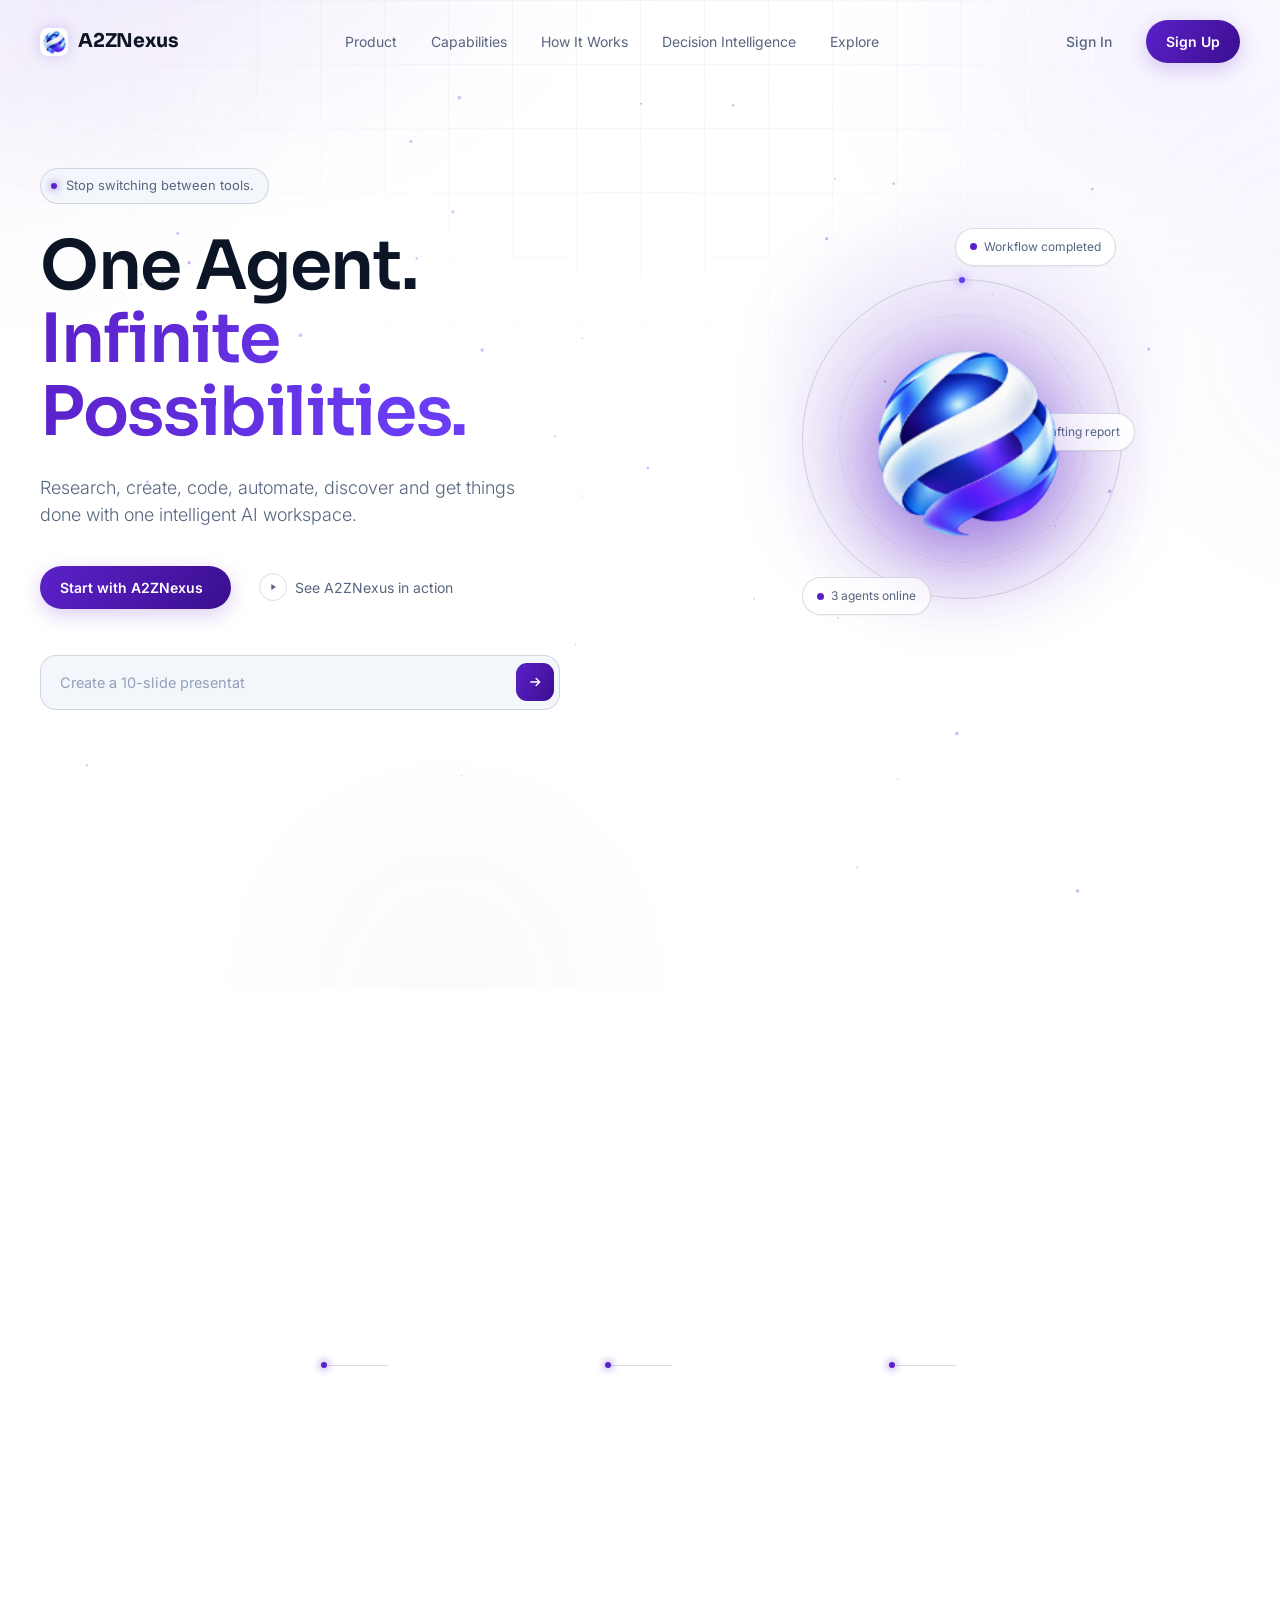
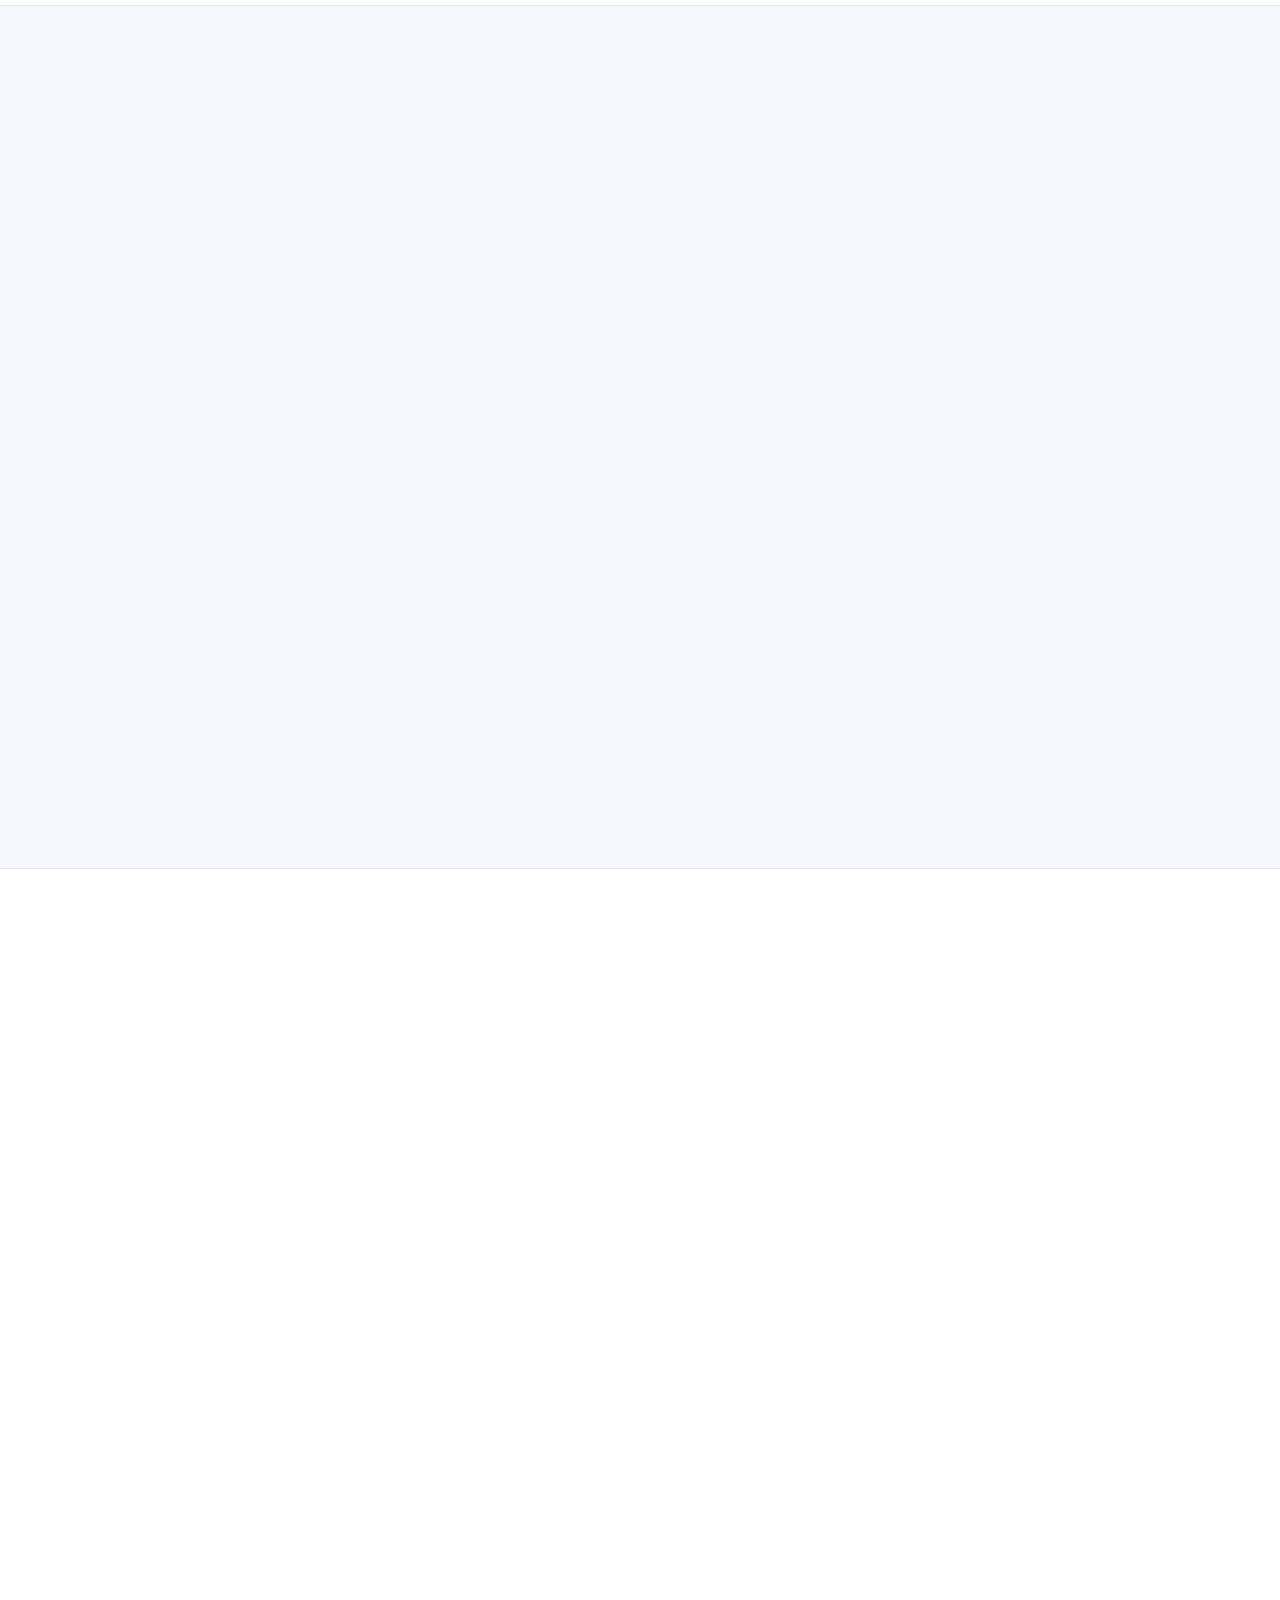
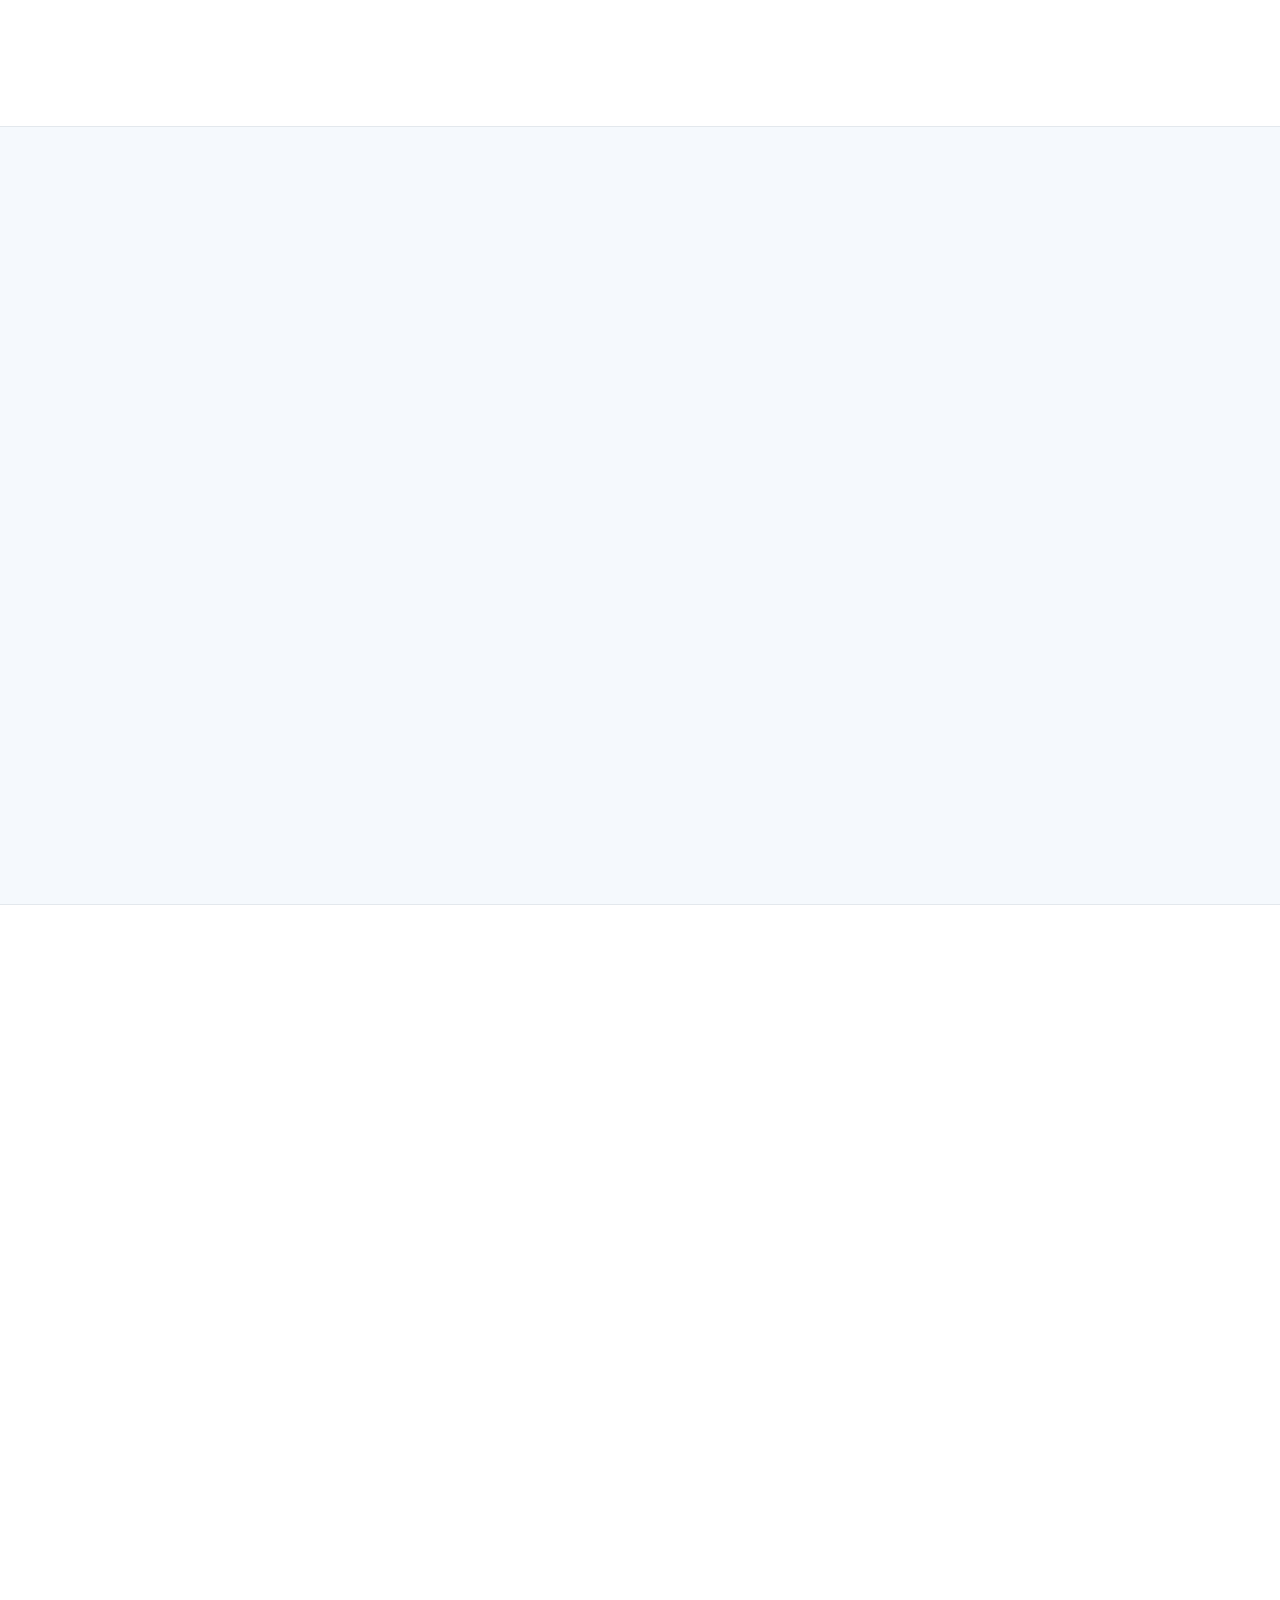
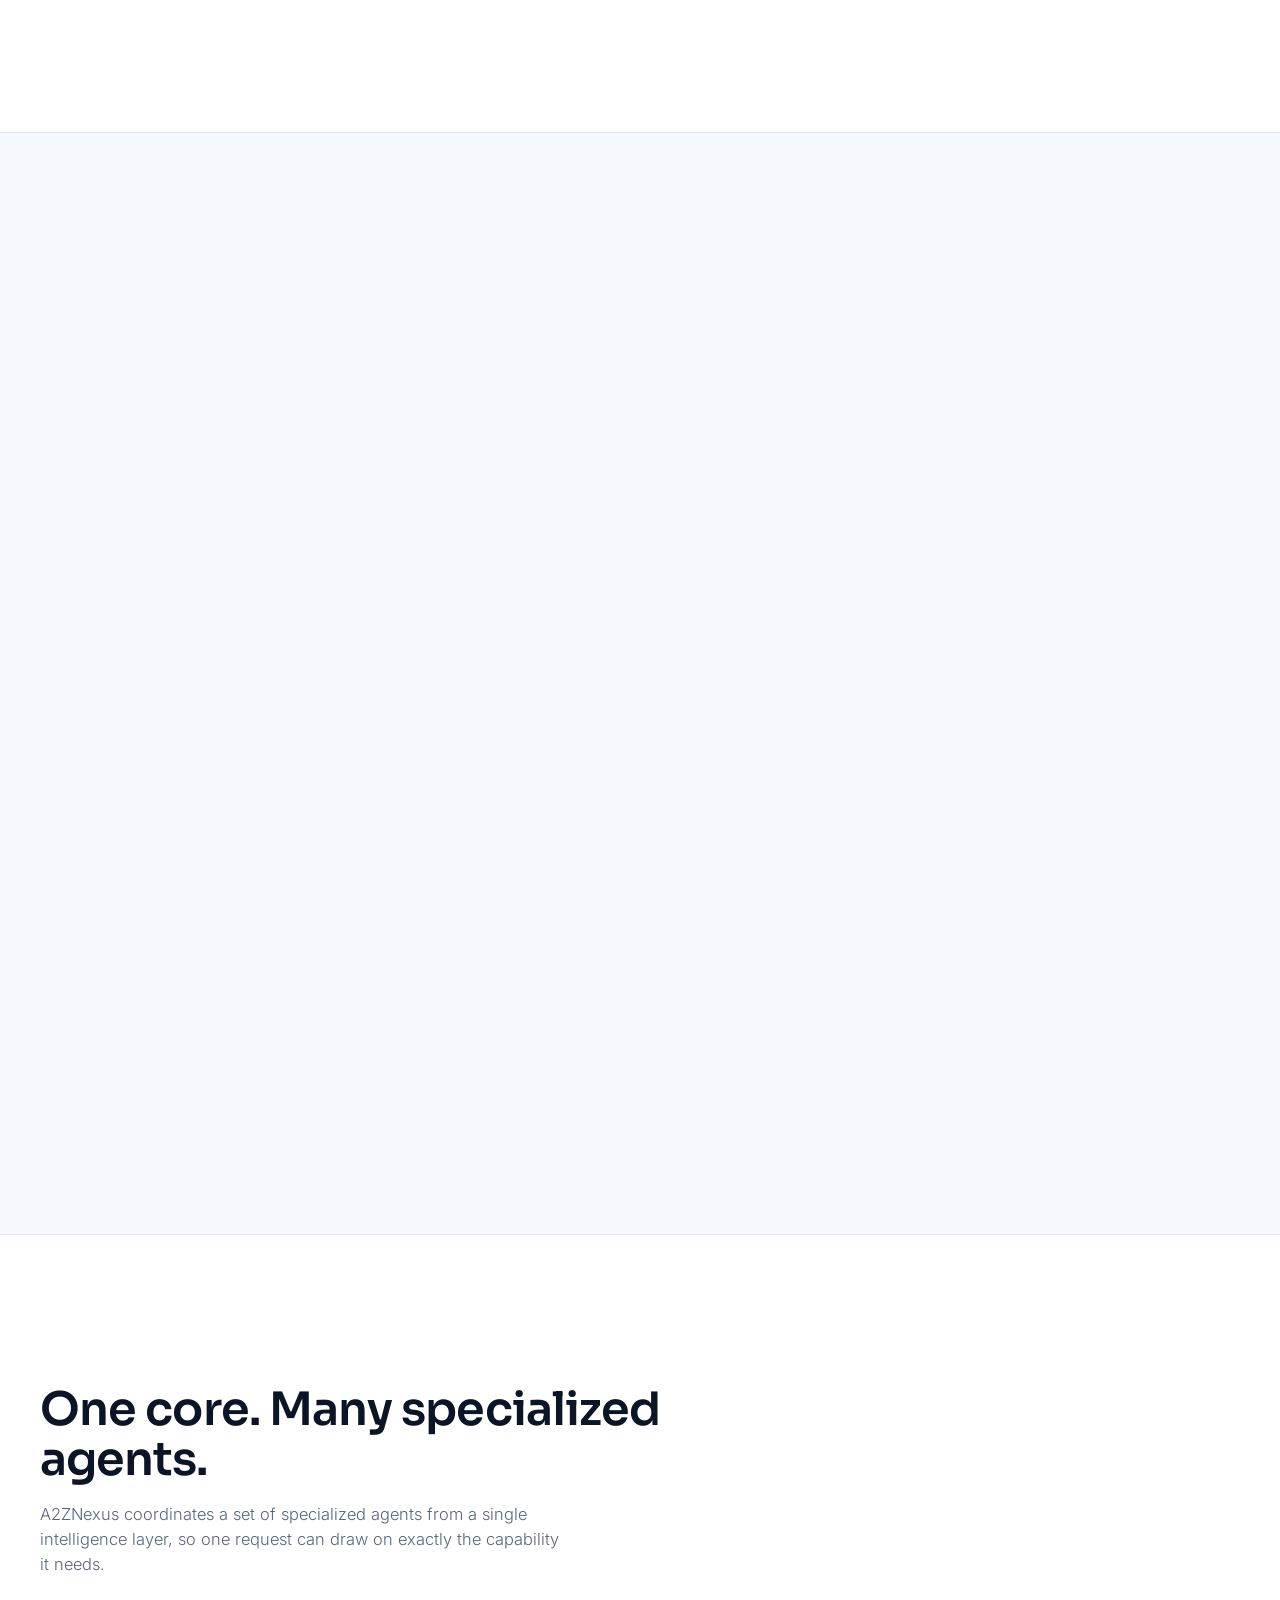
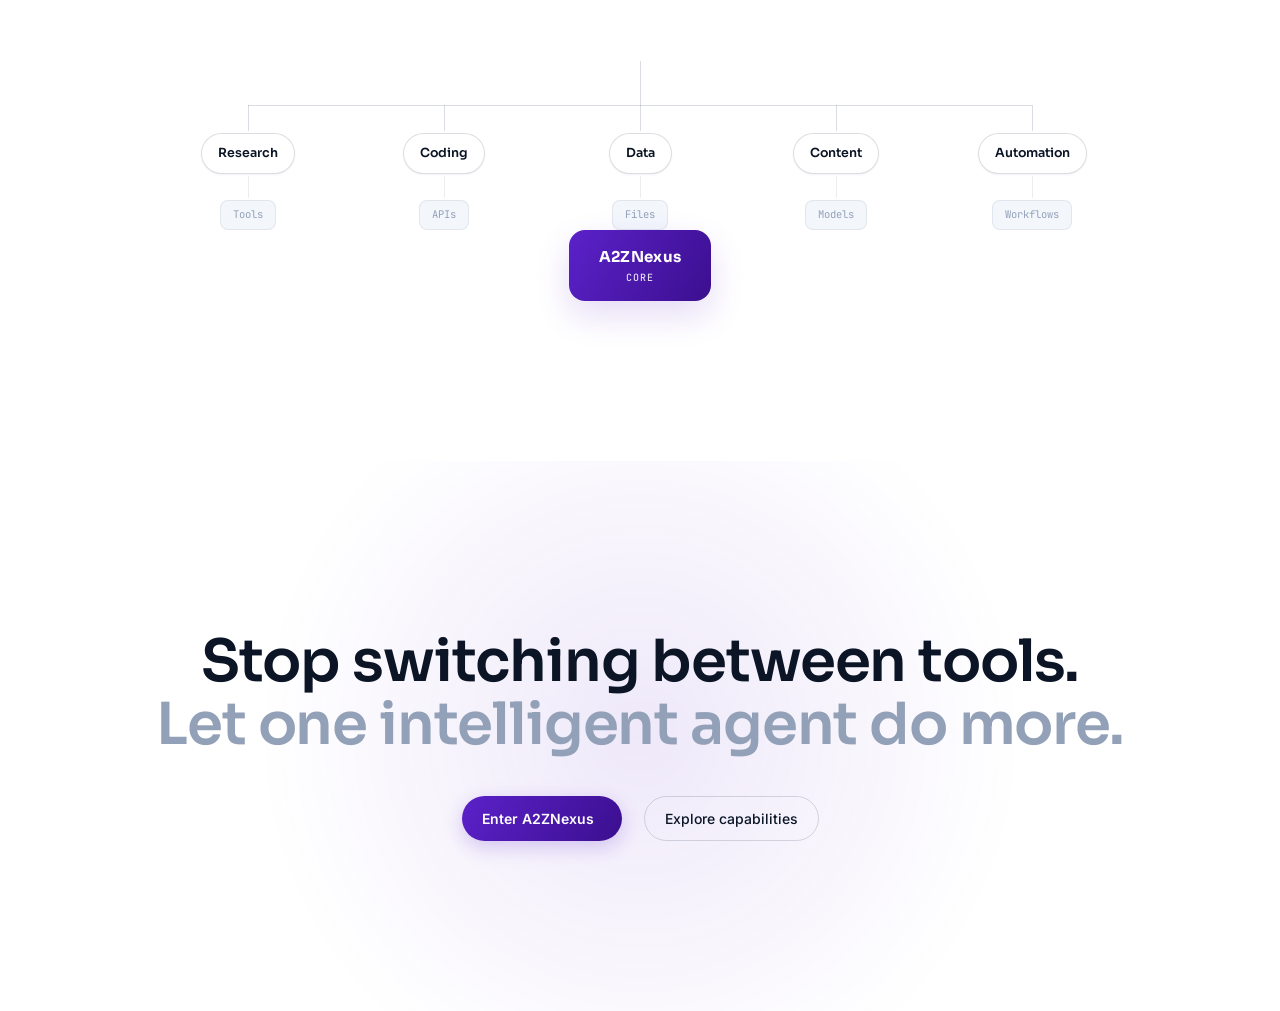
<file: index.html>
<!DOCTYPE html>
<html lang="en">
<head>
<meta charset="UTF-8">
<meta name="viewport" content="width=device-width, initial-scale=1.0">
<script>
/* smooth page-to-page navigation (index <-> login): detect an arrival from another page of this site */
(function(){
  var d=document.documentElement, internal=false;
  var vt=(typeof CSSViewTransitionRule!=='undefined')&&location.protocol!=='file:';
  try{ if(sessionStorage.getItem('a2z_nav')){ sessionStorage.removeItem('a2z_nav'); internal=true; } }catch(e){}
  try{ var r=document.referrer; if(r){ var u=new URL(r); if(u.origin===location.origin&&u.pathname!==location.pathname) internal=true; } }catch(e){}
  if(internal){ d.classList.add('no-splash'); if(!vt) d.classList.add('a2z-arrive'); }
})();
</script>
<title>A2ZNexus — One Agent. Infinite Possibilities.</title>
<link rel="icon" type="image/png" href="assets/brand/logo-mark.png">
<link rel="apple-touch-icon" href="assets/brand/logo-mark.png">
<link rel="preconnect" href="https://fonts.googleapis.com">
<link rel="preconnect" href="https://fonts.gstatic.com" crossorigin>
<link href="https://fonts.googleapis.com/css2?family=Sora:wght@300;400;500;600;700;800&family=Inter:wght@300;400;500;600&family=JetBrains+Mono:wght@400;500&display=swap" rel="stylesheet">
<style>
/* ============ TOKENS ============ */
:root{
  --bg:#ffffff;
  --bg-soft:#f5f9fd;
  --bg-panel:#ffffff;
  --bg-panel-2:#f3f7fc;
  --bg-dark:#0b1526;
  --line:rgba(13,29,56,0.08);
  --line-strong:rgba(13,29,56,0.15);
  --ink:#0b1526;
  --ink-dim:#57667e;
  --ink-faint:#93a1b8;
  --blue:#5b21c9;
  --blue-2:#6a3df5;
  --blue-deep:#3b0f8f;
  --blue-wash:rgba(91,33,201,0.08);
  --amber:#e08a2c;
  --radius-s:10px;
  --radius-m:16px;
  --radius-l:28px;
  --ease:cubic-bezier(.16,.84,.32,1);
  --dur-s:.35s;
  --dur-m:.7s;
  --dur-l:1.1s;
  --shadow-sm:0 1px 2px rgba(13,29,56,0.05);
  --shadow-md:0 16px 40px rgba(13,29,56,0.08);
  --shadow-blue:0 14px 34px rgba(91,33,201,0.16);
}
*{margin:0;padding:0;box-sizing:border-box;}
html{scroll-behavior:smooth;}
body{
  background:var(--bg);
  color:var(--ink);
  font-family:'Inter',sans-serif;
  font-weight:400;
  overflow-x:hidden;
  line-height:1.5;
  -webkit-font-smoothing:antialiased;
}
h1,h2,h3,h4,.display{
  font-family:'Sora',sans-serif;
  font-weight:600;
  letter-spacing:-0.02em;
  line-height:1.08;
}
a{color:inherit;text-decoration:none;}
button{font-family:inherit;cursor:pointer;border:none;background:none;color:inherit;}
img,svg{display:block;max-width:100%;}
.mono{font-family:'JetBrains Mono',monospace;}
::selection{background:var(--blue);color:#fff;}

.wrap{max-width:1280px;margin:0 auto;padding:0 40px;}
@media(max-width:820px){.wrap{padding:0 22px;}}

/* subtle background texture */
.field{
  position:fixed;inset:0;z-index:0;pointer-events:none;
  background:
    radial-gradient(700px 500px at 16% -8%, rgba(91,33,201,0.07), transparent 60%),
    radial-gradient(600px 480px at 92% 6%, rgba(106,61,245,0.06), transparent 60%);
}
.grid-lines{
  position:fixed;inset:0;z-index:0;pointer-events:none;opacity:.55;
  background-image:
    linear-gradient(to right, var(--line) 1px, transparent 1px),
    linear-gradient(to bottom, var(--line) 1px, transparent 1px);
  background-size:64px 64px;
  mask-image:radial-gradient(ellipse 900px 700px at 50% 0%, black, transparent 75%);
}

/* ambient blue fields, very light on white */
.aurora{position:fixed;inset:-10%;z-index:0;pointer-events:none;overflow:hidden;}
.aurora span{
  position:absolute;border-radius:50%;filter:blur(80px);
  opacity:.5;will-change:transform;
}
.aurora span:nth-child(1){
  width:44vw;height:44vw;top:-16%;left:-10%;
  background:radial-gradient(circle,rgba(91,33,201,0.14),transparent 68%);
  animation:aurora1 28s ease-in-out infinite;
}
.aurora span:nth-child(2){
  width:36vw;height:36vw;top:18%;right:-12%;
  background:radial-gradient(circle,rgba(106,61,245,0.13),transparent 68%);
  animation:aurora2 34s ease-in-out infinite;
}
.aurora span:nth-child(3){
  width:32vw;height:32vw;bottom:-18%;left:24%;
  background:radial-gradient(circle,rgba(23,65,184,0.08),transparent 68%);
  animation:aurora3 40s ease-in-out infinite;
}
@keyframes aurora1{0%,100%{transform:translate(0,0) scale(1);}25%{transform:translate(7vw,5vh) scale(1.12);}50%{transform:translate(3vw,12vh) scale(.94);}75%{transform:translate(-5vw,3vh) scale(1.04);}}
@keyframes aurora2{0%,100%{transform:translate(0,0) scale(1);}30%{transform:translate(-8vw,7vh) scale(1.08);}60%{transform:translate(-2vw,-5vh) scale(.92);}85%{transform:translate(4vw,3vh) scale(1.04);}}
@keyframes aurora3{0%,100%{transform:translate(0,0) scale(1);}35%{transform:translate(5vw,-7vh) scale(1.1);}65%{transform:translate(-4vw,-2vh) scale(.96);}}
@media(prefers-reduced-motion: reduce){ .aurora span{animation:none;} }

/* ============ NAV ============ */
header.nav{position:fixed;top:0;left:0;right:0;z-index:100;padding:20px 0;transition:background .4s var(--ease), border-color .4s var(--ease), padding .4s var(--ease);border-bottom:1px solid transparent;}
header.nav.scrolled{background:rgba(255,255,255,0.78);backdrop-filter:blur(14px) saturate(140%);border-bottom:1px solid var(--line);padding:14px 0;}
.nav-inner{display:flex;align-items:center;justify-content:space-between;}
.logo{display:flex;align-items:center;gap:10px;font-family:'Sora';font-weight:700;font-size:19px;letter-spacing:-0.01em;color:var(--ink);}
.logo-mark{width:28px;height:28px;border-radius:8px;position:relative;background:#ffffff url('assets/brand/logo-mark.png') center/contain no-repeat;box-shadow:0 0 14px rgba(106,61,245,0.22);transition:transform .4s var(--ease), box-shadow .4s;}
.logo:hover .logo-mark{transform:scale(1.15) rotate(10deg);box-shadow:0 0 24px rgba(91,33,201,0.5);}
.nav-links{display:flex;gap:34px;font-size:14px;color:var(--ink-dim);}
.nav-links a{position:relative;transition:color .25s;padding:4px 0;}
.nav-links a:hover{color:var(--ink);}
.nav-links a::after{content:'';position:absolute;left:0;bottom:0;width:0;height:1px;background:var(--blue);transition:width .3s var(--ease);}
.nav-links a:hover::after{width:100%;}
.nav-actions{display:flex;align-items:center;gap:14px;}
@media(max-width:900px){.nav-links{display:none;}}

.btn{position:relative;display:inline-flex;align-items:center;gap:8px;padding:11px 20px;border-radius:100px;font-size:14px;font-weight:500;transition:transform .2s var(--ease), box-shadow .2s var(--ease);white-space:nowrap;}
.btn-ghost{color:var(--ink-dim);}
.btn-ghost:hover{color:var(--ink);}
.btn-solid{background:linear-gradient(120deg,var(--blue),var(--blue-deep));color:#fff;font-weight:600;box-shadow:0 6px 20px rgba(91,33,201,0.22);}
.btn-solid:hover{box-shadow:0 10px 30px rgba(91,33,201,0.32);transform:translateY(-1px);}
.btn-outline{border:1px solid var(--line-strong);color:var(--ink);}
.btn-outline:hover{border-color:var(--blue);color:var(--blue-deep);}

/* ============ HERO ============ */
.hero{position:relative;padding:168px 0 110px;z-index:1;}
.hero-grid{display:grid;grid-template-columns:1.05fr 1fr;gap:60px;align-items:center;}
@media(max-width:980px){.hero-grid{grid-template-columns:1fr;} .hero{padding:140px 0 70px;}}
.eyebrow{display:inline-flex;align-items:center;gap:9px;font-size:13px;color:var(--ink-dim);border:1px solid var(--line-strong);padding:7px 14px 7px 10px;border-radius:100px;background:var(--bg-panel-2);}
.eyebrow .dot{width:6px;height:6px;border-radius:50%;background:var(--blue);box-shadow:0 0 8px var(--blue);flex-shrink:0;}
h1{font-size:clamp(40px,5.6vw,68px);margin-top:26px;color:var(--ink);}
h1 .line2{display:block;background:linear-gradient(100deg,var(--blue),var(--blue-2) 65%);-webkit-background-clip:text;background-clip:text;color:transparent;}
.hero-sub{margin-top:24px;font-size:18px;color:var(--ink-dim);max-width:480px;font-weight:300;}
.hero-ctas{display:flex;align-items:center;gap:28px;margin-top:38px;flex-wrap:wrap;}
.link-underline{font-size:14px;color:var(--ink-dim);position:relative;display:inline-flex;align-items:center;gap:8px;}
.link-underline:hover{color:var(--ink);}
.link-underline .play{width:28px;height:28px;border-radius:50%;border:1px solid var(--line-strong);display:flex;align-items:center;justify-content:center;transition:border-color .25s,transform .25s;}
.link-underline:hover .play{border-color:var(--blue);transform:scale(1.08);color:var(--blue);}

.command-box{margin-top:46px;max-width:520px;border:1px solid var(--line-strong);border-radius:16px;background:var(--bg-panel-2);padding:5px;display:flex;align-items:center;gap:10px;transition:border-color .3s, box-shadow .3s;}
.command-box:focus-within{border-color:var(--blue);box-shadow:0 0 0 4px var(--blue-wash);}
.command-box input{flex:1;background:none;border:none;color:var(--ink);font-size:14.5px;padding:13px 6px 13px 14px;outline:none;font-family:'Inter';}
.command-box input::placeholder{color:var(--ink-faint);}
.command-send{width:38px;height:38px;border-radius:11px;background:linear-gradient(120deg,var(--blue),var(--blue-deep));color:#fff;display:flex;align-items:center;justify-content:center;flex-shrink:0;transition:transform .2s var(--ease);}
.command-send:hover{transform:scale(1.06);}
.command-send svg{width:16px;height:16px;}

/* ============ HERO FLOATING LOGO ============ */
.hero-visual{position:relative;max-width:520px;min-height:440px;margin:0 auto;display:flex;align-items:center;justify-content:center;}
.logo-glow{position:absolute;inset:-30px;background:radial-gradient(circle at 50% 45%, rgba(91,33,201,0.22), transparent 68%);filter:blur(22px);pointer-events:none;z-index:0;animation:glowPulse 6s ease-in-out infinite;}
@keyframes glowPulse{0%,100%{opacity:.7;transform:scale(1);}50%{opacity:1;transform:scale(1.1);}}
@media(prefers-reduced-motion:reduce){.logo-glow{animation:none;}}

.logo-stage{position:relative;width:320px;height:320px;display:flex;align-items:center;justify-content:center;z-index:1;transition:transform .3s var(--ease);}
.logo-ring{position:absolute;border-radius:50%;border:1px solid var(--line-strong);pointer-events:none;}
.logo-ring.ring-a{inset:0;animation:spinSlow 22s linear infinite;}
.logo-ring.ring-a::after{content:'';position:absolute;top:-3px;left:calc(50% - 3px);width:6px;height:6px;border-radius:50%;background:var(--blue-2);box-shadow:0 0 10px var(--blue-2);}
.logo-ring.ring-b{inset:36px;border-style:dashed;opacity:.55;animation:spinSlow 30s linear infinite reverse;}
@keyframes spinSlow{to{transform:rotate(360deg);}}
@media(prefers-reduced-motion:reduce){.logo-ring{animation:none;}}

.hero-logo-mark{width:230px;height:230px;object-fit:contain;filter:drop-shadow(0 20px 44px rgba(91,33,201,0.4));animation:logoFloat 5s ease-in-out infinite;animation-play-state:paused;opacity:0;transition:opacity .8s var(--ease);}
body.loaded .hero-logo-mark{animation-play-state:running;opacity:1;}
@keyframes logoFloat{0%,100%{transform:translateY(0) scale(1);}50%{transform:translateY(-18px) scale(1.05);}}
@media(prefers-reduced-motion:reduce){.hero-logo-mark{animation:none;}}

.dash-float{position:absolute;display:flex;align-items:center;gap:7px;padding:9px 14px;border-radius:100px;background:#fff;border:1px solid var(--line-strong);box-shadow:var(--shadow-sm);font-size:12px;color:var(--ink-dim);white-space:nowrap;animation:floatChip 6s ease-in-out infinite;z-index:2;}
.dash-float::before{content:'';width:7px;height:7px;border-radius:50%;background:var(--blue);flex-shrink:0;}
.dash-float.no-dot::before{display:none;}
.dash-float-1{top:2%;right:2%;animation-delay:0s;}
.dash-float-2{bottom:10%;left:0%;animation-delay:2.4s;}
.dash-float-3{top:44%;right:-4%;animation-delay:1.2s;}
.typing-dots{display:flex;gap:3px;}
.typing-dots i{width:4px;height:4px;border-radius:50%;background:var(--blue);animation:typingBounce 1.1s ease-in-out infinite;}
.typing-dots i:nth-child(2){animation-delay:.15s;}
.typing-dots i:nth-child(3){animation-delay:.3s;}
@keyframes typingBounce{0%,60%,100%{transform:translateY(0);opacity:.5;}30%{transform:translateY(-3px);opacity:1;}}
@keyframes floatChip{0%,100%{transform:translateY(0);}50%{transform:translateY(-9px);}}
@media(max-width:980px){.hero-visual{max-width:400px;min-height:340px;margin-top:24px;}.logo-stage{width:240px;height:240px;}.hero-logo-mark{width:170px;height:170px;}.dash-float{display:none;}}
@media(prefers-reduced-motion:reduce){.dash-float{animation:none;}.typing-dots i{animation:none;}}

/* ============ SECTION SHELL ============ */
.section{position:relative;padding:150px 0;z-index:1;}
@media(max-width:820px){.section{padding:96px 0;}}
.section-head{max-width:640px;margin-bottom:64px;}
.section-tag{font-size:13px;color:var(--blue-deep);font-family:'JetBrains Mono';margin-bottom:16px;display:block;}
.section-head h2{font-size:clamp(30px,3.6vw,46px);}
.section-head p{margin-top:18px;color:var(--ink-dim);font-size:16.5px;max-width:520px;font-weight:300;}
.section-alt{background:var(--bg-soft);border-top:1px solid var(--line);border-bottom:1px solid var(--line);}

/* ============ SECTION 01 · WORKFLOW AUTOMATION ============ */
.flow-stage{display:flex;align-items:stretch;gap:0;flex-wrap:wrap;justify-content:center;}
.flow-node{
  width:220px;padding:22px 20px;border-radius:16px;background:var(--bg-panel-2);border:1px solid var(--line);
  transition:border-color .4s var(--ease), background .4s var(--ease), transform .4s var(--ease);
}
.flow-node .flow-icon{width:34px;height:34px;border-radius:10px;background:rgba(91,33,201,0.08);color:var(--blue);display:flex;align-items:center;justify-content:center;margin-bottom:14px;}
.flow-node .flow-icon svg{width:17px;height:17px;}
.flow-node .flow-label{font-family:'Sora';font-weight:600;font-size:14.5px;color:var(--ink);}
.flow-node .flow-sub{font-size:12.5px;color:var(--ink-faint);margin-top:8px;line-height:1.5;}
.flow-node.active{border-color:var(--blue);background:#fff;box-shadow:var(--shadow-blue);transform:translateY(-4px);}
.flow-node.active .flow-icon{background:var(--blue);color:#fff;}
.flow-connector{width:64px;display:flex;align-items:center;justify-content:center;position:relative;flex-shrink:0;}
.flow-connector .fc-line{width:100%;height:1px;background:var(--line-strong);position:relative;}
.flow-connector .fc-dot{position:absolute;top:50%;left:0;width:6px;height:6px;border-radius:50%;background:var(--blue);box-shadow:0 0 8px var(--blue);transform:translate(-50%,-50%);animation:flowTravel 3.2s linear infinite;}
@keyframes flowTravel{0%{left:0;opacity:0;}10%{opacity:1;}90%{opacity:1;}100%{left:100%;opacity:0;}}
@media(max-width:900px){.flow-stage{flex-direction:column;align-items:center;}.flow-connector{width:1px;height:38px;}.flow-connector .fc-line{width:1px;height:100%;}.flow-connector .fc-dot{top:0;left:50%;animation:flowTravelV 3.2s linear infinite;}}
@keyframes flowTravelV{0%{top:0;opacity:0;}10%{opacity:1;}90%{opacity:1;}100%{top:100%;opacity:0;}}
@media(prefers-reduced-motion:reduce){.flow-connector .fc-dot{animation:none;opacity:.9;}}

/* ============ EDIT SECTION ============ */
.edit-flow{display:flex;flex-wrap:wrap;gap:12px;align-items:center;}
.edit-chip{padding:12px 18px;border-radius:100px;border:1px solid var(--line);font-size:13.5px;color:var(--ink-dim);background:var(--bg-panel-2);transition:all .3s;}
.edit-chip.hot{color:#fff;border-color:var(--blue);background:linear-gradient(120deg,var(--blue),var(--blue-deep));}
.edit-arrow-sm{color:var(--ink-faint);font-size:13px;}

.chat-demo{margin-top:44px;border:1px solid var(--line);border-radius:20px;background:var(--bg-panel-2);padding:26px;max-width:640px;}

/* ---- Create.Edit.Reuse layout + floating file badges ---- */
.edit-grid{display:grid;grid-template-columns:1.1fr .9fr;gap:40px;align-items:center;}
@media(max-width:980px){.edit-grid{grid-template-columns:1fr;}}
.edit-right{position:relative;display:flex;align-items:center;justify-content:center;min-height:380px;}
@media(max-width:980px){.edit-right{min-height:300px;margin-top:20px;}}
.file-orbit{position:relative;width:100%;max-width:360px;aspect-ratio:1/1;margin:0 auto;}
.file-orbit-rings{position:absolute;inset:0;width:100%;height:100%;opacity:.5;}
.file-orbit-rings circle{fill:none;stroke:var(--line-strong);stroke-width:1;stroke-dasharray:3 7;}
.file-core{position:absolute;top:50%;left:50%;transform:translate(-50%,-50%);width:92px;height:92px;border-radius:50%;background:linear-gradient(135deg,var(--blue),var(--blue-deep));display:flex;align-items:center;justify-content:center;box-shadow:0 0 0 8px rgba(91,33,201,0.08),0 14px 34px rgba(91,33,201,0.28);animation:coreGlow 4s ease-in-out infinite;z-index:2;}
.file-core span{font-family:'Sora';font-weight:700;font-size:10.5px;color:#fff;letter-spacing:.02em;}
@keyframes coreGlow{0%,100%{box-shadow:0 0 0 8px rgba(91,33,201,0.08),0 14px 34px rgba(91,33,201,0.28);}50%{box-shadow:0 0 0 14px rgba(91,33,201,0.05),0 18px 40px rgba(91,33,201,0.34);}}

.file-badge{position:absolute;display:flex;flex-direction:column;align-items:center;gap:6px;animation:fileFloat 6s ease-in-out infinite;z-index:1;}
.fb-icon{width:50px;height:50px;border-radius:14px;display:flex;align-items:center;justify-content:center;box-shadow:var(--shadow-md);}
.fb-icon svg{width:24px;height:24px;}
.fb-label{font-family:'JetBrains Mono';font-size:10px;letter-spacing:.03em;color:var(--ink-faint);}
.fb-pdf .fb-icon{background:linear-gradient(135deg,#f0563f,#c8351f);}
.fb-ppt .fb-icon{background:linear-gradient(135deg,#e08a2c,#c96c14);}
.fb-png .fb-icon{background:linear-gradient(135deg,#7c5cff,#4f33c9);}
.fb-doc .fb-icon{background:linear-gradient(135deg,#5b21c9,#3b0f8f);}
.fb-xls .fb-icon{background:linear-gradient(135deg,#1fa971,#127a51);}
.fb-csv .fb-icon{background:linear-gradient(135deg,#6a3df5,#5b21c9);}
.file-badge:nth-of-type(1){animation-delay:0s;}
.fb-pdf{animation-delay:.2s;}
.fb-ppt{animation-delay:1.1s;}
.fb-png{animation-delay:2s;}
.fb-doc{animation-delay:.7s;}
.fb-xls{animation-delay:1.6s;}
.fb-csv{animation-delay:2.5s;}
@keyframes fileFloat{0%,100%{transform:translateY(0) rotate(0deg);}50%{transform:translateY(-14px) rotate(-2deg);}}
@media(max-width:620px){.file-badge{transform:scale(.82);}.fb-icon{width:42px;height:42px;}}
@media(prefers-reduced-motion:reduce){.file-badge,.file-core{animation:none;}}
.chat-line{display:flex;gap:12px;margin-bottom:18px;align-items:flex-start;}
.chat-line:last-child{margin-bottom:0;}
.chat-avatar{width:26px;height:26px;border-radius:8px;flex-shrink:0;display:flex;align-items:center;justify-content:center;font-size:10px;font-family:'Sora';font-weight:700;}
.chat-avatar.user{background:var(--line-strong);color:var(--ink-dim);}
.chat-avatar.ai{background:linear-gradient(135deg,var(--blue),var(--blue-2));color:#fff;}
.chat-bubble{font-size:14.5px;color:var(--ink-dim);padding-top:3px;}
.chat-bubble.ai-text{color:var(--ink);}

/* ============ CODE SECTION ============ */
.code-shell{border:1px solid var(--line);border-radius:18px;overflow:hidden;background:var(--bg-dark);max-width:720px;box-shadow:var(--shadow-md);}
.code-tabs{display:flex;gap:2px;padding:12px 12px 0;overflow-x:auto;}
.code-tab{padding:9px 16px;font-size:12.5px;font-family:'JetBrains Mono';color:#7c8aa8;border-radius:8px 8px 0 0;transition:color .25s,background .25s;white-space:nowrap;}
.code-tab.active{color:var(--blue-2);background:#101a30;}
.code-body{padding:22px 24px;font-family:'JetBrains Mono';font-size:13px;line-height:1.75;color:#dbe2f0;min-height:190px;border-top:1px solid rgba(255,255,255,0.08);background:#101a30;}
.code-body .cm{color:#7c8aa8;}
.code-body .kw{color:#a78bfa;}
.code-body .fn{color:var(--blue-2);}
.code-body .str{color:#fbbf6a;}
.code-actions{display:flex;gap:10px;padding:14px 24px;border-top:1px solid rgba(255,255,255,0.08);flex-wrap:wrap;}
.mini-pill{font-size:11.5px;padding:6px 12px;border-radius:100px;border:1px solid rgba(255,255,255,0.12);color:#96a2bd;}

/* ============ SECTION 04 · DECISION INTELLIGENCE ============ */
.career-grid{display:grid;grid-template-columns:1fr 1fr;gap:34px;align-items:center;}
@media(max-width:900px){.career-grid{grid-template-columns:1fr;}}
.career-chat-col{display:flex;flex-direction:column;justify-content:center;}
.career-chat-col .chat-demo{margin-top:0;}
.match-card{border:1px solid var(--line-strong);border-radius:20px;background:#fff;padding:26px;box-shadow:var(--shadow-md);}
.match-top{display:flex;justify-content:space-between;align-items:flex-start;margin-bottom:16px;}
.match-tag{font-size:11px;font-family:'JetBrains Mono';color:var(--blue-deep);letter-spacing:.03em;}
.match-score{font-family:'Sora';font-weight:700;font-size:26px;}
.match-score span{font-size:13px;color:var(--ink-faint);font-weight:400;}
.match-role{font-size:17px;font-family:'Sora';font-weight:600;margin-bottom:14px;}
.tag-row{display:flex;flex-wrap:wrap;gap:8px;margin-bottom:18px;}
.tag-row .t{font-size:12px;color:var(--ink-dim);display:flex;align-items:center;gap:5px;}
.tag-row .t svg{width:12px;height:12px;color:var(--blue);}
.match-footer{display:flex;justify-content:space-between;align-items:center;padding-top:16px;border-top:1px solid var(--line);}
.deadline{font-size:12.5px;color:var(--amber);}
.mini-btn{font-size:12.5px;padding:8px 16px;border-radius:100px;border:1px solid var(--line-strong);transition:border-color .25s,color .25s;}
.mini-btn:hover{border-color:var(--blue);color:var(--blue-deep);}


/* ============ AUTOMATION SECTION ============ */
.auto-grid{display:grid;grid-template-columns:1fr 1fr;gap:60px;}
@media(max-width:900px){.auto-grid{grid-template-columns:1fr;}}
.reminder-line{display:flex;align-items:center;gap:16px;margin-top:36px;}
.reminder-time{font-family:'Sora';font-weight:700;font-size:28px;}
.reminder-dot-line{flex:1;height:1px;background:var(--line-strong);position:relative;}
.reminder-dot-line::after{content:'';position:absolute;left:0;top:50%;width:8px;height:8px;border-radius:50%;background:var(--blue);transform:translateY(-50%);box-shadow:0 0 10px var(--blue);}
.bell{width:34px;height:34px;border-radius:50%;border:1px solid var(--line-strong);display:flex;align-items:center;justify-content:center;flex-shrink:0;}
.bell svg{width:15px;height:15px;color:var(--amber);}
.rule-card{border:1px solid var(--line);border-radius:14px;padding:18px 20px;background:var(--bg-panel-2);margin-bottom:12px;}
.rule-when,.rule-then{display:flex;gap:10px;font-size:13.5px;}
.rule-label{font-family:'JetBrains Mono';font-size:10.5px;color:var(--ink-faint);width:44px;flex-shrink:0;padding-top:2px;}
.rule-then{margin-top:8px;color:var(--ink-dim);}
.rule-when{color:var(--ink);}

/* ============ CAPABILITIES GRID ============ */
.cap-grid{display:grid;grid-template-columns:repeat(4,1fr);gap:1px;background:var(--line);border:1px solid var(--line);border-radius:20px;overflow:hidden;}
@media(max-width:900px){.cap-grid{grid-template-columns:repeat(2,1fr);}}
@media(max-width:520px){.cap-grid{grid-template-columns:1fr;}}
.cap-card{background:#fff;padding:28px 24px;position:relative;overflow:hidden;min-height:172px;transition:background .35s;}
.cap-card:hover{background:var(--bg-panel-2);}
.cap-card h4{font-size:15px;font-family:'Sora';font-weight:600;margin-top:44px;position:relative;z-index:2;}
.cap-card p{font-size:12.5px;color:var(--ink-faint);margin-top:6px;position:relative;z-index:2;line-height:1.5;}
.cap-card::before{content:"";position:absolute;top:10px;left:10px;width:90px;height:90px;border-radius:50%;background:radial-gradient(circle,rgba(91,33,201,0.10),transparent 70%);filter:blur(4px);opacity:.6;pointer-events:none;z-index:1;transition:opacity .5s var(--ease),transform .6s var(--ease);}
.cap-card:hover::before{opacity:1;transform:scale(1.25) translate(4px,4px);}
.cap-card::after{content:"";position:absolute;top:0;left:-60%;width:40%;height:100%;background:linear-gradient(115deg,transparent,rgba(91,33,201,0.06),transparent);transform:skewX(-18deg);pointer-events:none;z-index:1;transition:left .85s cubic-bezier(.2,.8,.2,1);}
.cap-card:hover::after{left:130%;}

/* ---- capability logo badges (flip in/out on hover) ---- */
.cap-logo-wrap{position:absolute;top:24px;left:24px;width:48px;height:48px;z-index:2;perspective:700px;}
.cap-logo-inner{position:relative;width:100%;height:100%;transform-style:preserve-3d;transition:transform .65s cubic-bezier(.4,.15,.2,1);}
.cap-card:hover .cap-logo-inner{transform:rotateY(180deg) scale(1.06);}
.cap-logo-face{position:absolute;inset:0;backface-visibility:hidden;border-radius:14px;display:flex;align-items:center;justify-content:center;box-shadow:0 8px 18px rgba(13,29,56,0.14);transition:box-shadow .35s;}
.cap-card:hover .cap-logo-face{box-shadow:0 12px 26px rgba(13,29,56,0.22);}
.cap-logo-face svg{width:24px;height:24px;}
.cap-logo-face.back{transform:rotateY(180deg);}
.cl-research .front,.cl-research .back{background:linear-gradient(135deg,#5b21c9,#3b0f8f);}
.cl-documents .front,.cl-documents .back{background:linear-gradient(135deg,#6a3df5,#5b21c9);}
.cl-presentations .front,.cl-presentations .back{background:linear-gradient(135deg,#e08a2c,#c96c14);}
.cl-video .front,.cl-video .back{background:linear-gradient(135deg,#ef4a63,#b8203f);}
.cl-images .front,.cl-images .back{background:linear-gradient(135deg,#8b5cf6,#5b32c9);}
.cl-coding .front,.cl-coding .back{background:linear-gradient(135deg,#334155,#0b1526);}
.cl-career .front,.cl-career .back{background:linear-gradient(135deg,#1fa971,#0e7a51);}
.cl-automation .front,.cl-automation .back{background:linear-gradient(135deg,#06b6d4,#0e7490);}
.cl-reminders .front,.cl-reminders .back{background:linear-gradient(135deg,#e08a2c,#a9600f);}
.cl-data .front,.cl-data .back{background:linear-gradient(135deg,#14b8a6,#0f766e);}
.cl-learning .front,.cl-learning .back{background:linear-gradient(135deg,#a78bfa,#6d28d9);}
.cl-communication .front,.cl-communication .back{background:linear-gradient(135deg,#38bdf8,#1d6fb8);}
.cap-logo-wrap .ping{position:absolute;inset:-6px;border-radius:16px;border:1px solid var(--blue);opacity:0;animation:ping 3.6s ease-out infinite;pointer-events:none;z-index:-1;}
.cap-card:nth-child(3n+1) .cap-logo-wrap .ping{animation-delay:.2s;}
.cap-card:nth-child(3n+2) .cap-logo-wrap .ping{animation-delay:1.4s;}
.cap-card:nth-child(3n+3) .cap-logo-wrap .ping{animation-delay:2.6s;}
@keyframes ping{0%{transform:scale(.85);opacity:.5;}80%,100%{transform:scale(1.35);opacity:0;}}
@media(prefers-reduced-motion:reduce){.cap-logo-inner{transition:none;}.cap-card:hover .cap-logo-inner{transform:none;}.cap-logo-wrap .ping{animation:none;}}



/* ============ SECTION 07 · AGENT ARCHITECTURE ============ */
.arch-wrap{display:flex;flex-direction:column;align-items:center;padding:20px 0 10px;}
.arch-core{
  padding:16px 30px;border-radius:16px;background:linear-gradient(120deg,var(--blue),var(--blue-deep));color:#fff;
  font-family:'Sora';font-weight:700;font-size:15px;letter-spacing:.02em;box-shadow:var(--shadow-blue);
  position:relative;z-index:2;text-align:center;
  opacity:0;transform:scale(.85);transition:opacity .6s var(--ease) .55s, transform .6s var(--ease) .55s;
}
.arch-core span{display:block;font-size:10px;font-weight:500;font-family:'JetBrains Mono';letter-spacing:.08em;opacity:.85;margin-top:2px;}
.arch-wrap.in .arch-core{opacity:1;transform:scale(1);}

.arch-trunk{width:1px;height:44px;background:var(--line-strong);position:relative;overflow:visible;}
.arch-trunk i{position:absolute;left:50%;top:0;width:6px;height:6px;border-radius:50%;background:var(--blue);transform:translateX(-50%);box-shadow:0 0 8px var(--blue);opacity:0;}
.arch-wrap.in .arch-trunk i{animation:archPulseDown 2.6s ease-in-out infinite .9s;}
@keyframes archPulseDown{0%{top:0;opacity:0;}15%{opacity:1;}90%{opacity:1;}100%{top:100%;opacity:0;}}

.arch-branches{display:flex;gap:0;width:100%;max-width:980px;position:relative;}
.arch-branches::before{content:'';position:absolute;top:0;left:10%;right:10%;height:1px;background:var(--line-strong);}
.arch-branch{flex:1;display:flex;flex-direction:column;align-items:center;padding-top:0;position:relative;
  opacity:0;transform:translateY(-14px);transition:opacity .55s var(--ease), transform .55s var(--ease);
}
.arch-wrap.in .arch-branch{opacity:1;transform:translateY(0);}
.arch-branch:nth-child(1){transition-delay:.05s;}
.arch-branch:nth-child(2){transition-delay:.15s;}
.arch-branch:nth-child(3){transition-delay:.25s;}
.arch-branch:nth-child(4){transition-delay:.35s;}
.arch-branch:nth-child(5){transition-delay:.45s;}
.arch-stub{width:1px;height:26px;background:var(--line-strong);}
.arch-node{margin-top:2px;padding:10px 16px;border-radius:100px;border:1px solid var(--line-strong);background:#fff;font-family:'Sora';font-weight:600;font-size:12.5px;color:var(--ink);box-shadow:var(--shadow-sm);white-space:nowrap;}
.arch-stub2{width:1px;height:22px;background:var(--line);margin-top:2px;}
.arch-tool{margin-top:2px;padding:6px 12px;border-radius:8px;background:var(--bg-panel-2);border:1px solid var(--line);font-family:'JetBrains Mono';font-size:10.5px;color:var(--ink-faint);}

@media(max-width:900px){
  .arch-branches{flex-direction:column;gap:22px;max-width:340px;}
  .arch-branches::before{display:none;}
  .arch-branch{flex-direction:row;align-items:center;gap:14px;transform:translateX(-14px);}
  .arch-wrap.in .arch-branch{transform:translateX(0);}
  .arch-stub{width:26px;height:1px;}
  .arch-stub2{width:22px;height:1px;margin-top:0;}
  .arch-trunk{height:30px;}
}
@media(prefers-reduced-motion:reduce){.arch-core,.arch-branch{transition:opacity .3s linear;transform:none!important;}.arch-trunk i{animation:none;}}

/* ============ FINAL CTA ============ */
.final-cta{text-align:center;padding:170px 0;position:relative;overflow:hidden;}
.final-cta::before{content:'';position:absolute;top:50%;left:50%;width:900px;height:900px;background:radial-gradient(circle, rgba(91,33,201,0.10), transparent 60%);transform:translate(-50%,-50%);animation:breathe 8s ease-in-out infinite;}
@keyframes breathe{0%,100%{opacity:.7;transform:translate(-50%,-50%) scale(1);}50%{opacity:1;transform:translate(-50%,-50%) scale(1.08);}}
.final-cta h2{font-size:clamp(32px,5vw,58px);position:relative;}
.final-cta h2 .fade{color:var(--ink-faint);}
.final-cta .ctas{display:flex;justify-content:center;gap:22px;margin-top:40px;flex-wrap:wrap;position:relative;}

/* page-transition overlay (navigating to another page) */
.transition-overlay{position:fixed;inset:0;z-index:10000;background:var(--bg);display:flex;align-items:center;justify-content:center;opacity:0;pointer-events:none;transition:opacity .5s var(--ease);}
.transition-overlay.active{opacity:1;pointer-events:all;}
.transition-overlay .logo-mark{width:52px;height:52px;border-radius:14px;transform:scale(.6);transition:transform .6s var(--ease);}
.transition-overlay.active .logo-mark{transform:scale(1);animation:overlayLogoFloat 1.6s ease-in-out .6s infinite;}
@keyframes overlayLogoFloat{0%,100%{transform:scale(1) translateY(0);}50%{transform:scale(1.08) translateY(-8px);}}

@media(prefers-reduced-motion:reduce){.transition-overlay .logo-mark{animation:none;}}

/* ============ GLOBAL SCROLL ANIMATION SYSTEM ============ */
.particle-canvas{position:fixed;inset:0;z-index:0;pointer-events:none;}
@media(hover:none),(pointer:coarse){.particle-canvas{display:none;}}

.cursor-spotlight{position:fixed;top:0;left:0;width:640px;height:640px;background:radial-gradient(circle, rgba(91,33,201,0.05), rgba(106,61,245,0.04) 42%, transparent 72%);transform:translate(-50%,-50%);pointer-events:none;z-index:1;mix-blend-mode:multiply;opacity:0;transition:opacity .5s var(--ease);will-change:transform;}
.cursor-spotlight.active{opacity:1;}
@media(hover:none),(pointer:coarse){.cursor-spotlight{display:none;}}

.scroll-progress{position:fixed;top:0;left:0;height:2px;width:0%;z-index:10001;background:linear-gradient(90deg,var(--blue),var(--blue-2));box-shadow:0 0 10px rgba(91,33,201,0.45);transition:width .12s linear;pointer-events:none;}

.click-ripple{position:fixed;width:8px;height:8px;border-radius:50%;border:1px solid var(--blue);transform:translate(-50%,-50%);pointer-events:none;z-index:9998;animation:rippleOut .7s var(--ease) forwards;}
@keyframes rippleOut{0%{width:8px;height:8px;opacity:.85;}100%{width:100px;height:100px;opacity:0;}}

.glow-track{position:relative;isolation:isolate;overflow:hidden;}
.glow-track::before{content:'';position:absolute;inset:0;z-index:0;pointer-events:none;background:radial-gradient(240px circle at var(--mx,50%) var(--my,50%), rgba(91,33,201,0.09), transparent 70%);opacity:0;transition:opacity .35s;}
.glow-track:hover::before{opacity:1;}
.glow-track > *{position:relative;z-index:1;}

/* generic reveal primitives — entrance + exit, replayable on re-scroll */
.reveal,.reveal-scale{
  transition:opacity .75s var(--ease), transform .75s var(--ease), filter .75s var(--ease);
  will-change:opacity, transform;
}
.reveal{opacity:0;transform:translateY(38px);filter:blur(6px);}
.reveal.in{opacity:1;transform:translateY(0);filter:blur(0);}
.reveal.out-up{opacity:0;transform:translateY(-22px);filter:blur(4px);}
.reveal-scale{opacity:0;transform:translateY(24px) scale(.94);filter:blur(6px);}
.reveal-scale.in{opacity:1;transform:translateY(0) scale(1);filter:blur(0);}
.reveal-scale.out-up{opacity:0;transform:translateY(-16px) scale(.97);filter:blur(4px);}

/* staggered children — cards, chips, list rows */
[data-stagger] > *{
  opacity:0;transform:translateY(26px) scale(.97);
  transition:opacity .6s var(--ease), transform .6s var(--ease);
}
[data-stagger].in > *{opacity:1;transform:translateY(0) scale(1);}
[data-stagger].out-up > *{opacity:0;transform:translateY(-14px) scale(.98);}
[data-stagger] > *:nth-child(1){transition-delay:0ms;}
[data-stagger] > *:nth-child(2){transition-delay:60ms;}
[data-stagger] > *:nth-child(3){transition-delay:120ms;}
[data-stagger] > *:nth-child(4){transition-delay:180ms;}
[data-stagger] > *:nth-child(5){transition-delay:240ms;}
[data-stagger] > *:nth-child(6){transition-delay:300ms;}
[data-stagger] > *:nth-child(7){transition-delay:360ms;}
[data-stagger] > *:nth-child(8){transition-delay:420ms;}
[data-stagger] > *:nth-child(9){transition-delay:480ms;}
[data-stagger] > *:nth-child(10){transition-delay:540ms;}
[data-stagger] > *:nth-child(11){transition-delay:600ms;}
[data-stagger] > *:nth-child(12){transition-delay:660ms;}

/* word-by-word premium heading reveal */
.wr-word{display:inline-block;opacity:0;transform:translateY(20px);filter:blur(3px);transition:opacity .6s var(--ease),transform .6s var(--ease),filter .6s var(--ease);}
.section-head.in h2 .wr-word,.hero-head.in h1 .wr-word{opacity:1;transform:translateY(0);filter:blur(0);}
.section-head.out-up h2 .wr-word,.hero-head.out-up h1 .wr-word{opacity:0;transform:translateY(-12px);filter:blur(2px);}

@media(prefers-reduced-motion:reduce){
  .particle-canvas,.cursor-spotlight{display:none;}
  .reveal,.reveal-scale,[data-stagger] > *,.wr-word{transition:opacity .25s linear!important;transform:none!important;filter:none!important;}
  .glow-track::before{transition:none;opacity:0!important;}
}

:focus-visible{outline:2px solid var(--blue);outline-offset:3px;}

/* ============================================================
   A2ZNexus BRAND SPLASH  (first-load intro — index.html only)
   logo reveal -> name types in -> loading bar -> logo glides into
   the hero logo spot while the landing page reveals.
   ============================================================ */
html.splash-lock{ overflow:hidden; }
html.no-splash .brand-splash{ display:none !important; }

.brand-splash{
  --bs-v:106,61,245;      /* violet  (matches landing --blue-2) */
  --bs-b:91,155,255;      /* blue    (matches logo highlights)  */
  --bs-ease:cubic-bezier(.16,.84,.32,1);
  --bs-spring:cubic-bezier(.34,1.56,.64,1);
  position:fixed; inset:0; z-index:11000;
  display:flex; align-items:center; justify-content:center;
  overflow:hidden; font-family:'Inter',sans-serif;
}
.brand-splash.gone{ display:none; }
.brand-splash.leaving{ pointer-events:none; }

/* ---------- backdrop ---------- */
.bs-backdrop{ position:absolute; inset:0; background:#fff; transition:opacity .9s var(--bs-ease) .12s; }
.brand-splash.leaving .bs-backdrop{ opacity:0; }
.bs-backdrop::before{
  content:''; position:absolute; inset:0;
  background-image:
    linear-gradient(rgba(13,29,56,.05) 1px, transparent 1px),
    linear-gradient(90deg, rgba(13,29,56,.05) 1px, transparent 1px);
  background-size:56px 56px;
  -webkit-mask-image:radial-gradient(ellipse 55% 50% at 50% 46%, #000, transparent 75%);
          mask-image:radial-gradient(ellipse 55% 50% at 50% 46%, #000, transparent 75%);
  opacity:0; animation:bsFade 1.2s ease .2s forwards;
}
.bs-blob{ position:absolute; border-radius:50%; filter:blur(70px); opacity:0; will-change:transform; }
.bs-blob.b1{
  width:52vmax; height:52vmax; left:-14vmax; top:-18vmax;
  background:radial-gradient(circle, rgba(var(--bs-b),.40), transparent 68%);
  animation:bsFade 1.4s ease .1s forwards, bsDriftA 16s ease-in-out infinite;
}
.bs-blob.b2{
  width:46vmax; height:46vmax; right:-12vmax; bottom:-16vmax;
  background:radial-gradient(circle, rgba(var(--bs-v),.30), transparent 68%);
  animation:bsFade 1.4s ease .3s forwards, bsDriftB 19s ease-in-out infinite;
}
.bs-blob.b3{
  width:30vmax; height:30vmax; right:12vmax; top:-10vmax;
  background:radial-gradient(circle, rgba(143,197,255,.38), transparent 68%);
  animation:bsFade 1.4s ease .5s forwards, bsDriftB 14s ease-in-out infinite reverse;
}
@keyframes bsFade{ to{ opacity:1; } }
@keyframes bsDriftA{ 0%,100%{ transform:translate(0,0); } 50%{ transform:translate(6vmax,5vmax); } }
@keyframes bsDriftB{ 0%,100%{ transform:translate(0,0); } 50%{ transform:translate(-5vmax,-4vmax); } }
@keyframes bsSpin{ to{ transform:rotate(360deg); } }

/* ---------- stage ---------- */
.bs-stage{
  position:relative; z-index:2; display:flex; flex-direction:column; align-items:center;
  --bs-size:clamp(118px, 21vmin, 170px);
  transform:translateY(-2vh);
}

/* ---------- emblem ---------- */
.bs-emblem{ position:relative; width:var(--bs-size); height:var(--bs-size); margin-bottom:calc(var(--bs-size) * .42); }
.bs-fx{ position:absolute; inset:0; pointer-events:none; transition:opacity .35s ease; }
.brand-splash.leaving .bs-fx{ opacity:0; }

.bs-aura{
  position:absolute; inset:-34%; border-radius:50%;
  background:radial-gradient(circle, rgba(var(--bs-v),.30), rgba(var(--bs-v),0) 66%);
  filter:blur(14px); opacity:0; transform:scale(.6);
  animation:bsAuraIn 1.1s var(--bs-spring) .1s forwards, bsAuraPulse 3.2s ease-in-out 1.2s infinite;
}
@keyframes bsAuraIn{ to{ opacity:.9; transform:scale(1); } }
@keyframes bsAuraPulse{ 0%,100%{ opacity:.7; transform:scale(1); } 50%{ opacity:1; transform:scale(1.1); } }

.bs-pulse{
  position:absolute; inset:0; border-radius:50%;
  border:1.5px solid rgba(var(--bs-v),.34); opacity:0;
  animation:bsPulse 3s cubic-bezier(.2,.6,.3,1) 1s infinite;
}
.bs-pulse.p2{ animation-delay:2.5s; border-color:rgba(var(--bs-b),.34); }
@keyframes bsPulse{ 0%{ opacity:.7; transform:scale(.8); } 100%{ opacity:0; transform:scale(2.15); } }

.bs-ring-thin{ position:absolute; inset:-48%; border-radius:50%; border:1px solid rgba(var(--bs-v),.12); opacity:0; animation:bsFade .8s ease .9s forwards; }
.bs-ring-dash{
  position:absolute; inset:-15%; border-radius:50%; border:1px dashed rgba(var(--bs-v),.40); opacity:0;
  animation:bsFade .8s ease .7s forwards, bsSpin 26s linear infinite reverse;
}
.bs-comet{
  position:absolute; inset:-28%; border-radius:50%;
  background:conic-gradient(from 0deg,
    rgba(var(--bs-v),0) 0deg, rgba(var(--bs-v),0) 190deg,
    rgba(var(--bs-b),.25) 265deg, rgb(var(--bs-v)) 352deg, rgba(var(--bs-v),0) 360deg);
  -webkit-mask:radial-gradient(farthest-side, transparent calc(100% - 2.5px), #000 calc(100% - 2.5px));
          mask:radial-gradient(farthest-side, transparent calc(100% - 2.5px), #000 calc(100% - 2.5px));
  opacity:0; animation:bsFade .6s ease .6s forwards, bsSpin 1.9s linear infinite;
}
.bs-orbit{ position:absolute; inset:-15%; border-radius:50%; opacity:0; animation:bsFade .6s ease .9s forwards, bsSpin 7s linear infinite; }
.bs-orbit i{
  position:absolute; left:50%; top:0; width:9px; height:9px; margin:-4.5px 0 0 -4.5px; border-radius:50%;
  background:linear-gradient(135deg,#a48bff,rgb(var(--bs-v)));
  box-shadow:0 0 14px 3px rgba(var(--bs-v),.55);
}
.bs-orbit i + i{
  top:auto; bottom:0; width:6px; height:6px; margin:0 0 -3px -3px;
  background:linear-gradient(135deg,#bfe0ff,rgb(var(--bs-b)));
  box-shadow:0 0 12px 3px rgba(var(--bs-b),.55);
}

/* the logo — this wrapper is what glides to the hero */
.bs-logo-fly{ position:absolute; inset:0; z-index:3; transition:transform .95s cubic-bezier(.65,0,.2,1); will-change:transform; }
.bs-logo{
  width:100%; height:100%; object-fit:contain; display:block; opacity:0;
  filter:drop-shadow(0 15px 33px rgba(91,33,201,.38));
  animation:bsLogoIn 1.05s var(--bs-spring) .1s forwards, bsLogoFloat 4.2s ease-in-out 1.2s infinite;
}
@keyframes bsLogoIn{
  0%{ opacity:0; transform:translateY(60px) scale(.55) rotate(-8deg); }
  45%{ opacity:1; transform:translateY(-14px) scale(1.08) rotate(2deg); }
  68%{ transform:translateY(6px) scale(.97) rotate(-1deg); }
  100%{ opacity:1; transform:translateY(0) scale(1) rotate(0); }
}
@keyframes bsLogoFloat{ 0%,100%{ transform:translateY(0) scale(1); } 50%{ transform:translateY(-8px) scale(1.015); } }

/* ---------- name + tagline + loader ---------- */
.bs-info{ display:flex; flex-direction:column; align-items:center; transition:opacity .4s ease, transform .5s var(--bs-ease); }
.brand-splash.leaving .bs-info{ opacity:0; transform:translateY(14px); }

.bs-word{
  display:flex; font-family:'Sora',sans-serif; font-weight:800; letter-spacing:-.025em; line-height:1;
  font-size:clamp(34px, 7.4vw, 50px);
}
.bs-word span{
  display:inline-block; color:#0b1526; opacity:0; transform:translateY(30px) scale(.82); filter:blur(10px);
  animation:bsLetter .8s var(--bs-spring) forwards; animation-delay:calc(.95s + var(--i) * .08s);
}
/* "Nexus" — violet -> blue, echoing the logo */
.bs-word span:nth-child(4){ color:#5b21c9; }
.bs-word span:nth-child(5){ color:#6a3df5; }
.bs-word span:nth-child(6){ color:#5f5cf5; }
.bs-word span:nth-child(7){ color:#4f7cf7; }
.bs-word span:nth-child(8){ color:#5b9bff; }
@keyframes bsLetter{
  0%{ opacity:0; transform:translateY(30px) scale(.82); filter:blur(10px); }
  60%{ opacity:1; transform:translateY(-5px) scale(1.04); filter:blur(0); }
  100%{ opacity:1; transform:translateY(0) scale(1); filter:blur(0); }
}

.bs-line{
  width:0; height:3px; border-radius:3px; margin-top:14px;
  background:linear-gradient(90deg,rgb(var(--bs-v)),rgb(var(--bs-b)));
  box-shadow:0 2px 14px rgba(var(--bs-v),.5);
  animation:bsLine .9s var(--bs-ease) 1.75s forwards;
}
@keyframes bsLine{ to{ width:76px; } }

.bs-tag{
  margin:18px 0 0; font-size:12px; font-weight:500; letter-spacing:.26em; text-transform:uppercase; color:#57667e;
  opacity:0; transform:translateY(10px); animation:bsRise .8s var(--bs-ease) 1.95s forwards;
}
@keyframes bsRise{ to{ opacity:1; transform:none; } }

.bs-progress{ width:min(240px, 62vw); margin-top:34px; opacity:0; transform:translateY(8px); animation:bsRise .7s var(--bs-ease) 1.2s forwards; }
.bs-track{ position:relative; height:4px; border-radius:4px; overflow:hidden; background:rgba(13,29,56,.08); }
.bs-fill{
  position:absolute; inset:0; border-radius:4px; transform-origin:left center; transform:scaleX(0);
  background:linear-gradient(90deg,rgb(var(--bs-v)),rgb(var(--bs-b)));
  box-shadow:0 0 12px rgba(var(--bs-v),.55);
}
.bs-fill::after{
  content:''; position:absolute; inset:0;
  background:linear-gradient(90deg, transparent, rgba(255,255,255,.75), transparent);
  transform:translateX(-100%); animation:bsSheen 1.3s ease-in-out infinite;
}
@keyframes bsSheen{ to{ transform:translateX(100%); } }
.bs-meta{ display:flex; justify-content:space-between; margin-top:11px; font-size:11.5px; color:#57667e; letter-spacing:.02em; }
.bs-pct{ font-family:'JetBrains Mono',monospace; font-variant-numeric:tabular-nums; color:#0b1526; }

/* ---------- hand-off into the landing page ---------- */
body.splash-fly .hero-logo-mark{ opacity:1; }   /* fades in under the gliding logo; float starts on landing */
body.splash-fly .hero-head{ animation:bsHeroEnter 1s var(--ease) .2s backwards; }
@keyframes bsHeroEnter{ from{ opacity:0; transform:translateY(30px); } }

@media (max-width:480px){
  .bs-tag{ letter-spacing:.16em; font-size:11px; }
}
@media (prefers-reduced-motion: reduce){
  .bs-blob, .bs-ring-dash, .bs-orbit, .bs-comet, .bs-pulse, .bs-aura, .bs-logo, .bs-fill::after{ animation:none !important; }
  .bs-logo, .bs-blob, .bs-aura, .bs-ring-dash, .bs-ring-thin, .bs-comet, .bs-orbit{ opacity:1 !important; }
  .bs-pulse{ display:none; }
  .bs-word span, .bs-tag, .bs-progress{ opacity:1 !important; transform:none !important; filter:none !important; animation:none !important; }
  .bs-line{ width:76px; animation:none !important; }
}


/* ============================================================
   SMOOTH PAGE TRANSITION  (index <-> login) — no loader, no logo
   Going into login  : the page you leave grows away, login settles in.
   Coming back       : login shrinks away, index settles back in.
   Uses the browser's cross-document View Transitions; browsers that
   don't support them get a soft fade instead.
   ============================================================ */
@view-transition{ navigation:auto; }
::view-transition-old(root){ animation:a2zPageOut .5s cubic-bezier(.4,0,.6,1) both; }
::view-transition-new(root){ animation:a2zPageIn .8s cubic-bezier(.16,.84,.32,1) .1s both; }
@keyframes a2zPageOut{ to{ opacity:0; transform:scale(1.06); } }
@keyframes a2zPageIn{ from{ opacity:0; transform:scale(.95); } }

/* fallback (no View Transitions support / file://) */
html.a2z-leave body{ opacity:0; transition:opacity .32s ease; }
html.a2z-arrive body{ animation:a2zFadeIn .7s cubic-bezier(.16,.84,.32,1) backwards; }
@keyframes a2zFadeIn{ from{ opacity:0; } }

@media (prefers-reduced-motion: reduce){
  ::view-transition-group(*), ::view-transition-old(*), ::view-transition-new(*){ animation:none !important; }
  html.a2z-arrive body{ animation:none; }
}
</style>
</head>
<body>

<!-- ===== A2ZNexus brand splash (first-load intro) ===== -->
<noscript><style>.brand-splash{display:none !important;}</style></noscript>
<div class="brand-splash" id="brandSplash" role="status" aria-live="polite" aria-label="Loading A2ZNexus">
  <div class="bs-backdrop" aria-hidden="true">
    <span class="bs-blob b1"></span>
    <span class="bs-blob b2"></span>
    <span class="bs-blob b3"></span>
  </div>

  <div class="bs-stage">
    <div class="bs-emblem">
      <div class="bs-fx" aria-hidden="true">
        <span class="bs-aura"></span>
        <span class="bs-pulse"></span>
        <span class="bs-pulse p2"></span>
        <span class="bs-ring-thin"></span>
        <span class="bs-ring-dash"></span>
        <span class="bs-comet"></span>
        <span class="bs-orbit"><i></i><i></i></span>
      </div>
      <div class="bs-logo-fly" id="bsLogoFly">
        <img class="bs-logo" src="assets/brand/logo-mark.png" alt="">
      </div>
    </div>

    <div class="bs-info">
      <div class="bs-word" role="img" aria-label="A2ZNexus">
        <span style="--i:0" aria-hidden="true">A</span><span style="--i:1" aria-hidden="true">2</span><span style="--i:2" aria-hidden="true">Z</span><span style="--i:3" aria-hidden="true">N</span><span style="--i:4" aria-hidden="true">e</span><span style="--i:5" aria-hidden="true">x</span><span style="--i:6" aria-hidden="true">u</span><span style="--i:7" aria-hidden="true">s</span>
      </div>
      <div class="bs-line" aria-hidden="true"></div>
      <p class="bs-tag">One Agent. Infinite Possibilities.</p>

      <div class="bs-progress" aria-hidden="true">
        <div class="bs-track"><div class="bs-fill" id="bsFill"></div></div>
        <div class="bs-meta"><span id="bsStatus">Initializing workspace</span><span class="bs-pct" id="bsPct">0%</span></div>
      </div>
    </div>
  </div>
</div>
<script>
/* ---------- A2ZNexus splash controller (index.html, first load only) ----------
   Shows logo + name + loading bar, waits until the page is really ready, then
   the logo glides into the hero logo spot and the landing page reveals.
   Skipped when the visitor arrives from another page of the site (e.g. the
   "Back to A2ZNexus" link on the login page). */
(function(){
  var root = document.documentElement;
  var body = document.body;
  var splash = document.getElementById('brandSplash');
  if(!splash || root.classList.contains('no-splash')){
    body.classList.add('loaded');            /* no splash: reveal hero logo as before */
    return;
  }

  var reduce = window.matchMedia('(prefers-reduced-motion: reduce)').matches;
  var DUR    = reduce ? 500 : 3000;          /* how long the loading bar takes */
  var fill   = document.getElementById('bsFill');
  var pctEl  = document.getElementById('bsPct');
  var stEl   = document.getElementById('bsStatus');
  var msgs   = [[0,'Initializing workspace'],[30,'Connecting AI agents'],[65,'Preparing your experience'],[100,'Welcome']];
  var loaded = document.readyState === 'complete';
  var start  = performance.now();
  var lastMsg = '';
  root.classList.add('splash-lock');           /* no scrolling while the intro plays */
  window.addEventListener('load', function(){ loaded = true; });
  setTimeout(function(){ loaded = true; }, 7000);   /* safety net: never hang */

  function render(p){
    var pc = Math.round(p * 100);
    fill.style.transform = 'scaleX(' + p + ')';
    pctEl.textContent = pc + '%';
    var m = msgs[0][1];
    for(var i = 0; i < msgs.length; i++){ if(pc >= msgs[i][0]) m = msgs[i][1]; }
    if(m !== lastMsg){ stEl.textContent = m; lastMsg = m; }
  }

  function done(delay){
    setTimeout(function(){
      splash.classList.add('gone');
      root.classList.remove('splash-lock');
      body.classList.add('loaded');
    }, delay);
  }

  function exit(){
    var fly    = document.getElementById('bsLogoFly');
    var target = document.querySelector('.hero-logo-mark');
    var b = target ? target.getBoundingClientRect() : null;
    var visible = b && b.width > 0 && b.bottom > 0 && b.top < window.innerHeight;

    splash.classList.add('leaving');
    if(reduce || !fly || !visible){
      if(!reduce) body.classList.add('splash-fly');
      done(reduce ? 200 : 900);
      return;
    }
    var a  = fly.getBoundingClientRect();
    var dx = (b.left + b.width  / 2) - (a.left + a.width  / 2);
    var dy = (b.top  + b.height / 2) - (a.top  + a.height / 2);
    var s  = b.width / a.width;
    body.classList.add('splash-fly');
    fly.style.transform = 'translate(' + dx + 'px,' + dy + 'px) scale(' + s + ')';
    done(980);                                  /* logo has landed on the hero logo */
  }

  function tick(now){
    var t = Math.min(1, (now - start) / DUR);
    var e = t < .5 ? 2*t*t : 1 - Math.pow(-2*t + 2, 2) / 2;   /* ease-in-out */
    var p = Math.min(e, loaded ? 1 : .92);
    render(p);
    if(p >= 1){ setTimeout(exit, reduce ? 0 : 420); return; }
    requestAnimationFrame(tick);
  }
  requestAnimationFrame(tick);
})();
</script>


<div class="aurora" aria-hidden="true"><span></span><span></span><span></span></div>
<div class="field"></div>
<div class="grid-lines"></div>
<canvas class="particle-canvas" id="particleCanvas" aria-hidden="true"></canvas>
<div class="cursor-spotlight" id="spotlight" aria-hidden="true"></div>
<div class="scroll-progress" id="scrollProgress" aria-hidden="true"></div>
<div class="transition-overlay" id="transitionOverlay"><div class="logo-mark"></div></div>

<!-- NAV -->
<header class="nav" id="nav">
  <div class="wrap nav-inner">
    <a href="#top" class="logo"><span class="logo-mark"></span>A2ZNexus</a>
    <nav class="nav-links">
      <a href="#outputs">Product</a>
      <a href="#capabilities">Capabilities</a>
      <a href="#workflow">How It Works</a>
      <a href="#career">Decision Intelligence</a>
      <a href="#final">Explore</a>
    </nav>
    <div class="nav-actions">
      <a href="login.html" class="btn btn-ghost" data-transition>Sign In</a>
      <a href="register.html" class="btn btn-solid magnetic" data-transition>Sign Up</a>
    </div>
  </div>
</header>

<!-- HERO -->
<section class="hero" id="top">
  <div class="wrap hero-grid">
    <div class="hero-head reveal in">
      <span class="eyebrow"><span class="dot"></span>Stop switching between tools.</span>
      <h1>One Agent.<span class="line2">Infinite Possibilities.</span></h1>
      <p class="hero-sub">Research, create, code, automate, discover and get things done with one intelligent AI workspace.</p>
      <div class="hero-ctas">
        <a href="login.html" class="btn btn-solid magnetic" data-transition>Start with A2ZNexus
          <svg viewBox="0 0 24 24" fill="none" stroke="currentColor" stroke-width="2"><path d="M5 12h14M13 6l6 6-6 6"/></svg>
        </a>
        <a href="#demo" class="link-underline">
          <span class="play"><svg width="10" height="10" viewBox="0 0 24 24" fill="currentColor"><path d="M8 5v14l11-7z"/></svg></span>
          See A2ZNexus in action
        </a>
      </div>

      <div class="command-box" id="demo">
        <input type="text" id="cmdInput" placeholder="Tell A2ZNexus what you want to accomplish..." aria-label="Command A2ZNexus">
        <button class="command-send" id="cmdSend" aria-label="Run command">
          <svg viewBox="0 0 24 24" fill="none" stroke="currentColor" stroke-width="2"><path d="M5 12h14M13 6l6 6-6 6"/></svg>
        </button>
      </div>
    </div>

    <div class="hero-visual reveal-scale in">
      <div class="logo-glow"></div>
      <div class="logo-stage">
        <div class="logo-ring ring-a"></div>
        <div class="logo-ring ring-b"></div>
        <img src="assets/brand/logo-mark.png" alt="A2ZNexus" class="hero-logo-mark">
      </div>
      <div class="dash-float dash-float-1">Workflow completed</div>
      <div class="dash-float dash-float-2">3 agents online</div>
      <div class="dash-float dash-float-3 no-dot"><span class="typing-dots"><i></i><i></i><i></i></span>Drafting report</div>
    </div>
  </div>
</section>

<!-- 01 · WORKFLOW AUTOMATION -->
<section class="section" id="outputs">
  <div class="wrap">
    <div class="section-head reveal">
      <h2>A2ZNexus doesn't just convert things — it executes them.</h2>
      <p>Describe a repetitive process once. A2ZNexus turns it into a running workflow it understands, executes, and keeps watching — not a one-off file.</p>
    </div>

    <div class="flow-stage" id="flowStage">
      <div class="flow-node reveal in" data-flow>
        <span class="flow-icon"><svg viewBox="0 0 24 24" fill="none" stroke="currentColor" stroke-width="2"><path d="M9 5H7a2 2 0 00-2 2v12a2 2 0 002 2h10a2 2 0 002-2V7a2 2 0 00-2-2h-2"/><rect x="9" y="3" width="6" height="4" rx="1"/></svg></span>
        <div class="flow-label">Task received</div>
        <div class="flow-sub">"Summarize weekly reports and email the team."</div>
      </div>
      <div class="flow-connector"><div class="fc-line"></div><i class="fc-dot"></i></div>
      <div class="flow-node reveal in" data-flow style="transition-delay:.1s;">
        <span class="flow-icon"><svg viewBox="0 0 24 24" fill="none" stroke="currentColor" stroke-width="2"><circle cx="12" cy="12" r="9"/><path d="M12 8v4l3 2"/></svg></span>
        <div class="flow-label">Agent understands</div>
        <div class="flow-sub">Breaks the request into concrete steps and required sources.</div>
      </div>
      <div class="flow-connector"><div class="fc-line"></div><i class="fc-dot" style="animation-delay:.5s;"></i></div>
      <div class="flow-node reveal in" data-flow style="transition-delay:.2s;">
        <span class="flow-icon"><svg viewBox="0 0 24 24" fill="none" stroke="currentColor" stroke-width="2"><path d="M13 2L4 14h6l-1 8 9-12h-6l1-8z"/></svg></span>
        <div class="flow-label">Agent executes</div>
        <div class="flow-sub">Pulls the reports, drafts the summary, prepares the email.</div>
      </div>
      <div class="flow-connector"><div class="fc-line"></div><i class="fc-dot" style="animation-delay:1s;"></i></div>
      <div class="flow-node reveal in" data-flow style="transition-delay:.3s;">
        <span class="flow-icon"><svg viewBox="0 0 24 24" fill="none" stroke="currentColor" stroke-width="2"><path d="M20 6L9 17l-5-5"/></svg></span>
        <div class="flow-label">Result delivered</div>
        <div class="flow-sub">Sent to the team — and the workflow stays ready to run again.</div>
      </div>
    </div>
  </div>
</section>

<!-- 02 · EDITABLE EVERYTHING -->
<section class="section section-alt">
  <div class="wrap">
    <div class="section-head reveal">
      <h2>Create. Edit. Reuse.</h2>
      <p>Nothing A2ZNexus makes is a dead end. Every output stays open for another instruction.</p>
    </div>

    <div class="edit-grid">
      <div class="edit-left">
        <div class="edit-flow reveal">
          <span class="edit-chip hot">Document</span><span class="edit-arrow-sm">→</span>
          <span class="edit-chip">Edit</span><span class="edit-arrow-sm">→</span>
          <span class="edit-chip">Reformat</span><span class="edit-arrow-sm">→</span>
          <span class="edit-chip">Rewrite</span><span class="edit-arrow-sm">→</span>
          <span class="edit-chip">Translate</span><span class="edit-arrow-sm">→</span>
          <span class="edit-chip">Convert</span><span class="edit-arrow-sm">→</span>
          <span class="edit-chip hot">Export</span>
        </div>

        <div class="chat-demo reveal">
          <div class="chat-line">
            <div class="chat-avatar user">Y</div>
            <div class="chat-bubble">"Make this heading larger and convert the report into a presentation."</div>
          </div>
          <div class="chat-line">
            <div class="chat-avatar ai">S</div>
            <div class="chat-bubble ai-text">Heading resized. Report restructured into an 8-slide presentation — one slide per section, key figures pulled into visuals.</div>
          </div>
          <div class="chat-line">
            <div class="chat-avatar user">Y</div>
            <div class="chat-bubble">"Now export it as a PDF."</div>
          </div>
          <div class="chat-line">
            <div class="chat-avatar ai">S</div>
            <div class="chat-bubble ai-text">Export ready — presentation.pdf, print-formatted and shareable.</div>
          </div>
        </div>
      </div>

      <div class="edit-right reveal-scale">
        <div class="file-orbit">
          <div class="file-core"><span>A2ZNexus</span></div>
          <svg class="file-orbit-rings" viewBox="0 0 400 400"><circle cx="200" cy="200" r="118"/><circle cx="200" cy="200" r="176"/></svg>

          <div class="file-badge fb-pdf" style="top:2%;left:14%;">
            <span class="fb-icon">
              <svg viewBox="0 0 24 24"><path d="M6 2h9l5 5v15a1 1 0 01-1 1H6a1 1 0 01-1-1V3a1 1 0 011-1z" fill="#fff" opacity=".16"/><path d="M6 2h9l5 5v15a1 1 0 01-1 1H6a1 1 0 01-1-1V3a1 1 0 011-1z" fill="none" stroke="#fff" stroke-width="1.4"/><path d="M15 2v5h5" fill="none" stroke="#fff" stroke-width="1.4"/></svg>
            </span>
            <span class="fb-label">PDF</span>
          </div>

          <div class="file-badge fb-ppt" style="top:6%;right:6%;">
            <span class="fb-icon">
              <svg viewBox="0 0 24 24"><rect x="4" y="4" width="16" height="16" rx="2" fill="#fff" opacity=".16"/><rect x="4" y="4" width="16" height="16" rx="2" fill="none" stroke="#fff" stroke-width="1.4"/><path d="M9 8v8M9 8h3.5a2.5 2.5 0 010 5H9" fill="none" stroke="#fff" stroke-width="1.4"/></svg>
            </span>
            <span class="fb-label">PPT</span>
          </div>

          <div class="file-badge fb-png" style="top:38%;right:-6%;">
            <span class="fb-icon">
              <svg viewBox="0 0 24 24"><rect x="3" y="4" width="18" height="16" rx="2" fill="#fff" opacity=".16"/><rect x="3" y="4" width="18" height="16" rx="2" fill="none" stroke="#fff" stroke-width="1.4"/><circle cx="8.5" cy="9.5" r="1.6" fill="#fff"/><path d="M4 17l5-5 3 3 4-5 4 5" fill="none" stroke="#fff" stroke-width="1.4"/></svg>
            </span>
            <span class="fb-label">PNG</span>
          </div>

          <div class="file-badge fb-doc" style="bottom:34%;left:-8%;">
            <span class="fb-icon">
              <svg viewBox="0 0 24 24"><path d="M6 2h9l5 5v15a1 1 0 01-1 1H6a1 1 0 01-1-1V3a1 1 0 011-1z" fill="#fff" opacity=".16"/><path d="M6 2h9l5 5v15a1 1 0 01-1 1H6a1 1 0 01-1-1V3a1 1 0 011-1z" fill="none" stroke="#fff" stroke-width="1.4"/><path d="M8 12h8M8 15.5h8M8 8.5h4" fill="none" stroke="#fff" stroke-width="1.4"/></svg>
            </span>
            <span class="fb-label">DOC</span>
          </div>

          <div class="file-badge fb-xls" style="bottom:4%;left:20%;">
            <span class="fb-icon">
              <svg viewBox="0 0 24 24"><rect x="3" y="4" width="18" height="16" rx="2" fill="#fff" opacity=".16"/><rect x="3" y="4" width="18" height="16" rx="2" fill="none" stroke="#fff" stroke-width="1.4"/><path d="M3 10h18M9 4v16" fill="none" stroke="#fff" stroke-width="1.2"/></svg>
            </span>
            <span class="fb-label">XLS</span>
          </div>

          <div class="file-badge fb-csv" style="bottom:0%;right:18%;">
            <span class="fb-icon">
              <svg viewBox="0 0 24 24"><rect x="3" y="4" width="18" height="16" rx="2" fill="#fff" opacity=".16"/><rect x="3" y="4" width="18" height="16" rx="2" fill="none" stroke="#fff" stroke-width="1.4"/><path d="M3 9h18M3 14h18M9 4v16M15 4v16" fill="none" stroke="#fff" stroke-width="1"/></svg>
            </span>
            <span class="fb-label">CSV</span>
          </div>
        </div>
      </div>
    </div>
  </div>
</section>

<!-- 03 · CODING -->
<section class="section">
  <div class="wrap">
    <div class="section-head reveal">
      <h2>Speak naturally. Build in any language.</h2>
      <p>Describe what you need in plain language. A2ZNexus can help you work across programming languages — explaining, generating, debugging, and refactoring as you go.</p>
    </div>

    <div class="code-shell reveal">
      <div class="code-tabs" id="codeTabs">
        <div class="code-tab active" data-lang="python">Python</div>
        <div class="code-tab" data-lang="js">JavaScript</div>
        <div class="code-tab" data-lang="java">Java</div>
        <div class="code-tab" data-lang="go">Go</div>
        <div class="code-tab" data-lang="rust">Rust</div>
      </div>
      <div class="code-body" id="codeBody"></div>
      <div class="code-actions">
        <span class="mini-pill">Explain</span>
        <span class="mini-pill">Generate</span>
        <span class="mini-pill">Debug</span>
        <span class="mini-pill">Refactor</span>
        <span class="mini-pill">Test</span>
        <span class="mini-pill">Document</span>
      </div>
    </div>
  </div>
</section>

<!-- 04 · DECISION INTELLIGENCE -->
<section class="section section-alt" id="career">
  <div class="wrap">
    <div class="section-head reveal">
      <h2>Turn scattered information into a clear next step.</h2>
      <p>Point A2ZNexus at the sources that matter. It weighs the evidence, scores your options, and hands you a recommendation you can act on.</p>
    </div>

    <div class="career-grid">
      <div class="match-card reveal">
        <div class="match-top">
          <div><div class="match-tag">RECOMMENDATION READY</div><div class="match-role" style="margin-top:10px;">Choose Vendor A for the Q3 contract</div></div>
          <div class="match-score" id="matchScore">0<span>%</span></div>
        </div>
        <div class="tag-row">
          <span class="t"><svg viewBox="0 0 24 24" fill="none" stroke="currentColor" stroke-width="2.5"><path d="M20 6L9 17l-5-5"/></svg>23% lower cost</span>
          <span class="t"><svg viewBox="0 0 24 24" fill="none" stroke="currentColor" stroke-width="2.5"><path d="M20 6L9 17l-5-5"/></svg>Meets all SLAs</span>
          <span class="t"><svg viewBox="0 0 24 24" fill="none" stroke="currentColor" stroke-width="2.5"><path d="M20 6L9 17l-5-5"/></svg>Faster onboarding</span>
          <span class="t"><svg viewBox="0 0 24 24" fill="none" stroke="currentColor" stroke-width="2.5"><path d="M20 6L9 17l-5-5"/></svg>Verified reviews</span>
        </div>
        <div class="match-footer">
          <span class="deadline">3 sources analyzed</span>
          <button class="mini-btn">View analysis</button>
        </div>
      </div>

      <div class="career-chat-col">
        <div class="chat-demo reveal">
          <div class="chat-line">
            <div class="chat-avatar user">Y</div>
            <div class="chat-bubble">"We also care a lot about onboarding speed."</div>
          </div>
          <div class="chat-line">
            <div class="chat-avatar ai">S</div>
            <div class="chat-bubble ai-text">Re-weighing the comparison. Vendor A still leads — onboarding time is 40% shorter, which strengthens the recommendation.</div>
          </div>
        </div>
      </div>
    </div>
  </div>
</section>

<!-- 05 · AUTOMATION / REMINDERS -->
<section class="section">
  <div class="wrap">
    <div class="section-head reveal">
      <h2>Tell A2ZNexus once. Let it remember.</h2>
      <p>Set a reminder or a standing rule, and A2ZNexus keeps watching so you don't have to.</p>
    </div>

    <div class="auto-grid">
      <div class="reveal">
        <div class="chat-demo" style="margin-top:0;">
          <div class="chat-line">
            <div class="chat-avatar user">Y</div>
            <div class="chat-bubble">"Remind me tomorrow at 9 AM to submit my project."</div>
          </div>
          <div class="chat-line">
            <div class="chat-avatar ai">S</div>
            <div class="chat-bubble ai-text">Reminder scheduled for tomorrow at 9:00 AM.</div>
          </div>
        </div>
        <div class="reminder-line">
          <div class="reminder-time">9:00<span style="font-size:14px;color:var(--ink-faint);">AM</span></div>
          <div class="reminder-dot-line"></div>
          <div class="bell"><svg viewBox="0 0 24 24" fill="none" stroke="currentColor" stroke-width="2"><path d="M18 8a6 6 0 10-12 0c0 7-3 9-3 9h18s-3-2-3-9"/><path d="M13.7 21a2 2 0 01-3.4 0"/></svg></div>
        </div>
      </div>

      <div class="reveal">
        <div class="rule-card">
          <div class="rule-when"><span class="rule-label">WHEN</span>A relevant opportunity appears</div>
          <div class="rule-then"><span class="rule-label">THEN</span>Notify me</div>
        </div>
        <div class="rule-card">
          <div class="rule-when"><span class="rule-label">WHEN</span>A deadline is approaching</div>
          <div class="rule-then"><span class="rule-label">THEN</span>Remind me</div>
        </div>
        <div class="rule-card">
          <div class="rule-when"><span class="rule-label">WHEN</span>I upload a document</div>
          <div class="rule-then"><span class="rule-label">THEN</span>Create notes + slides + quiz</div>
        </div>
      </div>
    </div>
  </div>
</section>

<!-- 06 · CAPABILITIES -->
<section class="section section-alt" id="capabilities">
  <div class="wrap">
    <div class="section-head reveal">
      <h2>Twelve capabilities. One conversation.</h2>
      <p>Every capability lives inside the same agent — no switching tools, tabs, or context.</p>
    </div>

    <div class="cap-grid reveal" data-stagger>

      <div class="cap-card">
        <div class="cap-logo-wrap cl-research"><div class="cap-logo-inner">
          <div class="cap-logo-face front"><svg viewBox="0 0 24 24" fill="none" stroke="#fff" stroke-width="2"><circle cx="10.5" cy="10.5" r="6.5"/><path d="M20 20l-4.7-4.7"/><circle cx="10.5" cy="10.5" r="2.2" fill="#fff" stroke="none"/></svg></div>
          <div class="cap-logo-face back"><svg viewBox="0 0 24 24" fill="none" stroke="#fff" stroke-width="2.4"><path d="M5 12l5 5L20 6"/></svg></div>
        </div><i class="ping"></i></div>
        <h4>Research</h4><p>Multi-source search and synthesis.</p>
      </div>

      <div class="cap-card">
        <div class="cap-logo-wrap cl-documents"><div class="cap-logo-inner">
          <div class="cap-logo-face front"><svg viewBox="0 0 24 24" fill="none" stroke="#fff" stroke-width="2"><path d="M7 3h7l4 4v14a1 1 0 01-1 1H7a1 1 0 01-1-1V4a1 1 0 011-1z"/><path d="M14 3v4h4"/><path d="M9 13h6M9 16.5h6"/></svg></div>
          <div class="cap-logo-face back"><svg viewBox="0 0 24 24" fill="none" stroke="#fff" stroke-width="2"><path d="M16.5 3.5a2.1 2.1 0 013 3L7 19l-4 1 1-4z"/></svg></div>
        </div><b class="ping"></b></div>
        <h4>Documents</h4><p>Draft, edit, and organize files.</p>
      </div>

      <div class="cap-card">
        <div class="cap-logo-wrap cl-presentations"><div class="cap-logo-inner">
          <div class="cap-logo-face front"><svg viewBox="0 0 24 24" fill="none"><rect x="3" y="4" width="18" height="12" rx="2" fill="#fff" opacity=".2"/><rect x="3" y="4" width="18" height="12" rx="2" stroke="#fff" stroke-width="1.8"/><path d="M9 20h6M12 16v4" stroke="#fff" stroke-width="1.8"/></svg></div>
          <div class="cap-logo-face back"><svg viewBox="0 0 24 24" fill="#fff"><path d="M8 5v14l11-7z"/></svg></div>
        </div><b class="ping"></b></div>
        <h4>Presentations</h4><p>Slide decks built from a prompt.</p>
      </div>

      <div class="cap-card">
        <div class="cap-logo-wrap cl-video"><div class="cap-logo-inner">
          <div class="cap-logo-face front"><svg viewBox="0 0 24 24" fill="none"><rect x="2.5" y="5" width="14" height="14" rx="3" fill="#fff" opacity=".18"/><rect x="2.5" y="5" width="14" height="14" rx="3" stroke="#fff" stroke-width="1.8"/><path d="M16.5 10l5-3v10l-5-3z" stroke="#fff" stroke-width="1.8" fill="none" stroke-linejoin="round"/></svg></div>
          <div class="cap-logo-face back"><svg viewBox="0 0 24 24" fill="none" stroke="#fff" stroke-width="2.4"><path d="M5 12l5 5L20 6"/></svg></div>
        </div><em class="ping"></em></div>
        <h4>Video</h4><p>Scripts to finished video, fast.</p>
      </div>

      <div class="cap-card">
        <div class="cap-logo-wrap cl-images"><div class="cap-logo-inner">
          <div class="cap-logo-face front"><svg viewBox="0 0 24 24" fill="none"><rect x="3" y="4" width="18" height="16" rx="2" fill="#fff" opacity=".18"/><rect x="3" y="4" width="18" height="16" rx="2" stroke="#fff" stroke-width="1.6"/><circle cx="8.5" cy="9.5" r="1.6" fill="#fff"/><path d="M4 17l5-5 3 3 4-5 4 5" stroke="#fff" stroke-width="1.6" fill="none"/></svg></div>
          <div class="cap-logo-face back"><svg viewBox="0 0 24 24" fill="#fff"><path d="M12 2l1.9 5.9L20 9l-5.9 1.9L12 17l-1.9-6.1L4 9l6.1-1.1z"/></svg></div>
        </div><b class="ping"></b></div>
        <h4>Images</h4><p>Generate and edit visuals.</p>
      </div>

      <div class="cap-card">
        <div class="cap-logo-wrap cl-coding"><div class="cap-logo-inner">
          <div class="cap-logo-face front"><svg viewBox="0 0 24 24" fill="none" stroke="#fff" stroke-width="2.2"><path d="M8 4L4 12l4 8M16 4l4 8-4 8"/></svg></div>
          <div class="cap-logo-face back"><svg viewBox="0 0 24 24" fill="none" stroke="#fff" stroke-width="2.4"><path d="M5 12l5 5L20 6"/></svg></div>
        </div><b class="ping"></b></div>
        <h4>Coding</h4><p>Write, debug, and refactor code.</p>
      </div>

      <div class="cap-card">
        <div class="cap-logo-wrap cl-career"><div class="cap-logo-inner">
          <div class="cap-logo-face front"><svg viewBox="0 0 24 24" fill="none" stroke="#fff" stroke-width="1.8"><rect x="3" y="7" width="18" height="13" rx="2"/><path d="M8 7V5a2 2 0 012-2h4a2 2 0 012 2v2"/><path d="M3 12h18"/></svg></div>
          <div class="cap-logo-face back"><svg viewBox="0 0 24 24" fill="none" stroke="#fff" stroke-width="2.2"><path d="M6 18L18 6M9 6h9v9"/></svg></div>
        </div><b class="ping"></b></div>
        <h4>Career</h4><p>Surface opportunities that fit.</p>
      </div>

      <div class="cap-card">
        <div class="cap-logo-wrap cl-automation"><div class="cap-logo-inner">
          <div class="cap-logo-face front"><svg viewBox="0 0 24 24" fill="none" stroke="#fff" stroke-width="1.7"><path d="M4 4l7 7M20 4l-7 7M12 11v9"/><circle cx="4" cy="4" r="2" fill="#fff" stroke="none"/><circle cx="20" cy="4" r="2" fill="#fff" stroke="none"/><circle cx="12" cy="20" r="2" fill="#fff" stroke="none"/></svg></div>
          <div class="cap-logo-face back"><svg viewBox="0 0 24 24" fill="#fff"><path d="M13 2L4 14h6l-1 8 9-12h-6l1-8z"/></svg></div>
        </div><b class="ping"></b></div>
        <h4>Automation</h4><p>Rules that run without you.</p>
      </div>

      <div class="cap-card">
        <div class="cap-logo-wrap cl-reminders"><div class="cap-logo-inner">
          <div class="cap-logo-face front"><svg viewBox="0 0 24 24" fill="none" stroke="#fff" stroke-width="1.9"><path d="M18 8a6 6 0 10-12 0c0 7-3 9-3 9h18s-3-2-3-9"/><path d="M13.7 21a2 2 0 01-3.4 0"/></svg></div>
          <div class="cap-logo-face back"><svg viewBox="0 0 24 24" fill="none" stroke="#fff" stroke-width="2.4"><path d="M5 12l5 5L20 6"/></svg></div>
        </div><b class="ping"></b></div>
        <h4>Reminders</h4><p>Time-based nudges, kept quietly.</p>
      </div>

      <div class="cap-card">
        <div class="cap-logo-wrap cl-data"><div class="cap-logo-inner">
          <div class="cap-logo-face front"><svg viewBox="0 0 24 24" fill="none" stroke="#fff" stroke-width="2"><path d="M4 20V10M10 20V4M16 20v-7M22 20v-3" stroke-linecap="round"/></svg></div>
          <div class="cap-logo-face back"><svg viewBox="0 0 24 24" fill="none" stroke="#fff" stroke-width="2"><path d="M3 17l6-6 4 4 8-8M15 7h6v6" stroke-linecap="round" stroke-linejoin="round"/></svg></div>
        </div><em class="ping"></em></div>
        <h4>Data</h4><p>Clean, chart, and model numbers.</p>
      </div>

      <div class="cap-card">
        <div class="cap-logo-wrap cl-learning"><div class="cap-logo-inner">
          <div class="cap-logo-face front"><svg viewBox="0 0 24 24" fill="none" stroke="#fff" stroke-width="1.8"><path d="M12 5C9.5 3.5 6 3 3 3.6v14.8c3-.6 6.5-.1 9 1.4 2.5-1.5 6-2 9-1.4V3.6C18 3 14.5 3.5 12 5z"/><path d="M12 5v14.8"/></svg></div>
          <div class="cap-logo-face back"><svg viewBox="0 0 24 24" fill="#fff"><path d="M12 2l1.9 5.9L20 9l-5.9 1.9L12 17l-1.9-6.1L4 9l6.1-1.1z"/></svg></div>
        </div><b class="ping"></b></div>
        <h4>Learning</h4><p>Explainers paced to you.</p>
      </div>

      <div class="cap-card">
        <div class="cap-logo-wrap cl-communication"><div class="cap-logo-inner">
          <div class="cap-logo-face front"><svg viewBox="0 0 24 24" fill="none" stroke="#fff" stroke-width="1.9"><path d="M21 15a2 2 0 01-2 2H7l-4 4V5a2 2 0 012-2h14a2 2 0 012 2z"/></svg></div>
          <div class="cap-logo-face back"><svg viewBox="0 0 24 24" fill="none" stroke="#fff" stroke-width="2.4"><path d="M5 12l5 5L20 6"/></svg></div>
        </div><b class="ping"></b></div>
        <h4>Communication</h4><p>Drafts for every conversation.</p>
      </div>

    </div>
  </div>
</section>

<!-- 07 · AGENT ARCHITECTURE -->
<section class="section" id="workflow">
  <div class="wrap">
    <div class="section-head reveal">
      <h2>One core. Many specialized agents.</h2>
      <p>A2ZNexus coordinates a set of specialized agents from a single intelligence layer, so one request can draw on exactly the capability it needs.</p>
    </div>

    <div class="arch-wrap reveal-scale" id="archWrap">
      <div class="arch-trunk"><i></i></div>
      <div class="arch-branches">
        <div class="arch-branch">
          <div class="arch-stub"></div>
          <div class="arch-node">Research</div>
          <div class="arch-stub2"></div>
          <div class="arch-tool">Tools</div>
        </div>
        <div class="arch-branch">
          <div class="arch-stub"></div>
          <div class="arch-node">Coding</div>
          <div class="arch-stub2"></div>
          <div class="arch-tool">APIs</div>
        </div>
        <div class="arch-branch">
          <div class="arch-stub"></div>
          <div class="arch-node">Data</div>
          <div class="arch-stub2"></div>
          <div class="arch-tool">Files</div>
        </div>
        <div class="arch-branch">
          <div class="arch-stub"></div>
          <div class="arch-node">Content</div>
          <div class="arch-stub2"></div>
          <div class="arch-tool">Models</div>
        </div>
        <div class="arch-branch">
          <div class="arch-stub"></div>
          <div class="arch-node">Automation</div>
          <div class="arch-stub2"></div>
          <div class="arch-tool">Workflows</div>
        </div>
      </div>
      <div class="arch-core">A2ZNexus<span>CORE</span></div>
    </div>
  </div>
</section>

<!-- FINAL CTA -->
<section class="final-cta" id="final">
  <div class="wrap">
    <h2 class="reveal in">Stop switching between tools.<br><span class="fade">Let one intelligent agent do more.</span></h2>
    <div class="ctas reveal in">
      <a href="login.html" class="btn btn-solid magnetic" data-transition>Enter A2ZNexus
        <svg viewBox="0 0 24 24" fill="none" stroke="currentColor" stroke-width="2"><path d="M5 12h14M13 6l6 6-6 6"/></svg>
      </a>
      <a href="#capabilities" class="btn btn-outline magnetic">Explore capabilities</a>
    </div>
  </div>
</section>

<script>
(function(){
  var reduced = window.matchMedia('(prefers-reduced-motion: reduce)').matches;

  /* ---------- brand splash hand-off ----------
     The splash (top of <body>) adds body.loaded when the logo lands on the
     hero. This is only a safety net in case it could not run. */
  setTimeout(function(){ document.body.classList.add('loaded'); }, 9000);

  /* ---------- magnetic buttons ---------- */
  if(!reduced){
    document.querySelectorAll('.magnetic').forEach(function(el){
      el.addEventListener('mousemove', function(e){
        var r = el.getBoundingClientRect();
        var relX = e.clientX - r.left - r.width/2;
        var relY = e.clientY - r.top - r.height/2;
        el.style.transform = 'translate('+(relX*0.18)+'px,'+(relY*0.35)+'px)';
      });
      el.addEventListener('mouseleave', function(){ el.style.transform=''; });
    });
  }

  /* ---------- nav scroll state ---------- */
  var nav = document.getElementById('nav');
  window.addEventListener('scroll', function(){
    nav.classList.toggle('scrolled', window.scrollY > 30);
  }, {passive:true});

  /* =====================================================================
     GLOBAL IN + OUT SCROLL ANIMATION SYSTEM
     One IntersectionObserver drives every section: elements animate in
     when they enter the viewport, and animate out (fading up and losing
     a little blur) once they've scrolled past above — then replay
     naturally on the way back down. Word-reveal headings and staggered
     children ride on the same 'in' / 'out-up' classes.
  ===================================================================== */
  function animateSectionIn(el){ el.classList.remove('out-up'); el.classList.add('in'); }
  function animateSectionOut(el){ el.classList.remove('in'); el.classList.add('out-up'); }

  var revealTargets = document.querySelectorAll('.reveal, .reveal-scale, [data-stagger], .section-head, .hero-head');
  var io = new IntersectionObserver(function(entries){
    entries.forEach(function(en){
      if(en.isIntersecting){
        animateSectionIn(en.target);
      } else if(en.boundingClientRect.top < 0){
        animateSectionOut(en.target);
      }
    });
  }, {threshold:0.16, rootMargin:'-4% 0px -4% 0px'});
  revealTargets.forEach(function(el){ io.observe(el); });

  /* ---------- word-by-word heading reveal (setup once) ---------- */
  function wrapWords(h){
    var words = h.textContent.trim().split(/\s+/);
    h.innerHTML = words.map(function(w,i){
      return '<span class="wr-word" style="transition-delay:'+(i*40)+'ms">'+w+'</span>';
    }).join(' ');
  }
  document.querySelectorAll('.section-head h2').forEach(wrapWords);

  /* ---------- hero activity: rotating agent status ---------- */
  var dashAgents = document.querySelectorAll('#dashAgents .dash-agent .ag-state');
  var agentStates = ['Working','Idle','Running','Reviewing','Queued'];
  if(dashAgents.length && !reduced){
    setInterval(function(){
      dashAgents.forEach(function(s){
        s.textContent = agentStates[Math.floor(Math.random()*agentStates.length)];
      });
    }, 2600);
  }

  /* ---------- rotating placeholder ---------- */
  var examples = [
    "Create a 10-slide presentation about AI.",
    "Turn this PDF into study notes.",
    "Automate my weekly report workflow.",
    "Generate a promotional video.",
    "Explain this code.",
    "Remind me about my assignment tomorrow."
  ];
  var input = document.getElementById('cmdInput');
  if(input && !reduced){
    var ei=0, ci=0, deleting=false;
    function typeLoop(){
      var full = examples[ei];
      if(!deleting){
        ci++; input.placeholder = full.slice(0,ci);
        if(ci===full.length){ deleting=true; setTimeout(typeLoop, 1600); return; }
      } else {
        ci--; input.placeholder = full.slice(0,ci);
        if(ci===0){ deleting=false; ei=(ei+1)%examples.length; }
      }
      setTimeout(typeLoop, deleting?28:42);
    }
    typeLoop();
  } else if(input){ input.placeholder = examples[0]; }

  /* ---------- command demo click -> pulse dashboard ---------- */
  var sendBtn = document.getElementById('cmdSend');
  if(sendBtn){
    sendBtn.addEventListener('click', function(){
      var card = document.querySelector('.dash-card');
      if(card){ card.style.boxShadow = 'var(--shadow-blue)'; setTimeout(function(){ card.style.boxShadow=''; }, 900); }
      document.getElementById('demo').scrollIntoView({behavior:'smooth', block:'center'});
    });
  }

  /* ---------- workflow flow-stage: sequential highlight ---------- */
  var flowNodes = document.querySelectorAll('[data-flow]');
  if(flowNodes.length){
    var fi = 0;
    function flowLoop(){
      flowNodes.forEach(function(n,i){ n.classList.toggle('active', i===fi); });
      fi = (fi+1) % flowNodes.length;
    }
    flowLoop();
    setInterval(flowLoop, reduced?3200:1500);
  }

  /* ---------- code tabs ---------- */
  var snippets = {
    python: '<span class="kw">def</span> <span class="fn">authenticate_user</span>(email, password):\n    user = db.find_user(email)\n    <span class="kw">if</span> user <span class="kw">and</span> verify(password, user.hash):\n        <span class="kw">return</span> create_session(user)\n    <span class="kw">raise</span> AuthError(<span class="str">"Invalid credentials"</span>)',
    js: '<span class="kw">async function</span> <span class="fn">authenticateUser</span>(email, password) {\n  <span class="kw">const</span> user = <span class="kw">await</span> db.findUser(email);\n  <span class="kw">if</span> (user && verify(password, user.hash)) {\n    <span class="kw">return</span> createSession(user);\n  }\n  <span class="kw">throw new</span> AuthError(<span class="str">"Invalid credentials"</span>);\n}',
    java: '<span class="kw">public</span> Session <span class="fn">authenticateUser</span>(String email, String password) {\n    User user = db.findUser(email);\n    <span class="kw">if</span> (user != <span class="kw">null</span> && verify(password, user.getHash())) {\n        <span class="kw">return</span> createSession(user);\n    }\n    <span class="kw">throw new</span> AuthError(<span class="str">"Invalid credentials"</span>);\n}',
    go: '<span class="kw">func</span> <span class="fn">AuthenticateUser</span>(email, password <span class="kw">string</span>) (*Session, error) {\n    user, err := db.FindUser(email)\n    <span class="kw">if</span> err == <span class="kw">nil</span> && Verify(password, user.Hash) {\n        <span class="kw">return</span> CreateSession(user), <span class="kw">nil</span>\n    }\n    <span class="kw">return</span> <span class="kw">nil</span>, errors.<span class="fn">New</span>(<span class="str">"invalid credentials"</span>)\n}',
    rust: '<span class="kw">fn</span> <span class="fn">authenticate_user</span>(email: &<span class="kw">str</span>, password: &<span class="kw">str</span>) -> Result<Session, AuthError> {\n    <span class="kw">let</span> user = db::find_user(email)?;\n    <span class="kw">if</span> verify(password, &user.hash) {\n        <span class="kw">return</span> Ok(create_session(user));\n    }\n    Err(AuthError::new(<span class="str">"Invalid credentials"</span>))\n}'
  };
  var codeBody = document.getElementById('codeBody');
  var tabs = document.querySelectorAll('.code-tab');
  function setCode(lang){ if(codeBody) codeBody.innerHTML = '<pre style="margin:0;white-space:pre-wrap;">'+snippets[lang]+'</pre>'; }
  tabs.forEach(function(t){
    t.addEventListener('click', function(){
      tabs.forEach(function(x){x.classList.remove('active');});
      t.classList.add('active');
      if(codeBody) codeBody.style.opacity=0;
      setTimeout(function(){ setCode(t.dataset.lang); if(codeBody) codeBody.style.opacity=1; }, 180);
    });
  });
  setCode('python');
  if(codeBody) codeBody.style.transition='opacity .18s';

  /* ---------- decision confidence counter + rank bars ---------- */
  var scoreEl = document.getElementById('matchScore');
  var matchCard = document.querySelector('.match-card');
  var scored = false;
  var io2 = new IntersectionObserver(function(entries){
    entries.forEach(function(en){
      if(en.isIntersecting && !scored){
        scored = true;
        var target = 94, cur = 0;
        var t = setInterval(function(){
          cur += 3; if(cur>=target){cur=target; clearInterval(t);}
          if(scoreEl) scoreEl.innerHTML = cur+'<span>%</span>';
        }, 20);
      }
    });
  }, {threshold:0.4});
  if(matchCard) io2.observe(matchCard);

  /* ---------- smooth page transition (no loader) ----------
     Browsers with View Transitions animate the navigation themselves.
     Others: a short fade-out here + a fade-in on the next page. */
  (function(){
    var d = document.documentElement;
    var vt = (typeof CSSViewTransitionRule !== 'undefined') && location.protocol !== 'file:';
    var reduce = window.matchMedia('(prefers-reduced-motion: reduce)').matches;
    window.addEventListener('pageshow', function(e){ if(e.persisted) d.classList.remove('a2z-leave'); });
    if(vt || reduce) return;
    document.querySelectorAll('[data-transition]').forEach(function(a){
      a.addEventListener('click', function(e){
        var href = a.getAttribute('href');
        if(!href || href.charAt(0) === '#' || e.metaKey || e.ctrlKey || e.shiftKey || e.button !== 0) return;
        e.preventDefault();
        try{ sessionStorage.setItem('a2z_nav', '1'); }catch(err){}
        d.classList.add('a2z-leave');
        setTimeout(function(){ window.location.href = href; }, 320);
      });
    });
  })();

  /* ---------- hero logo subtle mouse parallax ---------- */
  var visual = document.querySelector('.hero-visual');
  var stage = document.querySelector('.logo-stage');
  if(visual && stage && !reduced && window.matchMedia('(hover:hover)').matches){
    visual.addEventListener('mousemove', function(e){
      var r = visual.getBoundingClientRect();
      var cx = r.width/2, cy = r.height/2;
      var x = e.clientX - r.left - cx, y = e.clientY - r.top - cy;
      stage.style.transform = 'translate('+(x*0.03)+'px,'+(y*0.03)+'px)';
    });
    visual.addEventListener('mouseleave', function(){ stage.style.transform=''; });
  }

  /* =====================================================================
     ANIMATION UPGRADE LAYER — ambient / interactive effects
  ===================================================================== */

  /* ---------- reactive particle network background ---------- */
  var pCanvas = document.getElementById('particleCanvas');
  if(pCanvas){
    var pctx = pCanvas.getContext('2d');
    var pw = 0, ph = 0, particles = [];
    function resizeParticleCanvas(){
      pw = pCanvas.width = window.innerWidth;
      ph = pCanvas.height = window.innerHeight;
    }
    function initParticles(){
      var count = reduced ? 0 : Math.min(50, Math.floor((window.innerWidth*window.innerHeight)/30000));
      particles = [];
      for(var i=0;i<count;i++){
        particles.push({
          x: Math.random()*pw, y: Math.random()*ph,
          vx: (Math.random()-0.5)*0.22, vy: (Math.random()-0.5)*0.22,
          r: Math.random()*1.3+0.6,
          c: (i%2) ? '91,33,201' : '106,61,245'
        });
      }
    }
    resizeParticleCanvas(); initParticles();
    window.addEventListener('resize', function(){ resizeParticleCanvas(); initParticles(); });

    var pmouse = {x:-9999,y:-9999};
    window.addEventListener('mousemove', function(e){ pmouse.x=e.clientX; pmouse.y=e.clientY; }, {passive:true});
    window.addEventListener('mouseleave', function(){ pmouse.x=-9999; pmouse.y=-9999; });

    function renderParticles(){
      pctx.clearRect(0,0,pw,ph);
      var i,j;
      for(i=0;i<particles.length;i++){
        var p = particles[i];
        p.x += p.vx; p.y += p.vy;
        if(p.x<0||p.x>pw) p.vx*=-1;
        if(p.y<0||p.y>ph) p.vy*=-1;
        var dx=p.x-pmouse.x, dy=p.y-pmouse.y, dist=Math.sqrt(dx*dx+dy*dy)||1;
        if(dist<110){
          var f=(110-dist)/110*0.7;
          p.x += (dx/dist)*f; p.y += (dy/dist)*f;
        }
        pctx.beginPath();
        pctx.arc(p.x,p.y,p.r,0,Math.PI*2);
        pctx.fillStyle='rgba('+p.c+',0.30)';
        pctx.fill();
      }
      for(i=0;i<particles.length;i++){
        for(j=i+1;j<particles.length;j++){
          var a=particles[i], b=particles[j];
          var ddx=a.x-b.x, ddy=a.y-b.y, dd=Math.sqrt(ddx*ddx+ddy*ddy);
          if(dd<120){
            pctx.beginPath();
            pctx.moveTo(a.x,a.y); pctx.lineTo(b.x,b.y);
            pctx.strokeStyle='rgba(91,33,201,'+(0.07*(1-dd/120))+')';
            pctx.lineWidth=0.6;
            pctx.stroke();
          }
        }
        var mdx=particles[i].x-pmouse.x, mdy=particles[i].y-pmouse.y, md=Math.sqrt(mdx*mdx+mdy*mdy);
        if(md<140){
          pctx.beginPath();
          pctx.moveTo(particles[i].x,particles[i].y); pctx.lineTo(pmouse.x,pmouse.y);
          pctx.strokeStyle='rgba(106,61,245,'+(0.12*(1-md/140))+')';
          pctx.lineWidth=0.7;
          pctx.stroke();
        }
      }
      requestAnimationFrame(renderParticles);
    }
    if(!reduced && particles.length){ renderParticles(); }
  }

  /* ---------- cursor spotlight glow ---------- */
  var spotlight = document.getElementById('spotlight');
  if(spotlight && !reduced && window.matchMedia('(hover:hover)').matches){
    var sx=0, sy=0, smx=0, smy=0;
    window.addEventListener('mousemove', function(e){
      smx=e.clientX; smy=e.clientY;
      spotlight.classList.add('active');
    }, {passive:true});
    document.addEventListener('mouseleave', function(){ spotlight.classList.remove('active'); });
    (function spotLoop(){
      sx += (smx-sx)*0.09; sy += (smy-sy)*0.09;
      spotlight.style.transform = 'translate('+sx+'px,'+sy+'px) translate(-50%,-50%)';
      requestAnimationFrame(spotLoop);
    })();
  } else if(spotlight){ spotlight.style.display='none'; }

  /* ---------- click ripple ---------- */
  if(!reduced){
    document.addEventListener('click', function(e){
      var rp = document.createElement('span');
      rp.className = 'click-ripple';
      rp.style.left = e.clientX+'px';
      rp.style.top = e.clientY+'px';
      document.body.appendChild(rp);
      rp.addEventListener('animationend', function(){ rp.remove(); });
      setTimeout(function(){ if(rp.parentNode) rp.parentNode.removeChild(rp); }, 900);
    });
  }

  /* ---------- scroll progress bar ---------- */
  var progressBar = document.getElementById('scrollProgress');
  if(progressBar){
    window.addEventListener('scroll', function(){
      var de = document.documentElement;
      var max = de.scrollHeight - de.clientHeight;
      var pct = max>0 ? (de.scrollTop/max)*100 : 0;
      progressBar.style.width = pct+'%';
    }, {passive:true});
  }

  /* ---------- background parallax on scroll ---------- */
  if(!reduced){
    var fieldEl = document.querySelector('.field');
    var gridEl = document.querySelector('.grid-lines');
    window.addEventListener('scroll', function(){
      var y = window.scrollY;
      if(fieldEl) fieldEl.style.transform = 'translateY('+Math.min(y*0.05,36)+'px)';
      if(gridEl) gridEl.style.transform = 'translateY('+Math.min(y*0.08,50)+'px)';
    }, {passive:true});
  }

  /* ---------- tilt + cursor-glow on key cards ---------- */
  if(!reduced && window.matchMedia('(hover:hover)').matches){
    document.querySelectorAll('.cap-card, .flow-node, .rule-card, .match-card, .code-shell, .arch-node').forEach(function(el){
      el.classList.add('glow-track');
      el.addEventListener('mousemove', function(e){
        var r = el.getBoundingClientRect();
        var px = (e.clientX-r.left)/r.width, py = (e.clientY-r.top)/r.height;
        el.style.setProperty('--mx', (px*100)+'%');
        el.style.setProperty('--my', (py*100)+'%');
        var rx = (py-0.5)*-5, ry = (px-0.5)*5;
        el.style.transition = 'transform .05s linear';
        el.style.transform = 'perspective(800px) rotateX('+rx+'deg) rotateY('+ry+'deg) translateY(-3px)';
      });
      el.addEventListener('mouseleave', function(){
        el.style.transition = 'transform .6s var(--ease)';
        el.style.transform = '';
      });
    });
  }
})();
</script>
</body>
</html>
</file>
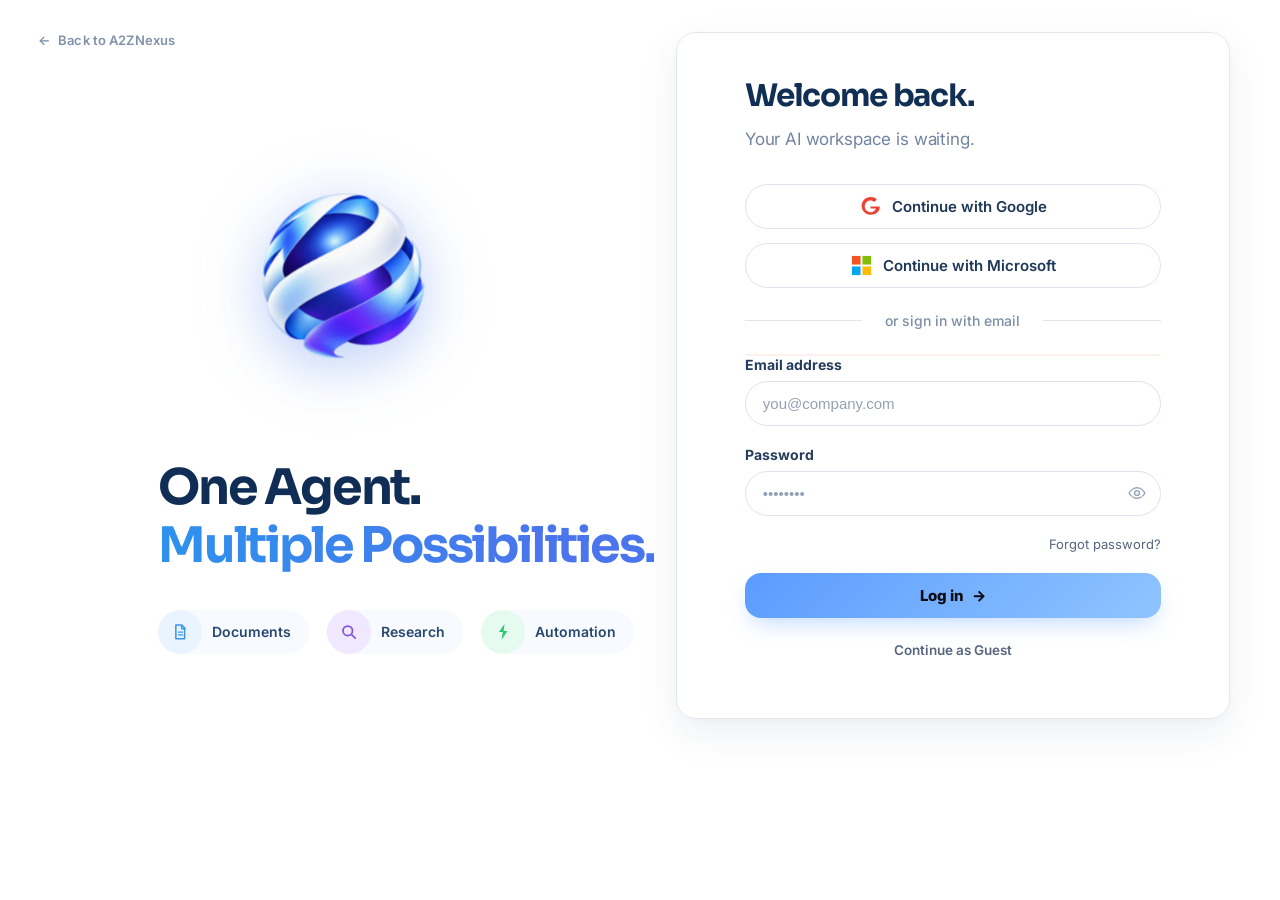
<file: login.html>
<!DOCTYPE html>
<html lang="en">
<head>
<meta charset="UTF-8" />
<meta name="viewport" content="width=device-width, initial-scale=1.0" />
<script>
/* smooth page-to-page navigation (index <-> login): detect an arrival from another page of this site */
(function(){
  var d=document.documentElement, internal=false;
  var vt=(typeof CSSViewTransitionRule!=='undefined')&&location.protocol!=='file:';
  try{ if(sessionStorage.getItem('a2z_nav')){ sessionStorage.removeItem('a2z_nav'); internal=true; } }catch(e){}
  try{ var r=document.referrer; if(r){ var u=new URL(r); if(u.origin===location.origin&&u.pathname!==location.pathname) internal=true; } }catch(e){}
  if(internal){  if(!vt) d.classList.add('a2z-arrive'); }
})();
</script>
<title>A2ZNexus — Sign in</title>
<link rel="icon" type="image/png" href="assets/brand/logo-mark.png">
<link rel="apple-touch-icon" href="assets/brand/logo-mark.png">
<meta name="description" content="Sign in to your A2ZNexus AI workspace." />
<link rel="preconnect" href="https://fonts.googleapis.com">
<link rel="preconnect" href="https://fonts.gstatic.com" crossorigin>
<link href="https://fonts.googleapis.com/css2?family=Sora:wght@300;400;500;600;700;800&family=Inter:wght@300;400;500;600&family=JetBrains+Mono:wght@400;500&display=swap" rel="stylesheet">
<style>
  /* ============================================================
     A2ZNexus DESIGN TOKENS
     (No existing landing page was found in this project, so this
     token set defines the A2ZNexus identity. Swap these values to
     match your real landing page whenever it's available.)
     ============================================================ */
  :root{
    /* ---- unified with index.html (A2ZNexus landing page) token set — white + blue ---- */
    --bg-0: #ffffff;
    --bg-1: #f5f9fd;
    --bg-2: #eef4fb;
    --panel: #ffffff;
    --panel-border: rgba(13,29,56,0.10);
    --panel-border-strong: rgba(13,29,56,0.17);
    --ink-0: #0b1526;
    --ink-1: #57667e;
    --ink-2: #93a1b8;
    --accent-a: #5b9bff;   /* blue — primary accent (matches landing page) */
    --accent-b: #8fc5ff;   /* lighter blue — secondary accent (matches landing page) */
    --accent-c: #f2b155;   /* amber — tertiary accent, used sparingly */
    --accent-a-soft: rgba(91,155,255,0.16);
    --accent-b-soft: rgba(143,197,255,0.16);
    --danger: #f2836b;
    --danger-soft: rgba(242,131,107,0.12);
    --success: #5b9bff;
    --radius-lg: 28px;
    --radius-md: 16px;
    --radius-sm: 10px;
    --font: 'Inter', -apple-system, BlinkMacSystemFont, 'Segoe UI', sans-serif;
    --font-display: 'Sora', -apple-system, BlinkMacSystemFont, 'Segoe UI', sans-serif;
    --font-mono: 'JetBrains Mono', monospace;
    --ease: cubic-bezier(.16,.84,.32,1);
    --dur-fast: 160ms;
    --dur-med: 380ms;
    --dur-slow: 900ms;
  }

  *{ box-sizing: border-box; }
  html,body{ height:100%; }
  body{
    margin:0;
    font-family: var(--font);
    background: var(--bg-0);
    color: var(--ink-0);
    overflow-x: hidden;
    -webkit-font-smoothing: antialiased;
  }
  a{ color: inherit; }
  button{ font-family: inherit; }

  /* ---------- background ---------- */
  #bg-canvas{
    position: fixed; inset: 0; width:100%; height:100%;
    z-index: 0;
    background:
      radial-gradient(ellipse 90% 70% at 18% 10%, rgba(91,155,255,0.14), transparent 60%),
      radial-gradient(ellipse 80% 65% at 88% 85%, rgba(143,197,255,0.13), transparent 60%),
      var(--bg-0);
  }
  #trail-canvas{
    position: fixed; inset:0; width:100%; height:100%;
    z-index: 5; pointer-events:none;
  }

  /* fine premium grid, fading out from the centre */
  .grid-field{
    position: fixed; inset: 0;
    z-index: 0;
    pointer-events: none;
    background-image:
      linear-gradient(rgba(13,29,56,0.055) 1px, transparent 1px),
      linear-gradient(90deg, rgba(13,29,56,0.055) 1px, transparent 1px);
    background-size: 56px 56px;
    mask-image: radial-gradient(ellipse 70% 60% at 50% 40%, black, transparent 78%);
    -webkit-mask-image: radial-gradient(ellipse 70% 60% at 50% 40%, black, transparent 78%);
  }

  /* subtle film-grain texture for a premium, non-flat finish */
  .grain-field{
    position: fixed; inset: 0;
    z-index: 4;
    pointer-events: none;
    opacity: .05;
    mix-blend-mode: overlay;
    background-image: url("data:image/svg+xml,%3Csvg xmlns='http://www.w3.org/2000/svg' width='140' height='140'%3E%3Cfilter id='n'%3E%3CfeTurbulence type='fractalNoise' baseFrequency='0.9' numOctaves='2' stitchTiles='stitch'/%3E%3C/filter%3E%3Crect width='100%25' height='100%25' filter='url(%23n)'/%3E%3C/svg%3E");
  }

  /* ---------- ambient aurora field ----------
     Large, saturated, slow-moving gradient blobs that give the page
     real, visible depth and colour — a premium ambient wash rather
     than literal icon graphics. */
  .aurora-field{
    position: fixed; inset: 0;
    z-index: 0;
    overflow: hidden;
    pointer-events: none;
  }
  .aurora{
    position: absolute;
    border-radius: 50%;
    filter: blur(64px);
    will-change: transform;
  }
  .aurora-a{
    width: 56vw; height: 56vw; max-width: 780px; max-height: 780px;
    left: -16%; top: -18%;
    background: radial-gradient(circle, rgba(91,155,255,0.50), transparent 68%);
    animation: aurora-drift-a 24s ease-in-out infinite;
  }
  .aurora-b{
    width: 48vw; height: 48vw; max-width: 680px; max-height: 680px;
    right: -14%; bottom: -16%;
    background: radial-gradient(circle, rgba(120,110,255,0.42), transparent 68%);
    animation: aurora-drift-b 30s ease-in-out infinite;
  }
  .aurora-c{
    width: 40vw; height: 40vw; max-width: 540px; max-height: 540px;
    left: 50%; top: 44%;
    background: radial-gradient(circle, rgba(242,177,85,0.22), transparent 70%);
    animation: aurora-drift-c 34s ease-in-out infinite;
  }
  .aurora-d{
    width: 30vw; height: 30vw; max-width: 420px; max-height: 420px;
    left: 8%; bottom: -6%;
    background: radial-gradient(circle, rgba(143,197,255,0.38), transparent 70%);
    animation: aurora-drift-d 28s ease-in-out infinite;
  }
  @keyframes aurora-drift-a{
    0%,100%{ transform: translate(0,0) scale(1); }
    50%{ transform: translate(5vw, 4vh) scale(1.1); }
  }
  @keyframes aurora-drift-b{
    0%,100%{ transform: translate(0,0) scale(1); }
    50%{ transform: translate(-4vw, -5vh) scale(1.12); }
  }
  @keyframes aurora-drift-c{
    0%,100%{ transform: translate(-50%,-44%) scale(1); }
    50%{ transform: translate(-46%,-50%) scale(1.15); }
  }
  @keyframes aurora-drift-d{
    0%,100%{ transform: translate(0,0) scale(1); }
    50%{ transform: translate(3vw, -3vh) scale(1.1); }
  }
  @media (prefers-reduced-motion: reduce){
    .aurora{ animation:none; }
  }
  @media (max-width: 640px){
    .aurora{ filter: blur(46px); }
    .grid-field{ background-size: 40px 40px; }
  }

  /* ---------- page shell ---------- */
  .page{
    position: relative; z-index: 2;
    min-height: 100vh;
    display: flex;
    flex-direction: column;
  }

  .topbar{
    display:flex; align-items:center; justify-content:space-between;
    padding: 26px clamp(20px,4vw,48px) 0;
  }
  .back-link{
    display:inline-flex; align-items:center; gap:8px;
    text-decoration:none;
    font-size: 14px; font-weight:600;
    color: var(--ink-1);
    letter-spacing: 0.01em;
    padding: 8px 4px;
    transition: color var(--dur-fast) var(--ease);
  }
  .back-link:hover{ color: var(--ink-0); }
  .back-link:hover .back-arrow{ transform: translateX(-4px); }
  .back-arrow{ display:inline-block; transition: transform var(--dur-fast) var(--ease); }
  .back-link:focus-visible, a:focus-visible, button:focus-visible, input:focus-visible{
    outline: 2px solid var(--accent-a);
    outline-offset: 3px;
    border-radius: 6px;
  }

  .wordmark{
    font-family: var(--font-display);
    font-size: 15px; font-weight: 700; letter-spacing: 0.02em;
    color: var(--ink-0); text-decoration:none;
    opacity: 0; transform: translateY(-6px);
    animation: enter-fade var(--dur-slow) var(--ease) forwards;
    animation-delay: .05s;
  }

  .stage{
    flex: 1;
    display: flex;
    align-items: center;
    justify-content: center;
    min-height: 0;
    padding: clamp(16px,3vw,40px) clamp(20px,4vw,48px) clamp(32px,4vw,56px);
  }

  .stage-card{
    width: 100%;
    max-width: 1120px;
    display: grid;
    grid-template-columns: 1.15fr 1fr;
    align-items: stretch;
    border-radius: var(--radius-lg);
    overflow: hidden;
    border: 1px solid var(--panel-border-strong);
    background: linear-gradient(180deg, var(--bg-1), var(--bg-2));
    box-shadow: 0 40px 100px -35px rgba(13,29,56,0.28), 0 0 0 1px rgba(13,29,56,0.03) inset;
    position: relative;
  }

  /* ---------- companion / left panel ----------
     This panel still sits on a dark photographic scene, so it keeps its own
     light-text-on-dark token values regardless of the page's white theme. */
  .companion-panel{
    --ink-0: #e9ebf1;
    --ink-1: #9aa0ad;
    --ink-2: #5b606c;
    --panel-border: rgba(232,234,240,0.09);
    --panel-border-strong: rgba(232,234,240,0.16);
    position: relative;
    background:
      radial-gradient(ellipse 70% 55% at 50% 38%, rgba(91,155,255,0.22), transparent 70%),
      linear-gradient(180deg, rgba(8,9,12,0.15) 0%, rgba(8,9,12,0.35) 40%, rgba(8,9,12,0.92) 100%),
      linear-gradient(160deg, #0d1224 0%, #141a33 45%, #0a0d1c 100%);
    overflow: hidden;
    display:flex; flex-direction: column; justify-content: flex-end;
    padding: clamp(28px,4vw,52px);
    min-height: 380px;
  }

  /* brand mark watermark: large, softly-glowing logo centered in the
     panel, replacing the old companion-scene photo/robot as the panel's
     visual anchor. */
  .companion-panel::after{
    content:"";
    position:absolute;
    top:36%; left:50%;
    transform:translate(-50%,-50%);
    width:min(280px, 56%);
    aspect-ratio:1;
    background:url('assets/brand/logo-mark.png') center/contain no-repeat;
    filter:drop-shadow(0 0 70px rgba(91,155,255,0.5)) drop-shadow(0 24px 48px rgba(0,0,0,0.55));
    opacity:0;
    transform-origin:center;
    z-index:1;
    pointer-events:none;
    transition:opacity .5s var(--ease), transform .5s var(--ease);
  }
  .page.ready .companion-panel::after{
    opacity:0.95;
    transform:translate(-50%,-50%) scale(1);
  }
  @media(max-width:820px){
    .companion-panel::after{ top:32%; width:min(180px, 44%); }
  }

  /* ---------- reference-style copy block (headline + tagline) ---------- */
  .panel-copy{
    position: relative; z-index: 3;
    max-width: 360px;
    opacity: 0; transform: translateY(10px);
  }
  .page.ready .panel-copy{
    animation: enter-fade var(--dur-slow) var(--ease) forwards;
    animation-delay: .1s;
  }
  .panel-copy{ max-width: 420px; }
  .panel-copy .panel-tag{
    display:block;
    font-family: var(--font-display); font-size: clamp(23px, 2.8vw, 32px);
    font-weight: 700; letter-spacing: -0.01em; line-height: 1.3;
    margin: 0;
  }
  .panel-tag .tag-line{
    display:block;
    color: #fff;
    text-shadow: 0 2px 24px rgba(91,155,255,0.4);
  }
  .panel-tag .tag-highlight{
    position: relative;
    display:inline-block;
    color:#fff;
    padding: 3px 14px 5px;
    margin-top: 6px;
    border-radius: 10px;
    background: linear-gradient(100deg, rgba(91,155,255,0.85), rgba(143,197,255,0.75) 45%, rgba(91,155,255,0.85));
    background-size: 220% 100%;
    animation: tag-shine 3.6s ease-in-out infinite;
    box-shadow: 0 6px 24px -4px rgba(91,155,255,0.65), 0 0 0 1px rgba(255,255,255,0.15) inset;
  }
  @keyframes tag-shine{
    0%, 100%{ background-position: 0% 50%; }
    50%{ background-position: 100% 50%; }
  }
  @media (prefers-reduced-motion: reduce){
    .panel-tag .tag-highlight{ animation:none; }
  }
  .panel-copy h1, .panel-copy p{ display:none; }
  .panel-chips{ display:flex; flex-wrap:wrap; gap:9px; margin-top: 24px; }
  .panel-chip{
    display:inline-flex; align-items:center; gap:8px;
    font-size: 12.5px; font-weight:500; color: var(--ink-0); font-family: var(--font);
    padding: 8px 14px; border-radius: 999px;
    background: rgba(255,255,255,0.06);
    border: 1px solid rgba(255,255,255,0.14);
    backdrop-filter: blur(6px);
  }
  .panel-chip .dot{
    width:9px; height:9px; border-radius:50%; background: var(--accent-b);
    box-shadow: 0 0 8px var(--accent-b);
    animation: chip-pulse 2.4s var(--ease) infinite;
  }
  .panel-chip .dot-b{ background: var(--accent-a); box-shadow: 0 0 8px var(--accent-a); animation-delay: .3s; }
  .panel-chip .dot-c{ background: var(--accent-c); box-shadow: 0 0 8px var(--accent-c); animation-delay: .6s; }
  @keyframes chip-pulse{ 0%,100%{ opacity:.5; transform:scale(1);} 50%{ opacity:1; transform:scale(1.3);} }
  .companion-panel::before{
    content:"";
    position:absolute; inset:0;
    background-image:
      linear-gradient(rgba(255,255,255,0.035) 1px, transparent 1px),
      linear-gradient(90deg, rgba(255,255,255,0.035) 1px, transparent 1px);
    background-size: 42px 42px;
    mask-image: radial-gradient(ellipse 90% 90% at 20% 20%, black, transparent 75%);
    opacity: .25;
  }

  .field-glow{
    position:absolute;
    width: 340px; height: 340px;
    border-radius: 50%;
    background: radial-gradient(circle, var(--accent-a-soft), transparent 65%);
    filter: blur(6px);
    transition: transform 200ms var(--ease), opacity 400ms var(--ease);
    pointer-events:none;
  }

  .orbit-wrap{
    /* the small floating companion/robot animation has been removed from
       the login panel; kept in the DOM (display:none) so the existing
       cursor-tracking script can still run without errors elsewhere. */
    display: none !important;
  }
  @media(max-width: 820px){
    .orbit-wrap{ width: min(104px, 30%); }
  }
  .orbit-ring{
    position:absolute; inset: -6%;
    border-radius: 50%;
    border: 1px dashed rgba(255,255,255,0.08);
    animation: spin-slow 40s linear infinite;
  }
  .orbit-ring.r2{ inset: 6%; animation-duration: 55s; animation-direction: reverse; border-color: rgba(91,155,255,0.10); }
  @keyframes spin-slow{ to{ transform: rotate(360deg); } }

  .node{
    position:absolute; width:6px; height:6px; border-radius:50%;
    background: var(--accent-b);
    box-shadow: 0 0 10px var(--accent-b);
    opacity: .8;
  }

  /* companion figure */
  #companion{
    width: min(96px, 62%);
    height: auto;
    position: relative;
    z-index: 2;
    filter: drop-shadow(0 18px 30px rgba(0,0,0,0.45));
    opacity: 0;
    transform: translateY(14px) scale(.94);
  }
  .companion-panel.ready #companion{
    animation: companion-wake 700ms var(--ease) forwards;
  }
  @keyframes companion-wake{
    to{ opacity:1; transform: translateY(0) scale(1); }
  }

  /* expression crossfade module: only one group visible at a time */
  .expr{
    opacity: 0;
    transform-origin: 110px 100px;
    transform: scale(.94);
    transition: opacity 200ms var(--ease), transform 220ms var(--ease);
  }
  .expr.active{
    opacity: 1;
    transform: scale(1);
  }

  .companion-caption{
    /* tied to the removed robot companion; hidden but left in the DOM
       so setCaption() in the existing script has no null target. */
    display: none !important;
  }

  /* ---------- auth panel ---------- */
  .auth-panel{
    display:flex; align-items:center; justify-content:center;
    min-height: 0;
    padding: clamp(20px, 3vw, 40px);
    background: rgba(255,255,255,0.015);
    border-left: 1px solid var(--panel-border);
  }

  .auth-card{
    width: 100%;
    max-width: 400px;
    padding: clamp(8px, 1vw, 12px) 0;
    opacity: 0;
    transform: translateY(18px);
    transition: transform 120ms var(--ease);
    will-change: transform;
  }
  .page.ready .auth-card{
    animation: card-enter var(--dur-slow) var(--ease) forwards;
    animation-delay: .08s;
  }
  @keyframes card-enter{
    to{ opacity:1; transform: translateY(0); }
  }

  .stagger > *{
    opacity: 0; transform: translateY(8px);
  }
  .page.ready .stagger > *{
    animation: item-enter var(--dur-med) var(--ease) forwards;
  }
  @keyframes item-enter{ to{ opacity:1; transform:translateY(0);} }
  .page.ready .stagger > *:nth-child(1){ animation-delay: .16s; }
  .page.ready .stagger > *:nth-child(2){ animation-delay: .20s; }
  .page.ready .stagger > *:nth-child(3){ animation-delay: .24s; }
  .page.ready .stagger > *:nth-child(4){ animation-delay: .28s; }
  .page.ready .stagger > *:nth-child(5){ animation-delay: .32s; }
  .page.ready .stagger > *:nth-child(6){ animation-delay: .36s; }
  .page.ready .stagger > *:nth-child(7){ animation-delay: .40s; }
  .page.ready .stagger > *:nth-child(8){ animation-delay: .44s; }
  .page.ready .stagger > *:nth-child(9){ animation-delay: .48s; }

  .auth-heading{
    font-family: var(--font-display);
    font-size: clamp(24px, 2.6vw, 28px);
    font-weight: 600;
    letter-spacing: -0.02em;
    margin: 0 0 6px;
  }
  .auth-sub{
    margin: 0 0 26px;
    color: var(--ink-1);
    font-size: 14.5px;
    line-height: 1.5;
  }

  .social-row{
    display:flex; flex-direction:column; gap: 10px;
    margin-bottom: 20px;
  }
  .social-btn{
    display:flex; align-items:center; justify-content:center; gap:10px;
    width:100%;
    padding: 11px 14px;
    border-radius: var(--radius-md);
    border: 1px solid var(--panel-border);
    background: rgba(13,29,56,0.03);
    color: var(--ink-0);
    font-size: 14px; font-weight: 600;
    cursor: pointer;
    transition: transform var(--dur-fast) var(--ease), background var(--dur-fast) var(--ease), border-color var(--dur-fast) var(--ease);
  }
  .social-btn:hover{
    background: rgba(13,29,56,0.055);
    border-color: rgba(13,29,56,0.2);
    transform: translateY(-1px);
  }
  .social-btn:active{ transform: translateY(0) scale(.99); }
  .social-btn svg{ width:18px; height:18px; transition: transform var(--dur-fast) var(--ease); }
  .social-btn:hover svg{ transform: translateY(-1px); }
  .social-btn[disabled]{ opacity:.6; cursor: progress; }

  .divider{
    display:flex; align-items:center; gap: 12px;
    color: var(--ink-2); font-size: 12.5px;
    margin: 20px 0;
  }
  .divider::before, .divider::after{
    content:""; flex:1; height:1px; background: var(--panel-border);
  }

  .field{ margin-bottom: 14px; }
  .field label{
    display:block; font-size: 13px; color: var(--ink-1); margin-bottom: 6px; font-weight: 600;
  }
  .field-input-wrap{ position: relative; }
  .field input{
    width:100%;
    padding: 12px 14px;
    border-radius: var(--radius-md);
    border: 1px solid var(--panel-border);
    background: rgba(13,29,56,0.035);
    color: var(--ink-0);
    font-size: 14.5px;
    transition: border-color var(--dur-fast) var(--ease), box-shadow var(--dur-fast) var(--ease), background var(--dur-fast) var(--ease);
  }
  .field input::placeholder{ color: var(--ink-2); }
  .field input:focus{
    outline:none;
    border-color: var(--accent-a);
    background: rgba(91,155,255,0.07);
    box-shadow: 0 0 0 4px var(--accent-a-soft);
  }
  .field input.has-error{ border-color: var(--danger); }

  .pw-toggle{
    position:absolute; right: 8px; top: 50%; transform: translateY(-50%);
    background: transparent; border: none; color: var(--ink-2);
    width: 32px; height: 32px; border-radius: 8px;
    display:flex; align-items:center; justify-content:center;
    cursor: pointer;
    transition: color var(--dur-fast) var(--ease), background var(--dur-fast) var(--ease);
  }
  .pw-toggle:hover{ color: var(--ink-0); background: rgba(13,29,56,0.06); }
  .pw-toggle svg{ width:18px; height:18px; }

  .row-between{
    display:flex; align-items:center; justify-content:flex-end;
    margin: 2px 0 20px;
  }
  .forgot-link{
    font-size: 13px; color: var(--ink-1); text-decoration:none;
    position: relative;
    padding-bottom: 1px;
  }
  .forgot-link::after{
    content:""; position:absolute; left:0; right:100%; bottom:-2px; height:1px;
    background: var(--accent-a);
    transition: right var(--dur-fast) var(--ease);
  }
  .forgot-link:hover{ color: var(--ink-0); }
  .forgot-link:hover::after{ right:0; }

  .error-banner{
    display:flex; gap:10px; align-items:flex-start;
    background: var(--danger-soft);
    border: 1px solid transparent;
    color: #FFD3D3;
    font-size: 13px; line-height:1.5;
    border-radius: var(--radius-md);
    padding: 0 13px;
    margin-bottom: 0;
    max-height: 0; opacity: 0; overflow:hidden;
    transition: max-height var(--dur-med) var(--ease), opacity var(--dur-med) var(--ease), margin var(--dur-med) var(--ease), padding var(--dur-med) var(--ease), border-color var(--dur-med) var(--ease);
  }
  .error-banner.show{
    max-height: 120px; opacity: 1;
    padding: 11px 13px;
    margin-bottom: 16px;
    border-color: rgba(242,131,107,0.35);
  }

  .submit-btn{
    width:100%;
    position: relative;
    padding: 13px 18px;
    border-radius: var(--radius-md);
    border: none;
    background: linear-gradient(135deg, var(--accent-a), var(--accent-b));
    color: #0A0C12;
    font-weight: 800;
    font-size: 15px;
    cursor: pointer;
    display:flex; align-items:center; justify-content:center; gap:8px;
    transition: transform var(--dur-fast) var(--ease), box-shadow var(--dur-fast) var(--ease), filter var(--dur-fast) var(--ease);
    box-shadow: 0 10px 24px -8px rgba(91,155,255,0.45);
  }
  .submit-btn:hover{ transform: translateY(-2px); box-shadow: 0 14px 28px -8px rgba(91,155,255,0.55); }
  .submit-btn:active{ transform: translateY(0) scale(.985); }
  .submit-btn .arrow{ transition: transform var(--dur-fast) var(--ease); }
  .submit-btn:hover .arrow{ transform: translateX(4px); }
  .submit-btn[disabled]{ cursor: progress; filter: saturate(.7); }
  .submit-btn .spinner{
    width:15px; height:15px; border-radius:50%;
    border: 2px solid rgba(10,12,18,0.25); border-top-color:#0A0C18;
    animation: spin .7s linear infinite;
    display:none;
  }
  .submit-btn.loading .spinner{ display:inline-block; }
  .submit-btn.loading .btn-label, .submit-btn.loading .arrow{ display:none; }
  @keyframes spin{ to{ transform: rotate(360deg); } }

  .guest-row{
    text-align:center; margin-top: 18px;
  }
  .guest-link{
    background:none; border:none; color: var(--ink-1);
    font-size: 13.5px; font-weight: 600; cursor:pointer;
    padding: 6px 10px; border-radius: 8px;
    transition: color var(--dur-fast) var(--ease), background var(--dur-fast) var(--ease);
  }
  .guest-link:hover{ color: var(--ink-0); background: rgba(13,29,56,0.05); }

  .guest-note{
    font-size: 12.5px; color: var(--ink-2); text-align:center;
    max-height:0; opacity:0; overflow:hidden;
    padding: 0;
    transition: max-height var(--dur-med) var(--ease), opacity var(--dur-med) var(--ease), margin var(--dur-med) var(--ease);
  }
  .guest-note.show{ max-height: 60px; opacity:1; margin-top: 8px; }

  .signup-row{
    text-align:center; margin-top: 22px;
    font-size: 13.5px; color: var(--ink-2);
  }
  .signup-row a{ color: var(--accent-a); font-weight: 700; text-decoration:none; }
  .signup-row a:hover{ text-decoration: underline; }

  /* ---------- success overlay ---------- */
  .success-overlay{
    position: fixed; inset:0; z-index: 50;
    display:flex; align-items:center; justify-content:center;
    background: rgba(10,12,18,0.72);
    backdrop-filter: blur(6px);
    opacity: 0; pointer-events:none;
    transition: opacity var(--dur-med) var(--ease);
  }
  .success-overlay.show{ opacity:1; pointer-events:auto; }
  .success-card{
    text-align:center; color: var(--ink-0);
    transform: translateY(10px); opacity:0;
    transition: transform var(--dur-med) var(--ease), opacity var(--dur-med) var(--ease);
  }
  .success-overlay.show .success-card{ transform: translateY(0); opacity:1; transition-delay: .1s; }
  .success-ring{
    width:64px; height:64px; margin: 0 auto 18px;
    border-radius:50%;
    border: 2px solid var(--accent-b);
    display:flex; align-items:center; justify-content:center;
    box-shadow: 0 0 30px var(--accent-b-soft);
  }
  .success-title{ font-size: 19px; font-weight:800; margin: 0 0 4px; }
  .success-sub{ font-size: 13.5px; color: var(--ink-1); margin:0; }

  /* ---------- forgot password modal ---------- */
  .modal-overlay{
    position: fixed; inset:0; z-index: 60;
    background: rgba(10,12,18,0.6);
    backdrop-filter: blur(4px);
    display:flex; align-items:center; justify-content:center;
    opacity:0; pointer-events:none;
    transition: opacity var(--dur-med) var(--ease);
    padding: 20px;
  }
  .modal-overlay.show{ opacity:1; pointer-events:auto; }
  .modal-card{
    background: var(--panel); border:1px solid var(--panel-border);
    border-radius: var(--radius-lg); padding: 26px;
    max-width: 380px; width:100%;
    transform: translateY(10px) scale(.98); opacity:0;
    transition: transform var(--dur-med) var(--ease), opacity var(--dur-med) var(--ease);
  }
  .modal-overlay.show .modal-card{ transform: translateY(0) scale(1); opacity:1; transition-delay: .06s; }
  .modal-card h3{ margin: 0 0 8px; font-size:18px; }
  .modal-card p{ margin: 0 0 18px; color: var(--ink-1); font-size: 13.5px; line-height:1.5; }
  .modal-actions{ display:flex; gap:10px; }
  .modal-actions button{ flex:1; padding: 10px; border-radius: var(--radius-sm); border:1px solid var(--panel-border); background: transparent; color: var(--ink-0); cursor:pointer; font-weight:600; font-size:13.5px; }
  .modal-actions .primary{ background: var(--accent-a); color:#0A0C12; border-color: transparent; }

  /* ---------- responsive ---------- */
  @media (max-width: 900px){
    .stage-card{ grid-template-columns: 1fr; max-width: 560px; }
    .companion-panel{ min-height: 220px; }
    .auth-panel{ border-left: none; border-top: 1px solid var(--panel-border); }
    .orbit-wrap{ width: min(190px, 50%); }
  }
  @media (max-width: 520px){
    .topbar{ padding-top: 18px; }
    .stage{ padding: 14px 16px 28px; }
    .stage-card{ border-radius: var(--radius-md); }
    .companion-panel{ min-height: 190px; }
    .auth-panel{ padding: 22px; }
  }

  @keyframes enter-fade{ to{ opacity:1; transform:none; } }

  /* ---------- initial page-load preloader (floating logo) ---------- */
  .page-loader{ position:fixed; inset:0; z-index:10500; background:var(--bg-0); display:flex; align-items:center; justify-content:center; transition:opacity .3s cubic-bezier(.16,.84,.32,1), visibility .3s; }
  .page-loader::before{ content:''; position:absolute; inset:0; background:radial-gradient(circle at 50% 45%, var(--accent-a-soft), transparent 65%); }
  .page-loader-mark{ width:88px; height:88px; object-fit:contain; position:relative; z-index:1; filter:drop-shadow(0 14px 30px rgba(91,155,255,0.4)); opacity:0; animation:loaderFadeIn .55s cubic-bezier(.34,1.56,.64,1) forwards, loaderFloat 2.4s ease-in-out .55s infinite; }
  @keyframes loaderFadeIn{ 0%{opacity:0; transform:scale(.72);} 65%{opacity:1; transform:scale(1.06);} 100%{opacity:1; transform:scale(1);} }
  @keyframes loaderFloat{ 0%,100%{ transform:translateY(0); } 50%{ transform:translateY(-10px); } }
  .page-loader.done{ opacity:0; visibility:hidden; pointer-events:none; }

  /* ---------- page-transition overlay (navigating back to A2ZNexus) ---------- */
  .transition-overlay{ position:fixed; inset:0; z-index:10000; background:var(--bg-0); display:flex; align-items:center; justify-content:center; opacity:0; pointer-events:none; transition:opacity .5s cubic-bezier(.16,.84,.32,1); }
  .transition-overlay.active{ opacity:1; pointer-events:all; }
  .transition-overlay img{ width:52px; height:52px; border-radius:14px; transform:scale(.6); transition:transform .6s cubic-bezier(.16,.84,.32,1); }
  .transition-overlay.active img{ transform:scale(1); animation:loaderFloat 1.6s ease-in-out .6s infinite; }

  @media (prefers-reduced-motion: reduce){
    *, *::before, *::after{
      animation-duration: 0.001ms !important;
      animation-iteration-count: 1 !important;
      transition-duration: 0.001ms !important;
      scroll-behavior: auto !important;
    }
  }


  /* ============================================================
     REFERENCE SCREEN STRUCTURE OVERRIDE
     Visual/layout only. Existing markup, assets, links and JS behavior
     are intentionally preserved. The project logo is loaded from the
     existing assets/brand/logo-mark.png path.
     ============================================================ */
  html, body { background:#fff !important; }
  body { overflow:hidden !important; }

  #bg-canvas, #trail-canvas, .aurora-field, .grid-field, .grain-field { display:none !important; }

  .page {
    min-height:100vh !important;
    height:100vh !important;
    display:block !important;
    position:relative !important;
    background:#fff !important;
  }

  .topbar {
    position:absolute !important;
    left:34px !important;
    top:24px !important;
    right:34px !important;
    z-index:20 !important;
    padding:0 !important;
    pointer-events:none;
  }
  .topbar .back-link {
    pointer-events:auto;
    color:#6f829e !important;
    font-size:13px !important;
    opacity:.88;
  }
  .topbar .wordmark { display:none !important; }

  .stage {
    width:100vw !important;
    height:100vh !important;
    min-height:0 !important;
    padding:0 !important;
    margin:0 !important;
    display:grid !important;
    grid-template-columns:52.8% 47.2% !important;
    align-items:stretch !important;
    justify-content:stretch !important;
  }

  .stage-card {
    width:100% !important;
    max-width:none !important;
    height:100% !important;
    min-height:0 !important;
    display:contents !important;
    border:0 !important;
    border-radius:0 !important;
    overflow:visible !important;
    background:transparent !important;
    box-shadow:none !important;
  }

  /* LEFT SIDE — clean white reference layout */
  .companion-panel {
    grid-column:1 !important;
    grid-row:1 !important;
    min-height:100vh !important;
    height:100vh !important;
    padding:0 !important;
    overflow:hidden !important;
    display:block !important;
    position:relative !important;
    background:#fff !important;
    border:0 !important;
  }
  .companion-panel::before { display:none !important; }
  .companion-panel::after {
    content:"" !important;
    position:absolute !important;
    z-index:1 !important;
    pointer-events:none !important;
    left:50% !important;
    top:30.2% !important;
    width:205px !important;
    height:205px !important;
    aspect-ratio:auto !important;
    transform:translate(-50%,-50%) scale(1) !important;
    background:url('assets/brand/logo-mark.png') center center / contain no-repeat !important;
    filter:drop-shadow(0 15px 20px rgba(48,116,230,.15)) drop-shadow(0 5px 30px rgba(79,119,235,.18)) !important;
    opacity:1 !important;
    transition:none !important;
  }

  .field-glow, .orbit-wrap, .companion-caption { display:none !important; }

  .panel-copy {
    position:absolute !important;
    z-index:3 !important;
    left:clamp(55px,12.35vw,198px) !important;
    top:51.2% !important;
    width:520px !important;
    max-width:calc(100% - 70px) !important;
    padding:0 !important;
    margin:0 !important;
    opacity:1 !important;
    transform:none !important;
    animation:none !important;
  }
  .panel-copy .panel-tag {
    display:block !important;
    font-family:'Sora',Inter,sans-serif !important;
    font-size:49px !important;
    line-height:1.08 !important;
    letter-spacing:-2.2px !important;
    font-weight:700 !important;
    margin:0 !important;
  }
  .panel-tag .tag-line {
    display:block !important;
    color:#102d55 !important;
    text-shadow:none !important;
  }
  .panel-tag .tag-highlight {
    display:block !important;
    width:max-content !important;
    max-width:100% !important;
    padding:0 !important;
    margin:5px 0 0 !important;
    border-radius:0 !important;
    background:linear-gradient(90deg,#2d92ed 0%,#4b75ed 78%) !important;
    -webkit-background-clip:text !important;
    background-clip:text !important;
    color:transparent !important;
    box-shadow:none !important;
    animation:none !important;
  }
  .panel-chips {
    display:flex !important;
    align-items:center !important;
    flex-wrap:nowrap !important;
    gap:18px !important;
    margin-top:38px !important;
  }
  .panel-chip {
    display:inline-flex !important;
    align-items:center !important;
    gap:10px !important;
    height:43px !important;
    padding:0 13px 0 0 !important;
    border:0 !important;
    background:rgba(246,250,255,.82) !important;
    border-radius:23px !important;
    color:#405775 !important;
    font-size:14px !important;
    font-weight:600 !important;
    white-space:nowrap !important;
    box-shadow:none !important;
    backdrop-filter:none !important;
  }
  .panel-chip .dot {
    width:43px !important;
    height:43px !important;
    border-radius:50% !important;
    background:#e8f4ff !important;
    box-shadow:none !important;
    position:relative !important;
    flex:none !important;
  }
  .panel-chip .dot::after {
    content:"" !important;
    position:absolute !important;
    left:12px !important;
    top:11px !important;
    width:19px !important;
    height:21px !important;
    border-radius:2px !important;
    background:#3c98e9 !important;
    box-shadow:inset 0 -3px 0 rgba(255,255,255,.22) !important;
  }
  .panel-chip .dot-b {
    background:#f1eaff !important;
  }
  .panel-chip .dot-b::after {
    left:11px !important;
    top:11px !important;
    width:20px !important;
    height:20px !important;
    border-radius:50% !important;
    background:transparent !important;
    border:3px solid #8553df !important;
    box-shadow:none !important;
  }
  .panel-chip .dot-c {
    background:#e5faef !important;
  }
  .panel-chip .dot-c::after {
    left:13px !important;
    top:10px !important;
    width:17px !important;
    height:22px !important;
    background:#28c876 !important;
    clip-path:polygon(45% 0,100% 0,62% 42%,100% 42%,34% 100%,47% 54%,0 54%) !important;
    border-radius:0 !important;
    box-shadow:none !important;
  }

  /* RIGHT SIDE — screenshot-style floating login card */
  .auth-panel {
    grid-column:2 !important;
    grid-row:1 !important;
    min-height:100vh !important;
    height:100vh !important;
    padding:32px 0 32px 0 !important;
    display:flex !important;
    align-items:flex-start !important;
    justify-content:flex-start !important;
    background:#fff !important;
    border:0 !important;
  }
  .auth-card {
    width:min(614px, calc(100% - 50px)) !important;
    max-width:none !important;
    height:687px !important;
    margin:0 !important;
    padding:44px 68px 34px !important;
    border:1px solid #e2e8f0 !important;
    border-radius:20px !important;
    background:rgba(255,255,255,.97) !important;
    box-shadow:0 14px 38px rgba(31,63,105,.08),0 2px 8px rgba(31,63,105,.035) !important;
    opacity:1 !important;
    transform:none !important;
    animation:none !important;
  }
  .stagger > * { opacity:1 !important; transform:none !important; animation:none !important; }

  .auth-heading {
    margin:0 !important;
    font-family:'Sora',Inter,sans-serif !important;
    font-size:31px !important;
    line-height:1.2 !important;
    letter-spacing:-1.15px !important;
    font-weight:700 !important;
    color:#112f55 !important;
  }
  .auth-sub {
    margin:13px 0 31px !important;
    font-size:17px !important;
    color:#7184a1 !important;
    letter-spacing:-.15px !important;
  }
  .social-row {
    display:flex !important;
    flex-direction:column !important;
    gap:14px !important;
    margin-bottom:0 !important;
  }
  .social-btn {
    width:100% !important;
    height:45px !important;
    padding:0 14px !important;
    border:1px solid #dce3ec !important;
    border-radius:24px !important;
    background:#fff !important;
    color:#203858 !important;
    font-size:15px !important;
    font-weight:600 !important;
  }
  .social-btn:hover {
    background:#fbfdff !important;
    border-color:#c9d5e5 !important;
    transform:translateY(-1px) !important;
  }
  .social-btn svg { width:23px !important; height:23px !important; }

  .divider {
    display:flex !important;
    align-items:center !important;
    gap:23px !important;
    margin:24px 0 25px !important;
    color:#7b8da7 !important;
    font-size:14px !important;
    font-weight:500 !important;
  }
  .divider::before,.divider::after { background:#e0e5ec !important; }

  .field { margin-bottom:20px !important; }
  .field label {
    margin-bottom:8px !important;
    color:#243c5d !important;
    font-size:14px !important;
    font-weight:700 !important;
  }
  .field input {
    width:100% !important;
    height:45px !important;
    padding:0 17px !important;
    border:1px solid #dce3ec !important;
    border-radius:24px !important;
    background:#fff !important;
    color:#183558 !important;
    font-size:15px !important;
  }
  .field input:focus {
    border-color:#6aa5ee !important;
    background:#fff !important;
    box-shadow:0 0 0 4px rgba(47,128,237,.09) !important;
  }
  .forgot {
    display:block !important;
    width:max-content !important;
    margin:-4px 0 31px auto !important;
    color:#438fe4 !important;
    font-size:13px !important;
    font-weight:600 !important;
  }
  .submit {
    width:100% !important;
    height:44px !important;
    border:0 !important;
    border-radius:24px !important;
    background:linear-gradient(90deg,#2e7fec,#429df2) !important;
    color:#fff !important;
    font-size:15px !important;
    font-weight:600 !important;
  }
  .guest {
    width:100% !important;
    margin-top:20px !important;
    border:0 !important;
    background:transparent !important;
    color:#526987 !important;
    font-size:15px !important;
    font-weight:600 !important;
  }
  .signup-row, .signup {
    margin-top:35px !important;
    text-align:center !important;
    color:#788ba6 !important;
    font-size:14px !important;
  }
  .signup-row a, .signup a { color:#408fe7 !important; font-weight:600 !important; }

  @media (max-width:1200px){
    .panel-copy { left:8vw !important; }
    .panel-copy .panel-tag { font-size:44px !important; }
    .companion-panel::after { width:185px !important; height:185px !important; }
    .auth-card { padding-left:48px !important; padding-right:48px !important; }
  }
  @media (max-width:900px){
    body { overflow:auto !important; }
    .page, .stage { height:auto !important; min-height:100vh !important; }
    .stage { display:block !important; }
    .companion-panel { min-height:540px !important; height:540px !important; }
    .auth-panel { min-height:100vh !important; height:auto !important; padding:30px 20px 50px !important; justify-content:center !important; }
    .auth-card { width:min(614px,100%) !important; height:auto !important; min-height:687px !important; }
    .panel-copy { left:28px !important; top:63% !important; }
    .panel-copy .panel-tag { font-size:42px !important; }
    .companion-panel::after { top:29% !important; }
  }
  @media (max-width:520px){
    .topbar { left:18px !important; top:16px !important; }
    .companion-panel { min-height:500px !important; height:500px !important; }
    .companion-panel::after { width:150px !important; height:150px !important; }
    .panel-copy { left:24px !important; top:61% !important; max-width:calc(100% - 48px) !important; }
    .panel-copy .panel-tag { font-size:34px !important; letter-spacing:-1.4px !important; }
    .panel-chips { gap:12px !important; flex-wrap:wrap !important; }
    .panel-chip { font-size:12px !important; }
    .panel-chip .dot { width:36px !important; height:36px !important; }
    .auth-card { padding:34px 24px !important; }
    .auth-heading { font-size:27px !important; }
  }


/* EXACT REFERENCE CHIPS — preserve old markup/functionality, only visual treatment */
.panel-chips{
  display:flex !important;
  align-items:center !important;
  justify-content:flex-start !important;
  flex-wrap:nowrap !important;
  gap:18px !important;
  margin-top:38px !important;
}
.panel-chip{
  position:relative !important;
  display:inline-flex !important;
  align-items:center !important;
  gap:10px !important;
  height:44px !important;
  padding:0 18px 0 0 !important;
  border:0 !important;
  border-radius:999px !important;
  background:#f7faff !important;
  color:#29486d !important;
  font-size:14px !important;
  font-weight:600 !important;
  line-height:1 !important;
  white-space:nowrap !important;
  box-shadow:none !important;
  overflow:visible !important;
}
.panel-chip .dot{
  position:relative !important;
  display:grid !important;
  place-items:center !important;
  width:44px !important;
  height:44px !important;
  min-width:44px !important;
  border-radius:50% !important;
  flex:none !important;
  background:#eaf4ff !important;
  color:#3994e9 !important;
  box-shadow:none !important;
  animation:none !important;
}
.panel-chip .dot svg{
  display:block !important;
  width:20px !important;
  height:20px !important;
}
.panel-chip .dot-b{
  background:#f0e8ff !important;
  color:#8553df !important;
}
.panel-chip .dot-c{
  background:#e6faef !important;
  color:#28c876 !important;
}
.panel-chip .dot::after{content:none !important;}
@media (max-width:900px){
  .panel-chips{flex-wrap:wrap !important; gap:12px !important;}
}

  /* ============================================================
     PREMIUM LOGIN MOTION PACK
     - left logo bounce + floating glow
     - cinematic staggered text entrance
     - chip pop-in / hover lift
     - right-side card entrance
     - field focus motion
     - button shine / magnetic hover
     - smooth page exit animation
     ============================================================ */

  :root{
    --motion-ease: cubic-bezier(.16,.84,.32,1);
    --spring: cubic-bezier(.34,1.56,.64,1);
  }

  /* ---------- cinematic page entrance ---------- */
  .stage{
    perspective: 1400px;
  }

  .companion-panel{
    isolation:isolate;
  }

  .auth-panel{
    perspective: 1200px;
  }

  /* ---------- animated logo ---------- */
  .companion-panel::after{
    display:none !important;
  }

  .logo-motion{
    position:absolute;
    z-index:2;
    left:50%;
    top:30.2%;
    width:205px;
    height:205px;
    transform:translate(-50%,-50%);
    display:grid;
    place-items:center;
    pointer-events:none;
    opacity:0;
  }

  .animated-brand-logo{
    position:relative;
    z-index:2;
    width:100%;
    height:100%;
    object-fit:contain;
    filter:
      drop-shadow(0 18px 22px rgba(48,116,230,.16))
      drop-shadow(0 6px 34px rgba(79,119,235,.22));
    transform:translateY(70px) scale(.62) rotate(-7deg);
    opacity:0;
    will-change:transform, opacity, filter;
  }

  .logo-aura{
    position:absolute;
    width:72%;
    height:72%;
    border-radius:50%;
    background:radial-gradient(circle, rgba(72,139,245,.24), rgba(72,139,245,0) 68%);
    filter:blur(10px);
    transform:scale(.55);
    opacity:0;
  }

  .page.ready .logo-motion{
    opacity:1;
  }

  .page.ready .animated-brand-logo{
    animation:
      logo-slam-in 950ms var(--spring) .05s forwards,
      logo-breathe 3.8s ease-in-out 1.05s infinite;
  }

  .page.ready .logo-aura{
    animation:
      aura-pop 900ms var(--spring) .05s forwards,
      aura-pulse 3.8s ease-in-out 1s infinite;
  }

  @keyframes logo-slam-in{
    0%{opacity:0;transform:translateY(70px) scale(.62) rotate(-7deg);}
    42%{opacity:1;transform:translateY(-15px) scale(1.09) rotate(2deg);}
    62%{transform:translateY(7px) scale(.96) rotate(-1deg);}
    78%{transform:translateY(-4px) scale(1.02) rotate(.4deg);}
    100%{opacity:1;transform:translateY(0) scale(1) rotate(0);}
  }

  @keyframes logo-breathe{
    0%,100%{transform:translateY(0) scale(1) rotate(0);}
    50%{transform:translateY(-9px) scale(1.018) rotate(.7deg);}
  }

  @keyframes aura-pop{
    0%{opacity:0;transform:scale(.55);}
    55%{opacity:.95;transform:scale(1.18);}
    100%{opacity:.7;transform:scale(1);}
  }

  @keyframes aura-pulse{
    0%,100%{opacity:.62;transform:scale(1);}
    50%{opacity:.9;transform:scale(1.12);}
  }

  /* ---------- left copy: word/line reveal ---------- */
  .panel-copy{
    overflow:visible !important;
  }

  .page:not(.ready) .panel-copy{
    opacity:0 !important;
  }

  .page.ready .panel-copy .tag-line{
    opacity:0;
    transform:translate3d(-38px,22px,0) skewX(-5deg);
    animation: text-reveal 720ms var(--motion-ease) .42s forwards;
  }

  .page.ready .panel-copy .tag-highlight{
    opacity:0;
    transform:translate3d(-28px,28px,0) scale(.94);
    clip-path:inset(0 100% 0 0);
    animation:
      highlight-reveal 900ms var(--motion-ease) .64s forwards,
      highlight-shimmer 4s ease-in-out 1.7s infinite;
  }

  @keyframes text-reveal{
    0%{opacity:0;transform:translate3d(-38px,22px,0) skewX(-5deg);}
    60%{opacity:1;transform:translate3d(7px,-3px,0) skewX(0);}
    100%{opacity:1;transform:translate3d(0,0,0) skewX(0);}
  }

  @keyframes highlight-reveal{
    0%{opacity:0;transform:translate3d(-28px,28px,0) scale(.94);clip-path:inset(0 100% 0 0);}
    65%{opacity:1;transform:translate3d(4px,-3px,0) scale(1.015);clip-path:inset(0 0 0 0);}
    100%{opacity:1;transform:translate3d(0,0,0) scale(1);clip-path:inset(0 0 0 0);}
  }

  @keyframes highlight-shimmer{
    0%,72%,100%{background-position:0% 50%;}
    85%{background-position:100% 50%;}
  }

  /* ---------- left feature chips ---------- */
  .page:not(.ready) .panel-chips{
    opacity:0 !important;
  }

  .page.ready .panel-chip{
    opacity:0;
    transform:translateY(24px) scale(.86);
    animation:chip-in 620ms var(--spring) forwards;
    will-change:transform, opacity;
  }

  .page.ready .panel-chip:nth-child(1){animation-delay:1.02s;}
  .page.ready .panel-chip:nth-child(2){animation-delay:1.15s;}
  .page.ready .panel-chip:nth-child(3){animation-delay:1.28s;}

  @keyframes chip-in{
    0%{opacity:0;transform:translateY(24px) scale(.86);}
    65%{opacity:1;transform:translateY(-4px) scale(1.035);}
    100%{opacity:1;transform:translateY(0) scale(1);}
  }

  .panel-chip{
    transition:
      transform 280ms var(--motion-ease),
      box-shadow 280ms var(--motion-ease),
      background 280ms ease;
  }

  .panel-chip:hover{
    transform:translateY(-5px) scale(1.025) !important;
    background:#f2f7ff !important;
    box-shadow:0 12px 26px rgba(42,91,150,.10);
  }

  .panel-chip .dot{
    transition:transform 300ms var(--spring), box-shadow 300ms ease;
  }

  .panel-chip:hover .dot{
    transform:rotate(-8deg) scale(1.08);
    box-shadow:0 8px 20px rgba(58,148,233,.14);
  }

  /* ---------- right card cinematic entrance ---------- */
  .page:not(.ready) .auth-card{
    opacity:0 !important;
  }

  .page.ready .auth-card{
    opacity:1 !important;
    transform:translate3d(55px,18px,0) rotateY(-7deg) scale(.965) !important;
    animation:card-premium-in 1050ms var(--motion-ease) .14s forwards !important;
    transform-origin:center right;
  }

  @keyframes card-premium-in{
    0%{opacity:0;transform:translate3d(55px,18px,0) rotateY(-7deg) scale(.965) !important;}
    55%{opacity:1;transform:translate3d(-5px,-2px,0) rotateY(.7deg) scale(1.008) !important;}
    100%{opacity:1;transform:translate3d(0,0,0) rotateY(0) scale(1) !important;}
  }

  /* ---------- every login item enters separately ---------- */
  .page:not(.ready) .auth-card .auth-heading,
  .page:not(.ready) .auth-card .auth-sub,
  .page:not(.ready) .auth-card .social-row,
  .page:not(.ready) .auth-card .divider,
  .page:not(.ready) .auth-card .field,
  .page:not(.ready) .auth-card .forgot,
  .page:not(.ready) .auth-card .submit-btn,
  .page:not(.ready) .auth-card .guest-link,
  .page:not(.ready) .auth-card .signup-row{
    opacity:0 !important;
  }

  .page.ready .auth-card .auth-heading,
  .page.ready .auth-card .auth-sub,
  .page.ready .auth-card .social-row,
  .page.ready .auth-card .divider,
  .page.ready .auth-card .field,
  .page.ready .auth-card .forgot,
  .page.ready .auth-card .submit-btn,
  .page.ready .auth-card .guest-link,
  .page.ready .auth-card .signup-row{
    animation:form-item-in 620ms var(--motion-ease) forwards;
  }

  .page.ready .auth-card .auth-heading{animation-delay:.36s;}
  .page.ready .auth-card .auth-sub{animation-delay:.43s;}
  .page.ready .auth-card .social-row{animation-delay:.50s;}
  .page.ready .auth-card .divider{animation-delay:.59s;}
  .page.ready .auth-card .field:nth-of-type(1){animation-delay:.66s;}
  .page.ready .auth-card .field:nth-of-type(2){animation-delay:.73s;}
  .page.ready .auth-card .forgot{animation-delay:.80s;}
  .page.ready .auth-card .submit-btn{animation-delay:.88s;}
  .page.ready .auth-card .guest-link{animation-delay:.95s;}
  .page.ready .auth-card .signup-row{animation-delay:1.02s;}

  @keyframes form-item-in{
    0%{opacity:0;transform:translate3d(0,18px,0) scale(.985);}
    65%{opacity:1;transform:translate3d(0,-2px,0) scale(1.002);}
    100%{opacity:1;transform:translate3d(0,0,0) scale(1);}
  }

  /* ---------- social buttons ---------- */
  .social-btn{
    position:relative;
    overflow:hidden;
  }

  .social-btn::before,
  .submit-btn::before{
    content:"";
    position:absolute;
    top:0;
    left:-130%;
    width:55%;
    height:100%;
    background:linear-gradient(105deg,transparent,rgba(255,255,255,.52),transparent);
    transform:skewX(-18deg);
    transition:left 700ms var(--motion-ease);
    pointer-events:none;
  }

  .social-btn:hover::before,
  .submit-btn:hover::before{
    left:145%;
  }

  .social-btn:hover{
    transform:translateY(-3px) scale(1.008) !important;
    box-shadow:0 10px 24px rgba(31,63,105,.08);
  }

  .social-btn:active{
    transform:translateY(0) scale(.985) !important;
  }

  /* ---------- inputs: premium focus ---------- */
  .field{
    position:relative;
  }

  .field label{
    transition:transform 260ms var(--motion-ease), color 260ms ease;
  }

  .field:focus-within label{
    color:#398ee8 !important;
    transform:translateX(4px);
  }

  .field input{
    transition:
      border-color 280ms ease,
      box-shadow 280ms ease,
      transform 280ms var(--motion-ease),
      background 280ms ease !important;
  }

  .field input:focus{
    transform:translateY(-2px) !important;
    box-shadow:
      0 0 0 4px rgba(47,128,237,.09),
      0 10px 25px rgba(47,128,237,.07) !important;
  }

  /* ---------- submit button ---------- */
  .submit-btn{
    overflow:hidden;
    isolation:isolate;
  }

  .submit-btn::after{
    content:"";
    position:absolute;
    inset:2px;
    border-radius:inherit;
    border:1px solid rgba(255,255,255,.22);
    opacity:0;
    transform:scale(.94);
    transition:opacity 300ms ease, transform 300ms var(--spring);
    pointer-events:none;
  }

  .submit-btn:hover{
    transform:translateY(-3px) scale(1.008) !important;
    box-shadow:0 17px 34px rgba(47,128,237,.25) !important;
  }

  .submit-btn:hover::after{
    opacity:1;
    transform:scale(1);
  }

  .submit-btn:active{
    transform:translateY(0) scale(.975) !important;
  }

  /* ---------- forgot link / guest micro motion ---------- */
  .forgot-link{
    transition:color 220ms ease, transform 220ms var(--motion-ease) !important;
  }

  .forgot-link:hover{
    transform:translateX(-3px);
  }

  .guest-link{
    transition:color 220ms ease, transform 220ms var(--motion-ease), letter-spacing 220ms ease !important;
  }

  .guest-link:hover{
    transform:translateY(-2px);
    letter-spacing:.01em;
  }

  .signup-row a{
    display:inline-block;
    transition:transform 220ms var(--spring), text-shadow 220ms ease;
  }

  .signup-row a:hover{
    transform:translateY(-2px);
    text-shadow:0 5px 15px rgba(64,143,231,.22);
  }

  /* ---------- back link ---------- */
  .back-link{
    transition:transform 280ms var(--motion-ease), color 220ms ease !important;
  }

  .back-link:hover{
    transform:translateX(-5px);
  }

  /* ---------- global exit sequence ---------- */
  .page.is-exiting{
    pointer-events:none;
  }

  .page.is-exiting .logo-motion{
    animation:logo-exit 520ms var(--motion-ease) forwards;
  }

  .page.is-exiting .panel-copy{
    animation:copy-exit 420ms var(--motion-ease) forwards !important;
  }

  .page.is-exiting .panel-chip{
    animation:chip-exit 360ms var(--motion-ease) forwards !important;
  }

  .page.is-exiting .auth-card{
    animation:card-exit 560ms var(--motion-ease) forwards !important;
  }

  .page.is-exiting .auth-card > *{
    animation:form-exit 360ms var(--motion-ease) forwards !important;
  }

  @keyframes logo-exit{
    to{opacity:0;transform:translate(-50%,-50%) translateY(-35px) scale(.78) rotate(8deg);}
  }

  @keyframes copy-exit{
    to{opacity:0;transform:translateX(-38px) scale(.97);}
  }

  @keyframes chip-exit{
    to{opacity:0;transform:translateY(18px) scale(.88);}
  }

  @keyframes card-exit{
    to{opacity:0;transform:translate3d(60px,0,0) rotateY(-7deg) scale(.96);}
  }

  @keyframes form-exit{
    to{opacity:0;transform:translateX(24px);}
  }

  /* ---------- guest transition gets a cinematic zoom ---------- */
  .page.is-guest-exiting .stage{
    animation:guest-zoom-out 720ms var(--motion-ease) forwards;
  }

  @keyframes guest-zoom-out{
    to{opacity:0;transform:scale(1.025);}
  }

  /* ---------- responsive ---------- */
  @media (max-width:1200px){
    .logo-motion{width:185px;height:185px;}
  }

  @media (max-width:900px){
    .logo-motion{
      top:29%;
      width:185px;
      height:185px;
    }

    .page.ready .auth-card{
      animation:card-mobile-in 850ms var(--motion-ease) .12s forwards !important;
    }

    @keyframes card-mobile-in{
      0%{opacity:0;transform:translateY(35px) scale(.97) !important;}
      65%{opacity:1;transform:translateY(-4px) scale(1.01) !important;}
      100%{opacity:1;transform:translateY(0) scale(1) !important;}
    }
  }

  @media (max-width:520px){
    .logo-motion{width:150px;height:150px;}
  }

  @media (prefers-reduced-motion: reduce){
    .logo-motion,
    .animated-brand-logo,
    .logo-aura,
    .panel-copy,
    .panel-chip,
    .auth-card,
    .auth-card > *,
    .panel-chip:hover,
    .social-btn:hover,
    .submit-btn:hover{
      animation:none !important;
      transition:none !important;
      transform:none !important;
      opacity:1 !important;
    }
  }


/* ================================================================
   FINAL PROFESSIONAL POLISH OVERRIDES
   - Full "One Agent. / Multiple Possibilities." tagline is visible
   - Right login card stays flat/straight (no 3D tilt)
   - Entrance animations remain smooth and production-friendly
   ================================================================ */

/* Full left headline: always render both lines */
.panel-copy .panel-tag{
  opacity:1 !important;
  visibility:visible !important;
}
.panel-copy .tag-line,
.panel-copy .tag-highlight{
  visibility:visible !important;
}

/* Clean text entrance without hiding the second line */
.page.ready .panel-copy .tag-line{
  opacity:1 !important;
  transform:none !important;
  animation:tag-line-clean-in 650ms cubic-bezier(.22,1,.36,1) .18s both !important;
}
.page.ready .panel-copy .tag-highlight{
  opacity:1 !important;
  transform:none !important;
  clip-path:none !important;
  animation:tag-highlight-clean-in 760ms cubic-bezier(.22,1,.36,1) .34s both !important;
}
@keyframes tag-line-clean-in{
  0%{opacity:0;transform:translateY(14px);}
  100%{opacity:1;transform:translateY(0);}
}
@keyframes tag-highlight-clean-in{
  0%{opacity:0;transform:translateY(16px);}
  100%{opacity:1;transform:translateY(0);}
}

/* Flat, professional auth card — no perspective/tilt/3D entrance */
.stage,
.auth-panel{
  perspective:none !important;
}
.page.ready .auth-card{
  opacity:1 !important;
  transform:none !important;
  animation:auth-card-clean-in 650ms cubic-bezier(.22,1,.36,1) .08s both !important;
  transform-origin:center !important;
  will-change:opacity, box-shadow;
}
@keyframes auth-card-clean-in{
  0%{
    opacity:0;
    box-shadow:0 10px 30px rgba(24,55,95,.05);
  }
  100%{
    opacity:1;
    box-shadow:0 18px 50px rgba(24,55,95,.10);
  }
}

/* Keep all form controls clearly visible after entrance */
.page.ready .auth-card .auth-heading,
.page.ready .auth-card .auth-sub,
.page.ready .auth-card .social-row,
.page.ready .auth-card .divider,
.page.ready .auth-card .field,
.page.ready .auth-card .forgot,
.page.ready .auth-card .submit-btn,
.page.ready .auth-card .guest-link,
.page.ready .auth-card .signup-row{
  opacity:1 !important;
}

/* A restrained professional hover: depth, not 3D rotation */
.auth-card{
  transition:box-shadow 300ms ease, border-color 300ms ease !important;
}
.auth-card:hover{
  box-shadow:0 20px 55px rgba(24,55,95,.11) !important;
}

/* Slightly cleaner logo motion: bounce vertically, no sideways spin */
.page.ready .animated-brand-logo{
  animation:
    logo-professional-in 850ms cubic-bezier(.22,1,.36,1) .05s both,
    logo-professional-float 4.4s ease-in-out 1s infinite !important;
}
@keyframes logo-professional-in{
  0%{opacity:0;transform:translateY(44px) scale(.78);}
  58%{opacity:1;transform:translateY(-8px) scale(1.035);}
  78%{opacity:1;transform:translateY(3px) scale(.985);}
  100%{opacity:1;transform:translateY(0) scale(1);}
}
@keyframes logo-professional-float{
  0%,100%{transform:translateY(0) scale(1);}
  50%{transform:translateY(-7px) scale(1.012);}
}

/* Reduce the old card's cursor-driven 3D interaction if any inline transform remains */
.auth-card[style]{
  transform:none !important;
}

@media (prefers-reduced-motion: reduce){
  .page.ready .panel-copy .tag-line,
  .page.ready .panel-copy .tag-highlight,
  .page.ready .auth-card,
  .page.ready .animated-brand-logo{
    animation:none !important;
    transform:none !important;
    opacity:1 !important;
  }
}


/* ============================================================
   SMOOTH PAGE TRANSITION  (index <-> login) — no loader, no logo
   Going into login  : the page you leave grows away, login settles in.
   Coming back       : login shrinks away, index settles back in.
   Uses the browser's cross-document View Transitions; browsers that
   don't support them get a soft fade instead.
   ============================================================ */
@view-transition{ navigation:auto; }
::view-transition-old(root){ animation:a2zPageOut .5s cubic-bezier(.4,0,.6,1) both; }
::view-transition-new(root){ animation:a2zPageIn .8s cubic-bezier(.16,.84,.32,1) .1s both; }
@keyframes a2zPageOut{ to{ opacity:0; transform:scale(.95); } }
@keyframes a2zPageIn{ from{ opacity:0; transform:scale(1.06); } }

/* fallback (no View Transitions support / file://) */
html.a2z-leave body{ opacity:0; transition:opacity .32s ease; }
html.a2z-arrive body{ animation:a2zFadeIn .7s cubic-bezier(.16,.84,.32,1) backwards; }
@keyframes a2zFadeIn{ from{ opacity:0; } }

@media (prefers-reduced-motion: reduce){
  ::view-transition-group(*), ::view-transition-old(*), ::view-transition-new(*){ animation:none !important; }
  html.a2z-arrive body{ animation:none; }
}
</style>
</head>
<body>

<!-- page-loader removed: loading screen should only show on the very first (index.html) load, not when arriving at login.html -->
<div class="page-loader" id="pageLoader" aria-hidden="true" style="display:none"><img src="assets/brand/logo-mark.png" alt="" class="page-loader-mark"></div>
<div class="transition-overlay" id="transitionOverlay"><img src="assets/brand/logo-mark.png" alt=""></div>

<canvas id="bg-canvas" aria-hidden="true"></canvas>
<canvas id="trail-canvas" aria-hidden="true"></canvas>

<!-- floating icon field: light, colorful app/file badges drifting upward
     behind the login card, echoing the "one agent, every kind of work"
     theme (docs, slides, code, data, AI...). Purely decorative/CSS-driven. -->
<div class="aurora-field" aria-hidden="true">
  <div class="aurora aurora-a"></div>
  <div class="aurora aurora-b"></div>
  <div class="aurora aurora-c"></div>
  <div class="aurora aurora-d"></div>
</div>
<div class="grid-field" aria-hidden="true"></div>
<div class="grain-field" aria-hidden="true"></div>

<div class="page" id="page">
  <div class="topbar">
    <a class="back-link" href="index.html" data-transition>
      <span class="back-arrow">←</span> Back to A2ZNexus
    </a>
    <a class="wordmark" href="index.html" data-transition><img src="assets/brand/logo-mark.png" alt="" style="width:22px;height:22px;border-radius:6px;vertical-align:-5px;margin-right:7px;">A2ZNexus</a>
  </div>

  <main class="stage">
   <div class="stage-card">
    <!-- COMPANION PANEL -->
    <section class="companion-panel" id="companionPanel">
      <div class="field-glow" id="fieldGlow"></div>
      <div class="logo-motion" aria-hidden="true">
        <span class="logo-aura"></span>
        <img src="assets/brand/logo-mark.png" alt="" class="animated-brand-logo">
      </div>

      <div class="panel-copy">
        <span class="panel-tag">
          <span class="tag-line">One Agent.</span>
          <span class="tag-highlight">Multiple Possibilities.</span>
        </span>
        <div class="panel-chips" aria-hidden="true">
          <span class="panel-chip">
            <i class="dot">
              <svg viewBox="0 0 24 24" aria-hidden="true">
                <path d="M7 3.5h7l3.5 3.5v13H7z" fill="none" stroke="currentColor" stroke-width="1.8" stroke-linejoin="round"/>
                <path d="M14 3.5V8h4.5" fill="none" stroke="currentColor" stroke-width="1.8" stroke-linejoin="round"/>
                <path d="M10 12h5M10 15.5h5" fill="none" stroke="currentColor" stroke-width="1.5" stroke-linecap="round"/>
              </svg>
            </i>
            Documents
          </span>
          <span class="panel-chip">
            <i class="dot dot-b">
              <svg viewBox="0 0 24 24" aria-hidden="true">
                <circle cx="10.5" cy="10.5" r="5.7" fill="none" stroke="currentColor" stroke-width="2.1"/>
                <path d="m15 15 4.4 4.4" fill="none" stroke="currentColor" stroke-width="2.1" stroke-linecap="round"/>
              </svg>
            </i>
            Research
          </span>
          <span class="panel-chip">
            <i class="dot dot-c">
              <svg viewBox="0 0 24 24" aria-hidden="true">
                <path d="M13.8 2.5 7.1 12.1h4.7l-1.6 9.2 7.2-10.5h-4.6z" fill="currentColor"/>
              </svg>
            </i>
            Automation
          </span>
        </div>
      </div>

      <div class="orbit-wrap" aria-hidden="true">
        <div class="orbit-ring"></div>
        <div class="orbit-ring r2"></div>
        <div class="node" id="node1"></div>
        <div class="node" id="node2"></div>
        <div class="node" id="node3"></div>

        <!--
          Original A2ZNexus companion — a small rounded, chibi-proportioned
          AI robot with a soft glass "visor" screen. The visor renders one
          of several hand-drawn expression modules (see the EXPRESSIONS map
          in the script below) that crossfade based on cursor distance and
          which control the user is interacting with. This is an original
          design — proportions, palette and construction are our own; it
          only borrows the general "friendly rounded companion" mood that's
          common to cute robot mascots, not any specific character's exact
          likeness.
        -->
        <svg id="companion" viewBox="0 0 220 260" xmlns="http://www.w3.org/2000/svg">
          <defs>
            <linearGradient id="bodyGrad" x1="0" y1="0" x2="0" y2="1">
              <stop offset="0%" stop-color="#FFFFFF"/>
              <stop offset="55%" stop-color="#EEF1FA"/>
              <stop offset="100%" stop-color="#D3D9EC"/>
            </linearGradient>
            <linearGradient id="bodyGradLower" x1="0" y1="0" x2="0" y2="1">
              <stop offset="0%" stop-color="#F3F5FC"/>
              <stop offset="100%" stop-color="#CBD2E6"/>
            </linearGradient>
            <linearGradient id="visorGrad" x1="0" y1="0" x2="0" y2="1">
              <stop offset="0%" stop-color="#EFF5FF"/>
              <stop offset="100%" stop-color="#D6E2F7"/>
            </linearGradient>
            <linearGradient id="earGrad" x1="0" y1="0" x2="1" y2="1">
              <stop offset="0%" stop-color="#A9B4EF"/>
              <stop offset="100%" stop-color="#5b9bff"/>
            </linearGradient>
            <radialGradient id="glowGrad" cx="50%" cy="50%" r="50%">
              <stop offset="0%" stop-color="#5b9bff" stop-opacity="0.65"/>
              <stop offset="100%" stop-color="#5b9bff" stop-opacity="0"/>
            </radialGradient>
            <radialGradient id="cheekGrad" cx="50%" cy="50%" r="50%">
              <stop offset="0%" stop-color="#FF9EB3" stop-opacity="0.55"/>
              <stop offset="100%" stop-color="#FF9EB3" stop-opacity="0"/>
            </radialGradient>
            <clipPath id="visorClip">
              <rect x="50" y="70" width="120" height="88" rx="42"/>
            </clipPath>
          </defs>

          <!-- soft ground shadow -->
          <ellipse cx="110" cy="248" rx="56" ry="8" fill="rgba(0,0,0,0.32)"/>

          <!-- antenna, springy + glowing tip -->
          <g id="antenna">
            <path d="M110 30 Q106 14 110 2" stroke="#B7BFD6" stroke-width="3.4" fill="none" stroke-linecap="round"/>
            <circle cx="110" cy="0" r="12" fill="url(#glowGrad)"/>
            <circle id="antennaLight" cx="110" cy="0" r="5.5" fill="#5b9bff"/>
          </g>

          <!-- little round ears / side nubs, cute chibi detail -->
          <ellipse cx="30" cy="118" rx="12" ry="16" fill="url(#earGrad)"/>
          <ellipse cx="190" cy="118" rx="12" ry="16" fill="url(#earGrad)"/>

          <!-- stubby arms -->
          <ellipse id="armL" cx="44" cy="188" rx="15" ry="11" fill="url(#bodyGradLower)" stroke="rgba(120,130,160,0.2)" stroke-width="1"/>
          <ellipse id="armR" cx="176" cy="188" rx="15" ry="11" fill="url(#bodyGradLower)" stroke="rgba(120,130,160,0.2)" stroke-width="1"/>

          <!-- round chibi body -->
          <ellipse cx="110" cy="212" rx="46" ry="36" fill="url(#bodyGradLower)" stroke="rgba(120,130,160,0.22)" stroke-width="1"/>
          <circle cx="110" cy="210" r="9" fill="#5b9bff" opacity="0.85"/>
          <circle cx="110" cy="210" r="4" fill="#8fc5ff"/>
          <!-- tiny feet -->
          <ellipse cx="90" cy="246" rx="12" ry="6" fill="url(#bodyGradLower)"/>
          <ellipse cx="130" cy="246" rx="12" ry="6" fill="url(#bodyGradLower)"/>

          <!-- head group (rotated slightly for head-turn) — big, round, chibi-proportioned -->
          <g id="head">
            <circle cx="110" cy="104" r="86" fill="url(#bodyGrad)" stroke="rgba(120,130,160,0.22)" stroke-width="1"/>
            <!-- soft cheek blushes -->
            <circle cx="58" cy="128" r="15" fill="url(#cheekGrad)"/>
            <circle cx="162" cy="128" r="15" fill="url(#cheekGrad)"/>
            <!-- top highlight sheen -->
            <ellipse cx="82" cy="52" rx="30" ry="16" fill="rgba(255,255,255,0.55)"/>

            <!-- visor / screen -->
            <rect x="50" y="70" width="120" height="88" rx="42" fill="url(#visorGrad)" stroke="rgba(120,130,160,0.28)" stroke-width="1"/>
            <ellipse cx="86" cy="84" rx="22" ry="8" fill="rgba(255,255,255,0.45)"/>

            <!-- ================= EXPRESSION MODULE =================
                 Each state below pairs a friendly, rounded chibi eye/brow/
                 mouth combination with a distinct mood, loosely guided by
                 a classic cartoon expression reference sheet (big round
                 eyes for curious/wow, half-lidded for confident, spiral-
                 free soft curves for shy, etc.) redrawn to match this
                 companion's own visor proportions. ================= -->
            <g clip-path="url(#visorClip)">

              <!-- idle: calm round eyes, trackable pupils -->
              <g class="expr" data-expr="idle">
                <circle cx="86" cy="112" r="16" fill="#161B27"/>
                <circle cx="134" cy="112" r="16" fill="#161B27"/>
                <circle class="pupil pupil-l" cx="86" cy="112" r="6.5" fill="#EAF1FF"/>
                <circle class="pupil pupil-r" cx="134" cy="112" r="6.5" fill="#EAF1FF"/>
                <circle cx="82" cy="107" r="2.4" fill="#FFFFFF" opacity="0.9"/>
                <circle cx="130" cy="107" r="2.4" fill="#FFFFFF" opacity="0.9"/>
                <path d="M96 138 Q110 145 124 138" stroke="#5B6478" stroke-width="3.4" fill="none" stroke-linecap="round"/>
              </g>

              <!-- curious: brows raised, wider trackable eyes -->
              <g class="expr" data-expr="curious">
                <path d="M72 92 Q86 82 100 92" stroke="#5B6478" stroke-width="3" fill="none" stroke-linecap="round"/>
                <path d="M120 92 Q134 82 148 92" stroke="#5B6478" stroke-width="3" fill="none" stroke-linecap="round"/>
                <circle cx="86" cy="114" r="17.5" fill="#161B27"/>
                <circle cx="134" cy="114" r="17.5" fill="#161B27"/>
                <circle class="pupil pupil-l" cx="86" cy="114" r="7" fill="#EAF1FF"/>
                <circle class="pupil pupil-r" cx="134" cy="114" r="7" fill="#EAF1FF"/>
                <circle cx="82" cy="109" r="2.6" fill="#FFFFFF" opacity="0.9"/>
                <circle cx="130" cy="109" r="2.6" fill="#FFFFFF" opacity="0.9"/>
                <ellipse cx="110" cy="140" rx="7" ry="5" fill="#5B6478"/>
              </g>

              <!-- happy / pleased: cursor is right over the companion -->
              <g class="expr" data-expr="happy">
                <path d="M70 116 Q86 96 102 116" stroke="#161B27" stroke-width="7" fill="none" stroke-linecap="round"/>
                <path d="M118 116 Q134 96 150 116" stroke="#161B27" stroke-width="7" fill="none" stroke-linecap="round"/>
                <path d="M86 138 Q110 156 134 138" stroke="#5B6478" stroke-width="4.4" fill="none" stroke-linecap="round"/>
                <circle cx="58" cy="130" r="17" fill="url(#cheekGrad)"/>
                <circle cx="162" cy="130" r="17" fill="url(#cheekGrad)"/>
              </g>

              <!-- wow: hovering Google — bright, wide-open sparkly surprise -->
              <g class="expr" data-expr="wow">
                <path d="M70 86 Q86 76 100 86" stroke="#5B6478" stroke-width="3" fill="none" stroke-linecap="round"/>
                <path d="M120 86 Q134 76 150 86" stroke="#5B6478" stroke-width="3" fill="none" stroke-linecap="round"/>
                <circle cx="86" cy="114" r="19" fill="#161B27"/>
                <circle cx="134" cy="114" r="19" fill="#161B27"/>
                <circle cx="86" cy="110" r="7" fill="#EAF1FF"/>
                <circle cx="134" cy="110" r="7" fill="#EAF1FF"/>
                <circle cx="80" cy="105" r="2.6" fill="#FFFFFF"/>
                <circle cx="128" cy="105" r="2.6" fill="#FFFFFF"/>
                <ellipse cx="110" cy="142" rx="10" ry="12" fill="#161B27"/>
              </g>

              <!-- confident: hovering Microsoft — relaxed half-lidded smirk -->
              <g class="expr" data-expr="confident">
                <path d="M72 106 Q86 100 100 106" stroke="#161B27" stroke-width="6" fill="none" stroke-linecap="round"/>
                <path d="M120 106 Q134 100 148 106" stroke="#161B27" stroke-width="6" fill="none" stroke-linecap="round"/>
                <path d="M90 138 Q108 132 120 138 Q128 141 136 135" stroke="#5B6478" stroke-width="3.8" fill="none" stroke-linecap="round"/>
              </g>

              <!-- shy: password focused — eyes closed softly, looking away, blushing -->
              <g class="expr" data-expr="shy">
                <path d="M74 112 Q86 120 98 112" stroke="#161B27" stroke-width="5" fill="none" stroke-linecap="round"/>
                <path d="M122 112 Q134 120 146 112" stroke="#161B27" stroke-width="5" fill="none" stroke-linecap="round"/>
                <path d="M98 138 Q110 136 122 138" stroke="#5B6478" stroke-width="3.4" fill="none" stroke-linecap="round"/>
                <circle cx="66" cy="126" r="8" fill="rgba(255,140,160,0.5)"/>
                <circle cx="154" cy="126" r="8" fill="rgba(255,140,160,0.5)"/>
              </g>

              <!-- peek: password toggled visible -->
              <g class="expr" data-expr="peek">
                <path d="M122 112 Q134 120 146 112" stroke="#161B27" stroke-width="5" fill="none" stroke-linecap="round"/>
                <circle cx="86" cy="112" r="15" fill="#161B27"/>
                <circle class="pupil pupil-l" cx="86" cy="112" r="5.5" fill="#EAF1FF"/>
                <circle cx="82" cy="107" r="2.2" fill="#FFFFFF"/>
                <path d="M100 138 Q110 134 120 138" stroke="#5B6478" stroke-width="3.4" fill="none" stroke-linecap="round"/>
              </g>

              <!-- thinking: verifying login -->
              <g class="expr" data-expr="thinking">
                <path d="M72 96 Q88 86 102 94" stroke="#5B6478" stroke-width="3" fill="none" stroke-linecap="round"/>
                <ellipse cx="88" cy="112" rx="10" ry="12.5" fill="#161B27"/>
                <ellipse cx="132" cy="114" rx="10" ry="12.5" fill="#161B27"/>
                <circle class="pupil pupil-l" cx="90" cy="106" r="3.6" fill="#EAF1FF"/>
                <circle class="pupil pupil-r" cx="134" cy="108" r="3.6" fill="#EAF1FF"/>
                <path d="M98 140 Q110 138 120 140" stroke="#5B6478" stroke-width="3.4" fill="none" stroke-linecap="round"/>
                <g id="thinkDots">
                  <circle cx="154" cy="80" r="3" fill="#5b9bff"/>
                  <circle cx="163" cy="70" r="2.5" fill="#5b9bff"/>
                  <circle cx="170" cy="58" r="2" fill="#5b9bff"/>
                </g>
              </g>

              <!-- concerned: login error -->
              <g class="expr" data-expr="concerned">
                <path d="M72 90 Q88 100 100 92" stroke="#5B6478" stroke-width="3.2" fill="none" stroke-linecap="round"/>
                <path d="M120 92 Q132 100 148 90" stroke="#5B6478" stroke-width="3.2" fill="none" stroke-linecap="round"/>
                <ellipse cx="86" cy="115" rx="12" ry="13" fill="#161B27"/>
                <ellipse cx="134" cy="115" rx="12" ry="13" fill="#161B27"/>
                <circle class="pupil pupil-l" cx="86" cy="115" r="4.6" fill="#EAF1FF"/>
                <circle class="pupil pupil-r" cx="134" cy="115" r="4.6" fill="#EAF1FF"/>
                <path d="M92 146 Q110 134 128 146" stroke="#5B6478" stroke-width="3.6" fill="none" stroke-linecap="round"/>
              </g>

              <!-- success: login worked -->
              <g class="expr" data-expr="success">
                <path d="M68 116 Q86 90 104 116" stroke="#161B27" stroke-width="7.5" fill="none" stroke-linecap="round"/>
                <path d="M116 116 Q134 90 152 116" stroke="#161B27" stroke-width="7.5" fill="none" stroke-linecap="round"/>
                <path d="M80 136 Q110 162 140 136" stroke="#5B6478" stroke-width="5" fill="none" stroke-linecap="round"/>
                <path d="M40 82 l5 5 M32 96 l6 1" stroke="#8fc5ff" stroke-width="2.8" stroke-linecap="round"/>
                <path d="M180 82 l-5 5 M188 96 l-6 1" stroke="#8fc5ff" stroke-width="2.8" stroke-linecap="round"/>
                <circle cx="58" cy="132" r="18" fill="url(#cheekGrad)"/>
                <circle cx="162" cy="132" r="18" fill="url(#cheekGrad)"/>
              </g>

            </g>
            <!-- ============== END EXPRESSION MODULE ============== -->
          </g>
        </svg>
      </div>
      <p class="companion-caption" id="companionCaption">Your AI companion is watching for you</p>
    </section>

    <!-- AUTH PANEL -->
    <section class="auth-panel">
      <form class="auth-card" id="authForm" novalidate>
        <div class="stagger">
          <h1 class="auth-heading">Welcome back.</h1>
          <p class="auth-sub">Your AI workspace is waiting.</p>

          <div class="social-row">
            <button type="button" class="social-btn" id="googleBtn">
              <svg viewBox="0 0 24 24"><path fill="#EA4335" d="M12 10.2v3.9h5.5c-.24 1.3-1.7 3.8-5.5 3.8-3.3 0-6-2.7-6-6.1s2.7-6.1 6-6.1c1.9 0 3.2.8 3.9 1.5l2.7-2.6C16.9 3.1 14.7 2 12 2 6.9 2 2.7 6.2 2.7 11.3S6.9 20.6 12 20.6c6.9 0 9.6-4.8 9.6-7.3 0-.5 0-.9-.1-1.2H12z"/></svg>
              <span>Continue with Google</span>
            </button>
            <button type="button" class="social-btn" id="microsoftBtn">
              <svg viewBox="0 0 24 24"><rect x="2" y="2" width="9" height="9" fill="#F35325"/><rect x="13" y="2" width="9" height="9" fill="#81BC06"/><rect x="2" y="13" width="9" height="9" fill="#05A6F0"/><rect x="13" y="13" width="9" height="9" fill="#FFBA08"/></svg>
              <span>Continue with Microsoft</span>
            </button>
          </div>

          <div class="divider">or sign in with email</div>

          <div class="error-banner" id="errorBanner" role="alert"></div>

          <div class="field">
            <label for="email">Email address</label>
            <div class="field-input-wrap">
              <input type="email" id="email" name="email" autocomplete="email" placeholder="you@company.com" required />
            </div>
          </div>

          <div class="field">
            <label for="password">Password</label>
            <div class="field-input-wrap">
              <input type="password" id="password" name="password" autocomplete="current-password" placeholder="••••••••" required />
              <button type="button" class="pw-toggle" id="pwToggle" aria-label="Show password" aria-pressed="false">
                <svg id="pwIcon" viewBox="0 0 24 24" fill="none" stroke="currentColor" stroke-width="1.8">
                  <path d="M1.5 12S5 5 12 5s10.5 7 10.5 7-3.5 7-10.5 7S1.5 12 1.5 12Z"/>
                  <circle cx="12" cy="12" r="3.2"/>
                </svg>
              </button>
            </div>
          </div>

          <div class="row-between">
            <a href="#" class="forgot-link" id="forgotLink">Forgot password?</a>
          </div>

          <button type="submit" class="submit-btn" id="submitBtn">
            <span class="btn-label">Log in</span>
            <span class="arrow" aria-hidden="true">→</span>
            <span class="spinner" aria-hidden="true"></span>
          </button>

          <div class="guest-row">
            <button type="button" class="guest-link" id="guestBtn">Continue as Guest</button>
            <div class="guest-note" id="guestNote">Guest mode gives you limited access to explore A2ZNexus. Your work won't be saved to an account.</div>
          </div>
        </div>
      </form>
    </section>
   </div>
  </main>
</div>

<!-- success overlay -->
<div class="success-overlay" id="successOverlay">
  <div class="success-card">
    <div class="success-ring">
      <svg width="26" height="26" viewBox="0 0 24 24" fill="none" stroke="#8fc5ff" stroke-width="2.4"><path d="M4 12.5 9.5 18 20 6"/></svg>
    </div>
    <p class="success-title" id="successTitle">Authentication successful</p>
    <p class="success-sub" id="successSub">A2ZNexus is initializing…</p>
  </div>
</div>

<!-- forgot password modal -->
<div class="modal-overlay" id="forgotModal">
  <div class="modal-card">
    <h3>Reset your password</h3>
    <p>Enter the email on your account and we'll send a reset link, once account recovery is connected to a backend.</p>
    <div class="field">
      <label for="resetEmail">Email address</label>
      <div class="field-input-wrap">
        <input type="email" id="resetEmail" placeholder="you@company.com" />
      </div>
    </div>
    <div class="modal-actions" style="margin-top:16px;">
      <button type="button" id="modalCancel">Cancel</button>
      <button type="button" class="primary" id="modalSend">Send link</button>
    </div>
  </div>
</div>

<script>
(function(){
  "use strict";

  const prefersReduced = window.matchMedia('(prefers-reduced-motion: reduce)').matches;
  const isTouch = window.matchMedia('(hover: none), (pointer: coarse)').matches;

  /* ---------- initial page-load preloader (floating logo) ----------
     Hides as soon as the page's resources are actually ready, instead of a
     fixed wait. A short minimum keeps it from flashing on fast loads, and a
     safety-net cap makes sure it never gets stuck if 'load' is delayed. */
  (function(){
    var pageLoader = document.getElementById('pageLoader');
    if(!pageLoader) return;
    var loaderStart = Date.now();
    var minShow = prefersReduced ? 0 : 900;
    var maxWait = prefersReduced ? 400 : 3000;
    var loaderDone = false;
    var hideLoader = function(){
      if(loaderDone) return;
      loaderDone = true;
      var wait = Math.max(0, minShow - (Date.now() - loaderStart));
      setTimeout(function(){ pageLoader.classList.add('done'); }, wait);
    };
    if(document.readyState === 'complete'){
      hideLoader();
    } else {
      window.addEventListener('load', hideLoader);
    }
    setTimeout(hideLoader, maxWait);
  })();

  /* ---------- smooth page transition (no loader) ----------
     Browsers with View Transitions animate the navigation themselves.
     Others: a short fade-out here + a fade-in on the next page. */
  (function(){
    var d = document.documentElement;
    var vt = (typeof CSSViewTransitionRule !== 'undefined') && location.protocol !== 'file:';
    var reduce = window.matchMedia('(prefers-reduced-motion: reduce)').matches;
    window.addEventListener('pageshow', function(e){ if(e.persisted) d.classList.remove('a2z-leave'); });
    if(vt || reduce) return;
    document.querySelectorAll('[data-transition]').forEach(function(a){
      a.addEventListener('click', function(e){
        var href = a.getAttribute('href');
        if(!href || href.charAt(0) === '#' || e.metaKey || e.ctrlKey || e.shiftKey || e.button !== 0) return;
        e.preventDefault();
        try{ sessionStorage.setItem('a2z_nav', '1'); }catch(err){}
        d.classList.add('a2z-leave');
        setTimeout(function(){ window.location.href = href; }, 320);
      });
    });
  })();

  /* ================================================================
     EXPRESSION MODULE
     Every entry maps a companion "mood" to the matching <g data-expr>
     group in the SVG. `tracked` marks expressions whose eyes should
     follow the cursor (via .pupil-l / .pupil-r inside that group);
     everything else is a static hand-drawn expression, swapped in by
     crossfading opacity — no path-morphing required, so new moods can
     be added just by drawing another <g data-expr="name"> and adding
     a row here.
     ================================================================ */
  const EXPRESSIONS = {
    idle:      { tracked: true  },
    curious:   { tracked: true  },
    happy:     { tracked: false },
    wow:       { tracked: false },
    confident: { tracked: false },
    shy:       { tracked: false },
    peek:      { tracked: true  },
    thinking:  { tracked: true  },
    concerned: { tracked: true  },
    success:   { tracked: false }
  };

  const exprGroups = {};
  document.querySelectorAll('#companion .expr').forEach(g=>{
    exprGroups[g.dataset.expr] = g;
  });

  let activeExpr = null;
  function setExpression(name){
    if(!EXPRESSIONS[name] || activeExpr === name) return;
    if(activeExpr && exprGroups[activeExpr]) exprGroups[activeExpr].classList.remove('active');
    exprGroups[name].classList.add('active');
    activeExpr = name;
  }

  /* ================= INTERACTION STATE MACHINE =================
     States describe *why* the companion feels a certain way; each
     resolves to an expression + a caption. Cursor-zone states are
     computed continuously; focus/hover/auth states are "locked" in
     while they're true and take priority over cursor zones.
     ================================================================ */
  const STATES = {
    IDLE: 'idle', CURSOR_FAR: 'cursor_far', CURSOR_APPROACHING: 'cursor_approaching',
    CURSOR_NEAR: 'cursor_near', CURSOR_OVER: 'cursor_over',
    EMAIL_FOCUS: 'email_focus', PASSWORD_FOCUS: 'password_focus',
    PASSWORD_TYPING: 'password_typing', PASSWORD_VISIBLE: 'password_visible',
    GOOGLE_HOVER: 'google_hover', MICROSOFT_HOVER: 'microsoft_hover',
    FORGOT_HOVER: 'forgot_hover', GUEST_HOVER: 'guest_hover',
    LOGIN_LOADING: 'login_loading', LOGIN_ERROR: 'login_error',
    LOGIN_SUCCESS: 'login_success', GUEST_MODE: 'guest_mode'
  };

  const STATE_TO_EXPR = {
    [STATES.IDLE]: 'idle', [STATES.CURSOR_FAR]: 'idle',
    [STATES.CURSOR_APPROACHING]: 'curious', [STATES.CURSOR_NEAR]: 'curious',
    [STATES.CURSOR_OVER]: 'happy',
    [STATES.EMAIL_FOCUS]: 'curious',
    [STATES.PASSWORD_FOCUS]: 'shy', [STATES.PASSWORD_TYPING]: 'shy',
    [STATES.PASSWORD_VISIBLE]: 'peek',
    [STATES.GOOGLE_HOVER]: 'wow', [STATES.MICROSOFT_HOVER]: 'confident',
    [STATES.FORGOT_HOVER]: 'thinking', [STATES.GUEST_HOVER]: 'curious',
    [STATES.LOGIN_LOADING]: 'thinking', [STATES.LOGIN_ERROR]: 'concerned',
    [STATES.LOGIN_SUCCESS]: 'success', [STATES.GUEST_MODE]: 'happy'
  };

  const CAPTIONS = {
    [STATES.IDLE]: 'Your AI companion is watching for you',
    [STATES.CURSOR_FAR]: 'Your AI companion is watching for you',
    [STATES.CURSOR_APPROACHING]: 'It noticed you',
    [STATES.CURSOR_NEAR]: 'Curious about you',
    [STATES.CURSOR_OVER]: 'Say hello',
    [STATES.EMAIL_FOCUS]: 'Reading along',
    [STATES.PASSWORD_FOCUS]: 'Looking away — your privacy',
    [STATES.PASSWORD_TYPING]: 'Not peeking, promise',
    [STATES.PASSWORD_VISIBLE]: 'Okay, I can see now',
    [STATES.GOOGLE_HOVER]: 'Ooh, Google!',
    [STATES.MICROSOFT_HOVER]: 'Nice choice',
    [STATES.FORGOT_HOVER]: 'Let me think…',
    [STATES.GUEST_HOVER]: 'Exploring today?',
    [STATES.LOGIN_LOADING]: 'Verifying it\u2019s you',
    [STATES.LOGIN_ERROR]: 'That didn\u2019t work',
    [STATES.LOGIN_SUCCESS]: 'Welcome in',
    [STATES.GUEST_MODE]: 'Exploring together'
  };

  const companion = document.getElementById('companion');
  const head = document.getElementById('head');
  const antennaLight = document.getElementById('antennaLight');
  const armL = document.getElementById('armL');
  const armR = document.getElementById('armR');
  const caption = document.getElementById('companionCaption');
  const fieldGlow = document.getElementById('fieldGlow');
  const companionPanel = document.getElementById('companionPanel');
  const orbitWrap = document.querySelector('.orbit-wrap');

  let currentState = STATES.IDLE;

  function setCaption(text){
    if(caption.textContent !== text){
      caption.style.opacity = 0;
      setTimeout(()=>{ caption.textContent = text; caption.style.opacity = 1; }, prefersReduced?0:120);
    }
  }

  function setState(next, opts){
    if(currentState === next && !(opts && opts.force)) return;
    currentState = next;
    setExpression(STATE_TO_EXPR[next] || 'idle');
    setCaption(CAPTIONS[next] || '');
    applyPoseForState(next);
  }

  // pose = head turn target, driven per-state (cursor zones override headX only)
  let target = { headX: 0, headY: 0, glow: 0.3, armSwing: 0, wrapX: 0, wrapY: 0 };
  function applyPoseForState(state){
    switch(state){
      case STATES.PASSWORD_FOCUS:
      case STATES.PASSWORD_TYPING:
        target.headY = -9; break;
      case STATES.PASSWORD_VISIBLE:
        target.headY = -3; break;
      case STATES.LOGIN_ERROR:
        target.headY = 3; break;
      default:
        target.headY = 0;
    }
    target.armSwing = (state === STATES.CURSOR_OVER || state === STATES.LOGIN_SUCCESS || state === STATES.GUEST_MODE) ? 1 : 0;
  }

  /* ----- cursor tracking + distance zones -----
     Rewritten for stability: a single source of truth (`target`) is
     updated from pointer position every frame, and the render loop
     always lerps *toward* that target — so the companion glides
     smoothly at any cursor speed instead of snapping or jittering
     when the mouse moves quickly or a locked state changes mid-move. */
  let pointer = { x: window.innerWidth/2, y: window.innerHeight/2 };
  let lastZoneState = STATES.IDLE;
  let lockedState = null; // form/hover states take priority over cursor zones
  let hasMouse = false; // flips true on first real pointer/mouse move — more reliable than matchMedia, which false-positives "touch" on hybrid laptops

  function distanceZone(px, py){
    const rect = companion.getBoundingClientRect();
    const cx = rect.left + rect.width/2;
    const cy = rect.top + rect.height/2;
    const dx = px - cx, dy = py - cy;
    const dist = Math.sqrt(dx*dx + dy*dy);
    // ~10in interaction radius at typical dpi, scaled to viewport
    const maxRadius = Math.max(320, Math.min(window.innerWidth, window.innerHeight) * 0.55);
    const norm = Math.min(1, dist / maxRadius);
    return { dx, dy, dist, norm, rectW: rect.width };
  }

  function updateFromPointer(){
    const { dx, dy, dist, norm, rectW } = distanceZone(pointer.x, pointer.y);
    const proximity = 1 - norm;
    const angle = Math.atan2(dy, dx);

    // pupils (only rendered visibly on tracked expressions)
    const eyeRange = 6.5;
    const pl = document.querySelector(`.expr[data-expr="${activeExpr}"] .pupil-l`);
    const pr = document.querySelector(`.expr[data-expr="${activeExpr}"] .pupil-r`);
    if(EXPRESSIONS[activeExpr] && EXPRESSIONS[activeExpr].tracked && pl && pr){
      const ox = Math.cos(angle) * eyeRange * Math.min(1, proximity + 0.35);
      const oy = Math.sin(angle) * eyeRange * 0.55 * Math.min(1, proximity + 0.35);
      pl.setAttribute('transform', `translate(${ox} ${oy})`);
      pr.setAttribute('transform', `translate(${ox} ${oy})`);
    }

    if(!lockedState){
      // clamp head turn so it always stays a believable, stable range
      const maxTurn = 16;
      target.headX = Math.max(-maxTurn, Math.min(maxTurn, Math.cos(angle) * maxTurn * proximity));
      if(currentState !== STATES.PASSWORD_FOCUS && currentState !== STATES.PASSWORD_TYPING){
        target.headY = Math.max(-8, Math.min(8, Math.sin(angle) * 8 * proximity));
      }
    }

    // whole-companion drift: the robot leans its body toward wherever the
    // cursor is, not just its head — this is the visible "following" effect.
    // Always active (not gated by lockedState) so it keeps tracking even
    // while a form field is focused. Clamped so it never drifts far enough
    // to look unmoored from its orbit ring.
    const maxDrift = 20;
    const maxDriftY = 13;
    const driftStrength = Math.max(0.4, proximity); // still leans a little even when cursor is far away
    target.wrapX = Math.max(-maxDrift, Math.min(maxDrift, Math.cos(angle) * maxDrift * driftStrength));
    target.wrapY = Math.max(-maxDriftY, Math.min(maxDriftY, Math.sin(angle) * maxDriftY * driftStrength));

    // field glow follows pointer within panel
    const panelRect = companionPanel.getBoundingClientRect();
    if(pointer.x > panelRect.left && pointer.x < panelRect.right && pointer.y > panelRect.top && pointer.y < panelRect.bottom){
      fieldGlow.style.opacity = 0.9;
      fieldGlow.style.transform = `translate(${pointer.x - panelRect.left - 170}px, ${pointer.y - panelRect.top - 170}px)`;
    } else {
      fieldGlow.style.opacity = 0;
    }

    if(lockedState) return;

    let zoneState;
    const overRadius = Math.max(90, rectW * 0.7);
    if(dist < overRadius) zoneState = STATES.CURSOR_OVER;
    else if(norm < 0.35) zoneState = STATES.CURSOR_NEAR;
    else if(norm < 0.7) zoneState = STATES.CURSOR_APPROACHING;
    else zoneState = STATES.CURSOR_FAR;

    if(zoneState !== lastZoneState){
      lastZoneState = zoneState;
      setState(zoneState);
    }
    target.glow = (zoneState === STATES.CURSOR_OVER || zoneState === STATES.CURSOR_NEAR) ? 1 : 0.3;
  }

  function handlePointerMove(e){
    pointer.x = e.clientX; pointer.y = e.clientY;
    hasMouse = true;
    spawnTrailParticle(e.clientX, e.clientY);
  }
  window.addEventListener('pointermove', handlePointerMove, { passive:true });
  // fallback for browsers/embeds that don't dispatch pointer events reliably
  window.addEventListener('mousemove', handlePointerMove, { passive:true });

  // if the pointer leaves the window entirely, ease back to a calm,
  // centered idle pose instead of freezing on the last off-screen angle
  window.addEventListener('pointerleave', ()=>{
    if(!lockedState){
      target.headX = 0; target.headY = 0; target.glow = 0.3;
      target.wrapX = 0; target.wrapY = 0;
      lastZoneState = STATES.IDLE;
      setState(STATES.IDLE);
    }
  });

  /* ----- render loop (rAF, transform/opacity only) ----- */
  let current = { headX:0, headY:0, glow:0.3, armSwing:0, wrapX:0, wrapY:0 };
  let bobPhase = 0;
  let lastTime = performance.now();
  function lerp(a,b,t){ return a + (b-a)*t; }

  function tick(now){
    const dt = Math.min(48, now - lastTime);
    lastTime = now;

    if(!prefersReduced){
      updateFromPointer();
      bobPhase += dt * 0.0011;
    }

    // frame-rate-independent easing (stable at any refresh rate)
    const smoothing = prefersReduced ? 1 : 1 - Math.pow(0.001, dt / 1000);
    current.headX = lerp(current.headX, target.headX, smoothing);
    current.headY = lerp(current.headY, target.headY, smoothing);
    current.glow = lerp(current.glow, target.glow, smoothing);
    current.armSwing = lerp(current.armSwing, target.armSwing, smoothing);
    current.wrapX = lerp(current.wrapX, target.wrapX, smoothing);
    current.wrapY = lerp(current.wrapY, target.wrapY, smoothing);

    const bob = prefersReduced ? 0 : Math.sin(bobPhase) * 4;

    head.setAttribute('transform', `translate(${current.headX} ${current.headY + bob}) rotate(${current.headX*0.3})`);
    if(orbitWrap){
      orbitWrap.style.transform = `translate(${current.wrapX}px, ${current.wrapY}px)`;
    }
    if(armL && armR){
      const swing = current.armSwing * 6;
      armL.setAttribute('transform', `rotate(${-swing} 44 188) translate(0 ${-current.armSwing*3})`);
      armR.setAttribute('transform', `rotate(${swing} 176 188) translate(0 ${-current.armSwing*3})`);
    }
    antennaLight.setAttribute('r', 5.5 + current.glow*2.2);
    antennaLight.style.opacity = String(0.75 + current.glow*0.25);

    requestAnimationFrame(tick);
  }
  requestAnimationFrame(tick);

  /* ================= FORM WIRING ================= */
  const emailInput = document.getElementById('email');
  const passwordInput = document.getElementById('password');
  const pwToggle = document.getElementById('pwToggle');
  const pwIcon = document.getElementById('pwIcon');
  const submitBtn = document.getElementById('submitBtn');
  const authForm = document.getElementById('authForm');
  const errorBanner = document.getElementById('errorBanner');
  const successOverlay = document.getElementById('successOverlay');
  const guestBtn = document.getElementById('guestBtn');
  const guestNote = document.getElementById('guestNote');
  const googleBtn = document.getElementById('googleBtn');
  const microsoftBtn = document.getElementById('microsoftBtn');
  const forgotLink = document.getElementById('forgotLink');
  const forgotModal = document.getElementById('forgotModal');
  const modalCancel = document.getElementById('modalCancel');
  const modalSend = document.getElementById('modalSend');

  let passwordVisible = false;

  emailInput.addEventListener('focus', ()=>{ lockedState = STATES.EMAIL_FOCUS; setState(STATES.EMAIL_FOCUS, {force:true}); });
  emailInput.addEventListener('blur', ()=>{ lockedState = null; });

  passwordInput.addEventListener('focus', ()=>{
    lockedState = STATES.PASSWORD_FOCUS;
    setState(STATES.PASSWORD_FOCUS, {force:true});
  });
  passwordInput.addEventListener('input', ()=>{
    if(!passwordVisible){
      lockedState = STATES.PASSWORD_TYPING;
      setState(STATES.PASSWORD_TYPING, {force:true});
    }
  });
  passwordInput.addEventListener('blur', ()=>{
    lockedState = null;
    setState(STATES.IDLE, {force:true});
  });

  pwToggle.addEventListener('click', ()=>{
    passwordVisible = !passwordVisible;
    passwordInput.type = passwordVisible ? 'text' : 'password';
    pwToggle.setAttribute('aria-pressed', String(passwordVisible));
    pwToggle.setAttribute('aria-label', passwordVisible ? 'Hide password' : 'Show password');
    pwIcon.innerHTML = passwordVisible
      ? '<path d="M3 3l18 18M10.6 10.6a3 3 0 0 0 4.24 4.24M6.1 6.1C3.6 7.9 1.5 12 1.5 12s3.5 7 10.5 7c1.9 0 3.5-.5 4.8-1.2M17.9 17.9C20.4 16.1 22.5 12 22.5 12s-1.2-2.4-3.4-4.3"/>'
      : '<path d="M1.5 12S5 5 12 5s10.5 7 10.5 7-3.5 7-10.5 7S1.5 12 1.5 12Z"/><circle cx="12" cy="12" r="3.2"/>';
    if(passwordInput === document.activeElement){
      lockedState = passwordVisible ? STATES.PASSWORD_VISIBLE : STATES.PASSWORD_FOCUS;
      setState(lockedState, {force:true});
    }
  });

  /* hover-driven reactions on the auth controls — this is the module in
     action: each control just names an expression state and the
     companion's face updates automatically. */
  function wireHoverExpression(el, state){
    el.addEventListener('mouseenter', ()=>{
      if(isTouch) return;
      lockedState = state;
      setState(state, {force:true});
    });
    el.addEventListener('mouseleave', ()=>{
      if(isTouch) return;
      if(lockedState === state) lockedState = null;
      setState(STATES.IDLE, {force:true});
    });
  }
  wireHoverExpression(googleBtn, STATES.GOOGLE_HOVER);
  wireHoverExpression(microsoftBtn, STATES.MICROSOFT_HOVER);
  wireHoverExpression(forgotLink, STATES.FORGOT_HOVER);
  wireHoverExpression(guestBtn, STATES.GUEST_HOVER);

  googleBtn.addEventListener('click', ()=> handleSocialLogin(googleBtn, 'Google'));
  microsoftBtn.addEventListener('click', ()=> handleSocialLogin(microsoftBtn, 'Microsoft'));

  function handleSocialLogin(btn, provider){
    const original = btn.innerHTML;
    btn.disabled = true;
    btn.innerHTML = `<span>Connecting…</span>`;
    lockedState = STATES.LOGIN_LOADING;
    setState(STATES.LOGIN_LOADING, {force:true});

    // Integration point: wire up real OAuth here, e.g.
    //   window.location.href = '/auth/' + provider.toLowerCase();
    // Left as a placeholder since no backend is connected in this project.
    setTimeout(()=>{
      btn.disabled = false;
      btn.innerHTML = original;
      lockedState = null;
      showError(`${provider} sign-in isn't connected yet. Add your OAuth endpoint to enable it.`);
    }, 900);
  }

  guestBtn.addEventListener('click', ()=>{
    lockedState = STATES.GUEST_MODE;
    setState(STATES.GUEST_MODE, {force:true});
    guestNote.classList.add('show');
    guestBtn.disabled = true;
    guestBtn.textContent = 'Entering as guest…';
    setTimeout(()=>{
      window.location.href = 'workspace.html?guest=1';
    }, 700);
  });

  forgotLink.addEventListener('click', (e)=>{
    e.preventDefault();
    forgotModal.classList.add('show');
    document.getElementById('resetEmail').focus();
  });
  modalCancel.addEventListener('click', ()=> forgotModal.classList.remove('show'));
  forgotModal.addEventListener('click', (e)=>{ if(e.target === forgotModal) forgotModal.classList.remove('show'); });
  modalSend.addEventListener('click', ()=>{
    modalSend.textContent = 'Link sent';
    modalSend.disabled = true;
    setTimeout(()=>{
      forgotModal.classList.remove('show');
      modalSend.textContent = 'Send link';
      modalSend.disabled = false;
    }, 1400);
  });

  function showError(message){
    errorBanner.textContent = message;
    errorBanner.classList.add('show');
    lockedState = STATES.LOGIN_ERROR;
    setState(STATES.LOGIN_ERROR, {force:true});
    setTimeout(()=>{
      lockedState = null;
      setState(STATES.IDLE, {force:true});
    }, 1800);
  }

  function clearError(){
    errorBanner.classList.remove('show');
  }

  authForm.addEventListener('submit', async (e)=>{
    e.preventDefault();
    clearError();

    const email = emailInput.value.trim();
    const password = passwordInput.value;
    let valid = true;

    if(!email || !/^[^\s@]+@[^\s@]+\.[^\s@]+$/.test(email)){
      emailInput.classList.add('has-error');
      valid = false;
    } else {
      emailInput.classList.remove('has-error');
    }
    if(!password){
      passwordInput.classList.add('has-error');
      valid = false;
    } else {
      passwordInput.classList.remove('has-error');
    }
    if(!valid){
      showError('Enter a valid email and your password to continue.');
      return;
    }

    submitBtn.classList.add('loading');
    submitBtn.disabled = true;
    lockedState = STATES.LOGIN_LOADING;
    setState(STATES.LOGIN_LOADING, {force:true});

    try{
      // Integration point: replace with your real authentication call, e.g.
      //   const res = await fetch('/api/auth/login', {
      //     method: 'POST',
      //     headers: { 'Content-Type': 'application/json' },
      //     body: JSON.stringify({ email, password })
      //   });
      //   if(!res.ok) throw new Error('invalid_credentials');
      //   const data = await res.json();
      //   onLoginSuccess(data);
      //
      // No backend is connected in this project yet, so this deliberately
      // fails rather than faking a successful sign-in.
      await new Promise((_, reject)=> setTimeout(()=> reject(new Error('no_backend_connected')), 1100));
    } catch(err){
      submitBtn.classList.remove('loading');
      submitBtn.disabled = false;
      lockedState = null;
      showError('We couldn\u2019t sign you in. Check your email and password.');
      return;
    }
  });

  // Example of how a real success path would be wired once a backend responds:
  function onLoginSuccess(){
    lockedState = STATES.LOGIN_SUCCESS;
    setState(STATES.LOGIN_SUCCESS, {force:true});
    successOverlay.classList.add('show');
    setTimeout(()=>{
      window.location.href = 'workspace.html';
    }, 1400);
  }
  window.__A2ZNexusOnLoginSuccess = onLoginSuccess; // exposed for backend integration

  /* ================= BACKGROUND PARTICLE FIELD ================= */
  const bgCanvas = document.getElementById('bg-canvas');
  const bgCtx = bgCanvas.getContext('2d');
  let bgParticles = [];
  const MAX_BG_PARTICLES = 46;

  function resizeCanvases(){
    [bgCanvas, trailCanvas].forEach(c=>{
      c.width = window.innerWidth * devicePixelRatio;
      c.height = window.innerHeight * devicePixelRatio;
      c.style.width = window.innerWidth + 'px';
      c.style.height = window.innerHeight + 'px';
    });
  }

  function initBgParticles(){
    bgParticles = [];
    const count = window.innerWidth < 640 ? 22 : MAX_BG_PARTICLES;
    for(let i=0;i<count;i++){
      bgParticles.push({
        x: Math.random()*window.innerWidth,
        y: Math.random()*window.innerHeight,
        vx: (Math.random()-0.5)*0.12,
        vy: (Math.random()-0.5)*0.12,
        r: Math.random()*1.6 + 0.6
      });
    }
  }

  function drawBg(){
    bgCtx.setTransform(devicePixelRatio,0,0,devicePixelRatio,0,0);
    bgCtx.clearRect(0,0,window.innerWidth, window.innerHeight);

    if(!prefersReduced){
      for(const p of bgParticles){
        p.x += p.vx; p.y += p.vy;
        if(p.x < 0) p.x = window.innerWidth;
        if(p.x > window.innerWidth) p.x = 0;
        if(p.y < 0) p.y = window.innerHeight;
        if(p.y > window.innerHeight) p.y = 0;
      }
    }

    bgCtx.lineWidth = 1;
    for(let i=0;i<bgParticles.length;i++){
      for(let j=i+1;j<bgParticles.length;j++){
        const a = bgParticles[i], b = bgParticles[j];
        const dx = a.x-b.x, dy = a.y-b.y;
        const d = Math.sqrt(dx*dx+dy*dy);
        if(d < 130){
          bgCtx.strokeStyle = `rgba(91,155,255,${0.06 * (1 - d/130)})`;
          bgCtx.beginPath();
          bgCtx.moveTo(a.x,a.y); bgCtx.lineTo(b.x,b.y);
          bgCtx.stroke();
        }
      }
    }
    for(const p of bgParticles){
      bgCtx.beginPath();
      bgCtx.fillStyle = 'rgba(91,155,255,0.35)';
      bgCtx.arc(p.x,p.y,p.r,0,Math.PI*2);
      bgCtx.fill();
    }

    requestAnimationFrame(drawBg);
  }

  /* ---- cursor trail (subtle AI particles) ---- */
  const trailCanvas = document.getElementById('trail-canvas');
  const trailCtx = trailCanvas.getContext('2d');
  let trailParticles = [];
  let lastTrailSpawn = 0;

  function spawnTrailParticle(x,y){
    if(prefersReduced || isTouch) return;
    const now = performance.now();
    if(now - lastTrailSpawn < 28) return;
    lastTrailSpawn = now;
    trailParticles.push({
      x, y,
      vx: (Math.random()-0.5)*0.4,
      vy: (Math.random()-0.5)*0.4 - 0.15,
      life: 1,
      r: Math.random()*2 + 1.2,
      hue: Math.random() > 0.5 ? '91,155,255' : '143,197,255'
    });
    if(trailParticles.length > 80) trailParticles.shift();
  }

  function drawTrail(){
    trailCtx.setTransform(devicePixelRatio,0,0,devicePixelRatio,0,0);
    trailCtx.clearRect(0,0,window.innerWidth, window.innerHeight);
    trailParticles.forEach(p=>{
      p.x += p.vx; p.y += p.vy;
      p.life -= 0.028;
      if(p.life > 0){
        trailCtx.beginPath();
        trailCtx.fillStyle = `rgba(${p.hue},${p.life*0.55})`;
        trailCtx.arc(p.x, p.y, p.r * p.life, 0, Math.PI*2);
        trailCtx.fill();
      }
    });
    trailParticles = trailParticles.filter(p=>p.life > 0);
    requestAnimationFrame(drawTrail);
  }

  resizeCanvases();
  initBgParticles();
  requestAnimationFrame(drawBg);
  requestAnimationFrame(drawTrail);
  window.addEventListener('resize', ()=>{ resizeCanvases(); initBgParticles(); }, { passive:true });

  /* orbit nodes positioning */
  function positionNodes(){
    const nodes = [document.getElementById('node1'), document.getElementById('node2'), document.getElementById('node3')];
    nodes.forEach((n, i)=>{
      const angle = (i / nodes.length) * Math.PI * 2;
      const radius = 46;
      n.style.left = `calc(50% + ${Math.cos(angle)*radius}% - 3px)`;
      n.style.top = `calc(50% + ${Math.sin(angle)*radius}% - 3px)`;
    });
  }
  positionNodes();

  /* set initial expression before entry animation starts */
  setExpression('idle');

  /* ================= ENTRY SEQUENCE ================= */
  window.addEventListener('load', ()=>{
    const page = document.getElementById('page');
    const panel = document.getElementById('companionPanel');
    requestAnimationFrame(()=>{
      panel.classList.add('ready');
      setTimeout(()=> page.classList.add('ready'), prefersReduced ? 0 : 60);
    });
  });

  /* professional card interaction: intentionally flat, no 3D tilt */
  const authCard = document.querySelector('.auth-card');
  if(authCard){
    authCard.addEventListener('mouseleave', ()=>{
      authCard.style.transform = '';
    });
  }


  /* ================= PREMIUM MOTION CONTROLLER ================= */
  const motionPage = document.getElementById('page');
  const transitionOverlayEl = document.getElementById('transitionOverlay');

  function playExitThen(url, mode='normal'){
    if(!motionPage) {
      window.location.href = url;
      return;
    }

    motionPage.classList.add('is-exiting');
    if(mode === 'guest') motionPage.classList.add('is-guest-exiting');

    if(transitionOverlayEl){
      transitionOverlayEl.classList.add('active');
    }

    setTimeout(()=>{
      window.location.href = url;
    }, 560);
  }

  /* Guest mode gets a slightly longer cinematic exit. */
  if(guestBtn){
    guestBtn.addEventListener('click', ()=>{
      motionPage.classList.add('is-exiting','is-guest-exiting');
      if(transitionOverlayEl) transitionOverlayEl.classList.add('active');
    }, true);
  }

  /* Make the login button feel responsive without changing auth behavior. */
  if(submitBtn){
    submitBtn.addEventListener('pointerdown', ()=>{
      submitBtn.style.setProperty('--press-scale','.975');
    });
    submitBtn.addEventListener('pointerup', ()=>{
      submitBtn.style.removeProperty('--press-scale');
    });
  }

  /* Gentle parallax for the left logo/copy, desktop only. */
  if(!isTouch && !prefersReduced){
    const companion = document.getElementById('companionPanel');
    const logo = document.querySelector('.animated-brand-logo');
    const copy = document.querySelector('.panel-copy');

    if(companion && logo && copy){
      companion.addEventListener('mousemove', e=>{
        if(motionPage && motionPage.classList.contains('is-exiting')) return;

        const r = companion.getBoundingClientRect();
        const x = (e.clientX-r.left)/r.width-.5;
        const y = (e.clientY-r.top)/r.height-.5;

        logo.style.translate = `${x*5}px ${y*4}px`;
        copy.style.translate = `${x*2.5}px ${y*2}px`;
      });

      companion.addEventListener('mouseleave', ()=>{
        logo.style.translate = '';
        copy.style.translate = '';
      });
    }
  }

})();
</script>
</body>
</html>
</file>
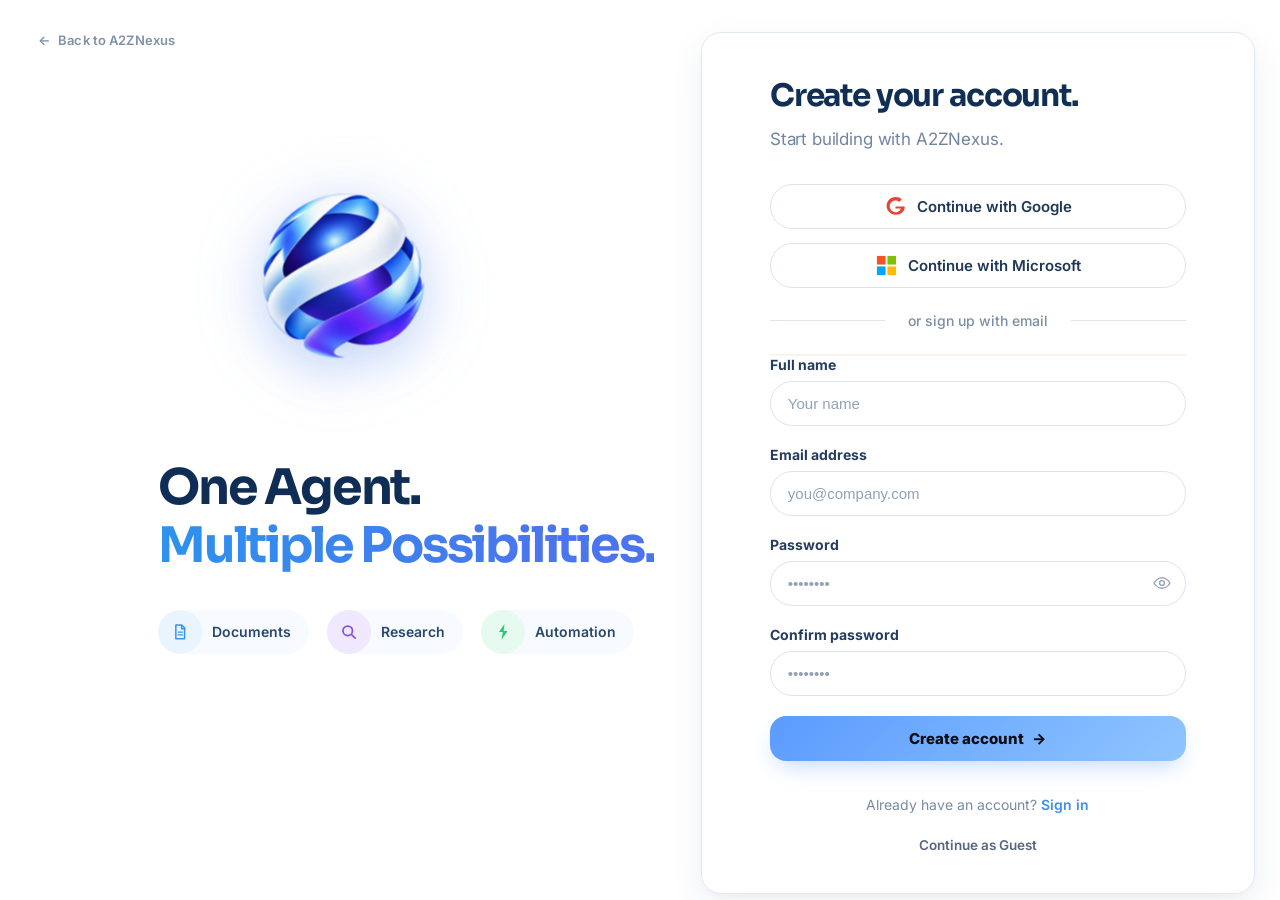
<file: register.html>
<!DOCTYPE html>
<html lang="en">
<head>
<meta charset="UTF-8" />
<meta name="viewport" content="width=device-width, initial-scale=1.0" />
<script>
/* smooth page-to-page navigation (index <-> login): detect an arrival from another page of this site */
(function(){
  var d=document.documentElement, internal=false;
  var vt=(typeof CSSViewTransitionRule!=='undefined')&&location.protocol!=='file:';
  try{ if(sessionStorage.getItem('a2z_nav')){ sessionStorage.removeItem('a2z_nav'); internal=true; } }catch(e){}
  try{ var r=document.referrer; if(r){ var u=new URL(r); if(u.origin===location.origin&&u.pathname!==location.pathname) internal=true; } }catch(e){}
  if(internal){  if(!vt) d.classList.add('a2z-arrive'); }
})();
</script>
<title>A2ZNexus — Sign up</title>
<link rel="icon" type="image/png" href="assets/brand/logo-mark.png">
<link rel="apple-touch-icon" href="assets/brand/logo-mark.png">
<meta name="description" content="Create your A2ZNexus AI workspace account." />
<link rel="preconnect" href="https://fonts.googleapis.com">
<link rel="preconnect" href="https://fonts.gstatic.com" crossorigin>
<link href="https://fonts.googleapis.com/css2?family=Sora:wght@300;400;500;600;700;800&family=Inter:wght@300;400;500;600&family=JetBrains+Mono:wght@400;500&display=swap" rel="stylesheet">
<style>
  /* ============================================================
     A2ZNexus DESIGN TOKENS
     (No existing landing page was found in this project, so this
     token set defines the A2ZNexus identity. Swap these values to
     match your real landing page whenever it's available.)
     ============================================================ */
  :root{
    /* ---- unified with index.html (A2ZNexus landing page) token set — white + blue ---- */
    --bg-0: #ffffff;
    --bg-1: #f5f9fd;
    --bg-2: #eef4fb;
    --panel: #ffffff;
    --panel-border: rgba(13,29,56,0.10);
    --panel-border-strong: rgba(13,29,56,0.17);
    --ink-0: #0b1526;
    --ink-1: #57667e;
    --ink-2: #93a1b8;
    --accent-a: #5b9bff;   /* blue — primary accent (matches landing page) */
    --accent-b: #8fc5ff;   /* lighter blue — secondary accent (matches landing page) */
    --accent-c: #f2b155;   /* amber — tertiary accent, used sparingly */
    --accent-a-soft: rgba(91,155,255,0.16);
    --accent-b-soft: rgba(143,197,255,0.16);
    --danger: #f2836b;
    --danger-soft: rgba(242,131,107,0.12);
    --success: #5b9bff;
    --radius-lg: 28px;
    --radius-md: 16px;
    --radius-sm: 10px;
    --font: 'Inter', -apple-system, BlinkMacSystemFont, 'Segoe UI', sans-serif;
    --font-display: 'Sora', -apple-system, BlinkMacSystemFont, 'Segoe UI', sans-serif;
    --font-mono: 'JetBrains Mono', monospace;
    --ease: cubic-bezier(.16,.84,.32,1);
    --dur-fast: 160ms;
    --dur-med: 380ms;
    --dur-slow: 900ms;
  }

  *{ box-sizing: border-box; }
  html,body{ height:100%; }
  body{
    margin:0;
    font-family: var(--font);
    background: var(--bg-0);
    color: var(--ink-0);
    overflow-x: hidden;
    -webkit-font-smoothing: antialiased;
  }
  a{ color: inherit; }
  button{ font-family: inherit; }

  /* ---------- background ---------- */
  #bg-canvas{
    position: fixed; inset: 0; width:100%; height:100%;
    z-index: 0;
    background:
      radial-gradient(ellipse 90% 70% at 18% 10%, rgba(91,155,255,0.14), transparent 60%),
      radial-gradient(ellipse 80% 65% at 88% 85%, rgba(143,197,255,0.13), transparent 60%),
      var(--bg-0);
  }
  #trail-canvas{
    position: fixed; inset:0; width:100%; height:100%;
    z-index: 5; pointer-events:none;
  }

  /* fine premium grid, fading out from the centre */
  .grid-field{
    position: fixed; inset: 0;
    z-index: 0;
    pointer-events: none;
    background-image:
      linear-gradient(rgba(13,29,56,0.055) 1px, transparent 1px),
      linear-gradient(90deg, rgba(13,29,56,0.055) 1px, transparent 1px);
    background-size: 56px 56px;
    mask-image: radial-gradient(ellipse 70% 60% at 50% 40%, black, transparent 78%);
    -webkit-mask-image: radial-gradient(ellipse 70% 60% at 50% 40%, black, transparent 78%);
  }

  /* subtle film-grain texture for a premium, non-flat finish */
  .grain-field{
    position: fixed; inset: 0;
    z-index: 4;
    pointer-events: none;
    opacity: .05;
    mix-blend-mode: overlay;
    background-image: url("data:image/svg+xml,%3Csvg xmlns='http://www.w3.org/2000/svg' width='140' height='140'%3E%3Cfilter id='n'%3E%3CfeTurbulence type='fractalNoise' baseFrequency='0.9' numOctaves='2' stitchTiles='stitch'/%3E%3C/filter%3E%3Crect width='100%25' height='100%25' filter='url(%23n)'/%3E%3C/svg%3E");
  }

  /* ---------- ambient aurora field ----------
     Large, saturated, slow-moving gradient blobs that give the page
     real, visible depth and colour — a premium ambient wash rather
     than literal icon graphics. */
  .aurora-field{
    position: fixed; inset: 0;
    z-index: 0;
    overflow: hidden;
    pointer-events: none;
  }
  .aurora{
    position: absolute;
    border-radius: 50%;
    filter: blur(64px);
    will-change: transform;
  }
  .aurora-a{
    width: 56vw; height: 56vw; max-width: 780px; max-height: 780px;
    left: -16%; top: -18%;
    background: radial-gradient(circle, rgba(91,155,255,0.50), transparent 68%);
    animation: aurora-drift-a 24s ease-in-out infinite;
  }
  .aurora-b{
    width: 48vw; height: 48vw; max-width: 680px; max-height: 680px;
    right: -14%; bottom: -16%;
    background: radial-gradient(circle, rgba(120,110,255,0.42), transparent 68%);
    animation: aurora-drift-b 30s ease-in-out infinite;
  }
  .aurora-c{
    width: 40vw; height: 40vw; max-width: 540px; max-height: 540px;
    left: 50%; top: 44%;
    background: radial-gradient(circle, rgba(242,177,85,0.22), transparent 70%);
    animation: aurora-drift-c 34s ease-in-out infinite;
  }
  .aurora-d{
    width: 30vw; height: 30vw; max-width: 420px; max-height: 420px;
    left: 8%; bottom: -6%;
    background: radial-gradient(circle, rgba(143,197,255,0.38), transparent 70%);
    animation: aurora-drift-d 28s ease-in-out infinite;
  }
  @keyframes aurora-drift-a{
    0%,100%{ transform: translate(0,0) scale(1); }
    50%{ transform: translate(5vw, 4vh) scale(1.1); }
  }
  @keyframes aurora-drift-b{
    0%,100%{ transform: translate(0,0) scale(1); }
    50%{ transform: translate(-4vw, -5vh) scale(1.12); }
  }
  @keyframes aurora-drift-c{
    0%,100%{ transform: translate(-50%,-44%) scale(1); }
    50%{ transform: translate(-46%,-50%) scale(1.15); }
  }
  @keyframes aurora-drift-d{
    0%,100%{ transform: translate(0,0) scale(1); }
    50%{ transform: translate(3vw, -3vh) scale(1.1); }
  }
  @media (prefers-reduced-motion: reduce){
    .aurora{ animation:none; }
  }
  @media (max-width: 640px){
    .aurora{ filter: blur(46px); }
    .grid-field{ background-size: 40px 40px; }
  }

  /* ---------- page shell ---------- */
  .page{
    position: relative; z-index: 2;
    min-height: 100vh;
    display: flex;
    flex-direction: column;
  }

  .topbar{
    display:flex; align-items:center; justify-content:space-between;
    padding: 26px clamp(20px,4vw,48px) 0;
  }
  .back-link{
    display:inline-flex; align-items:center; gap:8px;
    text-decoration:none;
    font-size: 14px; font-weight:600;
    color: var(--ink-1);
    letter-spacing: 0.01em;
    padding: 8px 4px;
    transition: color var(--dur-fast) var(--ease);
  }
  .back-link:hover{ color: var(--ink-0); }
  .back-link:hover .back-arrow{ transform: translateX(-4px); }
  .back-arrow{ display:inline-block; transition: transform var(--dur-fast) var(--ease); }
  .back-link:focus-visible, a:focus-visible, button:focus-visible, input:focus-visible{
    outline: 2px solid var(--accent-a);
    outline-offset: 3px;
    border-radius: 6px;
  }

  .wordmark{
    font-family: var(--font-display);
    font-size: 15px; font-weight: 700; letter-spacing: 0.02em;
    color: var(--ink-0); text-decoration:none;
    opacity: 0; transform: translateY(-6px);
    animation: enter-fade var(--dur-slow) var(--ease) forwards;
    animation-delay: .05s;
  }

  .stage{
    flex: 1;
    display: flex;
    align-items: center;
    justify-content: center;
    min-height: 0;
    padding: clamp(16px,3vw,40px) clamp(20px,4vw,48px) clamp(32px,4vw,56px);
  }

  .stage-card{
    width: 100%;
    max-width: 1120px;
    display: grid;
    grid-template-columns: 1.15fr 1fr;
    align-items: stretch;
    border-radius: var(--radius-lg);
    overflow: hidden;
    border: 1px solid var(--panel-border-strong);
    background: linear-gradient(180deg, var(--bg-1), var(--bg-2));
    box-shadow: 0 40px 100px -35px rgba(13,29,56,0.28), 0 0 0 1px rgba(13,29,56,0.03) inset;
    position: relative;
  }

  /* ---------- companion / left panel ----------
     This panel still sits on a dark photographic scene, so it keeps its own
     light-text-on-dark token values regardless of the page's white theme. */
  .companion-panel{
    --ink-0: #e9ebf1;
    --ink-1: #9aa0ad;
    --ink-2: #5b606c;
    --panel-border: rgba(232,234,240,0.09);
    --panel-border-strong: rgba(232,234,240,0.16);
    position: relative;
    background:
      radial-gradient(ellipse 70% 55% at 50% 38%, rgba(91,155,255,0.22), transparent 70%),
      linear-gradient(180deg, rgba(8,9,12,0.15) 0%, rgba(8,9,12,0.35) 40%, rgba(8,9,12,0.92) 100%),
      linear-gradient(160deg, #0d1224 0%, #141a33 45%, #0a0d1c 100%);
    overflow: hidden;
    display:flex; flex-direction: column; justify-content: flex-end;
    padding: clamp(28px,4vw,52px);
    min-height: 380px;
  }

  /* brand mark watermark: large, softly-glowing logo centered in the
     panel, replacing the old companion-scene photo/robot as the panel's
     visual anchor. */
  .companion-panel::after{
    content:"";
    position:absolute;
    top:36%; left:50%;
    transform:translate(-50%,-50%);
    width:min(280px, 56%);
    aspect-ratio:1;
    background:url('assets/brand/logo-mark.png') center/contain no-repeat;
    filter:drop-shadow(0 0 70px rgba(91,155,255,0.5)) drop-shadow(0 24px 48px rgba(0,0,0,0.55));
    opacity:0;
    transform-origin:center;
    z-index:1;
    pointer-events:none;
    transition:opacity .5s var(--ease), transform .5s var(--ease);
  }
  .page.ready .companion-panel::after{
    opacity:0.95;
    transform:translate(-50%,-50%) scale(1);
  }
  @media(max-width:820px){
    .companion-panel::after{ top:32%; width:min(180px, 44%); }
  }

  /* ---------- reference-style copy block (headline + tagline) ---------- */
  .panel-copy{
    position: relative; z-index: 3;
    max-width: 360px;
    opacity: 0; transform: translateY(10px);
  }
  .page.ready .panel-copy{
    animation: enter-fade var(--dur-slow) var(--ease) forwards;
    animation-delay: .1s;
  }
  .panel-copy{ max-width: 420px; }
  .panel-copy .panel-tag{
    display:block;
    font-family: var(--font-display); font-size: clamp(23px, 2.8vw, 32px);
    font-weight: 700; letter-spacing: -0.01em; line-height: 1.3;
    margin: 0;
  }
  .panel-tag .tag-line{
    display:block;
    color: #fff;
    text-shadow: 0 2px 24px rgba(91,155,255,0.4);
  }
  .panel-tag .tag-highlight{
    position: relative;
    display:inline-block;
    color:#fff;
    padding: 3px 14px 5px;
    margin-top: 6px;
    border-radius: 10px;
    background: linear-gradient(100deg, rgba(91,155,255,0.85), rgba(143,197,255,0.75) 45%, rgba(91,155,255,0.85));
    background-size: 220% 100%;
    animation: tag-shine 3.6s ease-in-out infinite;
    box-shadow: 0 6px 24px -4px rgba(91,155,255,0.65), 0 0 0 1px rgba(255,255,255,0.15) inset;
  }
  @keyframes tag-shine{
    0%, 100%{ background-position: 0% 50%; }
    50%{ background-position: 100% 50%; }
  }
  @media (prefers-reduced-motion: reduce){
    .panel-tag .tag-highlight{ animation:none; }
  }
  .panel-copy h1, .panel-copy p{ display:none; }
  .panel-chips{ display:flex; flex-wrap:wrap; gap:9px; margin-top: 24px; }
  .panel-chip{
    display:inline-flex; align-items:center; gap:8px;
    font-size: 12.5px; font-weight:500; color: var(--ink-0); font-family: var(--font);
    padding: 8px 14px; border-radius: 999px;
    background: rgba(255,255,255,0.06);
    border: 1px solid rgba(255,255,255,0.14);
    backdrop-filter: blur(6px);
  }
  .panel-chip .dot{
    width:9px; height:9px; border-radius:50%; background: var(--accent-b);
    box-shadow: 0 0 8px var(--accent-b);
    animation: chip-pulse 2.4s var(--ease) infinite;
  }
  .panel-chip .dot-b{ background: var(--accent-a); box-shadow: 0 0 8px var(--accent-a); animation-delay: .3s; }
  .panel-chip .dot-c{ background: var(--accent-c); box-shadow: 0 0 8px var(--accent-c); animation-delay: .6s; }
  @keyframes chip-pulse{ 0%,100%{ opacity:.5; transform:scale(1);} 50%{ opacity:1; transform:scale(1.3);} }
  .companion-panel::before{
    content:"";
    position:absolute; inset:0;
    background-image:
      linear-gradient(rgba(255,255,255,0.035) 1px, transparent 1px),
      linear-gradient(90deg, rgba(255,255,255,0.035) 1px, transparent 1px);
    background-size: 42px 42px;
    mask-image: radial-gradient(ellipse 90% 90% at 20% 20%, black, transparent 75%);
    opacity: .25;
  }

  .field-glow{
    position:absolute;
    width: 340px; height: 340px;
    border-radius: 50%;
    background: radial-gradient(circle, var(--accent-a-soft), transparent 65%);
    filter: blur(6px);
    transition: transform 200ms var(--ease), opacity 400ms var(--ease);
    pointer-events:none;
  }

  .orbit-wrap{
    /* the small floating companion/robot animation has been removed from
       the login panel; kept in the DOM (display:none) so the existing
       cursor-tracking script can still run without errors elsewhere. */
    display: none !important;
  }
  @media(max-width: 820px){
    .orbit-wrap{ width: min(104px, 30%); }
  }
  .orbit-ring{
    position:absolute; inset: -6%;
    border-radius: 50%;
    border: 1px dashed rgba(255,255,255,0.08);
    animation: spin-slow 40s linear infinite;
  }
  .orbit-ring.r2{ inset: 6%; animation-duration: 55s; animation-direction: reverse; border-color: rgba(91,155,255,0.10); }
  @keyframes spin-slow{ to{ transform: rotate(360deg); } }

  .node{
    position:absolute; width:6px; height:6px; border-radius:50%;
    background: var(--accent-b);
    box-shadow: 0 0 10px var(--accent-b);
    opacity: .8;
  }

  /* companion figure */
  #companion{
    width: min(96px, 62%);
    height: auto;
    position: relative;
    z-index: 2;
    filter: drop-shadow(0 18px 30px rgba(0,0,0,0.45));
    opacity: 0;
    transform: translateY(14px) scale(.94);
  }
  .companion-panel.ready #companion{
    animation: companion-wake 700ms var(--ease) forwards;
  }
  @keyframes companion-wake{
    to{ opacity:1; transform: translateY(0) scale(1); }
  }

  /* expression crossfade module: only one group visible at a time */
  .expr{
    opacity: 0;
    transform-origin: 110px 100px;
    transform: scale(.94);
    transition: opacity 200ms var(--ease), transform 220ms var(--ease);
  }
  .expr.active{
    opacity: 1;
    transform: scale(1);
  }

  .companion-caption{
    /* tied to the removed robot companion; hidden but left in the DOM
       so setCaption() in the existing script has no null target. */
    display: none !important;
  }

  /* ---------- auth panel ---------- */
  .auth-panel{
    display:flex; align-items:center; justify-content:center;
    min-height: 0;
    padding: clamp(20px, 3vw, 40px);
    background: rgba(255,255,255,0.015);
    border-left: 1px solid var(--panel-border);
  }

  .auth-card{
    width: 100%;
    max-width: 400px;
    padding: clamp(8px, 1vw, 12px) 0;
    opacity: 0;
    transform: translateY(18px);
    transition: transform 120ms var(--ease);
    will-change: transform;
  }
  .page.ready .auth-card{
    animation: card-enter var(--dur-slow) var(--ease) forwards;
    animation-delay: .08s;
  }
  @keyframes card-enter{
    to{ opacity:1; transform: translateY(0); }
  }

  .stagger > *{
    opacity: 0; transform: translateY(8px);
  }
  .page.ready .stagger > *{
    animation: item-enter var(--dur-med) var(--ease) forwards;
  }
  @keyframes item-enter{ to{ opacity:1; transform:translateY(0);} }
  .page.ready .stagger > *:nth-child(1){ animation-delay: .16s; }
  .page.ready .stagger > *:nth-child(2){ animation-delay: .20s; }
  .page.ready .stagger > *:nth-child(3){ animation-delay: .24s; }
  .page.ready .stagger > *:nth-child(4){ animation-delay: .28s; }
  .page.ready .stagger > *:nth-child(5){ animation-delay: .32s; }
  .page.ready .stagger > *:nth-child(6){ animation-delay: .36s; }
  .page.ready .stagger > *:nth-child(7){ animation-delay: .40s; }
  .page.ready .stagger > *:nth-child(8){ animation-delay: .44s; }
  .page.ready .stagger > *:nth-child(9){ animation-delay: .48s; }

  .auth-heading{
    font-family: var(--font-display);
    font-size: clamp(24px, 2.6vw, 28px);
    font-weight: 600;
    letter-spacing: -0.02em;
    margin: 0 0 6px;
  }
  .auth-sub{
    margin: 0 0 26px;
    color: var(--ink-1);
    font-size: 14.5px;
    line-height: 1.5;
  }

  .social-row{
    display:flex; flex-direction:column; gap: 10px;
    margin-bottom: 20px;
  }
  .social-btn{
    display:flex; align-items:center; justify-content:center; gap:10px;
    width:100%;
    padding: 11px 14px;
    border-radius: var(--radius-md);
    border: 1px solid var(--panel-border);
    background: rgba(13,29,56,0.03);
    color: var(--ink-0);
    font-size: 14px; font-weight: 600;
    cursor: pointer;
    transition: transform var(--dur-fast) var(--ease), background var(--dur-fast) var(--ease), border-color var(--dur-fast) var(--ease);
  }
  .social-btn:hover{
    background: rgba(13,29,56,0.055);
    border-color: rgba(13,29,56,0.2);
    transform: translateY(-1px);
  }
  .social-btn:active{ transform: translateY(0) scale(.99); }
  .social-btn svg{ width:18px; height:18px; transition: transform var(--dur-fast) var(--ease); }
  .social-btn:hover svg{ transform: translateY(-1px); }
  .social-btn[disabled]{ opacity:.6; cursor: progress; }

  .divider{
    display:flex; align-items:center; gap: 12px;
    color: var(--ink-2); font-size: 12.5px;
    margin: 20px 0;
  }
  .divider::before, .divider::after{
    content:""; flex:1; height:1px; background: var(--panel-border);
  }

  .field{ margin-bottom: 14px; }
  .field label{
    display:block; font-size: 13px; color: var(--ink-1); margin-bottom: 6px; font-weight: 600;
  }
  .field-input-wrap{ position: relative; }
  .field input{
    width:100%;
    padding: 12px 14px;
    border-radius: var(--radius-md);
    border: 1px solid var(--panel-border);
    background: rgba(13,29,56,0.035);
    color: var(--ink-0);
    font-size: 14.5px;
    transition: border-color var(--dur-fast) var(--ease), box-shadow var(--dur-fast) var(--ease), background var(--dur-fast) var(--ease);
  }
  .field input::placeholder{ color: var(--ink-2); }
  .field input:focus{
    outline:none;
    border-color: var(--accent-a);
    background: rgba(91,155,255,0.07);
    box-shadow: 0 0 0 4px var(--accent-a-soft);
  }
  .field input.has-error{ border-color: var(--danger); }

  .pw-toggle{
    position:absolute; right: 8px; top: 50%; transform: translateY(-50%);
    background: transparent; border: none; color: var(--ink-2);
    width: 32px; height: 32px; border-radius: 8px;
    display:flex; align-items:center; justify-content:center;
    cursor: pointer;
    transition: color var(--dur-fast) var(--ease), background var(--dur-fast) var(--ease);
  }
  .pw-toggle:hover{ color: var(--ink-0); background: rgba(13,29,56,0.06); }
  .pw-toggle svg{ width:18px; height:18px; }

  .row-between{
    display:flex; align-items:center; justify-content:flex-end;
    margin: 2px 0 20px;
  }
  .forgot-link{
    font-size: 13px; color: var(--ink-1); text-decoration:none;
    position: relative;
    padding-bottom: 1px;
  }
  .forgot-link::after{
    content:""; position:absolute; left:0; right:100%; bottom:-2px; height:1px;
    background: var(--accent-a);
    transition: right var(--dur-fast) var(--ease);
  }
  .forgot-link:hover{ color: var(--ink-0); }
  .forgot-link:hover::after{ right:0; }

  .error-banner{
    display:flex; gap:10px; align-items:flex-start;
    background: var(--danger-soft);
    border: 1px solid transparent;
    color: #FFD3D3;
    font-size: 13px; line-height:1.5;
    border-radius: var(--radius-md);
    padding: 0 13px;
    margin-bottom: 0;
    max-height: 0; opacity: 0; overflow:hidden;
    transition: max-height var(--dur-med) var(--ease), opacity var(--dur-med) var(--ease), margin var(--dur-med) var(--ease), padding var(--dur-med) var(--ease), border-color var(--dur-med) var(--ease);
  }
  .error-banner.show{
    max-height: 120px; opacity: 1;
    padding: 11px 13px;
    margin-bottom: 16px;
    border-color: rgba(242,131,107,0.35);
  }

  .submit-btn{
    width:100%;
    position: relative;
    padding: 13px 18px;
    border-radius: var(--radius-md);
    border: none;
    background: linear-gradient(135deg, var(--accent-a), var(--accent-b));
    color: #0A0C12;
    font-weight: 800;
    font-size: 15px;
    cursor: pointer;
    display:flex; align-items:center; justify-content:center; gap:8px;
    transition: transform var(--dur-fast) var(--ease), box-shadow var(--dur-fast) var(--ease), filter var(--dur-fast) var(--ease);
    box-shadow: 0 10px 24px -8px rgba(91,155,255,0.45);
  }
  .submit-btn:hover{ transform: translateY(-2px); box-shadow: 0 14px 28px -8px rgba(91,155,255,0.55); }
  .submit-btn:active{ transform: translateY(0) scale(.985); }
  .submit-btn .arrow{ transition: transform var(--dur-fast) var(--ease); }
  .submit-btn:hover .arrow{ transform: translateX(4px); }
  .submit-btn[disabled]{ cursor: progress; filter: saturate(.7); }
  .submit-btn .spinner{
    width:15px; height:15px; border-radius:50%;
    border: 2px solid rgba(10,12,18,0.25); border-top-color:#0A0C18;
    animation: spin .7s linear infinite;
    display:none;
  }
  .submit-btn.loading .spinner{ display:inline-block; }
  .submit-btn.loading .btn-label, .submit-btn.loading .arrow{ display:none; }
  @keyframes spin{ to{ transform: rotate(360deg); } }

  .guest-row{
    text-align:center; margin-top: 18px;
  }
  .guest-link{
    background:none; border:none; color: var(--ink-1);
    font-size: 13.5px; font-weight: 600; cursor:pointer;
    padding: 6px 10px; border-radius: 8px;
    transition: color var(--dur-fast) var(--ease), background var(--dur-fast) var(--ease);
  }
  .guest-link:hover{ color: var(--ink-0); background: rgba(13,29,56,0.05); }

  .guest-note{
    font-size: 12.5px; color: var(--ink-2); text-align:center;
    max-height:0; opacity:0; overflow:hidden;
    padding: 0;
    transition: max-height var(--dur-med) var(--ease), opacity var(--dur-med) var(--ease), margin var(--dur-med) var(--ease);
  }
  .guest-note.show{ max-height: 60px; opacity:1; margin-top: 8px; }

  .signup-row{
    text-align:center; margin-top: 22px;
    font-size: 13.5px; color: var(--ink-2);
  }
  .signup-row a{ color: var(--accent-a); font-weight: 700; text-decoration:none; }
  .signup-row a:hover{ text-decoration: underline; }

  /* ---------- success overlay ---------- */
  .success-overlay{
    position: fixed; inset:0; z-index: 50;
    display:flex; align-items:center; justify-content:center;
    background: rgba(10,12,18,0.72);
    backdrop-filter: blur(6px);
    opacity: 0; pointer-events:none;
    transition: opacity var(--dur-med) var(--ease);
  }
  .success-overlay.show{ opacity:1; pointer-events:auto; }
  .success-card{
    text-align:center; color: var(--ink-0);
    transform: translateY(10px); opacity:0;
    transition: transform var(--dur-med) var(--ease), opacity var(--dur-med) var(--ease);
  }
  .success-overlay.show .success-card{ transform: translateY(0); opacity:1; transition-delay: .1s; }
  .success-ring{
    width:64px; height:64px; margin: 0 auto 18px;
    border-radius:50%;
    border: 2px solid var(--accent-b);
    display:flex; align-items:center; justify-content:center;
    box-shadow: 0 0 30px var(--accent-b-soft);
  }
  .success-title{ font-size: 19px; font-weight:800; margin: 0 0 4px; }
  .success-sub{ font-size: 13.5px; color: var(--ink-1); margin:0; }

  /* ---------- forgot password modal ---------- */
  .modal-overlay{
    position: fixed; inset:0; z-index: 60;
    background: rgba(10,12,18,0.6);
    backdrop-filter: blur(4px);
    display:flex; align-items:center; justify-content:center;
    opacity:0; pointer-events:none;
    transition: opacity var(--dur-med) var(--ease);
    padding: 20px;
  }
  .modal-overlay.show{ opacity:1; pointer-events:auto; }
  .modal-card{
    background: var(--panel); border:1px solid var(--panel-border);
    border-radius: var(--radius-lg); padding: 26px;
    max-width: 380px; width:100%;
    transform: translateY(10px) scale(.98); opacity:0;
    transition: transform var(--dur-med) var(--ease), opacity var(--dur-med) var(--ease);
  }
  .modal-overlay.show .modal-card{ transform: translateY(0) scale(1); opacity:1; transition-delay: .06s; }
  .modal-card h3{ margin: 0 0 8px; font-size:18px; }
  .modal-card p{ margin: 0 0 18px; color: var(--ink-1); font-size: 13.5px; line-height:1.5; }
  .modal-actions{ display:flex; gap:10px; }
  .modal-actions button{ flex:1; padding: 10px; border-radius: var(--radius-sm); border:1px solid var(--panel-border); background: transparent; color: var(--ink-0); cursor:pointer; font-weight:600; font-size:13.5px; }
  .modal-actions .primary{ background: var(--accent-a); color:#0A0C12; border-color: transparent; }

  /* ---------- responsive ---------- */
  @media (max-width: 900px){
    .stage-card{ grid-template-columns: 1fr; max-width: 560px; }
    .companion-panel{ min-height: 220px; }
    .auth-panel{ border-left: none; border-top: 1px solid var(--panel-border); }
    .orbit-wrap{ width: min(190px, 50%); }
  }
  @media (max-width: 520px){
    .topbar{ padding-top: 18px; }
    .stage{ padding: 14px 16px 28px; }
    .stage-card{ border-radius: var(--radius-md); }
    .companion-panel{ min-height: 190px; }
    .auth-panel{ padding: 22px; }
  }

  @keyframes enter-fade{ to{ opacity:1; transform:none; } }

  /* ---------- initial page-load preloader (floating logo) ---------- */
  .page-loader{ position:fixed; inset:0; z-index:10500; background:var(--bg-0); display:flex; align-items:center; justify-content:center; transition:opacity .3s cubic-bezier(.16,.84,.32,1), visibility .3s; }
  .page-loader::before{ content:''; position:absolute; inset:0; background:radial-gradient(circle at 50% 45%, var(--accent-a-soft), transparent 65%); }
  .page-loader-mark{ width:88px; height:88px; object-fit:contain; position:relative; z-index:1; filter:drop-shadow(0 14px 30px rgba(91,155,255,0.4)); opacity:0; animation:loaderFadeIn .55s cubic-bezier(.34,1.56,.64,1) forwards, loaderFloat 2.4s ease-in-out .55s infinite; }
  @keyframes loaderFadeIn{ 0%{opacity:0; transform:scale(.72);} 65%{opacity:1; transform:scale(1.06);} 100%{opacity:1; transform:scale(1);} }
  @keyframes loaderFloat{ 0%,100%{ transform:translateY(0); } 50%{ transform:translateY(-10px); } }
  .page-loader.done{ opacity:0; visibility:hidden; pointer-events:none; }

  /* ---------- page-transition overlay (navigating back to A2ZNexus) ---------- */
  .transition-overlay{ position:fixed; inset:0; z-index:10000; background:var(--bg-0); display:flex; align-items:center; justify-content:center; opacity:0; pointer-events:none; transition:opacity .5s cubic-bezier(.16,.84,.32,1); }
  .transition-overlay.active{ opacity:1; pointer-events:all; }
  .transition-overlay img{ width:52px; height:52px; border-radius:14px; transform:scale(.6); transition:transform .6s cubic-bezier(.16,.84,.32,1); }
  .transition-overlay.active img{ transform:scale(1); animation:loaderFloat 1.6s ease-in-out .6s infinite; }

  @media (prefers-reduced-motion: reduce){
    *, *::before, *::after{
      animation-duration: 0.001ms !important;
      animation-iteration-count: 1 !important;
      transition-duration: 0.001ms !important;
      scroll-behavior: auto !important;
    }
  }


  /* ============================================================
     REFERENCE SCREEN STRUCTURE OVERRIDE
     Visual/layout only. Existing markup, assets, links and JS behavior
     are intentionally preserved. The project logo is loaded from the
     existing assets/brand/logo-mark.png path.
     ============================================================ */
  html, body { background:#fff !important; }
  body { overflow:hidden !important; }

  #bg-canvas, #trail-canvas, .aurora-field, .grid-field, .grain-field { display:none !important; }

  .page {
    min-height:100vh !important;
    height:100vh !important;
    display:block !important;
    position:relative !important;
    background:#fff !important;
  }

  .topbar {
    position:absolute !important;
    left:34px !important;
    top:24px !important;
    right:34px !important;
    z-index:20 !important;
    padding:0 !important;
    pointer-events:none;
  }
  .topbar .back-link {
    pointer-events:auto;
    color:#6f829e !important;
    font-size:13px !important;
    opacity:.88;
  }
  .topbar .wordmark { display:none !important; }

  .stage {
    width:100vw !important;
    height:100vh !important;
    min-height:0 !important;
    padding:0 !important;
    margin:0 !important;
    display:grid !important;
    grid-template-columns:52.8% 47.2% !important;
    align-items:stretch !important;
    justify-content:stretch !important;
  }

  .stage-card {
    width:100% !important;
    max-width:none !important;
    height:100% !important;
    min-height:0 !important;
    display:contents !important;
    border:0 !important;
    border-radius:0 !important;
    overflow:visible !important;
    background:transparent !important;
    box-shadow:none !important;
  }

  /* LEFT SIDE — clean white reference layout */
  .companion-panel {
    grid-column:1 !important;
    grid-row:1 !important;
    min-height:100vh !important;
    height:100vh !important;
    padding:0 !important;
    overflow:hidden !important;
    display:block !important;
    position:relative !important;
    background:#fff !important;
    border:0 !important;
  }
  .companion-panel::before { display:none !important; }
  .companion-panel::after {
    content:"" !important;
    position:absolute !important;
    z-index:1 !important;
    pointer-events:none !important;
    left:50% !important;
    top:30.2% !important;
    width:205px !important;
    height:205px !important;
    aspect-ratio:auto !important;
    transform:translate(-50%,-50%) scale(1) !important;
    background:url('assets/brand/logo-mark.png') center center / contain no-repeat !important;
    filter:drop-shadow(0 15px 20px rgba(48,116,230,.15)) drop-shadow(0 5px 30px rgba(79,119,235,.18)) !important;
    opacity:1 !important;
    transition:none !important;
  }

  .field-glow, .orbit-wrap, .companion-caption { display:none !important; }

  .panel-copy {
    position:absolute !important;
    z-index:3 !important;
    left:clamp(55px,12.35vw,198px) !important;
    top:51.2% !important;
    width:520px !important;
    max-width:calc(100% - 70px) !important;
    padding:0 !important;
    margin:0 !important;
    opacity:1 !important;
    transform:none !important;
    animation:none !important;
  }
  .panel-copy .panel-tag {
    display:block !important;
    font-family:'Sora',Inter,sans-serif !important;
    font-size:49px !important;
    line-height:1.08 !important;
    letter-spacing:-2.2px !important;
    font-weight:700 !important;
    margin:0 !important;
  }
  .panel-tag .tag-line {
    display:block !important;
    color:#102d55 !important;
    text-shadow:none !important;
  }
  .panel-tag .tag-highlight {
    display:block !important;
    width:max-content !important;
    max-width:100% !important;
    padding:0 !important;
    margin:5px 0 0 !important;
    border-radius:0 !important;
    background:linear-gradient(90deg,#2d92ed 0%,#4b75ed 78%) !important;
    -webkit-background-clip:text !important;
    background-clip:text !important;
    color:transparent !important;
    box-shadow:none !important;
    animation:none !important;
  }
  .panel-chips {
    display:flex !important;
    align-items:center !important;
    flex-wrap:nowrap !important;
    gap:18px !important;
    margin-top:38px !important;
  }
  .panel-chip {
    display:inline-flex !important;
    align-items:center !important;
    gap:10px !important;
    height:43px !important;
    padding:0 13px 0 0 !important;
    border:0 !important;
    background:rgba(246,250,255,.82) !important;
    border-radius:23px !important;
    color:#405775 !important;
    font-size:14px !important;
    font-weight:600 !important;
    white-space:nowrap !important;
    box-shadow:none !important;
    backdrop-filter:none !important;
  }
  .panel-chip .dot {
    width:43px !important;
    height:43px !important;
    border-radius:50% !important;
    background:#e8f4ff !important;
    box-shadow:none !important;
    position:relative !important;
    flex:none !important;
  }
  .panel-chip .dot::after {
    content:"" !important;
    position:absolute !important;
    left:12px !important;
    top:11px !important;
    width:19px !important;
    height:21px !important;
    border-radius:2px !important;
    background:#3c98e9 !important;
    box-shadow:inset 0 -3px 0 rgba(255,255,255,.22) !important;
  }
  .panel-chip .dot-b {
    background:#f1eaff !important;
  }
  .panel-chip .dot-b::after {
    left:11px !important;
    top:11px !important;
    width:20px !important;
    height:20px !important;
    border-radius:50% !important;
    background:transparent !important;
    border:3px solid #8553df !important;
    box-shadow:none !important;
  }
  .panel-chip .dot-c {
    background:#e5faef !important;
  }
  .panel-chip .dot-c::after {
    left:13px !important;
    top:10px !important;
    width:17px !important;
    height:22px !important;
    background:#28c876 !important;
    clip-path:polygon(45% 0,100% 0,62% 42%,100% 42%,34% 100%,47% 54%,0 54%) !important;
    border-radius:0 !important;
    box-shadow:none !important;
  }

  /* RIGHT SIDE — screenshot-style floating login card */
  .auth-panel {
    grid-column:2 !important;
    grid-row:1 !important;
    min-height:100vh !important;
    height:100vh !important;
    padding:32px 0 32px 0 !important;
    display:flex !important;
    align-items:flex-start !important;
    justify-content:flex-start !important;
    background:#fff !important;
    border:0 !important;
    overflow-y:auto !important;
    overflow-x:hidden !important;
  }
  .auth-card {
    width:min(614px, calc(100% - 50px)) !important;
    max-width:none !important;
    height:auto !important;
    min-height:687px !important;
    margin:0 auto !important;
    padding:44px 68px 34px !important;
    border:1px solid #e2e8f0 !important;
    border-radius:20px !important;
    background:rgba(255,255,255,.97) !important;
    box-shadow:0 14px 38px rgba(31,63,105,.08),0 2px 8px rgba(31,63,105,.035) !important;
    opacity:1 !important;
    transform:none !important;
    animation:none !important;
  }
  .stagger > * { opacity:1 !important; transform:none !important; animation:none !important; }

  .auth-heading {
    margin:0 !important;
    font-family:'Sora',Inter,sans-serif !important;
    font-size:31px !important;
    line-height:1.2 !important;
    letter-spacing:-1.15px !important;
    font-weight:700 !important;
    color:#112f55 !important;
  }
  .auth-sub {
    margin:13px 0 31px !important;
    font-size:17px !important;
    color:#7184a1 !important;
    letter-spacing:-.15px !important;
  }
  .social-row {
    display:flex !important;
    flex-direction:column !important;
    gap:14px !important;
    margin-bottom:0 !important;
  }
  .social-btn {
    width:100% !important;
    height:45px !important;
    padding:0 14px !important;
    border:1px solid #dce3ec !important;
    border-radius:24px !important;
    background:#fff !important;
    color:#203858 !important;
    font-size:15px !important;
    font-weight:600 !important;
  }
  .social-btn:hover {
    background:#fbfdff !important;
    border-color:#c9d5e5 !important;
    transform:translateY(-1px) !important;
  }
  .social-btn svg { width:23px !important; height:23px !important; }

  .divider {
    display:flex !important;
    align-items:center !important;
    gap:23px !important;
    margin:24px 0 25px !important;
    color:#7b8da7 !important;
    font-size:14px !important;
    font-weight:500 !important;
  }
  .divider::before,.divider::after { background:#e0e5ec !important; }

  .field { margin-bottom:20px !important; }
  .field label {
    margin-bottom:8px !important;
    color:#243c5d !important;
    font-size:14px !important;
    font-weight:700 !important;
  }
  .field input {
    width:100% !important;
    height:45px !important;
    padding:0 17px !important;
    border:1px solid #dce3ec !important;
    border-radius:24px !important;
    background:#fff !important;
    color:#183558 !important;
    font-size:15px !important;
  }
  .field input:focus {
    border-color:#6aa5ee !important;
    background:#fff !important;
    box-shadow:0 0 0 4px rgba(47,128,237,.09) !important;
  }
  .forgot {
    display:block !important;
    width:max-content !important;
    margin:-4px 0 31px auto !important;
    color:#438fe4 !important;
    font-size:13px !important;
    font-weight:600 !important;
  }
  .submit {
    width:100% !important;
    height:44px !important;
    border:0 !important;
    border-radius:24px !important;
    background:linear-gradient(90deg,#2e7fec,#429df2) !important;
    color:#fff !important;
    font-size:15px !important;
    font-weight:600 !important;
  }
  .guest {
    width:100% !important;
    margin-top:20px !important;
    border:0 !important;
    background:transparent !important;
    color:#526987 !important;
    font-size:15px !important;
    font-weight:600 !important;
  }
  .signup-row, .signup {
    margin-top:35px !important;
    text-align:center !important;
    color:#788ba6 !important;
    font-size:14px !important;
  }
  .signup-row a, .signup a { color:#408fe7 !important; font-weight:600 !important; }

  @media (max-width:1200px){
    .panel-copy { left:8vw !important; }
    .panel-copy .panel-tag { font-size:44px !important; }
    .companion-panel::after { width:185px !important; height:185px !important; }
    .auth-card { padding-left:48px !important; padding-right:48px !important; }
  }
  @media (max-width:900px){
    body { overflow:auto !important; }
    .page, .stage { height:auto !important; min-height:100vh !important; }
    .stage { display:block !important; }
    .companion-panel { min-height:540px !important; height:540px !important; }
    .auth-panel { min-height:100vh !important; height:auto !important; padding:30px 20px 50px !important; justify-content:center !important; }
    .auth-card { width:min(614px,100%) !important; height:auto !important; min-height:687px !important; }
    .panel-copy { left:28px !important; top:63% !important; }
    .panel-copy .panel-tag { font-size:42px !important; }
    .companion-panel::after { top:29% !important; }
  }
  @media (max-width:520px){
    .topbar { left:18px !important; top:16px !important; }
    .companion-panel { min-height:500px !important; height:500px !important; }
    .companion-panel::after { width:150px !important; height:150px !important; }
    .panel-copy { left:24px !important; top:61% !important; max-width:calc(100% - 48px) !important; }
    .panel-copy .panel-tag { font-size:34px !important; letter-spacing:-1.4px !important; }
    .panel-chips { gap:12px !important; flex-wrap:wrap !important; }
    .panel-chip { font-size:12px !important; }
    .panel-chip .dot { width:36px !important; height:36px !important; }
    .auth-card { padding:34px 24px !important; }
    .auth-heading { font-size:27px !important; }
  }


/* EXACT REFERENCE CHIPS — preserve old markup/functionality, only visual treatment */
.panel-chips{
  display:flex !important;
  align-items:center !important;
  justify-content:flex-start !important;
  flex-wrap:nowrap !important;
  gap:18px !important;
  margin-top:38px !important;
}
.panel-chip{
  position:relative !important;
  display:inline-flex !important;
  align-items:center !important;
  gap:10px !important;
  height:44px !important;
  padding:0 18px 0 0 !important;
  border:0 !important;
  border-radius:999px !important;
  background:#f7faff !important;
  color:#29486d !important;
  font-size:14px !important;
  font-weight:600 !important;
  line-height:1 !important;
  white-space:nowrap !important;
  box-shadow:none !important;
  overflow:visible !important;
}
.panel-chip .dot{
  position:relative !important;
  display:grid !important;
  place-items:center !important;
  width:44px !important;
  height:44px !important;
  min-width:44px !important;
  border-radius:50% !important;
  flex:none !important;
  background:#eaf4ff !important;
  color:#3994e9 !important;
  box-shadow:none !important;
  animation:none !important;
}
.panel-chip .dot svg{
  display:block !important;
  width:20px !important;
  height:20px !important;
}
.panel-chip .dot-b{
  background:#f0e8ff !important;
  color:#8553df !important;
}
.panel-chip .dot-c{
  background:#e6faef !important;
  color:#28c876 !important;
}
.panel-chip .dot::after{content:none !important;}
@media (max-width:900px){
  .panel-chips{flex-wrap:wrap !important; gap:12px !important;}
}

  /* ============================================================
     PREMIUM LOGIN MOTION PACK
     - left logo bounce + floating glow
     - cinematic staggered text entrance
     - chip pop-in / hover lift
     - right-side card entrance
     - field focus motion
     - button shine / magnetic hover
     - smooth page exit animation
     ============================================================ */

  :root{
    --motion-ease: cubic-bezier(.16,.84,.32,1);
    --spring: cubic-bezier(.34,1.56,.64,1);
  }

  /* ---------- cinematic page entrance ---------- */
  .stage{
    perspective: 1400px;
  }

  .companion-panel{
    isolation:isolate;
  }

  .auth-panel{
    perspective: 1200px;
  }

  /* ---------- animated logo ---------- */
  .companion-panel::after{
    display:none !important;
  }

  .logo-motion{
    position:absolute;
    z-index:2;
    left:50%;
    top:30.2%;
    width:205px;
    height:205px;
    transform:translate(-50%,-50%);
    display:grid;
    place-items:center;
    pointer-events:none;
    opacity:0;
  }

  .animated-brand-logo{
    position:relative;
    z-index:2;
    width:100%;
    height:100%;
    object-fit:contain;
    filter:
      drop-shadow(0 18px 22px rgba(48,116,230,.16))
      drop-shadow(0 6px 34px rgba(79,119,235,.22));
    transform:translateY(70px) scale(.62) rotate(-7deg);
    opacity:0;
    will-change:transform, opacity, filter;
  }

  .logo-aura{
    position:absolute;
    width:72%;
    height:72%;
    border-radius:50%;
    background:radial-gradient(circle, rgba(72,139,245,.24), rgba(72,139,245,0) 68%);
    filter:blur(10px);
    transform:scale(.55);
    opacity:0;
  }

  .page.ready .logo-motion{
    opacity:1;
  }

  .page.ready .animated-brand-logo{
    animation:
      logo-slam-in 950ms var(--spring) .05s forwards,
      logo-breathe 3.8s ease-in-out 1.05s infinite;
  }

  .page.ready .logo-aura{
    animation:
      aura-pop 900ms var(--spring) .05s forwards,
      aura-pulse 3.8s ease-in-out 1s infinite;
  }

  @keyframes logo-slam-in{
    0%{opacity:0;transform:translateY(70px) scale(.62) rotate(-7deg);}
    42%{opacity:1;transform:translateY(-15px) scale(1.09) rotate(2deg);}
    62%{transform:translateY(7px) scale(.96) rotate(-1deg);}
    78%{transform:translateY(-4px) scale(1.02) rotate(.4deg);}
    100%{opacity:1;transform:translateY(0) scale(1) rotate(0);}
  }

  @keyframes logo-breathe{
    0%,100%{transform:translateY(0) scale(1) rotate(0);}
    50%{transform:translateY(-9px) scale(1.018) rotate(.7deg);}
  }

  @keyframes aura-pop{
    0%{opacity:0;transform:scale(.55);}
    55%{opacity:.95;transform:scale(1.18);}
    100%{opacity:.7;transform:scale(1);}
  }

  @keyframes aura-pulse{
    0%,100%{opacity:.62;transform:scale(1);}
    50%{opacity:.9;transform:scale(1.12);}
  }

  /* ---------- left copy: word/line reveal ---------- */
  .panel-copy{
    overflow:visible !important;
  }

  .page:not(.ready) .panel-copy{
    opacity:0 !important;
  }

  .page.ready .panel-copy .tag-line{
    opacity:0;
    transform:translate3d(-38px,22px,0) skewX(-5deg);
    animation: text-reveal 720ms var(--motion-ease) .42s forwards;
  }

  .page.ready .panel-copy .tag-highlight{
    opacity:0;
    transform:translate3d(-28px,28px,0) scale(.94);
    clip-path:inset(0 100% 0 0);
    animation:
      highlight-reveal 900ms var(--motion-ease) .64s forwards,
      highlight-shimmer 4s ease-in-out 1.7s infinite;
  }

  @keyframes text-reveal{
    0%{opacity:0;transform:translate3d(-38px,22px,0) skewX(-5deg);}
    60%{opacity:1;transform:translate3d(7px,-3px,0) skewX(0);}
    100%{opacity:1;transform:translate3d(0,0,0) skewX(0);}
  }

  @keyframes highlight-reveal{
    0%{opacity:0;transform:translate3d(-28px,28px,0) scale(.94);clip-path:inset(0 100% 0 0);}
    65%{opacity:1;transform:translate3d(4px,-3px,0) scale(1.015);clip-path:inset(0 0 0 0);}
    100%{opacity:1;transform:translate3d(0,0,0) scale(1);clip-path:inset(0 0 0 0);}
  }

  @keyframes highlight-shimmer{
    0%,72%,100%{background-position:0% 50%;}
    85%{background-position:100% 50%;}
  }

  /* ---------- left feature chips ---------- */
  .page:not(.ready) .panel-chips{
    opacity:0 !important;
  }

  .page.ready .panel-chip{
    opacity:0;
    transform:translateY(24px) scale(.86);
    animation:chip-in 620ms var(--spring) forwards;
    will-change:transform, opacity;
  }

  .page.ready .panel-chip:nth-child(1){animation-delay:1.02s;}
  .page.ready .panel-chip:nth-child(2){animation-delay:1.15s;}
  .page.ready .panel-chip:nth-child(3){animation-delay:1.28s;}

  @keyframes chip-in{
    0%{opacity:0;transform:translateY(24px) scale(.86);}
    65%{opacity:1;transform:translateY(-4px) scale(1.035);}
    100%{opacity:1;transform:translateY(0) scale(1);}
  }

  .panel-chip{
    transition:
      transform 280ms var(--motion-ease),
      box-shadow 280ms var(--motion-ease),
      background 280ms ease;
  }

  .panel-chip:hover{
    transform:translateY(-5px) scale(1.025) !important;
    background:#f2f7ff !important;
    box-shadow:0 12px 26px rgba(42,91,150,.10);
  }

  .panel-chip .dot{
    transition:transform 300ms var(--spring), box-shadow 300ms ease;
  }

  .panel-chip:hover .dot{
    transform:rotate(-8deg) scale(1.08);
    box-shadow:0 8px 20px rgba(58,148,233,.14);
  }

  /* ---------- right card cinematic entrance ---------- */
  .page:not(.ready) .auth-card{
    opacity:0 !important;
  }

  .page.ready .auth-card{
    opacity:1 !important;
    transform:translate3d(55px,18px,0) rotateY(-7deg) scale(.965) !important;
    animation:card-premium-in 1050ms var(--motion-ease) .14s forwards !important;
    transform-origin:center right;
  }

  @keyframes card-premium-in{
    0%{opacity:0;transform:translate3d(55px,18px,0) rotateY(-7deg) scale(.965) !important;}
    55%{opacity:1;transform:translate3d(-5px,-2px,0) rotateY(.7deg) scale(1.008) !important;}
    100%{opacity:1;transform:translate3d(0,0,0) rotateY(0) scale(1) !important;}
  }

  /* ---------- every login item enters separately ---------- */
  .page:not(.ready) .auth-card .auth-heading,
  .page:not(.ready) .auth-card .auth-sub,
  .page:not(.ready) .auth-card .social-row,
  .page:not(.ready) .auth-card .divider,
  .page:not(.ready) .auth-card .field,
  .page:not(.ready) .auth-card .forgot,
  .page:not(.ready) .auth-card .submit-btn,
  .page:not(.ready) .auth-card .guest-link,
  .page:not(.ready) .auth-card .signup-row{
    opacity:0 !important;
  }

  .page.ready .auth-card .auth-heading,
  .page.ready .auth-card .auth-sub,
  .page.ready .auth-card .social-row,
  .page.ready .auth-card .divider,
  .page.ready .auth-card .field,
  .page.ready .auth-card .forgot,
  .page.ready .auth-card .submit-btn,
  .page.ready .auth-card .guest-link,
  .page.ready .auth-card .signup-row{
    animation:form-item-in 620ms var(--motion-ease) forwards;
  }

  .page.ready .auth-card .auth-heading{animation-delay:.36s;}
  .page.ready .auth-card .auth-sub{animation-delay:.43s;}
  .page.ready .auth-card .social-row{animation-delay:.50s;}
  .page.ready .auth-card .divider{animation-delay:.59s;}
  .page.ready .auth-card .field:nth-of-type(1){animation-delay:.66s;}
  .page.ready .auth-card .field:nth-of-type(2){animation-delay:.73s;}
  .page.ready .auth-card .forgot{animation-delay:.80s;}
  .page.ready .auth-card .submit-btn{animation-delay:.88s;}
  .page.ready .auth-card .guest-link{animation-delay:.95s;}
  .page.ready .auth-card .signup-row{animation-delay:1.02s;}

  @keyframes form-item-in{
    0%{opacity:0;transform:translate3d(0,18px,0) scale(.985);}
    65%{opacity:1;transform:translate3d(0,-2px,0) scale(1.002);}
    100%{opacity:1;transform:translate3d(0,0,0) scale(1);}
  }

  /* ---------- social buttons ---------- */
  .social-btn{
    position:relative;
    overflow:hidden;
  }

  .social-btn::before,
  .submit-btn::before{
    content:"";
    position:absolute;
    top:0;
    left:-130%;
    width:55%;
    height:100%;
    background:linear-gradient(105deg,transparent,rgba(255,255,255,.52),transparent);
    transform:skewX(-18deg);
    transition:left 700ms var(--motion-ease);
    pointer-events:none;
  }

  .social-btn:hover::before,
  .submit-btn:hover::before{
    left:145%;
  }

  .social-btn:hover{
    transform:translateY(-3px) scale(1.008) !important;
    box-shadow:0 10px 24px rgba(31,63,105,.08);
  }

  .social-btn:active{
    transform:translateY(0) scale(.985) !important;
  }

  /* ---------- inputs: premium focus ---------- */
  .field{
    position:relative;
  }

  .field label{
    transition:transform 260ms var(--motion-ease), color 260ms ease;
  }

  .field:focus-within label{
    color:#398ee8 !important;
    transform:translateX(4px);
  }

  .field input{
    transition:
      border-color 280ms ease,
      box-shadow 280ms ease,
      transform 280ms var(--motion-ease),
      background 280ms ease !important;
  }

  .field input:focus{
    transform:translateY(-2px) !important;
    box-shadow:
      0 0 0 4px rgba(47,128,237,.09),
      0 10px 25px rgba(47,128,237,.07) !important;
  }

  /* ---------- submit button ---------- */
  .submit-btn{
    overflow:hidden;
    isolation:isolate;
  }

  .submit-btn::after{
    content:"";
    position:absolute;
    inset:2px;
    border-radius:inherit;
    border:1px solid rgba(255,255,255,.22);
    opacity:0;
    transform:scale(.94);
    transition:opacity 300ms ease, transform 300ms var(--spring);
    pointer-events:none;
  }

  .submit-btn:hover{
    transform:translateY(-3px) scale(1.008) !important;
    box-shadow:0 17px 34px rgba(47,128,237,.25) !important;
  }

  .submit-btn:hover::after{
    opacity:1;
    transform:scale(1);
  }

  .submit-btn:active{
    transform:translateY(0) scale(.975) !important;
  }

  /* ---------- forgot link / guest micro motion ---------- */
  .forgot-link{
    transition:color 220ms ease, transform 220ms var(--motion-ease) !important;
  }

  .forgot-link:hover{
    transform:translateX(-3px);
  }

  .guest-link{
    transition:color 220ms ease, transform 220ms var(--motion-ease), letter-spacing 220ms ease !important;
  }

  .guest-link:hover{
    transform:translateY(-2px);
    letter-spacing:.01em;
  }

  .signup-row a{
    display:inline-block;
    transition:transform 220ms var(--spring), text-shadow 220ms ease;
  }

  .signup-row a:hover{
    transform:translateY(-2px);
    text-shadow:0 5px 15px rgba(64,143,231,.22);
  }

  /* ---------- back link ---------- */
  .back-link{
    transition:transform 280ms var(--motion-ease), color 220ms ease !important;
  }

  .back-link:hover{
    transform:translateX(-5px);
  }

  /* ---------- global exit sequence ---------- */
  .page.is-exiting{
    pointer-events:none;
  }

  .page.is-exiting .logo-motion{
    animation:logo-exit 520ms var(--motion-ease) forwards;
  }

  .page.is-exiting .panel-copy{
    animation:copy-exit 420ms var(--motion-ease) forwards !important;
  }

  .page.is-exiting .panel-chip{
    animation:chip-exit 360ms var(--motion-ease) forwards !important;
  }

  .page.is-exiting .auth-card{
    animation:card-exit 560ms var(--motion-ease) forwards !important;
  }

  .page.is-exiting .auth-card > *{
    animation:form-exit 360ms var(--motion-ease) forwards !important;
  }

  @keyframes logo-exit{
    to{opacity:0;transform:translate(-50%,-50%) translateY(-35px) scale(.78) rotate(8deg);}
  }

  @keyframes copy-exit{
    to{opacity:0;transform:translateX(-38px) scale(.97);}
  }

  @keyframes chip-exit{
    to{opacity:0;transform:translateY(18px) scale(.88);}
  }

  @keyframes card-exit{
    to{opacity:0;transform:translate3d(60px,0,0) rotateY(-7deg) scale(.96);}
  }

  @keyframes form-exit{
    to{opacity:0;transform:translateX(24px);}
  }

  /* ---------- guest transition gets a cinematic zoom ---------- */
  .page.is-guest-exiting .stage{
    animation:guest-zoom-out 720ms var(--motion-ease) forwards;
  }

  @keyframes guest-zoom-out{
    to{opacity:0;transform:scale(1.025);}
  }

  /* ---------- responsive ---------- */
  @media (max-width:1200px){
    .logo-motion{width:185px;height:185px;}
  }

  @media (max-width:900px){
    .logo-motion{
      top:29%;
      width:185px;
      height:185px;
    }

    .page.ready .auth-card{
      animation:card-mobile-in 850ms var(--motion-ease) .12s forwards !important;
    }

    @keyframes card-mobile-in{
      0%{opacity:0;transform:translateY(35px) scale(.97) !important;}
      65%{opacity:1;transform:translateY(-4px) scale(1.01) !important;}
      100%{opacity:1;transform:translateY(0) scale(1) !important;}
    }
  }

  @media (max-width:520px){
    .logo-motion{width:150px;height:150px;}
  }

  @media (prefers-reduced-motion: reduce){
    .logo-motion,
    .animated-brand-logo,
    .logo-aura,
    .panel-copy,
    .panel-chip,
    .auth-card,
    .auth-card > *,
    .panel-chip:hover,
    .social-btn:hover,
    .submit-btn:hover{
      animation:none !important;
      transition:none !important;
      transform:none !important;
      opacity:1 !important;
    }
  }


/* ================================================================
   FINAL PROFESSIONAL POLISH OVERRIDES
   - Full "One Agent. / Multiple Possibilities." tagline is visible
   - Right login card stays flat/straight (no 3D tilt)
   - Entrance animations remain smooth and production-friendly
   ================================================================ */

/* Full left headline: always render both lines */
.panel-copy .panel-tag{
  opacity:1 !important;
  visibility:visible !important;
}
.panel-copy .tag-line,
.panel-copy .tag-highlight{
  visibility:visible !important;
}

/* Clean text entrance without hiding the second line */
.page.ready .panel-copy .tag-line{
  opacity:1 !important;
  transform:none !important;
  animation:tag-line-clean-in 650ms cubic-bezier(.22,1,.36,1) .18s both !important;
}
.page.ready .panel-copy .tag-highlight{
  opacity:1 !important;
  transform:none !important;
  clip-path:none !important;
  animation:tag-highlight-clean-in 760ms cubic-bezier(.22,1,.36,1) .34s both !important;
}
@keyframes tag-line-clean-in{
  0%{opacity:0;transform:translateY(14px);}
  100%{opacity:1;transform:translateY(0);}
}
@keyframes tag-highlight-clean-in{
  0%{opacity:0;transform:translateY(16px);}
  100%{opacity:1;transform:translateY(0);}
}

/* Flat, professional auth card — no perspective/tilt/3D entrance */
.stage,
.auth-panel{
  perspective:none !important;
}
.page.ready .auth-card{
  opacity:1 !important;
  transform:none !important;
  animation:auth-card-clean-in 650ms cubic-bezier(.22,1,.36,1) .08s both !important;
  transform-origin:center !important;
  will-change:opacity, box-shadow;
}
@keyframes auth-card-clean-in{
  0%{
    opacity:0;
    box-shadow:0 10px 30px rgba(24,55,95,.05);
  }
  100%{
    opacity:1;
    box-shadow:0 18px 50px rgba(24,55,95,.10);
  }
}

/* Keep all form controls clearly visible after entrance */
.page.ready .auth-card .auth-heading,
.page.ready .auth-card .auth-sub,
.page.ready .auth-card .social-row,
.page.ready .auth-card .divider,
.page.ready .auth-card .field,
.page.ready .auth-card .forgot,
.page.ready .auth-card .submit-btn,
.page.ready .auth-card .guest-link,
.page.ready .auth-card .signup-row{
  opacity:1 !important;
}

/* A restrained professional hover: depth, not 3D rotation */
.auth-card{
  transition:box-shadow 300ms ease, border-color 300ms ease !important;
}
.auth-card:hover{
  box-shadow:0 20px 55px rgba(24,55,95,.11) !important;
}

/* Slightly cleaner logo motion: bounce vertically, no sideways spin */
.page.ready .animated-brand-logo{
  animation:
    logo-professional-in 850ms cubic-bezier(.22,1,.36,1) .05s both,
    logo-professional-float 4.4s ease-in-out 1s infinite !important;
}
@keyframes logo-professional-in{
  0%{opacity:0;transform:translateY(44px) scale(.78);}
  58%{opacity:1;transform:translateY(-8px) scale(1.035);}
  78%{opacity:1;transform:translateY(3px) scale(.985);}
  100%{opacity:1;transform:translateY(0) scale(1);}
}
@keyframes logo-professional-float{
  0%,100%{transform:translateY(0) scale(1);}
  50%{transform:translateY(-7px) scale(1.012);}
}

/* Reduce the old card's cursor-driven 3D interaction if any inline transform remains */
.auth-card[style]{
  transform:none !important;
}

@media (prefers-reduced-motion: reduce){
  .page.ready .panel-copy .tag-line,
  .page.ready .panel-copy .tag-highlight,
  .page.ready .auth-card,
  .page.ready .animated-brand-logo{
    animation:none !important;
    transform:none !important;
    opacity:1 !important;
  }
}


/* ============================================================
   SMOOTH PAGE TRANSITION  (index <-> login) — no loader, no logo
   Going into login  : the page you leave grows away, login settles in.
   Coming back       : login shrinks away, index settles back in.
   Uses the browser's cross-document View Transitions; browsers that
   don't support them get a soft fade instead.
   ============================================================ */
@view-transition{ navigation:auto; }
::view-transition-old(root){ animation:a2zPageOut .5s cubic-bezier(.4,0,.6,1) both; }
::view-transition-new(root){ animation:a2zPageIn .8s cubic-bezier(.16,.84,.32,1) .1s both; }
@keyframes a2zPageOut{ to{ opacity:0; transform:scale(.95); } }
@keyframes a2zPageIn{ from{ opacity:0; transform:scale(1.06); } }

/* fallback (no View Transitions support / file://) */
html.a2z-leave body{ opacity:0; transition:opacity .32s ease; }
html.a2z-arrive body{ animation:a2zFadeIn .7s cubic-bezier(.16,.84,.32,1) backwards; }
@keyframes a2zFadeIn{ from{ opacity:0; } }

@media (prefers-reduced-motion: reduce){
  ::view-transition-group(*), ::view-transition-old(*), ::view-transition-new(*){ animation:none !important; }
  html.a2z-arrive body{ animation:none; }
}
</style>
</head>
<body>

<!-- page-loader removed: loading screen should only show on the very first (index.html) load, not when arriving at login.html -->
<div class="page-loader" id="pageLoader" aria-hidden="true" style="display:none"><img src="assets/brand/logo-mark.png" alt="" class="page-loader-mark"></div>
<div class="transition-overlay" id="transitionOverlay"><img src="assets/brand/logo-mark.png" alt=""></div>

<canvas id="bg-canvas" aria-hidden="true"></canvas>
<canvas id="trail-canvas" aria-hidden="true"></canvas>

<!-- floating icon field: light, colorful app/file badges drifting upward
     behind the login card, echoing the "one agent, every kind of work"
     theme (docs, slides, code, data, AI...). Purely decorative/CSS-driven. -->
<div class="aurora-field" aria-hidden="true">
  <div class="aurora aurora-a"></div>
  <div class="aurora aurora-b"></div>
  <div class="aurora aurora-c"></div>
  <div class="aurora aurora-d"></div>
</div>
<div class="grid-field" aria-hidden="true"></div>
<div class="grain-field" aria-hidden="true"></div>

<div class="page" id="page">
  <div class="topbar">
    <a class="back-link" href="index.html" data-transition>
      <span class="back-arrow">←</span> Back to A2ZNexus
    </a>
    <a class="wordmark" href="index.html" data-transition><img src="assets/brand/logo-mark.png" alt="" style="width:22px;height:22px;border-radius:6px;vertical-align:-5px;margin-right:7px;">A2ZNexus</a>
  </div>

  <main class="stage">
   <div class="stage-card">
    <!-- COMPANION PANEL -->
    <section class="companion-panel" id="companionPanel">
      <div class="field-glow" id="fieldGlow"></div>
      <div class="logo-motion" aria-hidden="true">
        <span class="logo-aura"></span>
        <img src="assets/brand/logo-mark.png" alt="" class="animated-brand-logo">
      </div>

      <div class="panel-copy">
        <span class="panel-tag">
          <span class="tag-line">One Agent.</span>
          <span class="tag-highlight">Multiple Possibilities.</span>
        </span>
        <div class="panel-chips" aria-hidden="true">
          <span class="panel-chip">
            <i class="dot">
              <svg viewBox="0 0 24 24" aria-hidden="true">
                <path d="M7 3.5h7l3.5 3.5v13H7z" fill="none" stroke="currentColor" stroke-width="1.8" stroke-linejoin="round"/>
                <path d="M14 3.5V8h4.5" fill="none" stroke="currentColor" stroke-width="1.8" stroke-linejoin="round"/>
                <path d="M10 12h5M10 15.5h5" fill="none" stroke="currentColor" stroke-width="1.5" stroke-linecap="round"/>
              </svg>
            </i>
            Documents
          </span>
          <span class="panel-chip">
            <i class="dot dot-b">
              <svg viewBox="0 0 24 24" aria-hidden="true">
                <circle cx="10.5" cy="10.5" r="5.7" fill="none" stroke="currentColor" stroke-width="2.1"/>
                <path d="m15 15 4.4 4.4" fill="none" stroke="currentColor" stroke-width="2.1" stroke-linecap="round"/>
              </svg>
            </i>
            Research
          </span>
          <span class="panel-chip">
            <i class="dot dot-c">
              <svg viewBox="0 0 24 24" aria-hidden="true">
                <path d="M13.8 2.5 7.1 12.1h4.7l-1.6 9.2 7.2-10.5h-4.6z" fill="currentColor"/>
              </svg>
            </i>
            Automation
          </span>
        </div>
      </div>

      <div class="orbit-wrap" aria-hidden="true">
        <div class="orbit-ring"></div>
        <div class="orbit-ring r2"></div>
        <div class="node" id="node1"></div>
        <div class="node" id="node2"></div>
        <div class="node" id="node3"></div>

        <!--
          Original A2ZNexus companion — a small rounded, chibi-proportioned
          AI robot with a soft glass "visor" screen. The visor renders one
          of several hand-drawn expression modules (see the EXPRESSIONS map
          in the script below) that crossfade based on cursor distance and
          which control the user is interacting with. This is an original
          design — proportions, palette and construction are our own; it
          only borrows the general "friendly rounded companion" mood that's
          common to cute robot mascots, not any specific character's exact
          likeness.
        -->
        <svg id="companion" viewBox="0 0 220 260" xmlns="http://www.w3.org/2000/svg">
          <defs>
            <linearGradient id="bodyGrad" x1="0" y1="0" x2="0" y2="1">
              <stop offset="0%" stop-color="#FFFFFF"/>
              <stop offset="55%" stop-color="#EEF1FA"/>
              <stop offset="100%" stop-color="#D3D9EC"/>
            </linearGradient>
            <linearGradient id="bodyGradLower" x1="0" y1="0" x2="0" y2="1">
              <stop offset="0%" stop-color="#F3F5FC"/>
              <stop offset="100%" stop-color="#CBD2E6"/>
            </linearGradient>
            <linearGradient id="visorGrad" x1="0" y1="0" x2="0" y2="1">
              <stop offset="0%" stop-color="#EFF5FF"/>
              <stop offset="100%" stop-color="#D6E2F7"/>
            </linearGradient>
            <linearGradient id="earGrad" x1="0" y1="0" x2="1" y2="1">
              <stop offset="0%" stop-color="#A9B4EF"/>
              <stop offset="100%" stop-color="#5b9bff"/>
            </linearGradient>
            <radialGradient id="glowGrad" cx="50%" cy="50%" r="50%">
              <stop offset="0%" stop-color="#5b9bff" stop-opacity="0.65"/>
              <stop offset="100%" stop-color="#5b9bff" stop-opacity="0"/>
            </radialGradient>
            <radialGradient id="cheekGrad" cx="50%" cy="50%" r="50%">
              <stop offset="0%" stop-color="#FF9EB3" stop-opacity="0.55"/>
              <stop offset="100%" stop-color="#FF9EB3" stop-opacity="0"/>
            </radialGradient>
            <clipPath id="visorClip">
              <rect x="50" y="70" width="120" height="88" rx="42"/>
            </clipPath>
          </defs>

          <!-- soft ground shadow -->
          <ellipse cx="110" cy="248" rx="56" ry="8" fill="rgba(0,0,0,0.32)"/>

          <!-- antenna, springy + glowing tip -->
          <g id="antenna">
            <path d="M110 30 Q106 14 110 2" stroke="#B7BFD6" stroke-width="3.4" fill="none" stroke-linecap="round"/>
            <circle cx="110" cy="0" r="12" fill="url(#glowGrad)"/>
            <circle id="antennaLight" cx="110" cy="0" r="5.5" fill="#5b9bff"/>
          </g>

          <!-- little round ears / side nubs, cute chibi detail -->
          <ellipse cx="30" cy="118" rx="12" ry="16" fill="url(#earGrad)"/>
          <ellipse cx="190" cy="118" rx="12" ry="16" fill="url(#earGrad)"/>

          <!-- stubby arms -->
          <ellipse id="armL" cx="44" cy="188" rx="15" ry="11" fill="url(#bodyGradLower)" stroke="rgba(120,130,160,0.2)" stroke-width="1"/>
          <ellipse id="armR" cx="176" cy="188" rx="15" ry="11" fill="url(#bodyGradLower)" stroke="rgba(120,130,160,0.2)" stroke-width="1"/>

          <!-- round chibi body -->
          <ellipse cx="110" cy="212" rx="46" ry="36" fill="url(#bodyGradLower)" stroke="rgba(120,130,160,0.22)" stroke-width="1"/>
          <circle cx="110" cy="210" r="9" fill="#5b9bff" opacity="0.85"/>
          <circle cx="110" cy="210" r="4" fill="#8fc5ff"/>
          <!-- tiny feet -->
          <ellipse cx="90" cy="246" rx="12" ry="6" fill="url(#bodyGradLower)"/>
          <ellipse cx="130" cy="246" rx="12" ry="6" fill="url(#bodyGradLower)"/>

          <!-- head group (rotated slightly for head-turn) — big, round, chibi-proportioned -->
          <g id="head">
            <circle cx="110" cy="104" r="86" fill="url(#bodyGrad)" stroke="rgba(120,130,160,0.22)" stroke-width="1"/>
            <!-- soft cheek blushes -->
            <circle cx="58" cy="128" r="15" fill="url(#cheekGrad)"/>
            <circle cx="162" cy="128" r="15" fill="url(#cheekGrad)"/>
            <!-- top highlight sheen -->
            <ellipse cx="82" cy="52" rx="30" ry="16" fill="rgba(255,255,255,0.55)"/>

            <!-- visor / screen -->
            <rect x="50" y="70" width="120" height="88" rx="42" fill="url(#visorGrad)" stroke="rgba(120,130,160,0.28)" stroke-width="1"/>
            <ellipse cx="86" cy="84" rx="22" ry="8" fill="rgba(255,255,255,0.45)"/>

            <!-- ================= EXPRESSION MODULE =================
                 Each state below pairs a friendly, rounded chibi eye/brow/
                 mouth combination with a distinct mood, loosely guided by
                 a classic cartoon expression reference sheet (big round
                 eyes for curious/wow, half-lidded for confident, spiral-
                 free soft curves for shy, etc.) redrawn to match this
                 companion's own visor proportions. ================= -->
            <g clip-path="url(#visorClip)">

              <!-- idle: calm round eyes, trackable pupils -->
              <g class="expr" data-expr="idle">
                <circle cx="86" cy="112" r="16" fill="#161B27"/>
                <circle cx="134" cy="112" r="16" fill="#161B27"/>
                <circle class="pupil pupil-l" cx="86" cy="112" r="6.5" fill="#EAF1FF"/>
                <circle class="pupil pupil-r" cx="134" cy="112" r="6.5" fill="#EAF1FF"/>
                <circle cx="82" cy="107" r="2.4" fill="#FFFFFF" opacity="0.9"/>
                <circle cx="130" cy="107" r="2.4" fill="#FFFFFF" opacity="0.9"/>
                <path d="M96 138 Q110 145 124 138" stroke="#5B6478" stroke-width="3.4" fill="none" stroke-linecap="round"/>
              </g>

              <!-- curious: brows raised, wider trackable eyes -->
              <g class="expr" data-expr="curious">
                <path d="M72 92 Q86 82 100 92" stroke="#5B6478" stroke-width="3" fill="none" stroke-linecap="round"/>
                <path d="M120 92 Q134 82 148 92" stroke="#5B6478" stroke-width="3" fill="none" stroke-linecap="round"/>
                <circle cx="86" cy="114" r="17.5" fill="#161B27"/>
                <circle cx="134" cy="114" r="17.5" fill="#161B27"/>
                <circle class="pupil pupil-l" cx="86" cy="114" r="7" fill="#EAF1FF"/>
                <circle class="pupil pupil-r" cx="134" cy="114" r="7" fill="#EAF1FF"/>
                <circle cx="82" cy="109" r="2.6" fill="#FFFFFF" opacity="0.9"/>
                <circle cx="130" cy="109" r="2.6" fill="#FFFFFF" opacity="0.9"/>
                <ellipse cx="110" cy="140" rx="7" ry="5" fill="#5B6478"/>
              </g>

              <!-- happy / pleased: cursor is right over the companion -->
              <g class="expr" data-expr="happy">
                <path d="M70 116 Q86 96 102 116" stroke="#161B27" stroke-width="7" fill="none" stroke-linecap="round"/>
                <path d="M118 116 Q134 96 150 116" stroke="#161B27" stroke-width="7" fill="none" stroke-linecap="round"/>
                <path d="M86 138 Q110 156 134 138" stroke="#5B6478" stroke-width="4.4" fill="none" stroke-linecap="round"/>
                <circle cx="58" cy="130" r="17" fill="url(#cheekGrad)"/>
                <circle cx="162" cy="130" r="17" fill="url(#cheekGrad)"/>
              </g>

              <!-- wow: hovering Google — bright, wide-open sparkly surprise -->
              <g class="expr" data-expr="wow">
                <path d="M70 86 Q86 76 100 86" stroke="#5B6478" stroke-width="3" fill="none" stroke-linecap="round"/>
                <path d="M120 86 Q134 76 150 86" stroke="#5B6478" stroke-width="3" fill="none" stroke-linecap="round"/>
                <circle cx="86" cy="114" r="19" fill="#161B27"/>
                <circle cx="134" cy="114" r="19" fill="#161B27"/>
                <circle cx="86" cy="110" r="7" fill="#EAF1FF"/>
                <circle cx="134" cy="110" r="7" fill="#EAF1FF"/>
                <circle cx="80" cy="105" r="2.6" fill="#FFFFFF"/>
                <circle cx="128" cy="105" r="2.6" fill="#FFFFFF"/>
                <ellipse cx="110" cy="142" rx="10" ry="12" fill="#161B27"/>
              </g>

              <!-- confident: hovering Microsoft — relaxed half-lidded smirk -->
              <g class="expr" data-expr="confident">
                <path d="M72 106 Q86 100 100 106" stroke="#161B27" stroke-width="6" fill="none" stroke-linecap="round"/>
                <path d="M120 106 Q134 100 148 106" stroke="#161B27" stroke-width="6" fill="none" stroke-linecap="round"/>
                <path d="M90 138 Q108 132 120 138 Q128 141 136 135" stroke="#5B6478" stroke-width="3.8" fill="none" stroke-linecap="round"/>
              </g>

              <!-- shy: password focused — eyes closed softly, looking away, blushing -->
              <g class="expr" data-expr="shy">
                <path d="M74 112 Q86 120 98 112" stroke="#161B27" stroke-width="5" fill="none" stroke-linecap="round"/>
                <path d="M122 112 Q134 120 146 112" stroke="#161B27" stroke-width="5" fill="none" stroke-linecap="round"/>
                <path d="M98 138 Q110 136 122 138" stroke="#5B6478" stroke-width="3.4" fill="none" stroke-linecap="round"/>
                <circle cx="66" cy="126" r="8" fill="rgba(255,140,160,0.5)"/>
                <circle cx="154" cy="126" r="8" fill="rgba(255,140,160,0.5)"/>
              </g>

              <!-- peek: password toggled visible -->
              <g class="expr" data-expr="peek">
                <path d="M122 112 Q134 120 146 112" stroke="#161B27" stroke-width="5" fill="none" stroke-linecap="round"/>
                <circle cx="86" cy="112" r="15" fill="#161B27"/>
                <circle class="pupil pupil-l" cx="86" cy="112" r="5.5" fill="#EAF1FF"/>
                <circle cx="82" cy="107" r="2.2" fill="#FFFFFF"/>
                <path d="M100 138 Q110 134 120 138" stroke="#5B6478" stroke-width="3.4" fill="none" stroke-linecap="round"/>
              </g>

              <!-- thinking: verifying login -->
              <g class="expr" data-expr="thinking">
                <path d="M72 96 Q88 86 102 94" stroke="#5B6478" stroke-width="3" fill="none" stroke-linecap="round"/>
                <ellipse cx="88" cy="112" rx="10" ry="12.5" fill="#161B27"/>
                <ellipse cx="132" cy="114" rx="10" ry="12.5" fill="#161B27"/>
                <circle class="pupil pupil-l" cx="90" cy="106" r="3.6" fill="#EAF1FF"/>
                <circle class="pupil pupil-r" cx="134" cy="108" r="3.6" fill="#EAF1FF"/>
                <path d="M98 140 Q110 138 120 140" stroke="#5B6478" stroke-width="3.4" fill="none" stroke-linecap="round"/>
                <g id="thinkDots">
                  <circle cx="154" cy="80" r="3" fill="#5b9bff"/>
                  <circle cx="163" cy="70" r="2.5" fill="#5b9bff"/>
                  <circle cx="170" cy="58" r="2" fill="#5b9bff"/>
                </g>
              </g>

              <!-- concerned: login error -->
              <g class="expr" data-expr="concerned">
                <path d="M72 90 Q88 100 100 92" stroke="#5B6478" stroke-width="3.2" fill="none" stroke-linecap="round"/>
                <path d="M120 92 Q132 100 148 90" stroke="#5B6478" stroke-width="3.2" fill="none" stroke-linecap="round"/>
                <ellipse cx="86" cy="115" rx="12" ry="13" fill="#161B27"/>
                <ellipse cx="134" cy="115" rx="12" ry="13" fill="#161B27"/>
                <circle class="pupil pupil-l" cx="86" cy="115" r="4.6" fill="#EAF1FF"/>
                <circle class="pupil pupil-r" cx="134" cy="115" r="4.6" fill="#EAF1FF"/>
                <path d="M92 146 Q110 134 128 146" stroke="#5B6478" stroke-width="3.6" fill="none" stroke-linecap="round"/>
              </g>

              <!-- success: login worked -->
              <g class="expr" data-expr="success">
                <path d="M68 116 Q86 90 104 116" stroke="#161B27" stroke-width="7.5" fill="none" stroke-linecap="round"/>
                <path d="M116 116 Q134 90 152 116" stroke="#161B27" stroke-width="7.5" fill="none" stroke-linecap="round"/>
                <path d="M80 136 Q110 162 140 136" stroke="#5B6478" stroke-width="5" fill="none" stroke-linecap="round"/>
                <path d="M40 82 l5 5 M32 96 l6 1" stroke="#8fc5ff" stroke-width="2.8" stroke-linecap="round"/>
                <path d="M180 82 l-5 5 M188 96 l-6 1" stroke="#8fc5ff" stroke-width="2.8" stroke-linecap="round"/>
                <circle cx="58" cy="132" r="18" fill="url(#cheekGrad)"/>
                <circle cx="162" cy="132" r="18" fill="url(#cheekGrad)"/>
              </g>

            </g>
            <!-- ============== END EXPRESSION MODULE ============== -->
          </g>
        </svg>
      </div>
      <p class="companion-caption" id="companionCaption">Your AI companion is watching for you</p>
    </section>

    <!-- AUTH PANEL -->
    <section class="auth-panel">
      <form class="auth-card" id="authForm" novalidate>
        <div class="stagger">
          <h1 class="auth-heading">Create your account.</h1>
          <p class="auth-sub">Start building with A2ZNexus.</p>

          <div class="social-row">
            <button type="button" class="social-btn" id="googleBtn">
              <svg viewBox="0 0 24 24"><path fill="#EA4335" d="M12 10.2v3.9h5.5c-.24 1.3-1.7 3.8-5.5 3.8-3.3 0-6-2.7-6-6.1s2.7-6.1 6-6.1c1.9 0 3.2.8 3.9 1.5l2.7-2.6C16.9 3.1 14.7 2 12 2 6.9 2 2.7 6.2 2.7 11.3S6.9 20.6 12 20.6c6.9 0 9.6-4.8 9.6-7.3 0-.5 0-.9-.1-1.2H12z"/></svg>
              <span>Continue with Google</span>
            </button>
            <button type="button" class="social-btn" id="microsoftBtn">
              <svg viewBox="0 0 24 24"><rect x="2" y="2" width="9" height="9" fill="#F35325"/><rect x="13" y="2" width="9" height="9" fill="#81BC06"/><rect x="2" y="13" width="9" height="9" fill="#05A6F0"/><rect x="13" y="13" width="9" height="9" fill="#FFBA08"/></svg>
              <span>Continue with Microsoft</span>
            </button>
          </div>

          <div class="divider">or sign up with email</div>

          <div class="error-banner" id="errorBanner" role="alert"></div>

          <div class="field">
            <label for="fullname">Full name</label>
            <div class="field-input-wrap">
              <input type="text" id="fullname" name="fullname" autocomplete="name" placeholder="Your name" required />
            </div>
          </div>

          <div class="field">
            <label for="email">Email address</label>
            <div class="field-input-wrap">
              <input type="email" id="email" name="email" autocomplete="email" placeholder="you@company.com" required />
            </div>
          </div>

          <div class="field">
            <label for="password">Password</label>
            <div class="field-input-wrap">
              <input type="password" id="password" name="password" autocomplete="new-password" placeholder="••••••••" required />
              <button type="button" class="pw-toggle" id="pwToggle" aria-label="Show password" aria-pressed="false">
                <svg id="pwIcon" viewBox="0 0 24 24" fill="none" stroke="currentColor" stroke-width="1.8">
                  <path d="M1.5 12S5 5 12 5s10.5 7 10.5 7-3.5 7-10.5 7S1.5 12 1.5 12Z"/>
                  <circle cx="12" cy="12" r="3.2"/>
                </svg>
              </button>
            </div>
          </div>

          <div class="field">
            <label for="confirmPassword">Confirm password</label>
            <div class="field-input-wrap">
              <input type="password" id="confirmPassword" name="confirmPassword" autocomplete="new-password" placeholder="••••••••" required />
            </div>
          </div>

          <button type="submit" class="submit-btn" id="submitBtn">
            <span class="btn-label">Create account</span>
            <span class="arrow" aria-hidden="true">→</span>
            <span class="spinner" aria-hidden="true"></span>
          </button>

          <div class="signup-row">
            Already have an account? <a href="login.html" data-transition>Sign in</a>
          </div>

          <div class="guest-row">
            <button type="button" class="guest-link" id="guestBtn">Continue as Guest</button>
            <div class="guest-note" id="guestNote">Guest mode gives you limited access to explore A2ZNexus. Your work won't be saved to an account.</div>
          </div>
        </div>
      </form>
    </section>
   </div>
  </main>
</div>

<!-- success overlay -->
<div class="success-overlay" id="successOverlay">
  <div class="success-card">
    <div class="success-ring">
      <svg width="26" height="26" viewBox="0 0 24 24" fill="none" stroke="#8fc5ff" stroke-width="2.4"><path d="M4 12.5 9.5 18 20 6"/></svg>
    </div>
    <p class="success-title" id="successTitle">Authentication successful</p>
    <p class="success-sub" id="successSub">A2ZNexus is initializing…</p>
  </div>
</div>

<!-- forgot password modal -->
<div class="modal-overlay" id="forgotModal">
  <div class="modal-card">
    <h3>Reset your password</h3>
    <p>Enter the email on your account and we'll send a reset link, once account recovery is connected to a backend.</p>
    <div class="field">
      <label for="resetEmail">Email address</label>
      <div class="field-input-wrap">
        <input type="email" id="resetEmail" placeholder="you@company.com" />
      </div>
    </div>
    <div class="modal-actions" style="margin-top:16px;">
      <button type="button" id="modalCancel">Cancel</button>
      <button type="button" class="primary" id="modalSend">Send link</button>
    </div>
  </div>
</div>

<script>
(function(){
  "use strict";

  const prefersReduced = window.matchMedia('(prefers-reduced-motion: reduce)').matches;
  const isTouch = window.matchMedia('(hover: none), (pointer: coarse)').matches;

  /* ---------- initial page-load preloader (floating logo) ----------
     Hides as soon as the page's resources are actually ready, instead of a
     fixed wait. A short minimum keeps it from flashing on fast loads, and a
     safety-net cap makes sure it never gets stuck if 'load' is delayed. */
  (function(){
    var pageLoader = document.getElementById('pageLoader');
    if(!pageLoader) return;
    var loaderStart = Date.now();
    var minShow = prefersReduced ? 0 : 900;
    var maxWait = prefersReduced ? 400 : 3000;
    var loaderDone = false;
    var hideLoader = function(){
      if(loaderDone) return;
      loaderDone = true;
      var wait = Math.max(0, minShow - (Date.now() - loaderStart));
      setTimeout(function(){ pageLoader.classList.add('done'); }, wait);
    };
    if(document.readyState === 'complete'){
      hideLoader();
    } else {
      window.addEventListener('load', hideLoader);
    }
    setTimeout(hideLoader, maxWait);
  })();

  /* ---------- smooth page transition (no loader) ----------
     Browsers with View Transitions animate the navigation themselves.
     Others: a short fade-out here + a fade-in on the next page. */
  (function(){
    var d = document.documentElement;
    var vt = (typeof CSSViewTransitionRule !== 'undefined') && location.protocol !== 'file:';
    var reduce = window.matchMedia('(prefers-reduced-motion: reduce)').matches;
    window.addEventListener('pageshow', function(e){ if(e.persisted) d.classList.remove('a2z-leave'); });
    if(vt || reduce) return;
    document.querySelectorAll('[data-transition]').forEach(function(a){
      a.addEventListener('click', function(e){
        var href = a.getAttribute('href');
        if(!href || href.charAt(0) === '#' || e.metaKey || e.ctrlKey || e.shiftKey || e.button !== 0) return;
        e.preventDefault();
        try{ sessionStorage.setItem('a2z_nav', '1'); }catch(err){}
        d.classList.add('a2z-leave');
        setTimeout(function(){ window.location.href = href; }, 320);
      });
    });
  })();

  /* ================================================================
     EXPRESSION MODULE
     Every entry maps a companion "mood" to the matching <g data-expr>
     group in the SVG. `tracked` marks expressions whose eyes should
     follow the cursor (via .pupil-l / .pupil-r inside that group);
     everything else is a static hand-drawn expression, swapped in by
     crossfading opacity — no path-morphing required, so new moods can
     be added just by drawing another <g data-expr="name"> and adding
     a row here.
     ================================================================ */
  const EXPRESSIONS = {
    idle:      { tracked: true  },
    curious:   { tracked: true  },
    happy:     { tracked: false },
    wow:       { tracked: false },
    confident: { tracked: false },
    shy:       { tracked: false },
    peek:      { tracked: true  },
    thinking:  { tracked: true  },
    concerned: { tracked: true  },
    success:   { tracked: false }
  };

  const exprGroups = {};
  document.querySelectorAll('#companion .expr').forEach(g=>{
    exprGroups[g.dataset.expr] = g;
  });

  let activeExpr = null;
  function setExpression(name){
    if(!EXPRESSIONS[name] || activeExpr === name) return;
    if(activeExpr && exprGroups[activeExpr]) exprGroups[activeExpr].classList.remove('active');
    exprGroups[name].classList.add('active');
    activeExpr = name;
  }

  /* ================= INTERACTION STATE MACHINE =================
     States describe *why* the companion feels a certain way; each
     resolves to an expression + a caption. Cursor-zone states are
     computed continuously; focus/hover/auth states are "locked" in
     while they're true and take priority over cursor zones.
     ================================================================ */
  const STATES = {
    IDLE: 'idle', CURSOR_FAR: 'cursor_far', CURSOR_APPROACHING: 'cursor_approaching',
    CURSOR_NEAR: 'cursor_near', CURSOR_OVER: 'cursor_over',
    EMAIL_FOCUS: 'email_focus', PASSWORD_FOCUS: 'password_focus',
    PASSWORD_TYPING: 'password_typing', PASSWORD_VISIBLE: 'password_visible',
    GOOGLE_HOVER: 'google_hover', MICROSOFT_HOVER: 'microsoft_hover',
    FORGOT_HOVER: 'forgot_hover', GUEST_HOVER: 'guest_hover',
    LOGIN_LOADING: 'login_loading', LOGIN_ERROR: 'login_error',
    LOGIN_SUCCESS: 'login_success', GUEST_MODE: 'guest_mode'
  };

  const STATE_TO_EXPR = {
    [STATES.IDLE]: 'idle', [STATES.CURSOR_FAR]: 'idle',
    [STATES.CURSOR_APPROACHING]: 'curious', [STATES.CURSOR_NEAR]: 'curious',
    [STATES.CURSOR_OVER]: 'happy',
    [STATES.EMAIL_FOCUS]: 'curious',
    [STATES.PASSWORD_FOCUS]: 'shy', [STATES.PASSWORD_TYPING]: 'shy',
    [STATES.PASSWORD_VISIBLE]: 'peek',
    [STATES.GOOGLE_HOVER]: 'wow', [STATES.MICROSOFT_HOVER]: 'confident',
    [STATES.FORGOT_HOVER]: 'thinking', [STATES.GUEST_HOVER]: 'curious',
    [STATES.LOGIN_LOADING]: 'thinking', [STATES.LOGIN_ERROR]: 'concerned',
    [STATES.LOGIN_SUCCESS]: 'success', [STATES.GUEST_MODE]: 'happy'
  };

  const CAPTIONS = {
    [STATES.IDLE]: 'Your AI companion is watching for you',
    [STATES.CURSOR_FAR]: 'Your AI companion is watching for you',
    [STATES.CURSOR_APPROACHING]: 'It noticed you',
    [STATES.CURSOR_NEAR]: 'Curious about you',
    [STATES.CURSOR_OVER]: 'Say hello',
    [STATES.EMAIL_FOCUS]: 'Reading along',
    [STATES.PASSWORD_FOCUS]: 'Looking away — your privacy',
    [STATES.PASSWORD_TYPING]: 'Not peeking, promise',
    [STATES.PASSWORD_VISIBLE]: 'Okay, I can see now',
    [STATES.GOOGLE_HOVER]: 'Ooh, Google!',
    [STATES.MICROSOFT_HOVER]: 'Nice choice',
    [STATES.FORGOT_HOVER]: 'Let me think…',
    [STATES.GUEST_HOVER]: 'Exploring today?',
    [STATES.LOGIN_LOADING]: 'Verifying it\u2019s you',
    [STATES.LOGIN_ERROR]: 'That didn\u2019t work',
    [STATES.LOGIN_SUCCESS]: 'Welcome in',
    [STATES.GUEST_MODE]: 'Exploring together'
  };

  const companion = document.getElementById('companion');
  const head = document.getElementById('head');
  const antennaLight = document.getElementById('antennaLight');
  const armL = document.getElementById('armL');
  const armR = document.getElementById('armR');
  const caption = document.getElementById('companionCaption');
  const fieldGlow = document.getElementById('fieldGlow');
  const companionPanel = document.getElementById('companionPanel');
  const orbitWrap = document.querySelector('.orbit-wrap');

  let currentState = STATES.IDLE;

  function setCaption(text){
    if(caption.textContent !== text){
      caption.style.opacity = 0;
      setTimeout(()=>{ caption.textContent = text; caption.style.opacity = 1; }, prefersReduced?0:120);
    }
  }

  function setState(next, opts){
    if(currentState === next && !(opts && opts.force)) return;
    currentState = next;
    setExpression(STATE_TO_EXPR[next] || 'idle');
    setCaption(CAPTIONS[next] || '');
    applyPoseForState(next);
  }

  // pose = head turn target, driven per-state (cursor zones override headX only)
  let target = { headX: 0, headY: 0, glow: 0.3, armSwing: 0, wrapX: 0, wrapY: 0 };
  function applyPoseForState(state){
    switch(state){
      case STATES.PASSWORD_FOCUS:
      case STATES.PASSWORD_TYPING:
        target.headY = -9; break;
      case STATES.PASSWORD_VISIBLE:
        target.headY = -3; break;
      case STATES.LOGIN_ERROR:
        target.headY = 3; break;
      default:
        target.headY = 0;
    }
    target.armSwing = (state === STATES.CURSOR_OVER || state === STATES.LOGIN_SUCCESS || state === STATES.GUEST_MODE) ? 1 : 0;
  }

  /* ----- cursor tracking + distance zones -----
     Rewritten for stability: a single source of truth (`target`) is
     updated from pointer position every frame, and the render loop
     always lerps *toward* that target — so the companion glides
     smoothly at any cursor speed instead of snapping or jittering
     when the mouse moves quickly or a locked state changes mid-move. */
  let pointer = { x: window.innerWidth/2, y: window.innerHeight/2 };
  let lastZoneState = STATES.IDLE;
  let lockedState = null; // form/hover states take priority over cursor zones
  let hasMouse = false; // flips true on first real pointer/mouse move — more reliable than matchMedia, which false-positives "touch" on hybrid laptops

  function distanceZone(px, py){
    const rect = companion.getBoundingClientRect();
    const cx = rect.left + rect.width/2;
    const cy = rect.top + rect.height/2;
    const dx = px - cx, dy = py - cy;
    const dist = Math.sqrt(dx*dx + dy*dy);
    // ~10in interaction radius at typical dpi, scaled to viewport
    const maxRadius = Math.max(320, Math.min(window.innerWidth, window.innerHeight) * 0.55);
    const norm = Math.min(1, dist / maxRadius);
    return { dx, dy, dist, norm, rectW: rect.width };
  }

  function updateFromPointer(){
    const { dx, dy, dist, norm, rectW } = distanceZone(pointer.x, pointer.y);
    const proximity = 1 - norm;
    const angle = Math.atan2(dy, dx);

    // pupils (only rendered visibly on tracked expressions)
    const eyeRange = 6.5;
    const pl = document.querySelector(`.expr[data-expr="${activeExpr}"] .pupil-l`);
    const pr = document.querySelector(`.expr[data-expr="${activeExpr}"] .pupil-r`);
    if(EXPRESSIONS[activeExpr] && EXPRESSIONS[activeExpr].tracked && pl && pr){
      const ox = Math.cos(angle) * eyeRange * Math.min(1, proximity + 0.35);
      const oy = Math.sin(angle) * eyeRange * 0.55 * Math.min(1, proximity + 0.35);
      pl.setAttribute('transform', `translate(${ox} ${oy})`);
      pr.setAttribute('transform', `translate(${ox} ${oy})`);
    }

    if(!lockedState){
      // clamp head turn so it always stays a believable, stable range
      const maxTurn = 16;
      target.headX = Math.max(-maxTurn, Math.min(maxTurn, Math.cos(angle) * maxTurn * proximity));
      if(currentState !== STATES.PASSWORD_FOCUS && currentState !== STATES.PASSWORD_TYPING){
        target.headY = Math.max(-8, Math.min(8, Math.sin(angle) * 8 * proximity));
      }
    }

    // whole-companion drift: the robot leans its body toward wherever the
    // cursor is, not just its head — this is the visible "following" effect.
    // Always active (not gated by lockedState) so it keeps tracking even
    // while a form field is focused. Clamped so it never drifts far enough
    // to look unmoored from its orbit ring.
    const maxDrift = 20;
    const maxDriftY = 13;
    const driftStrength = Math.max(0.4, proximity); // still leans a little even when cursor is far away
    target.wrapX = Math.max(-maxDrift, Math.min(maxDrift, Math.cos(angle) * maxDrift * driftStrength));
    target.wrapY = Math.max(-maxDriftY, Math.min(maxDriftY, Math.sin(angle) * maxDriftY * driftStrength));

    // field glow follows pointer within panel
    const panelRect = companionPanel.getBoundingClientRect();
    if(pointer.x > panelRect.left && pointer.x < panelRect.right && pointer.y > panelRect.top && pointer.y < panelRect.bottom){
      fieldGlow.style.opacity = 0.9;
      fieldGlow.style.transform = `translate(${pointer.x - panelRect.left - 170}px, ${pointer.y - panelRect.top - 170}px)`;
    } else {
      fieldGlow.style.opacity = 0;
    }

    if(lockedState) return;

    let zoneState;
    const overRadius = Math.max(90, rectW * 0.7);
    if(dist < overRadius) zoneState = STATES.CURSOR_OVER;
    else if(norm < 0.35) zoneState = STATES.CURSOR_NEAR;
    else if(norm < 0.7) zoneState = STATES.CURSOR_APPROACHING;
    else zoneState = STATES.CURSOR_FAR;

    if(zoneState !== lastZoneState){
      lastZoneState = zoneState;
      setState(zoneState);
    }
    target.glow = (zoneState === STATES.CURSOR_OVER || zoneState === STATES.CURSOR_NEAR) ? 1 : 0.3;
  }

  function handlePointerMove(e){
    pointer.x = e.clientX; pointer.y = e.clientY;
    hasMouse = true;
    spawnTrailParticle(e.clientX, e.clientY);
  }
  window.addEventListener('pointermove', handlePointerMove, { passive:true });
  // fallback for browsers/embeds that don't dispatch pointer events reliably
  window.addEventListener('mousemove', handlePointerMove, { passive:true });

  // if the pointer leaves the window entirely, ease back to a calm,
  // centered idle pose instead of freezing on the last off-screen angle
  window.addEventListener('pointerleave', ()=>{
    if(!lockedState){
      target.headX = 0; target.headY = 0; target.glow = 0.3;
      target.wrapX = 0; target.wrapY = 0;
      lastZoneState = STATES.IDLE;
      setState(STATES.IDLE);
    }
  });

  /* ----- render loop (rAF, transform/opacity only) ----- */
  let current = { headX:0, headY:0, glow:0.3, armSwing:0, wrapX:0, wrapY:0 };
  let bobPhase = 0;
  let lastTime = performance.now();
  function lerp(a,b,t){ return a + (b-a)*t; }

  function tick(now){
    const dt = Math.min(48, now - lastTime);
    lastTime = now;

    if(!prefersReduced){
      updateFromPointer();
      bobPhase += dt * 0.0011;
    }

    // frame-rate-independent easing (stable at any refresh rate)
    const smoothing = prefersReduced ? 1 : 1 - Math.pow(0.001, dt / 1000);
    current.headX = lerp(current.headX, target.headX, smoothing);
    current.headY = lerp(current.headY, target.headY, smoothing);
    current.glow = lerp(current.glow, target.glow, smoothing);
    current.armSwing = lerp(current.armSwing, target.armSwing, smoothing);
    current.wrapX = lerp(current.wrapX, target.wrapX, smoothing);
    current.wrapY = lerp(current.wrapY, target.wrapY, smoothing);

    const bob = prefersReduced ? 0 : Math.sin(bobPhase) * 4;

    head.setAttribute('transform', `translate(${current.headX} ${current.headY + bob}) rotate(${current.headX*0.3})`);
    if(orbitWrap){
      orbitWrap.style.transform = `translate(${current.wrapX}px, ${current.wrapY}px)`;
    }
    if(armL && armR){
      const swing = current.armSwing * 6;
      armL.setAttribute('transform', `rotate(${-swing} 44 188) translate(0 ${-current.armSwing*3})`);
      armR.setAttribute('transform', `rotate(${swing} 176 188) translate(0 ${-current.armSwing*3})`);
    }
    antennaLight.setAttribute('r', 5.5 + current.glow*2.2);
    antennaLight.style.opacity = String(0.75 + current.glow*0.25);

    requestAnimationFrame(tick);
  }
  requestAnimationFrame(tick);

  /* ================= FORM WIRING ================= */
  const fullnameInput = document.getElementById('fullname');
  const emailInput = document.getElementById('email');
  const passwordInput = document.getElementById('password');
  const confirmPasswordInput = document.getElementById('confirmPassword');
  const pwToggle = document.getElementById('pwToggle');
  const pwIcon = document.getElementById('pwIcon');
  const submitBtn = document.getElementById('submitBtn');
  const authForm = document.getElementById('authForm');
  const errorBanner = document.getElementById('errorBanner');
  const successOverlay = document.getElementById('successOverlay');
  const guestBtn = document.getElementById('guestBtn');
  const guestNote = document.getElementById('guestNote');
  const googleBtn = document.getElementById('googleBtn');
  const microsoftBtn = document.getElementById('microsoftBtn');
  const forgotLink = document.getElementById('forgotLink');
  const forgotModal = document.getElementById('forgotModal');
  const modalCancel = document.getElementById('modalCancel');
  const modalSend = document.getElementById('modalSend');

  let passwordVisible = false;

  emailInput.addEventListener('focus', ()=>{ lockedState = STATES.EMAIL_FOCUS; setState(STATES.EMAIL_FOCUS, {force:true}); });
  emailInput.addEventListener('blur', ()=>{ lockedState = null; });

  passwordInput.addEventListener('focus', ()=>{
    lockedState = STATES.PASSWORD_FOCUS;
    setState(STATES.PASSWORD_FOCUS, {force:true});
  });
  passwordInput.addEventListener('input', ()=>{
    if(!passwordVisible){
      lockedState = STATES.PASSWORD_TYPING;
      setState(STATES.PASSWORD_TYPING, {force:true});
    }
  });
  passwordInput.addEventListener('blur', ()=>{
    lockedState = null;
    setState(STATES.IDLE, {force:true});
  });

  pwToggle.addEventListener('click', ()=>{
    passwordVisible = !passwordVisible;
    passwordInput.type = passwordVisible ? 'text' : 'password';
    pwToggle.setAttribute('aria-pressed', String(passwordVisible));
    pwToggle.setAttribute('aria-label', passwordVisible ? 'Hide password' : 'Show password');
    pwIcon.innerHTML = passwordVisible
      ? '<path d="M3 3l18 18M10.6 10.6a3 3 0 0 0 4.24 4.24M6.1 6.1C3.6 7.9 1.5 12 1.5 12s3.5 7 10.5 7c1.9 0 3.5-.5 4.8-1.2M17.9 17.9C20.4 16.1 22.5 12 22.5 12s-1.2-2.4-3.4-4.3"/>'
      : '<path d="M1.5 12S5 5 12 5s10.5 7 10.5 7-3.5 7-10.5 7S1.5 12 1.5 12Z"/><circle cx="12" cy="12" r="3.2"/>';
    if(passwordInput === document.activeElement){
      lockedState = passwordVisible ? STATES.PASSWORD_VISIBLE : STATES.PASSWORD_FOCUS;
      setState(lockedState, {force:true});
    }
  });

  /* hover-driven reactions on the auth controls — this is the module in
     action: each control just names an expression state and the
     companion's face updates automatically. */
  function wireHoverExpression(el, state){
    el.addEventListener('mouseenter', ()=>{
      if(isTouch) return;
      lockedState = state;
      setState(state, {force:true});
    });
    el.addEventListener('mouseleave', ()=>{
      if(isTouch) return;
      if(lockedState === state) lockedState = null;
      setState(STATES.IDLE, {force:true});
    });
  }
  wireHoverExpression(googleBtn, STATES.GOOGLE_HOVER);
  wireHoverExpression(microsoftBtn, STATES.MICROSOFT_HOVER);
  if(forgotLink) wireHoverExpression(forgotLink, STATES.FORGOT_HOVER);
  wireHoverExpression(guestBtn, STATES.GUEST_HOVER);

  googleBtn.addEventListener('click', ()=> handleSocialLogin(googleBtn, 'Google'));
  microsoftBtn.addEventListener('click', ()=> handleSocialLogin(microsoftBtn, 'Microsoft'));

  function handleSocialLogin(btn, provider){
    const original = btn.innerHTML;
    btn.disabled = true;
    btn.innerHTML = `<span>Connecting…</span>`;
    lockedState = STATES.LOGIN_LOADING;
    setState(STATES.LOGIN_LOADING, {force:true});

    // Integration point: wire up real OAuth here, e.g.
    //   window.location.href = '/auth/' + provider.toLowerCase();
    // No backend is connected in this project yet, so the sign-up is
    // simulated locally and the person is taken straight into the workspace.
    setTimeout(()=>{
      try{
        localStorage.setItem('a2z_user', JSON.stringify({name: provider + ' account', provider}));
      } catch(err){ /* localStorage unavailable — safe to ignore */ }
      onSignupSuccess();
    }, 900);
  }

  guestBtn.addEventListener('click', ()=>{
    lockedState = STATES.GUEST_MODE;
    setState(STATES.GUEST_MODE, {force:true});
    guestNote.classList.add('show');
    guestBtn.disabled = true;
    guestBtn.textContent = 'Entering as guest…';
    setTimeout(()=>{
      window.location.href = 'workspace.html?guest=1';
    }, 700);
  });

  if(forgotLink && forgotModal && modalCancel && modalSend){
    forgotLink.addEventListener('click', (e)=>{
      e.preventDefault();
      forgotModal.classList.add('show');
      document.getElementById('resetEmail').focus();
    });
    modalCancel.addEventListener('click', ()=> forgotModal.classList.remove('show'));
    forgotModal.addEventListener('click', (e)=>{ if(e.target === forgotModal) forgotModal.classList.remove('show'); });
    modalSend.addEventListener('click', ()=>{
      modalSend.textContent = 'Link sent';
      modalSend.disabled = true;
      setTimeout(()=>{
        forgotModal.classList.remove('show');
        modalSend.textContent = 'Send link';
        modalSend.disabled = false;
      }, 1400);
    });
  }

  function showError(message){
    errorBanner.textContent = message;
    errorBanner.classList.add('show');
    lockedState = STATES.LOGIN_ERROR;
    setState(STATES.LOGIN_ERROR, {force:true});
    setTimeout(()=>{
      lockedState = null;
      setState(STATES.IDLE, {force:true});
    }, 1800);
  }

  function clearError(){
    errorBanner.classList.remove('show');
  }

  authForm.addEventListener('submit', async (e)=>{
    e.preventDefault();
    clearError();

    const fullname = fullnameInput.value.trim();
    const email = emailInput.value.trim();
    const password = passwordInput.value;
    const confirmPassword = confirmPasswordInput.value;
    let valid = true;

    if(!fullname){
      fullnameInput.classList.add('has-error');
      valid = false;
    } else {
      fullnameInput.classList.remove('has-error');
    }
    if(!email || !/^[^\s@]+@[^\s@]+\.[^\s@]+$/.test(email)){
      emailInput.classList.add('has-error');
      valid = false;
    } else {
      emailInput.classList.remove('has-error');
    }
    if(!password || password.length < 6){
      passwordInput.classList.add('has-error');
      valid = false;
    } else {
      passwordInput.classList.remove('has-error');
    }
    if(!confirmPassword || confirmPassword !== password){
      confirmPasswordInput.classList.add('has-error');
      valid = false;
    } else {
      confirmPasswordInput.classList.remove('has-error');
    }
    if(!valid){
      showError(password && confirmPassword && password !== confirmPassword
        ? 'Those passwords don\u2019t match.'
        : 'Fill in your name, a valid email, and a password (6+ characters) to continue.');
      return;
    }

    submitBtn.classList.add('loading');
    submitBtn.disabled = true;
    lockedState = STATES.LOGIN_LOADING;
    setState(STATES.LOGIN_LOADING, {force:true});

    // Integration point: replace with your real account-creation call, e.g.
    //   const res = await fetch('/api/auth/register', {
    //     method: 'POST',
    //     headers: { 'Content-Type': 'application/json' },
    //     body: JSON.stringify({ fullname, email, password })
    //   });
    //   if(!res.ok) throw new Error('signup_failed');
    //   const data = await res.json();
    //   onSignupSuccess(data);
    //
    // No backend is connected in this project yet, so the account is
    // simulated locally and the person is taken straight into the workspace.
    try{
      localStorage.setItem('a2z_user', JSON.stringify({name: fullname, email}));
    } catch(err){ /* localStorage unavailable — safe to ignore */ }
    setTimeout(()=> onSignupSuccess(), 700);
  });

  function onSignupSuccess(){
    lockedState = STATES.LOGIN_SUCCESS;
    setState(STATES.LOGIN_SUCCESS, {force:true});
    successOverlay.classList.add('show');
    setTimeout(()=>{
      window.location.href = 'workspace.html';
    }, 1400);
  }
  window.__A2ZNexusOnSignupSuccess = onSignupSuccess; // exposed for backend integration

  /* ================= BACKGROUND PARTICLE FIELD ================= */
  const bgCanvas = document.getElementById('bg-canvas');
  const bgCtx = bgCanvas.getContext('2d');
  let bgParticles = [];
  const MAX_BG_PARTICLES = 46;

  function resizeCanvases(){
    [bgCanvas, trailCanvas].forEach(c=>{
      c.width = window.innerWidth * devicePixelRatio;
      c.height = window.innerHeight * devicePixelRatio;
      c.style.width = window.innerWidth + 'px';
      c.style.height = window.innerHeight + 'px';
    });
  }

  function initBgParticles(){
    bgParticles = [];
    const count = window.innerWidth < 640 ? 22 : MAX_BG_PARTICLES;
    for(let i=0;i<count;i++){
      bgParticles.push({
        x: Math.random()*window.innerWidth,
        y: Math.random()*window.innerHeight,
        vx: (Math.random()-0.5)*0.12,
        vy: (Math.random()-0.5)*0.12,
        r: Math.random()*1.6 + 0.6
      });
    }
  }

  function drawBg(){
    bgCtx.setTransform(devicePixelRatio,0,0,devicePixelRatio,0,0);
    bgCtx.clearRect(0,0,window.innerWidth, window.innerHeight);

    if(!prefersReduced){
      for(const p of bgParticles){
        p.x += p.vx; p.y += p.vy;
        if(p.x < 0) p.x = window.innerWidth;
        if(p.x > window.innerWidth) p.x = 0;
        if(p.y < 0) p.y = window.innerHeight;
        if(p.y > window.innerHeight) p.y = 0;
      }
    }

    bgCtx.lineWidth = 1;
    for(let i=0;i<bgParticles.length;i++){
      for(let j=i+1;j<bgParticles.length;j++){
        const a = bgParticles[i], b = bgParticles[j];
        const dx = a.x-b.x, dy = a.y-b.y;
        const d = Math.sqrt(dx*dx+dy*dy);
        if(d < 130){
          bgCtx.strokeStyle = `rgba(91,155,255,${0.06 * (1 - d/130)})`;
          bgCtx.beginPath();
          bgCtx.moveTo(a.x,a.y); bgCtx.lineTo(b.x,b.y);
          bgCtx.stroke();
        }
      }
    }
    for(const p of bgParticles){
      bgCtx.beginPath();
      bgCtx.fillStyle = 'rgba(91,155,255,0.35)';
      bgCtx.arc(p.x,p.y,p.r,0,Math.PI*2);
      bgCtx.fill();
    }

    requestAnimationFrame(drawBg);
  }

  /* ---- cursor trail (subtle AI particles) ---- */
  const trailCanvas = document.getElementById('trail-canvas');
  const trailCtx = trailCanvas.getContext('2d');
  let trailParticles = [];
  let lastTrailSpawn = 0;

  function spawnTrailParticle(x,y){
    if(prefersReduced || isTouch) return;
    const now = performance.now();
    if(now - lastTrailSpawn < 28) return;
    lastTrailSpawn = now;
    trailParticles.push({
      x, y,
      vx: (Math.random()-0.5)*0.4,
      vy: (Math.random()-0.5)*0.4 - 0.15,
      life: 1,
      r: Math.random()*2 + 1.2,
      hue: Math.random() > 0.5 ? '91,155,255' : '143,197,255'
    });
    if(trailParticles.length > 80) trailParticles.shift();
  }

  function drawTrail(){
    trailCtx.setTransform(devicePixelRatio,0,0,devicePixelRatio,0,0);
    trailCtx.clearRect(0,0,window.innerWidth, window.innerHeight);
    trailParticles.forEach(p=>{
      p.x += p.vx; p.y += p.vy;
      p.life -= 0.028;
      if(p.life > 0){
        trailCtx.beginPath();
        trailCtx.fillStyle = `rgba(${p.hue},${p.life*0.55})`;
        trailCtx.arc(p.x, p.y, p.r * p.life, 0, Math.PI*2);
        trailCtx.fill();
      }
    });
    trailParticles = trailParticles.filter(p=>p.life > 0);
    requestAnimationFrame(drawTrail);
  }

  resizeCanvases();
  initBgParticles();
  requestAnimationFrame(drawBg);
  requestAnimationFrame(drawTrail);
  window.addEventListener('resize', ()=>{ resizeCanvases(); initBgParticles(); }, { passive:true });

  /* orbit nodes positioning */
  function positionNodes(){
    const nodes = [document.getElementById('node1'), document.getElementById('node2'), document.getElementById('node3')];
    nodes.forEach((n, i)=>{
      const angle = (i / nodes.length) * Math.PI * 2;
      const radius = 46;
      n.style.left = `calc(50% + ${Math.cos(angle)*radius}% - 3px)`;
      n.style.top = `calc(50% + ${Math.sin(angle)*radius}% - 3px)`;
    });
  }
  positionNodes();

  /* set initial expression before entry animation starts */
  setExpression('idle');

  /* ================= ENTRY SEQUENCE ================= */
  window.addEventListener('load', ()=>{
    const page = document.getElementById('page');
    const panel = document.getElementById('companionPanel');
    requestAnimationFrame(()=>{
      panel.classList.add('ready');
      setTimeout(()=> page.classList.add('ready'), prefersReduced ? 0 : 60);
    });
  });

  /* professional card interaction: intentionally flat, no 3D tilt */
  const authCard = document.querySelector('.auth-card');
  if(authCard){
    authCard.addEventListener('mouseleave', ()=>{
      authCard.style.transform = '';
    });
  }


  /* ================= PREMIUM MOTION CONTROLLER ================= */
  const motionPage = document.getElementById('page');
  const transitionOverlayEl = document.getElementById('transitionOverlay');

  function playExitThen(url, mode='normal'){
    if(!motionPage) {
      window.location.href = url;
      return;
    }

    motionPage.classList.add('is-exiting');
    if(mode === 'guest') motionPage.classList.add('is-guest-exiting');

    if(transitionOverlayEl){
      transitionOverlayEl.classList.add('active');
    }

    setTimeout(()=>{
      window.location.href = url;
    }, 560);
  }

  /* Guest mode gets a slightly longer cinematic exit. */
  if(guestBtn){
    guestBtn.addEventListener('click', ()=>{
      motionPage.classList.add('is-exiting','is-guest-exiting');
      if(transitionOverlayEl) transitionOverlayEl.classList.add('active');
    }, true);
  }

  /* Make the login button feel responsive without changing auth behavior. */
  if(submitBtn){
    submitBtn.addEventListener('pointerdown', ()=>{
      submitBtn.style.setProperty('--press-scale','.975');
    });
    submitBtn.addEventListener('pointerup', ()=>{
      submitBtn.style.removeProperty('--press-scale');
    });
  }

  /* Gentle parallax for the left logo/copy, desktop only. */
  if(!isTouch && !prefersReduced){
    const companion = document.getElementById('companionPanel');
    const logo = document.querySelector('.animated-brand-logo');
    const copy = document.querySelector('.panel-copy');

    if(companion && logo && copy){
      companion.addEventListener('mousemove', e=>{
        if(motionPage && motionPage.classList.contains('is-exiting')) return;

        const r = companion.getBoundingClientRect();
        const x = (e.clientX-r.left)/r.width-.5;
        const y = (e.clientY-r.top)/r.height-.5;

        logo.style.translate = `${x*5}px ${y*4}px`;
        copy.style.translate = `${x*2.5}px ${y*2}px`;
      });

      companion.addEventListener('mouseleave', ()=>{
        logo.style.translate = '';
        copy.style.translate = '';
      });
    }
  }

})();
</script>
</body>
</html>
</file>
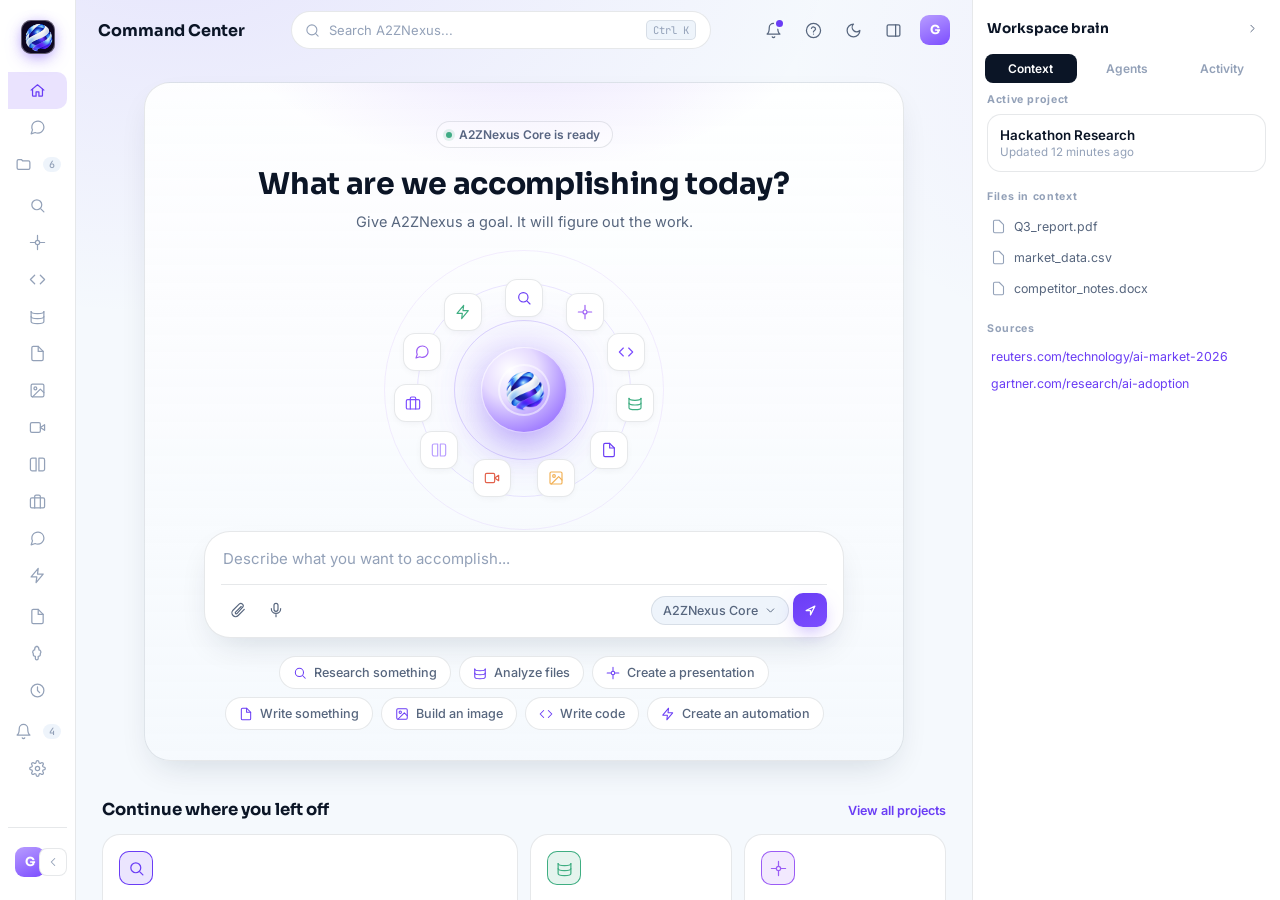
<file: workspace.html>
<!DOCTYPE html>
<html lang="en">
<head>
<meta charset="UTF-8" />
<meta name="viewport" content="width=device-width, initial-scale=1.0" />
<title>A2ZNexus — Workspace</title>
<link rel="icon" type="image/png" href="assets/brand/logo-mark.png">
<link rel="apple-touch-icon" href="assets/brand/logo-mark.png">
<meta name="description" content="A2ZNexus workspace — one intelligent core, coordinating every capability." />
<link rel="preconnect" href="https://fonts.googleapis.com">
<link rel="preconnect" href="https://fonts.gstatic.com" crossorigin>
<link href="https://fonts.googleapis.com/css2?family=Sora:wght@400;500;600;700;800&family=Inter:wght@400;500;600;700&family=JetBrains+Mono:wght@400;500&display=swap" rel="stylesheet">
<style>
/* ================================================================
   DESIGN TOKENS — light (default) + dark, unified with the A2ZNexus
   sign-in screen's white / ice-blue glass language.
   ================================================================ */
:root{
  --bg-0:#ffffff; --bg-1:#f5f9fd; --bg-2:#eef4fb; --bg-3:#e7f0fb;
  --panel:#ffffff; --panel-border:rgba(13,29,56,.10); --panel-border-strong:rgba(13,29,56,.17);
  --ink-0:#0b1526; --ink-1:#57667e; --ink-2:#93a1b8; --ink-3:#b7c2d4;
  --accent-a:#6a3df5; --accent-b:#b89dff; --accent-indigo:#7c4dff; --accent-violet:#9b5cf5;
  --accent-a-soft:rgba(106,61,245,.14); --accent-indigo-soft:rgba(124,77,255,.13);
  --amber:#f2b155; --amber-soft:rgba(242,177,85,.15);
  --green:#3fae82; --green-soft:rgba(63,174,130,.14);
  --danger:#e2604a; --danger-soft:rgba(226,96,74,.12);
  --r-xl:26px; --r-lg:18px; --r-md:14px; --r-sm:10px; --r-xs:7px;
  --font:'Inter',-apple-system,BlinkMacSystemFont,'Segoe UI',sans-serif;
  --font-display:'Sora',-apple-system,BlinkMacSystemFont,'Segoe UI',sans-serif;
  --font-mono:'JetBrains Mono',monospace;
  --ease:cubic-bezier(.16,.84,.32,1);
  --fast:140ms; --med:260ms;
  --shadow-sm:0 2px 10px -4px rgba(13,29,56,.10);
  --shadow-md:0 14px 34px -12px rgba(13,29,56,.16);
  --shadow-lg:0 30px 70px -24px rgba(13,29,56,.24);
  --sidebar-w:248px; --sidebar-w-collapsed:76px; --panel-w:308px;
  --surface-grad:linear-gradient(180deg, rgba(255,255,255,.9), rgba(245,249,253,.75));
}
html[data-theme="dark"]{
  --bg-0:#0a0f1e; --bg-1:#0c1224; --bg-2:#111a30; --bg-3:#141f38;
  --panel:#101830; --panel-border:rgba(255,255,255,.08); --panel-border-strong:rgba(255,255,255,.14);
  --ink-0:#eef3fc; --ink-1:#a6b3cc; --ink-2:#75839f; --ink-3:#57647f;
  --accent-a-soft:rgba(106,61,245,.20); --accent-indigo-soft:rgba(124,77,255,.20);
  --amber-soft:rgba(242,177,85,.16); --green-soft:rgba(63,174,130,.18); --danger-soft:rgba(226,96,74,.18);
  --shadow-sm:0 2px 10px -4px rgba(0,0,0,.35);
  --shadow-md:0 14px 34px -12px rgba(0,0,0,.5);
  --shadow-lg:0 30px 70px -24px rgba(0,0,0,.6);
  --surface-grad:linear-gradient(180deg, rgba(255,255,255,.05), rgba(255,255,255,.02));
}
*{box-sizing:border-box;}
html,body{height:100%;}
body{margin:0;font-family:var(--font);background:var(--bg-1);color:var(--ink-0);-webkit-font-smoothing:antialiased;overflow:hidden;transition:background var(--med) var(--ease),color var(--med) var(--ease);}
button{font-family:inherit;}
a{color:inherit;text-decoration:none;}
::selection{background:var(--accent-a-soft);}
::-webkit-scrollbar{width:10px;height:10px;}
::-webkit-scrollbar-thumb{background:rgba(120,140,170,.45);border-radius:99px;border:2px solid transparent;background-clip:padding-box;}
::-webkit-scrollbar-thumb:hover{background:rgba(120,140,170,.65);background-clip:padding-box;}
::-webkit-scrollbar-track{background:transparent;}
html{scrollbar-width:thin;scrollbar-color:rgba(120,140,170,.45) transparent;}
:focus-visible{outline:2px solid var(--accent-a);outline-offset:2px;border-radius:6px;}
@media (prefers-reduced-motion:reduce){*{animation-duration:.001ms !important;animation-iteration-count:1 !important;transition-duration:.001ms !important;}}
svg.ic{width:17px;height:17px;stroke:currentColor;stroke-width:1.75;fill:none;stroke-linecap:round;stroke-linejoin:round;display:block;flex:none;}
.hidden{display:none !important;}

/* ---------------- app grid ---------------- */
.app{display:grid;grid-template-columns:var(--sidebar-w) 1fr var(--panel-w);height:100vh;
  background:radial-gradient(1100px 620px at 14% -6%, rgba(106,61,245,.10), transparent 60%),radial-gradient(900px 560px at 100% 8%, rgba(155,92,245,.08), transparent 55%),var(--bg-1);
  transition:grid-template-columns var(--med) var(--ease),background var(--med) var(--ease);}
.app.sidebar-collapsed{grid-template-columns:var(--sidebar-w-collapsed) 1fr var(--panel-w);}
.app.panel-collapsed{grid-template-columns:var(--sidebar-w) 1fr 0px;}
.app.sidebar-collapsed.panel-collapsed{grid-template-columns:var(--sidebar-w-collapsed) 1fr 0px;}

/* ================================================================
   SIDEBAR
   ================================================================ */
.sidebar{border-right:1px solid var(--panel-border);background:var(--panel);backdrop-filter:blur(14px);display:flex;flex-direction:column;padding:16px 12px;overflow:hidden;position:relative;z-index:20;}
.sidebar-brand{display:flex;align-items:center;gap:10px;padding:4px 6px 18px;}
.s-mark{width:34px;height:34px;border-radius:10px;flex:none;display:flex;align-items:center;justify-content:center;background:#0d0620 url('assets/brand/logo-mark.png') center/cover no-repeat;box-shadow:0 6px 18px -5px rgba(106,61,245,.65), inset 0 0 0 1px rgba(255,255,255,.35);position:relative;}
.s-mark::after{content:"";position:absolute;inset:-6px;border-radius:16px;background:radial-gradient(circle,rgba(106,61,245,.35),transparent 70%);filter:blur(4px);z-index:-1;animation:sBreathe 3.6s ease-in-out infinite;}
.s-mark svg{display:none;}
@keyframes sBreathe{0%,100%{opacity:.55;}50%{opacity:1;}}
.s-mark svg{width:18px;height:18px;stroke:#fff;stroke-width:2.1;fill:none;stroke-linecap:round;}
.brand-word{font-family:var(--font-display);font-weight:700;font-size:16.5px;letter-spacing:.01em;white-space:nowrap;}
.brand-tag{font-size:11px;color:var(--ink-2);white-space:nowrap;margin-top:1px;}
.sidebar-collapsed .brand-text,.sidebar-collapsed .nav-label,.sidebar-collapsed .nav-group-title,.sidebar-collapsed .profile-text,.sidebar-collapsed .explore-link{display:none;}
.sidebar-collapsed .sidebar-brand{justify-content:center;}
.sidebar-collapsed .nav-item{justify-content:center;padding:10px;}
.sidebar-collapsed .nav-item .chip-count{display:none;}
.sidebar-collapsed .nav-item{border-left:none;}

.nav-scroll{flex:1;overflow-y:auto;overflow-x:hidden;margin:0 -6px;padding:0 6px;}
.nav-group{margin-bottom:4px;}
.nav-group-title{display:flex;align-items:center;justify-content:space-between;font-size:10.5px;font-weight:700;letter-spacing:.07em;color:var(--ink-3);padding:14px 10px 6px;}
.explore-link{font-size:10.5px;font-weight:600;color:var(--accent-a);cursor:pointer;letter-spacing:0;}
.nav-item{display:flex;align-items:center;gap:11px;padding:8.5px 10px;border-radius:0 var(--r-sm) var(--r-sm) 0;margin-left:-2px;border-left:2px solid transparent;color:var(--ink-1);font-size:13.6px;font-weight:500;cursor:pointer;transition:background var(--fast) var(--ease),color var(--fast) var(--ease),border-color var(--fast) var(--ease);white-space:nowrap;position:relative;}
.nav-item svg{color:var(--ink-2);transition:color var(--fast);}
.nav-item:hover{background:var(--accent-a-soft);color:var(--ink-0);}
.nav-item:hover svg{color:var(--accent-a);}
.nav-item.active{background:var(--accent-a-soft);border-left-color:var(--accent-a);color:var(--ink-0);font-weight:600;}
.nav-item.active svg{color:var(--accent-a);}
.nav-label{flex:1;overflow:hidden;text-overflow:ellipsis;}
.chip-count{font-family:var(--font-mono);font-size:10px;color:var(--ink-2);background:var(--bg-2);border-radius:99px;padding:1px 6px;}
.chip-count.zero{opacity:0;}

.sidebar-foot{border-top:1px solid var(--panel-border);padding-top:12px;margin-top:8px;display:flex;align-items:center;gap:10px;position:relative;}
.profile-btn{display:flex;align-items:center;gap:10px;flex:1;padding:6px;border-radius:var(--r-sm);cursor:pointer;border:1px solid transparent;transition:background var(--fast);min-width:0;}
.profile-btn:hover{background:var(--accent-a-soft);}
.avatar{width:30px;height:30px;border-radius:9px;flex:none;background:linear-gradient(155deg,#b89dff,#7c4dff);color:#fff;font-family:var(--font-display);font-weight:700;font-size:12.5px;display:flex;align-items:center;justify-content:center;}
.profile-text{overflow:hidden;}
.profile-name{font-size:13px;font-weight:600;white-space:nowrap;overflow:hidden;text-overflow:ellipsis;}
.profile-sub{font-size:11px;color:var(--ink-2);white-space:nowrap;}
.collapse-btn{width:28px;height:28px;border-radius:8px;border:1px solid var(--panel-border);background:var(--bg-0);color:var(--ink-2);display:flex;align-items:center;justify-content:center;cursor:pointer;flex:none;transition:all var(--fast);}
.collapse-btn:hover{color:var(--accent-a);border-color:var(--accent-a-soft);background:var(--accent-a-soft);}
.sidebar-collapsed .collapse-btn svg{transform:rotate(180deg);}

/* floating panels — positioned in JS via fixed coords, never by fragile CSS offsets */
.float-panel{position:fixed;background:var(--panel);border:1px solid var(--panel-border);border-radius:var(--r-lg);box-shadow:var(--shadow-lg);z-index:300;opacity:0;visibility:hidden;transform:translateY(6px);transition:opacity var(--fast) var(--ease),transform var(--fast) var(--ease);}
.float-panel.open{opacity:1;visibility:visible;transform:translateY(0);}
.popover{width:236px;padding:8px;}
.popover-item{display:flex;align-items:center;gap:10px;padding:8px 9px;border-radius:var(--r-sm);font-size:13.2px;color:var(--ink-1);cursor:pointer;}
.popover-item:hover{background:var(--bg-2);color:var(--ink-0);}
.popover-item svg{color:var(--ink-2);}
.popover-div{height:1px;background:var(--panel-border);margin:6px 2px;}
.popover-item.danger{color:var(--danger);}
.popover-item.danger svg{color:var(--danger);}

.notif-panel{width:344px;max-height:440px;overflow-y:auto;padding:6px;}
.notif-pop-head{display:flex;align-items:center;justify-content:space-between;padding:8px 8px 4px;}
.notif-pop-head span:first-child{font-weight:700;font-size:13.4px;}
.notif-pop-head span:last-child{font-size:11.6px;color:var(--accent-a);cursor:pointer;font-weight:600;}
.notif-pop-empty{padding:34px 10px;text-align:center;color:var(--ink-2);font-size:12.8px;}

/* ================================================================
   MAIN COLUMN
   ================================================================ */
.main{display:flex;flex-direction:column;min-width:0;position:relative;}
.topbar{height:60px;flex:none;display:flex;align-items:center;justify-content:space-between;padding:0 22px;gap:16px;position:relative;z-index:15;}
.topbar-left{display:flex;align-items:center;gap:12px;min-width:0;}
.page-title{font-family:var(--font-display);font-weight:700;font-size:16px;white-space:nowrap;}
.icon-btn{width:34px;height:34px;border-radius:10px;border:1px solid transparent;background:transparent;color:var(--ink-1);display:flex;align-items:center;justify-content:center;cursor:pointer;position:relative;transition:all var(--fast) var(--ease);flex:none;}
.icon-btn:hover{background:var(--bg-0);border-color:var(--panel-border);color:var(--ink-0);box-shadow:var(--shadow-sm);}
.badge-dot{position:absolute;top:6px;right:6px;width:7px;height:7px;border-radius:50%;background:var(--accent-a);box-shadow:0 0 0 2px var(--bg-1);}
.badge-dot.hidden{display:none;}

.cmdk-trigger{display:flex;align-items:center;gap:9px;background:var(--bg-0);border:1px solid var(--panel-border);border-radius:99px;padding:8px 14px 8px 13px;color:var(--ink-2);font-size:13px;cursor:pointer;min-width:280px;max-width:420px;flex:1;justify-content:space-between;transition:all var(--fast) var(--ease);}
.cmdk-trigger:hover{border-color:var(--accent-a-soft);box-shadow:0 0 0 3px var(--accent-a-soft);}
.cmdk-trigger .l{display:flex;align-items:center;gap:9px;color:var(--ink-2);}
.cmdk-kbd{font-family:var(--font-mono);font-size:10.5px;color:var(--ink-2);background:var(--bg-2);border:1px solid var(--panel-border);border-radius:5px;padding:2px 6px;}
.topbar-right{display:flex;align-items:center;gap:6px;flex:none;}

.pages{flex:1;overflow:hidden;position:relative;}
.page{position:absolute;inset:0;overflow-y:auto;padding:22px 26px 40px;opacity:0;visibility:hidden;pointer-events:none;transition:opacity var(--med) var(--ease);}
.page.active{opacity:1;visibility:visible;pointer-events:auto;z-index:1;}

/* ---------------- HOME ---------------- */
.home-surface{max-width:760px;margin:0 auto;background:var(--surface-grad);border:1px solid var(--panel-border);border-radius:var(--r-xl);box-shadow:var(--shadow-md);padding:38px 34px 30px;position:relative;overflow:hidden;}
.home-surface::before{content:"";position:absolute;inset:0;background:radial-gradient(420px 220px at 50% -10%, rgba(106,61,245,.14), transparent 70%);pointer-events:none;}
.status-pill{display:inline-flex;align-items:center;gap:7px;font-size:12px;font-weight:600;color:var(--ink-1);background:var(--bg-0);border:1px solid var(--panel-border);border-radius:99px;padding:5px 12px 5px 9px;margin:0 auto 18px;}
.status-pill .dot{width:6px;height:6px;border-radius:50%;background:var(--green);box-shadow:0 0 0 3px var(--green-soft);}
.home-head{text-align:center;max-width:560px;margin:0 auto;position:relative;}
.home-h1{font-family:var(--font-display);font-size:30px;font-weight:700;letter-spacing:-.01em;line-height:1.2;margin:0 0 9px;}
.home-sub{color:var(--ink-1);font-size:14.5px;line-height:1.5;margin:0;}

.core-stage{position:relative;height:270px;margin:22px auto 4px;display:flex;align-items:center;justify-content:center;max-width:600px;}
.core-ring{position:absolute;border-radius:50%;border:1px solid rgba(106,61,245,.20);}
.ring-1{width:140px;height:140px;animation:spin 26s linear infinite;}
.ring-2{width:214px;height:214px;border-color:rgba(124,77,255,.14);animation:spin 40s linear infinite reverse;}
.ring-3{width:280px;height:280px;border-color:rgba(155,92,245,.10);animation:spin 60s linear infinite;}
@keyframes spin{to{transform:rotate(360deg);}}
.core-orb{width:86px;height:86px;border-radius:50%;position:relative;z-index:3;background:radial-gradient(circle at 34% 28%, #ffffff, #e6dbff 34%, #b89dff 62%, #7c4dff 100%);box-shadow:0 0 0 1px rgba(255,255,255,.6) inset, 0 20px 50px -14px rgba(106,61,245,.65), 0 0 60px -10px rgba(124,77,255,.5);display:flex;align-items:center;justify-content:center;cursor:pointer;animation:coreGlow 4.2s ease-in-out infinite;overflow:hidden;}
.core-orb img{width:56%;height:56%;object-fit:cover;border-radius:50%;box-shadow:0 0 0 2px rgba(255,255,255,.5);}
@keyframes coreGlow{0%,100%{box-shadow:0 0 0 1px rgba(255,255,255,.6) inset,0 20px 50px -14px rgba(106,61,245,.55),0 0 46px -8px rgba(124,77,255,.4);}50%{box-shadow:0 0 0 1px rgba(255,255,255,.6) inset,0 24px 60px -12px rgba(106,61,245,.75),0 0 74px -6px rgba(124,77,255,.6);}}
.core-orb svg{width:32px;height:32px;stroke:#fff;stroke-width:2.2;fill:none;stroke-linecap:round;filter:drop-shadow(0 1px 3px rgba(13,29,56,.25));}
.core-node{position:absolute;width:38px;height:38px;border-radius:12px;background:var(--bg-0);backdrop-filter:blur(6px);border:1px solid var(--panel-border);box-shadow:var(--shadow-sm);display:flex;align-items:center;justify-content:center;cursor:pointer;transition:transform var(--fast) var(--ease),box-shadow var(--fast) var(--ease),border-color var(--fast) var(--ease);z-index:4;}
.core-node:hover{transform:scale(1.15);box-shadow:var(--shadow-md);border-color:var(--accent-a-soft);}
.core-node svg{width:16px;height:16px;}
.core-particle{position:absolute;width:3px;height:3px;border-radius:50%;background:var(--accent-b);opacity:.6;animation:drift 7s ease-in-out infinite;}
@keyframes drift{0%,100%{transform:translateY(0) translateX(0);opacity:.15;}50%{transform:translateY(-14px) translateX(6px);opacity:.7;}}

.composer-shell{max-width:640px;margin:6px auto 0;position:relative;}
.composer{background:var(--bg-0);border:1px solid var(--panel-border);border-radius:var(--r-xl);box-shadow:var(--shadow-md);padding:14px 16px 10px;transition:box-shadow var(--fast) var(--ease),border-color var(--fast) var(--ease);}
.composer:focus-within{border-color:rgba(106,61,245,.4);box-shadow:0 0 0 4px var(--accent-a-soft),var(--shadow-md);}
.composer textarea{width:100%;border:none;outline:none;resize:none;background:transparent;font-family:var(--font);font-size:15px;color:var(--ink-0);line-height:1.5;min-height:26px;max-height:160px;padding:2px 2px 10px;}
.composer textarea::placeholder{color:var(--ink-2);}
.composer-row{display:flex;align-items:center;justify-content:space-between;gap:10px;padding-top:8px;border-top:1px solid var(--panel-border);}
.composer-left,.composer-right{display:flex;align-items:center;gap:4px;}
.model-chip{display:flex;align-items:center;gap:6px;font-size:12.5px;color:var(--ink-1);background:var(--bg-2);border:1px solid var(--panel-border);border-radius:99px;padding:6px 11px;cursor:pointer;font-weight:500;}
.send-btn{width:34px;height:34px;border-radius:10px;border:none;cursor:pointer;background:linear-gradient(155deg,var(--accent-a),var(--accent-indigo));display:flex;align-items:center;justify-content:center;box-shadow:0 8px 20px -7px rgba(106,61,245,.6);transition:transform var(--fast) var(--ease),opacity var(--fast);}
.send-btn:hover{transform:translateY(-1px);}
.send-btn:disabled{opacity:.45;cursor:default;transform:none;}
.send-btn svg{stroke:#fff;width:15px;height:15px;}

.quick-row{display:flex;flex-wrap:wrap;gap:8px;justify-content:center;max-width:600px;margin:18px auto 0;position:relative;}
.chip{display:flex;align-items:center;gap:7px;padding:8px 13px;border-radius:99px;background:var(--bg-0);border:1px solid var(--panel-border);font-size:12.6px;font-weight:500;color:var(--ink-1);cursor:pointer;transition:all var(--fast) var(--ease);}
.chip svg{color:var(--accent-a);width:14px;height:14px;}
.chip:hover{border-color:var(--accent-a-soft);color:var(--ink-0);box-shadow:var(--shadow-sm);transform:translateY(-1px);}

.section-head{display:flex;align-items:baseline;justify-content:space-between;max-width:980px;margin:38px auto 14px;}
.section-title{font-family:var(--font-display);font-weight:700;font-size:16.5px;}
.section-link{font-size:12.6px;color:var(--accent-a);font-weight:600;cursor:pointer;}
.grid-wrap{max-width:980px;margin:0 auto;}

.work-grid{display:grid;grid-template-columns:repeat(4,1fr);gap:12px;}
.work-grid.featured .work-card:first-child{grid-column:span 2;grid-row:span 2;display:flex;flex-direction:column;}
.work-grid.featured .work-card:first-child .work-desc{min-height:0;flex:1;}
.work-card{background:var(--panel);border:1px solid var(--panel-border);border-radius:var(--r-lg);padding:16px;cursor:pointer;transition:all var(--fast) var(--ease);}
.work-card:hover{transform:translateY(-2px);box-shadow:var(--shadow-md);border-color:rgba(106,61,245,.25);}
.work-icon{width:34px;height:34px;border-radius:10px;display:flex;align-items:center;justify-content:center;margin-bottom:12px;box-shadow:inset 0 0 0 1px currentColor;}
.work-title{font-weight:600;font-size:14px;margin-bottom:3px;}
.work-desc{font-size:12.6px;color:var(--ink-1);line-height:1.45;margin-bottom:14px;min-height:32px;}
.work-meta{display:flex;align-items:center;justify-content:space-between;font-size:11.5px;color:var(--ink-2);border-top:1px solid var(--panel-border);padding-top:10px;}
.status-dot{width:6px;height:6px;border-radius:50%;display:inline-block;margin-right:5px;}
@media (max-width:1180px){.work-grid{grid-template-columns:repeat(2,1fr);}.work-grid.featured .work-card:first-child{grid-column:span 2;grid-row:span 1;}}

/* ---------------- CHAT (real, dynamic thread) ---------------- */
.chat-page{max-width:760px;margin:0 auto;padding-top:0;}
.chat-thread{display:flex;flex-direction:column;gap:16px;padding-bottom:20px;min-height:60px;}
.chat-empty{text-align:center;color:var(--ink-2);font-size:13.5px;padding:60px 10px;}
.msg-user{align-self:flex-end;max-width:78%;background:linear-gradient(155deg,var(--accent-a),var(--accent-indigo));color:#fff;padding:11px 15px;border-radius:16px 16px 4px 16px;font-size:14.5px;line-height:1.5;box-shadow:0 10px 24px -12px rgba(106,61,245,.5);}
.msg-block{align-self:flex-start;max-width:92%;width:100%;}
.exec-card{background:var(--panel);border:1px solid var(--panel-border);border-radius:var(--r-lg);padding:16px 18px;box-shadow:var(--shadow-sm);}
.exec-head{display:flex;align-items:center;gap:9px;font-family:var(--font-display);font-weight:600;font-size:13.6px;margin-bottom:12px;}
.exec-head .s-dot{width:20px;height:20px;border-radius:6px;background:linear-gradient(155deg,#8f6bff,#8b7ff2);display:flex;align-items:center;justify-content:center;flex:none;transition:background .3s ease;}
.exec-head .s-dot svg{width:11px;height:11px;stroke:#fff;stroke-width:2.4;}
.exec-head .s-dot.done{background:linear-gradient(155deg,#34c78e,#2fb37f);}
.exec-head .h-text{transition:color .3s ease;}
.exec-step{display:flex;align-items:flex-start;gap:11px;padding:8px 0;position:relative;}
.exec-step:not(:last-child)::before{content:"";position:absolute;left:9.5px;top:26px;bottom:-8px;width:1px;background:var(--panel-border);}
.step-mark{width:20px;height:20px;border-radius:50%;flex:none;display:flex;align-items:center;justify-content:center;margin-top:1px;transition:background var(--fast),color var(--fast);}
.step-mark.done{background:var(--green-soft);color:var(--green);}
.step-mark.active{background:var(--accent-a-soft);color:var(--accent-a);}
.step-mark.pending{background:var(--bg-2);color:var(--ink-3);}
.step-mark svg{width:11px;height:11px;stroke-width:2.6;}
.step-dot-pulse{width:6px;height:6px;border-radius:50%;background:var(--accent-a);animation:pulseDot 1.1s ease-in-out infinite;}
@keyframes pulseDot{0%,100%{opacity:.4;transform:scale(.8);}50%{opacity:1;transform:scale(1.1);}}
.step-body{flex:1;}
.step-title{font-size:13.6px;font-weight:600;color:var(--ink-0);transition:color var(--fast);}
.step-sub{font-size:12.3px;color:var(--ink-1);margin-top:1px;transition:color var(--fast);}
.step-title.pending,.step-sub.pending{color:var(--ink-3);}
.exec-answer{margin-top:14px;padding-top:14px;border-top:1px solid var(--panel-border);font-size:14px;line-height:1.65;color:var(--ink-0);}
.exec-answer p{margin:0 0 10px;}
.exec-answer p:last-child{margin-bottom:0;}
.typing-dots{display:flex;gap:4px;padding:4px 0;}
.typing-dots span{width:6px;height:6px;border-radius:50%;background:var(--ink-3);animation:pulseDot 1s ease-in-out infinite;}
.typing-dots span:nth-child(2){animation-delay:.15s;}
.typing-dots span:nth-child(3){animation-delay:.3s;}

/* ---------------- THINK LINE (single line, updates in place, then fades once answer is ready) ---------------- */
.think-line{display:flex;align-items:center;gap:9px;font-size:13.6px;color:var(--ink-0);font-weight:600;padding:2px 0 12px;transition:opacity .3s ease,max-height .3s ease,padding .3s ease,margin .3s ease;overflow:hidden;max-height:40px;}
.think-line .t-dot{width:6px;height:6px;border-radius:50%;background:var(--accent-a);flex:none;animation:pulseDot 1s ease-in-out infinite;}
.think-line .t-text{display:inline-block;animation:thinkTextIn .3s ease;}
@keyframes thinkTextIn{from{opacity:0;transform:translateY(3px);}to{opacity:1;transform:translateY(0);}}
.think-line.think-done{opacity:0;max-height:0;padding-top:0;padding-bottom:0;margin:0;}

.chat-composer-wrap{position:sticky;bottom:0;background:linear-gradient(180deg, transparent, var(--bg-1) 30%);padding-top:14px;margin-top:6px;}

/* ---------------- generic pieces ---------------- */
.filter-row{display:flex;gap:8px;max-width:980px;margin:0 auto 18px;}
.filter-pill{padding:7px 14px;border-radius:99px;font-size:12.6px;font-weight:600;color:var(--ink-1);background:var(--panel);border:1px solid var(--panel-border);cursor:pointer;transition:all var(--fast);}
.filter-pill:hover{border-color:var(--accent-a-soft);}
.filter-pill.active{background:var(--ink-0);color:var(--bg-0);border-color:var(--ink-0);}

.explore-cat{max-width:980px;margin:0 auto 30px;}
.explore-cat-title{font-size:11.5px;font-weight:700;letter-spacing:.06em;color:var(--ink-2);margin-bottom:10px;}
.explore-grid{display:grid;grid-template-columns:repeat(auto-fill,minmax(210px,1fr));gap:10px;}
.explore-card{background:var(--panel);border:1px solid var(--panel-border);border-radius:var(--r-md);padding:14px;display:flex;align-items:center;gap:11px;cursor:pointer;transition:all var(--fast);}
.explore-card:hover{border-color:rgba(106,61,245,.22);box-shadow:var(--shadow-sm);transform:translateY(-1px);}
.explore-ic{width:32px;height:32px;border-radius:9px;display:flex;align-items:center;justify-content:center;flex:none;}
.explore-name{font-size:13.6px;font-weight:600;}
.explore-desc{font-size:11.6px;color:var(--ink-2);margin-top:1px;}

.file-row{display:flex;align-items:center;gap:13px;padding:11px 6px;border-radius:var(--r-sm);cursor:default;transition:background var(--fast);}
.file-row:hover{background:var(--bg-2);}
.file-ic{width:34px;height:34px;border-radius:9px;background:var(--bg-2);display:flex;align-items:center;justify-content:center;color:var(--accent-a);flex:none;}
.file-name{font-size:13.6px;font-weight:600;}
.file-meta{font-size:11.6px;color:var(--ink-2);margin-top:1px;}
.file-actions{display:flex;gap:6px;margin-left:auto;opacity:0;transition:opacity var(--fast);}
.file-row:hover .file-actions{opacity:1;}
.file-action-btn{font-size:11.8px;font-weight:600;color:var(--ink-1);background:var(--bg-0);border:1px solid var(--panel-border);padding:5px 10px;border-radius:8px;cursor:pointer;}
.file-action-btn:hover{border-color:var(--accent-a-soft);color:var(--accent-a);}
.file-list{max-width:980px;margin:0 auto;}

.mem-add-row{display:flex;gap:8px;margin-bottom:16px;}
.mem-add-row input{flex:1;border:1px solid var(--panel-border);background:var(--panel);border-radius:var(--r-md);padding:11px 14px;font-size:13.6px;color:var(--ink-0);outline:none;}
.mem-add-row input:focus{border-color:var(--accent-a-soft);box-shadow:0 0 0 3px var(--accent-a-soft);}
.mem-item{display:flex;gap:12px;align-items:flex-start;padding:14px;border:1px solid var(--panel-border);border-radius:var(--r-md);background:var(--panel);margin-bottom:9px;transition:opacity var(--fast);}
.mem-cat{font-size:10.5px;font-weight:700;letter-spacing:.05em;color:var(--accent-indigo);background:var(--accent-indigo-soft);padding:3px 8px;border-radius:6px;flex:none;}
.mem-desc{font-size:13.4px;color:var(--ink-0);flex:1;line-height:1.5;}
.mem-time{font-size:11.3px;color:var(--ink-2);white-space:nowrap;font-family:var(--font-mono);}
.mem-controls{display:flex;gap:4px;}
.mem-empty{text-align:center;padding:30px;color:var(--ink-2);font-size:13px;}

.flow-card{background:var(--panel);border:1px solid var(--panel-border);border-radius:var(--r-lg);padding:18px;margin-bottom:12px;max-width:980px;margin-left:auto;margin-right:auto;}
.flow-top{display:flex;align-items:center;justify-content:space-between;margin-bottom:10px;}
.flow-trigger{font-size:11px;font-weight:700;letter-spacing:.05em;color:var(--ink-2);font-family:var(--font-mono);}
.flow-status{font-size:11.5px;font-weight:600;padding:4px 10px;border-radius:99px;display:flex;align-items:center;gap:6px;cursor:pointer;}
.flow-status.active{color:var(--green);background:var(--green-soft);}
.flow-status.paused{color:var(--ink-2);background:var(--bg-2);}
.flow-title{font-family:var(--font-display);font-weight:700;font-size:15px;margin-bottom:12px;}
.flow-steps{display:flex;align-items:center;gap:8px;flex-wrap:wrap;}
.flow-step{display:flex;align-items:center;gap:6px;font-size:12.6px;font-weight:500;background:var(--bg-2);border:1px solid var(--panel-border);border-radius:8px;padding:7px 11px;color:var(--ink-1);}
.flow-arrow{color:var(--ink-3);}

.notif-item{display:flex;gap:12px;padding:14px 8px;border-bottom:1px solid var(--panel-border);position:relative;transition:background var(--fast);}
.notif-item:hover{background:var(--bg-2);}
.notif-item:last-child{border-bottom:none;}
.notif-ic{width:32px;height:32px;border-radius:9px;display:flex;align-items:center;justify-content:center;flex:none;}
.notif-title{font-size:13.5px;font-weight:600;}
.notif-desc{font-size:12.4px;color:var(--ink-1);margin-top:1px;}
.notif-time{font-size:11.2px;color:var(--ink-2);margin-top:5px;font-family:var(--font-mono);}
.notif-unread-dot{width:7px;height:7px;border-radius:50%;background:var(--accent-a);position:absolute;right:8px;top:18px;}
.notif-list{max-width:640px;margin:0 auto;background:var(--panel);border:1px solid var(--panel-border);border-radius:var(--r-lg);padding:4px 10px;}

/* ================================================================
   RIGHT CONTEXT PANEL
   ================================================================ */
.ctx-panel{border-left:1px solid var(--panel-border);background:var(--panel);backdrop-filter:blur(14px);display:flex;flex-direction:column;overflow:hidden;min-width:0;}
.panel-collapsed .ctx-panel{display:none;}
.ctx-head{display:flex;align-items:center;justify-content:space-between;padding:14px 14px 0;}
.ctx-title{font-family:var(--font-display);font-weight:700;font-size:13.6px;}
.ctx-tabs{display:flex;gap:4px;padding:12px 12px 10px;}
.ctx-tab{flex:1;text-align:center;font-size:12px;font-weight:600;color:var(--ink-2);padding:7px 4px;border-radius:8px;cursor:pointer;transition:all var(--fast);}
.ctx-tab.active{background:var(--ink-0);color:var(--bg-0);}
.ctx-tab:not(.active):hover{background:var(--bg-2);color:var(--ink-0);}
.ctx-body{flex:1;overflow-y:auto;padding:0 14px 16px;}
.ctx-pane{display:none;}
.ctx-pane.active{display:block;}
.ctx-block{margin-bottom:18px;}
.ctx-block-title{font-size:10.6px;font-weight:700;letter-spacing:.06em;color:var(--ink-2);margin-bottom:8px;}
.ctx-proj{background:var(--panel);border:1px solid var(--panel-border);border-radius:var(--r-md);padding:12px;}
.ctx-proj-name{font-size:13.4px;font-weight:600;}
.ctx-proj-sub{font-size:11.6px;color:var(--ink-2);margin-top:2px;}
.ctx-file-chip{display:flex;align-items:center;gap:8px;padding:8px 4px;font-size:12.4px;color:var(--ink-1);border-radius:8px;}
.ctx-file-chip:hover{background:var(--bg-2);}
.ctx-file-chip svg{color:var(--ink-2);width:15px;height:15px;}
.ctx-link{font-size:12.4px;color:var(--accent-a);display:block;padding:6px 4px;word-break:break-all;}

.agent-row{display:flex;align-items:center;gap:10px;padding:10px 8px;border-radius:var(--r-sm);}
.agent-row:hover{background:var(--bg-2);}
.agent-ic{width:30px;height:30px;border-radius:9px;display:flex;align-items:center;justify-content:center;flex:none;}
.agent-name{font-size:13.2px;font-weight:600;}
.agent-status{font-size:11.2px;margin-top:1px;display:flex;align-items:center;gap:5px;}
.agent-status.ready{color:var(--ink-2);}
.agent-status.working{color:var(--accent-a);}
.agent-status.done{color:var(--green);}
.agent-status .dot{width:5px;height:5px;border-radius:50%;background:currentColor;}
.agent-status .dot.working{animation:pulseDot 1.1s ease-in-out infinite;}

.timeline-item{display:flex;gap:11px;padding-bottom:16px;position:relative;}
.timeline-item::before{content:"";position:absolute;left:5px;top:16px;bottom:-2px;width:1px;background:var(--panel-border);}
.timeline-item:last-child::before{display:none;}
.tl-dot{width:11px;height:11px;border-radius:50%;background:var(--accent-a-soft);border:2px solid var(--accent-a);flex:none;margin-top:2px;}
.tl-title{font-size:12.8px;font-weight:600;}
.tl-time{font-size:11px;color:var(--ink-2);margin-top:2px;font-family:var(--font-mono);}
.ctx-empty{text-align:center;padding:30px 8px;color:var(--ink-2);font-size:12.6px;}

/* ================================================================
   COMMAND PALETTE / SETTINGS overlays
   ================================================================ */
.cmdk-overlay,.overlay{position:fixed;inset:0;background:rgba(6,12,24,.38);backdrop-filter:blur(3px);z-index:200;opacity:0;visibility:hidden;transition:opacity var(--fast) var(--ease);}
.cmdk-overlay{display:flex;align-items:flex-start;justify-content:center;padding-top:11vh;}
.overlay{display:flex;align-items:center;justify-content:center;}
.cmdk-overlay.open,.overlay.open{opacity:1;visibility:visible;}
.cmdk-box{width:600px;max-width:92vw;max-height:64vh;background:var(--panel);border-radius:var(--r-xl);box-shadow:var(--shadow-lg);border:1px solid var(--panel-border);display:flex;flex-direction:column;overflow:hidden;transform:translateY(-10px) scale(.98);transition:transform var(--fast) var(--ease);}
.cmdk-overlay.open .cmdk-box{transform:none;}
.cmdk-input-row{display:flex;align-items:center;gap:11px;padding:16px 18px;border-bottom:1px solid var(--panel-border);}
.cmdk-input-row svg{color:var(--ink-2);}
.cmdk-input-row input{flex:1;border:none;outline:none;font-size:15.5px;font-family:var(--font);color:var(--ink-0);background:transparent;}
.cmdk-esc{font-family:var(--font-mono);font-size:10.5px;color:var(--ink-2);background:var(--bg-2);border:1px solid var(--panel-border);border-radius:5px;padding:2px 6px;}
.cmdk-results{overflow-y:auto;padding:8px;}
.cmdk-sec-label{font-size:10.6px;font-weight:700;letter-spacing:.06em;color:var(--ink-2);padding:10px 10px 5px;}
.cmdk-item{display:flex;align-items:center;gap:11px;padding:9px 10px;border-radius:var(--r-sm);cursor:pointer;font-size:13.6px;color:var(--ink-0);}
.cmdk-item svg{color:var(--ink-2);}
.cmdk-item:hover{background:var(--accent-a-soft);}
.cmdk-item:hover svg{color:var(--accent-a);}
.cmdk-item .meta{margin-left:auto;font-size:11.4px;color:var(--ink-2);}

.modal{width:880px;max-width:94vw;height:600px;max-height:88vh;background:var(--panel);border-radius:var(--r-xl);box-shadow:var(--shadow-lg);display:flex;overflow:hidden;transform:scale(.98);transition:transform var(--fast) var(--ease);}
.overlay.open .modal{transform:none;}
.modal-nav{width:220px;border-right:1px solid var(--panel-border);background:var(--bg-1);padding:16px 10px;flex:none;overflow-y:auto;}
.modal-nav-title{font-family:var(--font-display);font-weight:700;font-size:15px;padding:4px 8px 14px;}
.modal-nav-item{display:flex;align-items:center;gap:10px;width:100%;background:none;border:none;padding:9px 10px;border-radius:var(--r-sm);font-size:13.2px;font-weight:500;color:var(--ink-1);cursor:pointer;text-align:left;}
.modal-nav-item svg{color:var(--ink-2);}
.modal-nav-item:hover{background:var(--bg-0);}
.modal-nav-item.active{background:var(--bg-0);color:var(--ink-0);box-shadow:var(--shadow-sm);}
.modal-nav-item.active svg{color:var(--accent-a);}
.modal-body{flex:1;padding:22px 28px;overflow-y:auto;}
.modal-head{display:flex;align-items:center;justify-content:space-between;margin-bottom:18px;}
.modal-head h3{font-family:var(--font-display);margin:0;font-size:18px;}
.modal-close{width:30px;height:30px;border-radius:9px;border:1px solid var(--panel-border);background:var(--bg-0);color:var(--ink-1);display:flex;align-items:center;justify-content:center;cursor:pointer;}
.modal-pane{display:none;}
.modal-pane.active{display:block;animation:fadeIn var(--med) var(--ease);}
@keyframes fadeIn{from{opacity:0;transform:translateY(4px);}to{opacity:1;transform:none;}}
.setting-row{display:flex;align-items:center;justify-content:space-between;gap:20px;padding:16px 0;border-bottom:1px solid var(--panel-border);}
.setting-row:last-child{border-bottom:none;}
.setting-label{font-size:13.8px;font-weight:600;}
.setting-desc{font-size:12.4px;color:var(--ink-1);margin-top:2px;max-width:44ch;line-height:1.5;}
.switch{width:40px;height:23px;border-radius:99px;background:var(--bg-2);border:1px solid var(--panel-border);position:relative;cursor:pointer;flex:none;transition:background var(--fast);}
.switch::after{content:"";position:absolute;top:2px;left:2px;width:17px;height:17px;border-radius:50%;background:#fff;box-shadow:0 1px 4px rgba(13,29,56,.3);transition:transform var(--fast) var(--ease);}
.switch.on{background:var(--accent-a);border-color:var(--accent-a);}
.switch.on::after{transform:translateX(17px);}
.seg{display:flex;background:var(--bg-2);border-radius:10px;padding:3px;gap:3px;}
.seg button{flex:1;border:none;background:none;padding:7px 12px;border-radius:8px;font-size:12.6px;font-weight:600;color:var(--ink-1);cursor:pointer;}
.seg button.active{background:var(--bg-0);color:var(--ink-0);box-shadow:var(--shadow-sm);}
.info-block{background:var(--bg-1);border:1px solid var(--panel-border);border-radius:var(--r-md);padding:14px 16px;font-size:12.8px;color:var(--ink-1);line-height:1.6;margin-top:6px;}
.btn{font-size:12.8px;font-weight:600;padding:8px 15px;border-radius:9px;border:1px solid var(--panel-border);background:var(--bg-0);color:var(--ink-1);cursor:pointer;}
.btn:hover{border-color:var(--accent-a-soft);}
.btn-primary{background:linear-gradient(155deg,var(--accent-a),var(--accent-indigo));color:#fff;border:none;box-shadow:0 8px 18px -8px rgba(106,61,245,.55);}
.btn-danger{color:var(--danger);border-color:var(--danger-soft);}
.btn-danger:hover{background:var(--danger-soft);}
.model-card-list{display:grid;grid-template-columns:1fr 1fr;gap:10px;}
.model-card{border:1px solid var(--panel-border);border-radius:var(--r-md);padding:13px;cursor:pointer;}
.model-card.sel{border-color:var(--accent-a);box-shadow:0 0 0 3px var(--accent-a-soft);}
.model-card-name{font-size:13.4px;font-weight:700;}
.model-card-desc{font-size:11.8px;color:var(--ink-2);margin-top:3px;}
.shortcut-row{display:flex;align-items:center;justify-content:space-between;padding:11px 0;border-bottom:1px solid var(--panel-border);font-size:13.2px;}
.kbd{font-family:var(--font-mono);font-size:11px;background:var(--bg-2);border:1px solid var(--panel-border);border-radius:5px;padding:3px 7px;margin-left:4px;}

/* ---------------- toast ---------------- */
.toast-stack{position:fixed;left:50%;bottom:26px;transform:translateX(-50%);z-index:400;display:flex;flex-direction:column;gap:8px;align-items:center;}
.toast{background:var(--ink-0);color:var(--bg-0);font-size:13px;font-weight:500;padding:10px 16px;border-radius:99px;box-shadow:var(--shadow-lg);display:flex;align-items:center;gap:8px;opacity:0;transform:translateY(8px);transition:all var(--fast) var(--ease);}
.toast.show{opacity:1;transform:translateY(0);}
.toast svg{width:15px;height:15px;stroke:var(--green);}

/* ================================================================
   RESPONSIVE
   ================================================================ */
@media (max-width:1280px){.app{grid-template-columns:var(--sidebar-w-collapsed) 1fr var(--panel-w);}.sidebar{padding:16px 8px;}.brand-text,.nav-label,.nav-group-title,.profile-text{display:none;}.sidebar-brand{justify-content:center;}.nav-item{justify-content:center;padding:10px;margin-left:0;border-left:none;}}
@media (max-width:1024px){.app{grid-template-columns:var(--sidebar-w-collapsed) 1fr;}.ctx-panel{display:none;}}
@media (max-width:768px){
  .app{grid-template-columns:1fr;}
  .sidebar{position:fixed;left:0;top:0;bottom:0;width:250px;z-index:100;padding:16px 12px;transform:translateX(-100%);transition:transform var(--med) var(--ease);box-shadow:var(--shadow-lg);}
  .sidebar.mobile-open{transform:none;}
  .brand-text,.nav-label,.nav-group-title,.profile-text{display:block !important;}
  .sidebar-brand{justify-content:flex-start !important;}
  .nav-item{justify-content:flex-start !important;padding:8.5px 10px !important;margin-left:-2px !important;border-left:2px solid transparent;}
  .topbar{padding:0 12px;gap:8px;}
  .page-title{display:none;}
  .cmdk-trigger{min-width:0;flex:1;padding:8px 10px;justify-content:center;}
  .cmdk-trigger .cmdk-label{display:none;}
  .cmdk-kbd{display:none;}
  .home-surface{padding:26px 18px 22px;}
  .home-h1{font-size:23px;}
  .core-stage{height:220px;}
  .core-orb{width:68px;height:68px;}
  .ring-1{width:104px;height:104px;} .ring-2{width:160px;height:160px;} .ring-3{width:208px;height:208px;}
  .work-grid,.explore-grid{grid-template-columns:1fr;}
  .work-grid.featured .work-card:first-child{grid-column:span 1;}
  .modal{flex-direction:column;height:88vh;}
  .modal-nav{width:100%;display:flex;overflow-x:auto;border-right:none;border-bottom:1px solid var(--panel-border);padding:10px;}
  .modal-nav-item{white-space:nowrap;}
}

/* initial page-load preloader — single logo, smooth fade + gentle float, hides as soon as the page is actually ready */
.page-loader{position:fixed;inset:0;z-index:10500;background:var(--bg-0);display:flex;align-items:center;justify-content:center;transition:opacity .5s cubic-bezier(.16,.84,.32,1), visibility .5s;}
.page-loader-mark{width:72px;height:72px;object-fit:contain;position:relative;z-index:1;filter:drop-shadow(0 14px 30px rgba(91,33,201,0.35));opacity:0;animation:loaderFadeIn .5s cubic-bezier(.16,.84,.32,1) forwards, loaderFloat 2.4s ease-in-out .5s infinite;}
@keyframes loaderFadeIn{to{opacity:1;}}
@keyframes loaderFloat{0%,100%{transform:translateY(0);}50%{transform:translateY(-10px);}}
.page-loader.done{opacity:0;visibility:hidden;pointer-events:none;}
@media(prefers-reduced-motion:reduce){.page-loader-mark{animation:none;opacity:1;}}
</style>
</head>
<body>

<div class="page-loader" id="pageLoader" aria-hidden="true"><img src="assets/brand/logo-mark.png" alt="" class="page-loader-mark"></div>

<div class="app" id="appRoot">

  <!-- ============================================================
       LEFT SIDEBAR
       ============================================================ -->
  <aside class="sidebar" id="sidebar">
    <div class="sidebar-brand">
      <div class="s-mark"><svg viewBox="0 0 24 24"><path d="M16 8c0-2-1.8-3.5-4-3.5S8 6 8 8s1.8 3 4 3.5S16 13 16 15s-1.8 3.5-4 3.5S8 17 8 15"/></svg></div>
      <div class="brand-text">
        <div class="brand-word">A2ZNexus</div>
        <div class="brand-tag">One agent. Infinite possibilities.</div>
      </div>
    </div>

    <nav class="nav-scroll">
      <div class="nav-group">
        <div class="nav-group-title">Workspace</div>
        <div class="nav-item active" data-page="home">
          <svg class="ic" viewBox="0 0 24 24"><path d="M3 11.5 12 4l9 7.5"/><path d="M5 10v9a1 1 0 0 0 1 1h4v-6h4v6h4a1 1 0 0 0 1-1v-9"/></svg>
          <span class="nav-label">Home</span>
        </div>
        <div class="nav-item" data-page="chat">
          <svg class="ic" viewBox="0 0 24 24"><path d="M21 11.5a8.38 8.38 0 0 1-.9 3.8 8.5 8.5 0 0 1-7.6 4.7 8.38 8.38 0 0 1-3.8-.9L3 21l1.9-5.7a8.38 8.38 0 0 1-.9-3.8 8.5 8.5 0 0 1 4.7-7.6 8.38 8.38 0 0 1 3.8-.9h.5a8.48 8.48 0 0 1 8 8v.5z"/></svg>
          <span class="nav-label">Chat</span>
        </div>
        <div class="nav-item" data-page="projects">
          <svg class="ic" viewBox="0 0 24 24"><path d="M3 7a2 2 0 0 1 2-2h4l2 2h8a2 2 0 0 1 2 2v8a2 2 0 0 1-2 2H5a2 2 0 0 1-2-2Z"/></svg>
          <span class="nav-label">Projects</span>
          <span class="chip-count">6</span>
        </div>
      </div>

      <div class="nav-group">
        <div class="nav-group-title">Capabilities <span class="explore-link" data-page-nav="explore">Explore all</span></div>
        <div id="capabilityNav"></div>
      </div>

      <div class="nav-group">
        <div class="nav-group-title">Library</div>
        <div class="nav-item" data-page="files">
          <svg class="ic" viewBox="0 0 24 24"><path d="M13 2H6a2 2 0 0 0-2 2v16a2 2 0 0 0 2 2h12a2 2 0 0 0 2-2V9z"/><path d="M13 2v7h7"/></svg>
          <span class="nav-label">Files</span>
        </div>
        <div class="nav-item" data-page="memory">
          <svg class="ic" viewBox="0 0 24 24"><path d="M12 2a4 4 0 0 0-4 4v1a3 3 0 0 0-2 5v1a3 3 0 0 0 3 3v3a2 2 0 0 0 4 0v-3a3 3 0 0 0 3-3v-1a3 3 0 0 0-2-5V6a4 4 0 0 0-4-4Z"/></svg>
          <span class="nav-label">Memory</span>
        </div>
        <div class="nav-item" data-page="history">
          <svg class="ic" viewBox="0 0 24 24"><circle cx="12" cy="12" r="9"/><path d="M12 7v5l3 3"/></svg>
          <span class="nav-label">History</span>
        </div>
      </div>

      <div class="nav-group">
        <div class="nav-group-title">System</div>
        <div class="nav-item" data-page="notifications">
          <svg class="ic" viewBox="0 0 24 24"><path d="M6 8a6 6 0 0 1 12 0c0 7 3 9 3 9H3s3-2 3-9"/><path d="M10.3 21a1.94 1.94 0 0 0 3.4 0"/></svg>
          <span class="nav-label">Notifications</span>
          <span class="chip-count" id="sidebarNotifCount">4</span>
        </div>
        <div class="nav-item" id="sidebarSettingsBtn">
          <svg class="ic" viewBox="0 0 24 24"><circle cx="12" cy="12" r="3"/><path d="M19.4 15a1.65 1.65 0 0 0 .33 1.82l.06.06a2 2 0 1 1-2.83 2.83l-.06-.06a1.65 1.65 0 0 0-1.82-.33 1.65 1.65 0 0 0-1 1.51V21a2 2 0 0 1-4 0v-.09A1.65 1.65 0 0 0 9 19.4a1.65 1.65 0 0 0-1.82.33l-.06.06a2 2 0 1 1-2.83-2.83l.06-.06a1.65 1.65 0 0 0 .33-1.82 1.65 1.65 0 0 0-1.51-1H3a2 2 0 0 1 0-4h.09A1.65 1.65 0 0 0 4.6 9a1.65 1.65 0 0 0-.33-1.82l-.06-.06a2 2 0 1 1 2.83-2.83l.06.06a1.65 1.65 0 0 0 1.82.33H9a1.65 1.65 0 0 0 1-1.51V3a2 2 0 0 1 4 0v.09a1.65 1.65 0 0 0 1 1.51 1.65 1.65 0 0 0 1.82-.33l.06-.06a2 2 0 1 1 2.83 2.83l-.06.06a1.65 1.65 0 0 0-.33 1.82V9a1.65 1.65 0 0 0 1.51 1H21a2 2 0 0 1 0 4h-.09a1.65 1.65 0 0 0-1.51 1z"/></svg>
          <span class="nav-label">Settings</span>
        </div>
      </div>
    </nav>

    <div class="sidebar-foot">
      <div class="profile-btn" id="profileBtn">
        <div class="avatar">G</div>
        <div class="profile-text">
          <div class="profile-name">Guest</div>
          <div class="profile-sub">Personal workspace</div>
        </div>
      </div>
      <button class="collapse-btn" id="sidebarCollapseBtn" title="Collapse sidebar">
        <svg class="ic" viewBox="0 0 24 24" style="width:14px;height:14px"><path d="m15 6-6 6 6 6"/></svg>
      </button>
    </div>
  </aside>

  <!-- ============================================================
       MAIN
       ============================================================ -->
  <div class="main">
    <header class="topbar">
      <div class="topbar-left">
        <button class="icon-btn" id="mobileMenuBtn" style="display:none;">
          <svg class="ic" viewBox="0 0 24 24"><path d="M4 6h16"/><path d="M4 12h16"/><path d="M4 18h16"/></svg>
        </button>
        <div class="page-title" id="pageTitle">Command Center</div>
      </div>
      <div class="cmdk-trigger" id="cmdkTrigger">
        <div class="l"><svg class="ic" viewBox="0 0 24 24" style="width:15px;height:15px"><circle cx="11" cy="11" r="8"/><path d="m21 21-4.3-4.3"/></svg><span class="cmdk-label">Search A2ZNexus...</span></div>
        <span class="cmdk-kbd">Ctrl K</span>
      </div>
      <div class="topbar-right">
        <button class="icon-btn" id="notifBtn" title="Notifications">
          <svg class="ic" viewBox="0 0 24 24"><path d="M6 8a6 6 0 0 1 12 0c0 7 3 9 3 9H3s3-2 3-9"/><path d="M10.3 21a1.94 1.94 0 0 0 3.4 0"/></svg>
          <span class="badge-dot" id="topNotifDot"></span>
        </button>
        <button class="icon-btn" id="helpBtn" title="Help">
          <svg class="ic" viewBox="0 0 24 24"><circle cx="12" cy="12" r="10"/><path d="M9.1 9a3 3 0 0 1 5.8 1c0 2-3 2-3 4"/><path d="M12 17h.01"/></svg>
        </button>
        <button class="icon-btn" id="themeBtn" title="Toggle theme">
          <svg class="ic" viewBox="0 0 24 24" id="themeIcon"><path d="M12 3a6 6 0 0 0 9 9 9 9 0 1 1-9-9Z"/></svg>
        </button>
        <button class="icon-btn" id="panelToggleBtn" title="Toggle context panel">
          <svg class="ic" viewBox="0 0 24 24"><rect x="3" y="4" width="18" height="16" rx="2"/><path d="M15 4v16"/></svg>
        </button>
        <div class="avatar" style="margin-left:4px;cursor:pointer;" id="topAvatar">G</div>
      </div>
    </header>

    <div class="pages" id="pages">

      <!-- ============ HOME ============ -->
      <section class="page active" data-page-id="home">
        <div class="home-surface">
          <div style="text-align:center;"><span class="status-pill"><span class="dot"></span>A2ZNexus Core is ready</span></div>
          <div class="home-head">
            <h1 class="home-h1">What are we accomplishing today?</h1>
            <p class="home-sub">Give A2ZNexus a goal. It will figure out the work.</p>
          </div>

          <div class="core-stage" id="coreStage">
            <div class="core-ring ring-3"></div>
            <div class="core-ring ring-2"></div>
            <div class="core-ring ring-1"></div>
            <div class="core-orb" id="coreOrb" title="Open chat"><img src="assets/brand/logo-mark.png" alt="A2ZNexus"></div>
          </div>

          <div class="composer-shell">
            <div class="composer">
              <textarea id="composerInput" rows="1" placeholder="Describe what you want to accomplish..."></textarea>
              <div class="composer-row">
                <div class="composer-left">
                  <button class="icon-btn" title="Attach files" id="homeAttachBtn">
                    <svg class="ic" viewBox="0 0 24 24" style="width:16px;height:16px"><path d="M21.4 11 12.3 20.2a5.5 5.5 0 0 1-7.8-7.8l9.2-9.2a3.5 3.5 0 0 1 5 5L10.4 17.4a1.5 1.5 0 0 1-2.1-2.1l8.5-8.5"/></svg>
                  </button>
                  <button class="icon-btn" title="Voice input" id="homeVoiceBtn">
                    <svg class="ic" viewBox="0 0 24 24" style="width:16px;height:16px"><rect x="9" y="2" width="6" height="12" rx="3"/><path d="M5 10a7 7 0 0 0 14 0"/><path d="M12 19v3"/></svg>
                  </button>
                </div>
                <div class="composer-right">
                  <div class="model-chip" id="modelChip">A2ZNexus Core <svg class="ic" viewBox="0 0 24 24" style="width:13px;height:13px"><path d="m6 9 6 6 6-6"/></svg></div>
                  <button class="send-btn" id="sendBtnHome" title="Send">
                    <svg viewBox="0 0 24 24" style="stroke-width:2;fill:none;stroke-linecap:round;stroke-linejoin:round;"><path d="m5 12 14-7-7 14v-7z"/></svg>
                  </button>
                </div>
              </div>
            </div>
          </div>

          <div class="quick-row" id="quickRow"></div>
        </div>

        <div class="section-head"><div class="section-title">Continue where you left off</div><div class="section-link" data-page-nav="projects">View all projects</div></div>
        <div class="grid-wrap"><div class="work-grid featured" id="recentWorkGrid"></div></div>
      </section>

      <!-- ============ CHAT ============ -->
      <section class="page" data-page-id="chat">
        <div class="chat-page">
          <div class="chat-thread" id="chatThread">
            <div class="chat-empty" id="chatEmptyState">Describe a goal from Home, or type a message below to see A2ZNexus plan and execute it live.</div>
          </div>
          <div class="chat-composer-wrap">
            <div class="composer">
              <textarea id="chatComposerInput" rows="1" placeholder="Describe a goal, or reply to A2ZNexus..."></textarea>
              <div class="composer-row">
                <div class="composer-left">
                  <button class="icon-btn"><svg class="ic" viewBox="0 0 24 24" style="width:16px;height:16px"><path d="M21.4 11 12.3 20.2a5.5 5.5 0 0 1-7.8-7.8l9.2-9.2a3.5 3.5 0 0 1 5 5L10.4 17.4a1.5 1.5 0 0 1-2.1-2.1l8.5-8.5"/></svg></button>
                  <button class="icon-btn"><svg class="ic" viewBox="0 0 24 24" style="width:16px;height:16px"><rect x="9" y="2" width="6" height="12" rx="3"/><path d="M5 10a7 7 0 0 0 14 0"/><path d="M12 19v3"/></svg></button>
                </div>
                <div class="composer-right">
                  <div class="model-chip">A2ZNexus Core <svg class="ic" viewBox="0 0 24 24" style="width:13px;height:13px"><path d="m6 9 6 6 6-6"/></svg></div>
                  <button class="send-btn" id="sendBtnChat"><svg viewBox="0 0 24 24" style="stroke:#fff;stroke-width:2;fill:none;stroke-linecap:round;stroke-linejoin:round;"><path d="m5 12 14-7-7 14v-7z"/></svg></button>
                </div>
              </div>
            </div>
          </div>
        </div>
      </section>

      <!-- ============ PROJECTS ============ -->
      <section class="page" data-page-id="projects">
        <div class="filter-row" id="projectFilters">
          <div class="filter-pill active" data-filter="All">All</div>
          <div class="filter-pill" data-filter="Active">Active</div>
          <div class="filter-pill" data-filter="Recent">Recent</div>
          <div class="filter-pill" data-filter="Archived">Archived</div>
        </div>
        <div class="grid-wrap"><div class="work-grid" id="projectsGrid" style="grid-template-columns:repeat(3,1fr);"></div></div>
      </section>

      <!-- ============ EXPLORE ============ -->
      <section class="page" data-page-id="explore">
        <div class="section-head" style="margin-top:0;"><div class="section-title">Explore every capability</div></div>
        <div id="exploreWrap"></div>
      </section>

      <!-- ============ FILES ============ -->
      <section class="page" data-page-id="files">
        <div class="grid-wrap" style="max-width:980px;">
          <div class="section-head" style="margin-top:0;"><div class="section-title">Recent</div></div>
          <div class="file-list" id="filesRecent"></div>
          <div class="section-head"><div class="section-title">Favorites</div></div>
          <div class="file-list" id="filesFavorites"></div>
          <div class="section-head"><div class="section-title">Shared with you</div></div>
          <div class="file-list" id="filesShared"></div>
        </div>
      </section>

      <!-- ============ MEMORY ============ -->
      <section class="page" data-page-id="memory">
        <div class="home-head" style="max-width:560px;margin:0 auto;">
          <h1 class="home-h1" style="font-size:23px;">A2ZNexus Memory</h1>
          <p class="home-sub">Context A2ZNexus can use to make your workspace more useful.</p>
        </div>
        <div class="grid-wrap" style="max-width:720px;margin-top:26px;">
          <div class="mem-add-row">
            <input type="text" id="memoryInput" placeholder="Add something for A2ZNexus to remember...">
            <button class="btn btn-primary" id="memoryAddBtn">Add</button>
          </div>
          <div id="memoryWrap"></div>
        </div>
      </section>

      <!-- ============ HISTORY ============ -->
      <section class="page" data-page-id="history">
        <div class="grid-wrap" style="max-width:760px;">
          <div class="section-head" style="margin-top:0;"><div class="section-title">Conversation history</div></div>
          <div id="historyList"></div>
        </div>
      </section>

      <!-- ============ AUTOMATIONS ============ -->
      <section class="page" data-page-id="automations">
        <div class="section-head" style="margin-top:0;"><div class="section-title">Automations</div><div class="chip" id="newAutomationBtn" style="cursor:pointer;"><svg class="ic" viewBox="0 0 24 24" style="width:14px;height:14px"><path d="M12 5v14M5 12h14"/></svg>New automation</div></div>
        <div id="automationsWrap"></div>
      </section>

      <!-- ============ NOTIFICATIONS ============ -->
      <section class="page" data-page-id="notifications">
        <div class="section-head" style="margin-top:0;justify-content:center;max-width:640px;"><div class="section-title">Notification center</div><div class="section-link" id="markAllReadFullBtn">Mark all read</div></div>
        <div class="notif-list" id="notifFullList"></div>
      </section>

    </div>
  </div>

  <!-- ============================================================
       RIGHT CONTEXT PANEL
       ============================================================ -->
  <aside class="ctx-panel">
    <div class="ctx-head">
      <div class="ctx-title">Workspace brain</div>
      <button class="icon-btn" style="width:28px;height:28px;" id="panelCollapseInnerBtn"><svg class="ic" viewBox="0 0 24 24" style="width:13px;height:13px"><path d="m9 6 6 6-6 6"/></svg></button>
    </div>
    <div class="ctx-tabs">
      <div class="ctx-tab active" data-ctx-tab="context">Context</div>
      <div class="ctx-tab" data-ctx-tab="agents">Agents</div>
      <div class="ctx-tab" data-ctx-tab="activity">Activity</div>
    </div>
    <div class="ctx-body">
      <div class="ctx-pane active" id="ctx-context">
        <div class="ctx-block">
          <div class="ctx-block-title">Active project</div>
          <div class="ctx-proj">
            <div class="ctx-proj-name">Hackathon Research</div>
            <div class="ctx-proj-sub">Updated 12 minutes ago</div>
          </div>
        </div>
        <div class="ctx-block">
          <div class="ctx-block-title">Files in context</div>
          <div class="ctx-file-chip"><svg class="ic" viewBox="0 0 24 24"><path d="M13 2H6a2 2 0 0 0-2 2v16a2 2 0 0 0 2 2h12a2 2 0 0 0 2-2V9z"/></svg>Q3_report.pdf</div>
          <div class="ctx-file-chip"><svg class="ic" viewBox="0 0 24 24"><path d="M13 2H6a2 2 0 0 0-2 2v16a2 2 0 0 0 2 2h12a2 2 0 0 0 2-2V9z"/></svg>market_data.csv</div>
          <div class="ctx-file-chip"><svg class="ic" viewBox="0 0 24 24"><path d="M13 2H6a2 2 0 0 0-2 2v16a2 2 0 0 0 2 2h12a2 2 0 0 0 2-2V9z"/></svg>competitor_notes.docx</div>
        </div>
        <div class="ctx-block">
          <div class="ctx-block-title">Sources</div>
          <a class="ctx-link" href="#">reuters.com/technology/ai-market-2026</a>
          <a class="ctx-link" href="#">gartner.com/research/ai-adoption</a>
        </div>
      </div>
      <div class="ctx-pane" id="ctx-agents"></div>
      <div class="ctx-pane" id="ctx-activity"></div>
    </div>
  </aside>
</div>

<div class="toast-stack" id="toastStack"></div>

<!-- ============================================================
     COMMAND PALETTE
     ============================================================ -->
<div class="cmdk-overlay" id="cmdkOverlay">
  <div class="cmdk-box">
    <div class="cmdk-input-row">
      <svg class="ic" viewBox="0 0 24 24"><circle cx="11" cy="11" r="8"/><path d="m21 21-4.3-4.3"/></svg>
      <input type="text" id="cmdkInput" placeholder="Search anything...">
      <span class="cmdk-esc">Esc</span>
    </div>
    <div class="cmdk-results" id="cmdkResults"></div>
  </div>
</div>

<!-- ============================================================
     SETTINGS MODAL
     ============================================================ -->
<div class="overlay" id="settingsOverlay">
  <div class="modal">
    <nav class="modal-nav">
      <div class="modal-nav-title">Settings</div>
      <button class="modal-nav-item active" data-tab="general"><svg class="ic" viewBox="0 0 24 24" style="width:16px;height:16px"><circle cx="12" cy="12" r="3"/><path d="M12 1v6m0 6v10"/></svg>General</button>
      <button class="modal-nav-item" data-tab="appearance"><svg class="ic" viewBox="0 0 24 24" style="width:16px;height:16px"><circle cx="12" cy="12" r="4"/><path d="M12 2v2m0 16v2M4.9 4.9l1.4 1.4m11.4 11.4 1.4 1.4M2 12h2m16 0h2M4.9 19.1l1.4-1.4m11.4-11.4 1.4-1.4"/></svg>Appearance</button>
      <button class="modal-nav-item" data-tab="notifications"><svg class="ic" viewBox="0 0 24 24" style="width:16px;height:16px"><path d="M6 8a6 6 0 0 1 12 0c0 7 3 9 3 9H3s3-2 3-9"/></svg>Notifications</button>
      <button class="modal-nav-item" data-tab="memory"><svg class="ic" viewBox="0 0 24 24" style="width:16px;height:16px"><path d="M12 2a4 4 0 0 0-4 4v1a3 3 0 0 0-2 5v1a3 3 0 0 0 3 3v3a2 2 0 0 0 4 0v-3a3 3 0 0 0 3-3v-1a3 3 0 0 0-2-5V6a4 4 0 0 0-4-4Z"/></svg>Memory</button>
      <button class="modal-nav-item" data-tab="privacy"><svg class="ic" viewBox="0 0 24 24" style="width:16px;height:16px"><path d="M12 22s8-4 8-10V5l-8-3-8 3v7c0 6 8 10 8 10Z"/></svg>Privacy</button>
      <button class="modal-nav-item" data-tab="models"><svg class="ic" viewBox="0 0 24 24" style="width:16px;height:16px"><path d="M16 8c0-2-1.8-3.5-4-3.5S8 6 8 8s1.8 3 4 3.5S16 13 16 15s-1.8 3.5-4 3.5S8 17 8 15"/></svg>AI &amp; Models</button>
      <button class="modal-nav-item" data-tab="integrations"><svg class="ic" viewBox="0 0 24 24" style="width:16px;height:16px"><path d="M4 9h6V4H4zM4 20h6v-5H4zM14 9h6V4h-6zM14 20h6v-5h-6z"/></svg>Integrations</button>
      <button class="modal-nav-item" data-tab="shortcuts"><svg class="ic" viewBox="0 0 24 24" style="width:16px;height:16px"><rect x="2" y="4" width="20" height="16" rx="2"/><path d="m4 6 8 6 8-6"/></svg>Keyboard Shortcuts</button>
      <button class="modal-nav-item" data-tab="about"><svg class="ic" viewBox="0 0 24 24" style="width:16px;height:16px"><circle cx="12" cy="12" r="10"/><path d="M12 16v-4"/><path d="M12 8h.01"/></svg>About</button>
    </nav>

    <div class="modal-body">
      <div class="modal-head"><h3 id="settingsPaneTitle">General</h3><button class="modal-close" id="settingsCloseBtn"><svg class="ic" viewBox="0 0 24 24"><path d="M18 6 6 18"/><path d="m6 6 12 12"/></svg></button></div>

      <div class="modal-pane active" data-pane="general">
        <div class="setting-row"><div><div class="setting-label">Workspace name</div><div class="setting-desc">Shown across your A2ZNexus workspace and shared links.</div></div><div class="btn">Personal workspace</div></div>
        <div class="setting-row"><div><div class="setting-label">Default landing page</div><div class="setting-desc">Where A2ZNexus opens when you sign in.</div></div>
          <div class="seg"><button class="active">Home</button><button>Chat</button><button>Projects</button></div>
        </div>
        <div class="setting-row"><div><div class="setting-label">Autosave conversations</div><div class="setting-desc">Keep every chat and generated file in your history automatically.</div></div><div class="switch on" data-switch="autosave"></div></div>
        <div class="setting-row"><div><div class="setting-label">Clear chat history</div><div class="setting-desc">Removes every saved conversation from this workspace.</div></div><button class="btn btn-danger" id="clearHistoryBtn">Clear all chats</button></div>
      </div>

      <div class="modal-pane" data-pane="appearance">
        <div class="setting-row" style="display:block;">
          <div class="setting-label">Theme</div><div class="setting-desc">A2ZNexus's ice-blue interface, or a dark variant for low-light work.</div>
          <div class="seg" id="themeSeg" style="margin-top:12px;max-width:280px;"><button class="active" data-theme-opt="light">Light</button><button data-theme-opt="dark">Dark</button></div>
        </div>
        <div class="setting-row"><div><div class="setting-label">Compact sidebar</div><div class="setting-desc">Collapse the left navigation to icons only.</div></div><div class="switch" data-switch="compactSidebar"></div></div>
      </div>

      <div class="modal-pane" data-pane="notifications">
        <div class="setting-row"><div><div class="setting-label">Task completion</div><div class="setting-desc">Notify when a research, creation, or automation task finishes.</div></div><div class="switch on" data-switch="notifyTasks"></div></div>
        <div class="setting-row"><div><div class="setting-label">Automation results</div><div class="setting-desc">Notify when a scheduled automation produces output.</div></div><div class="switch on" data-switch="notifyAutomations"></div></div>
        <div class="setting-row"><div><div class="setting-label">Product updates</div><div class="setting-desc">Occasional news about new A2ZNexus capabilities.</div></div><div class="switch" data-switch="notifyUpdates"></div></div>
      </div>

      <div class="modal-pane" data-pane="memory">
        <div class="setting-row"><div><div class="setting-label">Let A2ZNexus remember context</div><div class="setting-desc">Preferences and work context improve future results.</div></div><div class="switch on" data-switch="memoryEnabled"></div></div>
        <div class="setting-row"><div><div class="setting-label">Clear all memories</div><div class="setting-desc">Deletes everything A2ZNexus has remembered about you.</div></div><button class="btn btn-danger" id="clearMemoriesBtn">Clear</button></div>
      </div>

      <div class="modal-pane" data-pane="privacy">
        <div class="setting-row"><div><div class="setting-label">Data used to improve A2ZNexus</div><div class="setting-desc">Allow anonymized conversations to help improve model quality.</div></div><div class="switch" data-switch="dataSharing"></div></div>
        <div class="setting-row"><div><div class="setting-label">Delete everything</div><div class="setting-desc">Chats, memories, files, and automations — everything in this workspace.</div></div><button class="btn btn-danger" id="deleteEverythingBtn">Delete everything</button></div>
        <div class="info-block">This build stores workspace preferences locally in your browser only. Nothing on this screen is sent to a server.</div>
      </div>

      <div class="modal-pane" data-pane="models">
        <div class="setting-label" style="margin-bottom:12px;">Default core model</div>
        <div class="model-card-list" id="modelCardList">
          <div class="model-card sel" data-model="A2ZNexus Core"><div class="model-card-name">A2ZNexus Core</div><div class="model-card-desc">Balanced reasoning, planning, and orchestration across all capabilities.</div></div>
          <div class="model-card" data-model="A2ZNexus Core — Fast"><div class="model-card-name">A2ZNexus Core — Fast</div><div class="model-card-desc">Lower latency for quick tasks and short answers.</div></div>
          <div class="model-card" data-model="A2ZNexus Core — Deep"><div class="model-card-name">A2ZNexus Core — Deep</div><div class="model-card-desc">Slower, more thorough planning for complex multi-step goals.</div></div>
          <div class="model-card" data-model="A2ZNexus Vision"><div class="model-card-name">A2ZNexus Vision</div><div class="model-card-desc">Optimized for image and video generation tasks.</div></div>
        </div>
      </div>

      <div class="modal-pane" data-pane="integrations">
        <div class="setting-row"><div><div class="setting-label">Google Drive</div><div class="setting-desc">Let A2ZNexus read and create files in your Drive.</div></div><button class="btn integ-connect-btn">Connect</button></div>
        <div class="setting-row"><div><div class="setting-label">Slack</div><div class="setting-desc">Send A2ZNexus results directly to a channel.</div></div><button class="btn integ-connect-btn">Connect</button></div>
        <div class="setting-row"><div><div class="setting-label">Calendar</div><div class="setting-desc">Let A2ZNexus schedule and check availability.</div></div><button class="btn integ-connect-btn">Connect</button></div>
      </div>

      <div class="modal-pane" data-pane="shortcuts">
        <div class="shortcut-row">Open command palette<span><span class="kbd">Ctrl</span><span class="kbd">K</span></span></div>
        <div class="shortcut-row">New chat<span><span class="kbd">Ctrl</span><span class="kbd">N</span></span></div>
        <div class="shortcut-row">Toggle context panel<span><span class="kbd">Ctrl</span><span class="kbd">.</span></span></div>
        <div class="shortcut-row">Open settings<span><span class="kbd">Ctrl</span><span class="kbd">,</span></span></div>
        <div class="shortcut-row">Send message<span><span class="kbd">Enter</span></span></div>
      </div>

      <div class="modal-pane" data-pane="about">
        <div style="display:flex;align-items:center;gap:14px;margin-bottom:16px;">
          <div class="s-mark" style="width:44px;height:44px;"><svg viewBox="0 0 24 24" style="width:22px;height:22px;"><path d="M16 8c0-2-1.8-3.5-4-3.5S8 6 8 8s1.8 3 4 3.5S16 13 16 15s-1.8 3.5-4 3.5S8 17 8 15"/></svg></div>
          <div><div style="font-family:var(--font-display);font-weight:700;font-size:18px;">A2ZNexus</div><div style="font-size:12.5px;color:var(--ink-2);">Workspace build 2.1.0 · one core, every capability</div></div>
        </div>
        <p style="font-size:13px;color:var(--ink-1);line-height:1.7;max-width:52ch;">A2ZNexus is a single intelligent core that plans and coordinates research, creation, coding, data, documents, and more — so you describe the outcome you want, and A2ZNexus figures out the work.</p>
        <div style="display:flex;gap:16px;margin-top:16px;">
          <a href="index.html" style="color:var(--accent-a);font-size:13px;font-weight:600;">← Back to A2ZNexus landing page</a>
          <a href="login.html" style="color:var(--danger);font-size:13px;font-weight:600;">Sign out</a>
        </div>
      </div>
    </div>
  </div>
</div>

<script>
(function(){
  /* ---------- initial page-load preloader (floating logo) ----------
     Hides as soon as the page's resources are actually ready, instead of a
     fixed wait. A short minimum keeps it from flashing on fast loads, and a
     safety-net cap makes sure it never gets stuck if 'load' is delayed. */
  var pageLoader = document.getElementById('pageLoader');
  if(!pageLoader) return;
  var reduced = window.matchMedia('(prefers-reduced-motion: reduce)').matches;
  var loaderStart = Date.now();
  var minShow = reduced ? 0 : 400;
  var maxWait = reduced ? 400 : 3000;
  var loaderDone = false;
  var hideLoader = function(){
    if(loaderDone) return;
    loaderDone = true;
    var wait = Math.max(0, minShow - (Date.now() - loaderStart));
    setTimeout(function(){ pageLoader.classList.add('done'); }, wait);
  };
  if(document.readyState === 'complete'){
    hideLoader();
  } else {
    window.addEventListener('load', hideLoader);
  }
  setTimeout(hideLoader, maxWait);
})();
</script>

<script>
(function(){
"use strict";

/* =====================================================================================
   MODULE: Store — single localStorage-backed state object. Every other module reads
   and writes through this, so state (theme, memory, notifications, history, settings)
   survives a page reload instead of resetting to hard-coded markup.
   ===================================================================================== */
const Store = (function(){
  const KEY = "a2znexus.workspace.v1";
  const defaults = {
    theme: "light",
    compactSidebar: false,
    settings: { autosave:true, notifyTasks:true, notifyAutomations:true, notifyUpdates:false, memoryEnabled:true, dataSharing:false, model:"A2ZNexus Core" },
    memory: [
      {id:"m1", cat:"Preferences", desc:"Prefers concise, data-backed answers with a source list at the end.", time:"2 days ago"},
      {id:"m2", cat:"Preferences", desc:"Writes in a direct, confident tone — avoid hedging language.", time:"1 week ago"},
      {id:"m3", cat:"Work context", desc:"Currently building an investor pitch for a Q4 fundraising round.", time:"12m ago"},
      {id:"m4", cat:"Work context", desc:"Works primarily with Google Slides and Notion for deliverables.", time:"3 days ago"},
      {id:"m5", cat:"Frequent tasks", desc:"Weekly competitive research digest, summarized every Monday.", time:"Recurring"},
      {id:"m6", cat:"Recent context", desc:"Referenced \"Q3_report.pdf\" and \"market_data.csv\" in the last session.", time:"12m ago"}
    ],
    notifications: [
      {id:"n1", icon:"research", title:"Research completed", desc:"Hackathon Research finished analyzing 12 sources.", time:"12m ago", unread:true},
      {id:"n2", icon:"workflow", title:"Workflow completed", desc:"Weekly Research Digest sent to your inbox.", time:"1h ago", unread:true},
      {id:"n3", icon:"clock", title:"Reminder", desc:"Client Proposal review is due tomorrow.", time:"3h ago", unread:true},
      {id:"n4", icon:"documents", title:"File processed", desc:"market_data.csv was cleaned and indexed.", time:"Yesterday", unread:true},
      {id:"n5", icon:"automation", title:"Automation result", desc:"Auto-Analyze Uploads produced notes for 2 files.", time:"2 days ago", unread:false},
      {id:"n6", icon:"bell", title:"System update", desc:"A2ZNexus Core received a reasoning quality improvement.", time:"4 days ago", unread:false}
    ],
    history: [
      {id:"h1", title:"Summarize competitor pricing pages", time:"Yesterday"},
      {id:"h2", title:"Draft outreach email for design partners", time:"2 days ago"},
      {id:"h3", title:"Refactor onboarding flow component", time:"4 days ago"}
    ],
    automations: [
      {id:"a1", trigger:"EVERY MONDAY · 9:00 AM", title:"Weekly Research Digest", steps:["Research","Summarize","Create report","Notify"], status:"Active"},
      {id:"a2", trigger:"WHEN A FILE IS UPLOADED", title:"Auto-Analyze Uploads", steps:["Analyze","Summarize","Create notes"], status:"Active"},
      {id:"a3", trigger:"EVERY FRIDAY · 5:00 PM", title:"Client Status Recap", steps:["Data","Summarize","Send email"], status:"Paused"}
    ]
  };
  let state;
  try{
    const raw = localStorage.getItem(KEY);
    state = raw ? Object.assign({}, defaults, JSON.parse(raw)) : JSON.parse(JSON.stringify(defaults));
  }catch(e){ state = JSON.parse(JSON.stringify(defaults)); }

  function save(){ try{ localStorage.setItem(KEY, JSON.stringify(state)); }catch(e){} }
  return {
    get(path){ return path.split(".").reduce((o,k)=>o&&o[k], state); },
    set(path, value){
      const parts = path.split(".");
      let o = state;
      for(let i=0;i<parts.length-1;i++) o = o[parts[i]];
      o[parts[parts.length-1]] = value;
      save();
    },
    all(){ return state; },
    save
  };
})();

/* =====================================================================================
   MODULE: Icons — one consistent thin geometric icon set, reused across every module.
   ===================================================================================== */
const Icons = (function(){
  const PATHS = {
    research:'<circle cx="11" cy="11" r="7"/><path d="m21 21-4.3-4.3"/>',
    create:'<path d="M12 2v6m0 8v6M2 12h6m8 0h6"/><circle cx="12" cy="12" r="3"/>',
    code:'<path d="m8 6-6 6 6 6"/><path d="m16 6 6 6-6 6"/>',
    data:'<path d="M3 12a9 3 0 0 0 18 0"/><path d="M3 5a9 3 0 0 0 18 0"/><path d="M3 5v14a9 3 0 0 0 18 0V5"/>',
    documents:'<path d="M13 2H6a2 2 0 0 0-2 2v16a2 2 0 0 0 2 2h12a2 2 0 0 0 2-2V9z"/><path d="M13 2v7h7"/>',
    images:'<rect x="3" y="3" width="18" height="18" rx="2"/><circle cx="9" cy="9" r="2"/><path d="m21 15-5-5L5 21"/>',
    video:'<rect x="2" y="5" width="14" height="14" rx="2"/><path d="m22 8-6 4 6 4Z"/>',
    learning:'<path d="M2 5.5A2.5 2.5 0 0 1 4.5 3H10v18H4.5A2.5 2.5 0 0 1 2 18.5Z"/><path d="M22 5.5A2.5 2.5 0 0 0 19.5 3H14v18h5.5a2.5 2.5 0 0 0 2.5-2.5Z"/>',
    career:'<rect x="2" y="7" width="20" height="14" rx="2"/><path d="M16 21V5a2 2 0 0 0-2-2h-4a2 2 0 0 0-2 2v16"/>',
    communication:'<path d="M21 11.5a8.4 8.4 0 0 1-.9 3.8 8.5 8.5 0 0 1-7.6 4.7 8.4 8.4 0 0 1-3.8-.9L3 21l1.9-5.7a8.4 8.4 0 0 1-.9-3.8 8.5 8.5 0 0 1 4.7-7.6 8.4 8.4 0 0 1 3.8-.9h.5a8.48 8.48 0 0 1 8 8v.5z"/>',
    automation:'<path d="M13 2 3 14h8l-1 8 10-12h-8z"/>',
    folder:'<path d="M3 7a2 2 0 0 1 2-2h4l2 2h8a2 2 0 0 1 2 2v8a2 2 0 0 1-2 2H5a2 2 0 0 1-2-2Z"/>',
    history:'<circle cx="12" cy="12" r="9"/><path d="M12 7v5l3 3"/>',
    bell:'<path d="M6 8a6 6 0 0 1 12 0c0 7 3 9 3 9H3s3-2 3-9"/><path d="M10.3 21a1.94 1.94 0 0 0 3.4 0"/>',
    check:'<path d="M20 6 9 17l-5-5"/>',
    workflow:'<path d="M13 2 3 14h8l-1 8 10-12h-8z"/>',
    spark:'<path d="M13 2 3 14h8l-1 8 10-12h-8z"/>',
    edit:'<path d="M11 4H4a2 2 0 0 0-2 2v14a2 2 0 0 0 2 2h14a2 2 0 0 0 2-2v-7"/><path d="M18.4 2.6a2 2 0 1 1 2.8 2.8L11 15.7l-4 1 1-4z"/>',
    trash:'<path d="M3 6h18"/><path d="M8 6V4a2 2 0 0 1 2-2h4a2 2 0 0 1 2 2v2"/><path d="M19 6l-1 14a2 2 0 0 1-2 2H8a2 2 0 0 1-2-2L5 6"/>',
    ask:'<circle cx="12" cy="12" r="10"/><path d="M9.1 9a3 3 0 0 1 5.8 1c0 2-3 2-3 4"/><path d="M12 17h.01"/>',
    convert:'<path d="M17 2 21 6 17 10"/><path d="M3 12v-2a4 4 0 0 1 4-4h14"/><path d="M7 22 3 18 7 14"/><path d="M21 12v2a4 4 0 0 1-4 4H3"/>',
    clock:'<circle cx="12" cy="12" r="9"/><path d="M12 7v5l3 3"/>',
    plus:'<path d="M12 5v14M5 12h14"/>',
  };
  return { get(name, cls){ return `<svg class="${cls||'ic'}" viewBox="0 0 24 24">${PATHS[name]||PATHS.spark}</svg>`; } };
})();

/* =====================================================================================
   MODULE: Data — mock content catalogs (capabilities, files, explore groups, agents...)
   ===================================================================================== */
const Data = {
  capabilities: [
    {id:'research', label:'Research', color:'#6a3df5'},
    {id:'create', label:'Create', color:'#9b5cf5'},
    {id:'code', label:'Code', color:'#7c4dff'},
    {id:'data', label:'Data', color:'#3fae82'},
    {id:'documents', label:'Documents', color:'#6a3df5'},
    {id:'images', label:'Images', color:'#f2b155'},
    {id:'video', label:'Video', color:'#e2604a'},
    {id:'learning', label:'Learning', color:'#b89dff'},
    {id:'career', label:'Career', color:'#7c4dff'},
    {id:'communication', label:'Communication', color:'#9b5cf5'},
    {id:'automation', label:'Automation', color:'#3fae82'},
  ],
  quickActions: [
    {icon:'research', label:'Research something'},
    {icon:'data', label:'Analyze files'},
    {icon:'create', label:'Create a presentation'},
    {icon:'documents', label:'Write something'},
    {icon:'images', label:'Build an image'},
    {icon:'code', label:'Write code'},
    {icon:'automation', label:'Create an automation'},
  ],
  projects: [
    {icon:'research', title:'Hackathon Research', desc:'Competitive landscape and prior-art scan for the submission.', files:14, activity:'12m ago', status:'active'},
    {icon:'data', title:'Market Analysis', desc:'Quarterly market sizing across three target segments.', files:9, activity:'1h ago', status:'active'},
    {icon:'create', title:'Presentation Builder', desc:'Investor-ready deck assembled from research and data.', files:6, activity:'3h ago', status:'active'},
    {icon:'career', title:'Product Planning', desc:'Roadmap and positioning notes for the next release.', files:5, activity:'Yesterday', status:'recent'},
    {icon:'documents', title:'Client Proposal', desc:'Scope, pricing, and timeline for the Meridian account.', files:8, activity:'2 days ago', status:'recent'},
    {icon:'automation', title:'Support Digest', desc:'Weekly automation summarizing inbound support themes.', files:3, activity:'5 days ago', status:'archived'},
  ],
  files: {
    recent: [
      {name:'Q3_report.pdf', type:'PDF', size:'2.4 MB', time:'12m ago'},
      {name:'market_data.csv', type:'Spreadsheet', size:'640 KB', time:'1h ago'},
      {name:'investor_deck_v3.pptx', type:'Presentation', size:'8.1 MB', time:'3h ago'},
    ],
    favorites: [
      {name:'brand_guidelines.pdf', type:'PDF', size:'3.2 MB', time:'2 days ago'},
      {name:'onboarding_flow.fig', type:'Design', size:'—', time:'1 week ago'},
    ],
    shared: [
      {name:'competitor_notes.docx', type:'Document', size:'188 KB', time:'Yesterday'},
    ]
  },
  agents: [
    {name:'A2ZNexus Core', desc:'Idle — waiting on a goal', status:'ready'},
    {name:'Research Agent', desc:'Idle', status:'ready'},
    {name:'Data Agent', desc:'Idle', status:'ready'},
    {name:'Create Agent', desc:'Idle', status:'ready'},
    {name:'Code Agent', desc:'Idle', status:'ready'},
    {name:'Automation Agent', desc:'Idle', status:'ready'},
  ],
  activity: [],
  exploreGroups: [
    {group:'Work', items:['research','communication','data','documents']},
    {group:'Create', items:['create','images','video']},
    {group:'Build', items:['code','automation']},
    {group:'Learn', items:['learning','career']},
  ],
  exploreDesc: {
    research:'Gather and synthesize information from any source.', communication:'Draft messages, emails, and outreach.',
    data:'Analyze, clean, and visualize datasets.', documents:'Read, write, and organize documents.',
    create:'Presentations, writing, and creative work.', images:'Generate and edit images.', video:'Generate and edit short-form video.',
    code:'Write, review, and debug code.', automation:'Schedule recurring, multi-step workflows.',
    learning:'Study plans, explanations, and practice.', career:'Resumes, interview prep, and job search.',
  },
  cmdkActions: [
    {label:'Start research', icon:'research', page:'chat'},
    {label:'Create document', icon:'documents', page:'chat'},
    {label:'Analyze files', icon:'data', page:'files'},
    {label:'Create automation', icon:'automation', page:'automations'},
    {label:'Open memory', icon:'documents', page:'memory'},
    {label:'Open settings', icon:'ask', page:null, settings:true},
  ]
};
function cap(id){ return Data.capabilities.find(c=>c.id===id); }
function colorSoft(hex){ return hex + '22'; }

/* =====================================================================================
   MODULE: Toast — lightweight feedback for actions (replaces silent no-op buttons)
   ===================================================================================== */
const Toast = {
  show(msg){
    const stack = document.getElementById('toastStack');
    const el = document.createElement('div');
    el.className = 'toast';
    el.innerHTML = `${Icons.get('check')}<span>${msg}</span>`;
    stack.appendChild(el);
    requestAnimationFrame(()=>el.classList.add('show'));
    setTimeout(()=>{ el.classList.remove('show'); setTimeout(()=>el.remove(), 220); }, 2400);
  }
};

/* =====================================================================================
   MODULE: FloatPanel — generic, bug-fixed anchored popover/dropdown positioning.
   Positions with getBoundingClientRect + fixed coordinates (computed fresh on every
   open), so panels always land next to their trigger regardless of container width —
   this replaces the old CSS right:/bottom: offsets that broke when the flex container
   around a button was narrower than the panel itself.
   ===================================================================================== */
const FloatPanel = (function(){
  let openPanel = null, openAnchor = null;
  function place(panel, anchor, opts){
    opts = opts || {};
    document.body.appendChild(panel);
    panel.style.left = '-9999px';
    panel.style.top = '-9999px';
    panel.classList.add('open');
    requestAnimationFrame(()=>{
      const r = anchor.getBoundingClientRect();
      const pw = panel.offsetWidth, ph = panel.offsetHeight;
      let left = opts.align === 'left' ? r.left : r.right - pw;
      left = Math.max(8, Math.min(left, window.innerWidth - pw - 8));
      let top;
      if(opts.direction === 'up'){ top = r.top - ph - 8; if(top < 8) top = r.bottom + 8; }
      else { top = r.bottom + 8; if(top + ph > window.innerHeight - 8) top = r.top - ph - 8; }
      panel.style.left = left + 'px';
      panel.style.top = top + 'px';
    });
  }
  function open(panel, anchor, opts){
    if(openPanel && openPanel !== panel) close(openPanel);
    place(panel, anchor, opts);
    openPanel = panel; openAnchor = anchor;
  }
  function close(panel){
    (panel||openPanel)?.classList.remove('open');
    if(!panel || panel===openPanel){ openPanel=null; openAnchor=null; }
  }
  function toggle(panel, anchor, opts){
    if(panel.classList.contains('open')) close(panel); else open(panel, anchor, opts);
  }
  document.addEventListener('click', (e)=>{
    if(!openPanel) return;
    if(openPanel.contains(e.target) || (openAnchor && openAnchor.contains(e.target))) return;
    close(openPanel);
  });
  window.addEventListener('resize', ()=>{ if(openPanel && openAnchor) place(openPanel, openAnchor, {}); });
  return { open, close, toggle, isOpen(panel){ return panel.classList.contains('open'); } };
})();

/* =====================================================================================
   MODULE: Render — builds markup for every page from Data + Store state.
   ===================================================================================== */
const Render = {
  capabilityNav(){
    document.getElementById('capabilityNav').innerHTML = Data.capabilities.map(c => `
      <div class="nav-item" data-capability="${c.id}">${Icons.get(c.id)}<span class="nav-label">${c.label}</span></div>`).join('');
  },
  quickActions(){
    document.getElementById('quickRow').innerHTML = Data.quickActions.map(q => `
      <div class="chip" data-quick="${q.label}" data-quick-icon="${q.icon}">${Icons.get(q.icon)}<span>${q.label}</span></div>`).join('');
  },
  workCard(p){
    const c = cap(p.icon) || {color:'#6a3df5'};
    const statusColor = p.status === 'active' ? 'var(--green)' : p.status === 'recent' ? 'var(--accent-a)' : 'var(--ink-3)';
    return `<div class="work-card" data-open-project="${p.title}">
      <div class="work-icon" style="background:${colorSoft(c.color)};color:${c.color}">${Icons.get(p.icon)}</div>
      <div class="work-title">${p.title}</div>
      <div class="work-desc">${p.desc}</div>
      <div class="work-meta"><span>${p.files} files</span><span><span class="status-dot" style="background:${statusColor}"></span>${p.activity}</span></div>
    </div>`;
  },
  recentWork(){
    document.getElementById('recentWorkGrid').innerHTML = Data.projects.slice(0,4).map(Render.workCard).join('');
  },
  projects(filter){
    filter = filter || 'All';
    const list = filter === 'All' ? Data.projects : Data.projects.filter(p => p.status === filter.toLowerCase());
    document.getElementById('projectsGrid').innerHTML = list.map(Render.workCard).join('') || `<div style="color:var(--ink-2);font-size:13.5px;padding:20px;grid-column:1/-1;">No projects in this view yet.</div>`;
  },
  explore(){
    document.getElementById('exploreWrap').innerHTML = Data.exploreGroups.map(g => `
      <div class="explore-cat">
        <div class="explore-cat-title">${g.group.toUpperCase()}</div>
        <div class="explore-grid">
          ${g.items.map(id => { const c = cap(id); return `
            <div class="explore-card" data-capability="${id}">
              <div class="explore-ic" style="background:${colorSoft(c.color)};color:${c.color}">${Icons.get(id)}</div>
              <div><div class="explore-name">${c.label}</div><div class="explore-desc">${Data.exploreDesc[id]}</div></div>
            </div>`; }).join('')}
        </div>
      </div>`).join('');
  },
  fileRow(f){
    return `<div class="file-row">
      <div class="file-ic">${Icons.get('documents')}</div>
      <div><div class="file-name">${f.name}</div><div class="file-meta">${f.type} · ${f.size} · Updated ${f.time}</div></div>
      <div class="file-actions">
        <button class="file-action-btn" data-file-action="Summarize" data-file-name="${f.name}">Summarize</button>
        <button class="file-action-btn" data-file-action="Ask A2ZNexus" data-file-name="${f.name}">Ask A2ZNexus</button>
        <button class="file-action-btn" data-file-action="Convert" data-file-name="${f.name}">Convert</button>
      </div>
    </div>`;
  },
  files(){
    document.getElementById('filesRecent').innerHTML = Data.files.recent.map(Render.fileRow).join('');
    document.getElementById('filesFavorites').innerHTML = Data.files.favorites.map(Render.fileRow).join('');
    document.getElementById('filesShared').innerHTML = Data.files.shared.map(Render.fileRow).join('');
  },
  memory(){
    const items = Store.get('memory');
    const wrap = document.getElementById('memoryWrap');
    if(!items.length){ wrap.innerHTML = `<div class="mem-empty">Nothing saved yet — add something above for A2ZNexus to remember.</div>`; return; }
    wrap.innerHTML = items.map(m => `
      <div class="mem-item" data-mem-id="${m.id}">
        <div class="mem-cat">${m.cat.toUpperCase()}</div>
        <div class="mem-desc">${m.desc}</div>
        <div class="mem-time">${m.time}</div>
        <div class="mem-controls">
          <button class="icon-btn" style="width:28px;height:28px;" data-mem-edit="${m.id}">${Icons.get('edit')}</button>
          <button class="icon-btn" style="width:28px;height:28px;" data-mem-del="${m.id}">${Icons.get('trash')}</button>
        </div>
      </div>`).join('');
  },
  history(){
    const items = Store.get('history');
    const list = document.getElementById('historyList');
    if(!items.length){ list.innerHTML = `<div class="mem-empty">No conversations yet.</div>`; return; }
    list.innerHTML = items.map(h => `
      <div class="file-row" data-history-open="${h.id}" style="cursor:pointer;"><div class="file-ic">${Icons.get('communication')}</div>
        <div><div class="file-name">${h.title}</div><div class="file-meta">${h.time}</div></div>
      </div>`).join('');
  },
  automations(){
    const list = Store.get('automations');
    document.getElementById('automationsWrap').innerHTML = list.map(a => `
      <div class="flow-card">
        <div class="flow-top">
          <div class="flow-trigger">${a.trigger}</div>
          <div class="flow-status ${a.status==='Active'?'active':'paused'}" data-automation-toggle="${a.id}">${a.status==='Active'?'<span class="dot" style="width:6px;height:6px;border-radius:50%;background:currentColor;"></span>':''}${a.status}</div>
        </div>
        <div class="flow-title">${a.title}</div>
        <div class="flow-steps">${a.steps.map((s,i) => `<div class="flow-step">${s}</div>${i<a.steps.length-1?'<span class="flow-arrow">→</span>':''}`).join('')}</div>
      </div>`).join('');
  },
  notifItem(n, compact){
    return `<div class="notif-item" data-notif-id="${n.id}">
      <div class="notif-ic" style="background:${colorSoft('#6a3df5')};color:var(--accent-a)">${Icons.get(n.icon)}</div>
      <div><div class="notif-title">${n.title}</div><div class="notif-desc">${n.desc}</div>${!compact?`<div class="notif-time">${n.time}</div>`:''}</div>
      ${n.unread?'<span class="notif-unread-dot"></span>':''}
    </div>`;
  },
  notifications(){
    const items = Store.get('notifications');
    document.getElementById('notifFullList').innerHTML = items.length ? items.map(n=>Render.notifItem(n,false)).join('') : `<div class="notif-pop-empty">You're all caught up.</div>`;
    const unread = items.filter(n=>n.unread);
    const count = unread.length;
    document.getElementById('sidebarNotifCount').textContent = count;
    document.getElementById('sidebarNotifCount').classList.toggle('zero', count===0);
    document.getElementById('topNotifDot').classList.toggle('hidden', count===0);
  },
  notifDropdown(){
    const items = Store.get('notifications').slice(0,5);
    let panel = document.getElementById('notifPanel');
    panel.querySelector('.notif-body').innerHTML = items.length ? items.map(n=>Render.notifItem(n,true)).join('') : `<div class="notif-pop-empty">You're all caught up.</div>`;
  },
  agents(){
    document.getElementById('ctx-agents').innerHTML = `<div class="ctx-block"><div class="ctx-block-title">Active capabilities</div>` +
      Data.agents.map(a => `
      <div class="agent-row">
        <div class="agent-ic" style="background:${colorSoft('#6a3df5')};color:var(--accent-a)">${Icons.get('spark')}</div>
        <div><div class="agent-name">${a.name}</div><div class="agent-status ${a.status}"><span class="dot ${a.status==='working'?'working':''}"></span>${a.desc}</div></div>
      </div>`).join('') + `</div>`;
  },
  activity(){
    const el = document.getElementById('ctx-activity');
    if(!Data.activity.length){ el.innerHTML = `<div class="ctx-empty">No activity yet — start a goal from Home or Chat.</div>`; return; }
    el.innerHTML = `<div class="ctx-block"><div class="ctx-block-title">Live timeline</div>` +
      Data.activity.slice().reverse().map(a => `
      <div class="timeline-item"><div class="tl-dot"></div><div><div class="tl-title">${a.title}</div><div class="tl-time">${a.time}</div></div></div>`).join('') + `</div>`;
  },
  coreNodes(){
    const stage = document.getElementById('coreStage');
    stage.querySelectorAll('.core-node,.core-particle').forEach(n=>n.remove());
    const n = Data.capabilities.length, radius = 112;
    Data.capabilities.forEach((c,i) => {
      const angle = (i / n) * Math.PI * 2 - Math.PI/2;
      const x = Math.cos(angle) * radius, y = Math.sin(angle) * radius * 0.82;
      const node = document.createElement('div');
      node.className = 'core-node';
      node.style.left = `calc(50% + ${x}px - 19px)`;
      node.style.top = `calc(50% + ${y}px - 19px)`;
      node.style.color = c.color;
      node.title = c.label;
      node.dataset.capability = c.id;
      node.innerHTML = Icons.get(c.id);
      stage.appendChild(node);
    });
    for(let i=0;i<8;i++){
      const p = document.createElement('div');
      p.className = 'core-particle';
      p.style.left = (46 + Math.random()*8) + '%';
      p.style.top = (46 + Math.random()*8) + '%';
      p.style.animationDelay = (Math.random()*6) + 's';
      p.style.animationDuration = (5+Math.random()*4) + 's';
      stage.appendChild(p);
    }
  },
  cmdkResults(query){
    const results = document.getElementById('cmdkResults');
    const q = (query||'').trim().toLowerCase();
    const actions = Data.cmdkActions.filter(a => a.label.toLowerCase().includes(q));
    const caps = Data.capabilities.filter(c => c.label.toLowerCase().includes(q));
    const projects = Data.projects.filter(p => p.title.toLowerCase().includes(q));
    const files = [...Data.files.recent, ...Data.files.favorites].filter(f => f.name.toLowerCase().includes(q));
    let html = '';
    if(!q){
      const hist = Store.get('history');
      if(hist.length){ html += `<div class="cmdk-sec-label">Recent</div>` + hist.slice(0,3).map(h => `<div class="cmdk-item" data-nav-page="chat">${Icons.get('history')}<span>${h.title}</span><span class="meta">${h.time}</span></div>`).join(''); }
    }
    if(actions.length){ html += `<div class="cmdk-sec-label">Actions</div>` + actions.map(a => `<div class="cmdk-item" ${a.settings?'data-open-settings="1"':`data-nav-page="${a.page}"`}>${Icons.get(a.icon)}<span>${a.label}</span></div>`).join(''); }
    if(projects.length){ html += `<div class="cmdk-sec-label">Projects</div>` + projects.map(p => `<div class="cmdk-item" data-nav-page="projects">${Icons.get('folder')}<span>${p.title}</span></div>`).join(''); }
    if(files.length){ html += `<div class="cmdk-sec-label">Files</div>` + files.map(f => `<div class="cmdk-item" data-nav-page="files">${Icons.get('documents')}<span>${f.name}</span></div>`).join(''); }
    if(caps.length){ html += `<div class="cmdk-sec-label">Capabilities</div>` + caps.map(c => `<div class="cmdk-item" data-capability-nav="${c.id}">${Icons.get(c.id)}<span>${c.label}</span></div>`).join(''); }
    if(!html){ html = `<div style="padding:26px;text-align:center;color:var(--ink-2);font-size:13px;">No results for "${query}"</div>`; }
    results.innerHTML = html;
  }
};

/* =====================================================================================
   MODULE: Router — switches the visible page and keeps the sidebar / title in sync.
   ===================================================================================== */
const Router = (function(){
  const TITLES = { home:'Command Center', chat:'Chat', projects:'Projects', explore:'Explore', files:'Files', memory:'Memory', history:'History', automations:'Automations', notifications:'Notifications' };
  function go(pageId){
    document.querySelectorAll('.page').forEach(p => p.classList.toggle('active', p.dataset.pageId === pageId));
    document.querySelectorAll('.nav-item[data-page]').forEach(n => n.classList.toggle('active', n.dataset.page === pageId));
    document.getElementById('pageTitle').textContent = TITLES[pageId] || 'A2ZNexus';
    const active = document.querySelector('.page.active');
    if(active) active.scrollTop = 0;
    document.getElementById('sidebar').classList.remove('mobile-open');
  }
  return { go };
})();

/* =====================================================================================
   MODULE: ChatEngine — a genuinely live simulated run: takes whatever the person typed,
   picks a plan based on keywords in it, and plays the plan out step by step with real
   timers, ending in a written answer that references their actual words. This replaces
   the previous static, hard-coded example conversation.
   ===================================================================================== */
const ChatEngine = (function(){
  const STEP_LIB = {
    understand: {title:'Understanding goal', sub:g=>`Request understood — ${g}`},
    plan: {title:'Planning', sub:()=>'Task decomposed into the stages below'},
    research: {title:'Research', sub:()=>`${6+Math.floor(Math.random()*10)} sources analyzed`},
    data: {title:'Data', sub:()=>'Extracting and structuring insights'},
    documents: {title:'Documents', sub:()=>`${1+Math.floor(Math.random()*3)} files processed`},
    code: {title:'Code', sub:()=>'Writing and testing implementation'},
    create: {title:'Create', sub:()=>'Assembling the final output'},
    images: {title:'Images', sub:()=>'Generating visual assets'},
    automation: {title:'Automation', sub:()=>'Configuring the recurring workflow'},
  };
  function planFor(text){
    const t = text.toLowerCase();
    const steps = ['understand','plan'];
    if(/research|competitor|market|source|analy[sz]e.*(market|industry)/.test(t)) steps.push('research');
    if(/data|csv|spreadsheet|chart|metric/.test(t)) steps.push('data');
    if(/report|doc|write|summar|proposal/.test(t)) steps.push('documents');
    if(/code|bug|refactor|function|script/.test(t)) steps.push('code');
    if(/image|photo|logo|graphic/.test(t)) steps.push('images');
    if(/automat|schedule|recurring|workflow/.test(t)) steps.push('automation');
    if(steps.length===2) steps.push('research');
    steps.push('create');
    return steps;
  }
  function answerFor(text, steps){
    const did = steps.filter(s=>!['understand','plan','create'].includes(s)).map(s=>STEP_LIB[s].title.toLowerCase());
    return `<p>Here's the result for "${text}". A2ZNexus coordinated ${did.join(', ')} to get here, pulling in the relevant capabilities automatically rather than asking you to switch tools.</p><p>The output has been saved to this project and is ready in <strong>Files</strong> — you can ask a follow-up here to refine it, or start a new goal from Home.</p>`;
  }
  let queue = [];
  let busy = false;

  function run(userText){
    // The user's own message should appear immediately, even if a
    // previous goal is still being worked on.
    const thread = document.getElementById('chatThread');
    document.getElementById('chatEmptyState')?.remove();
    const scroller = thread.closest('.page');

    const userBubble = document.createElement('div');
    userBubble.className = 'msg-user';
    userBubble.textContent = userText;
    thread.appendChild(userBubble);
    if(scroller) scroller.scrollTop = scroller.scrollHeight;

    History.add(userText);
    queue.push(userText);
    processQueue();
  }

  function processQueue(){
    if(busy || queue.length === 0) return;
    busy = true;
    const userText = queue.shift();
    executeGoal(userText, () => {
      busy = false;
      processQueue(); // move on to the next queued message, one at a time
    });
  }

  function executeGoal(userText, onDone){
    const thread = document.getElementById('chatThread');
    // #chatThread itself never scrolls — its ancestor .page does. Scrolling
    // #chatThread directly was a no-op, which is why new replies never
    // came into view on their own.
    const scroller = thread.closest('.page');
    function scrollToBottom(force){
      if(!scroller) return;
      const nearBottom = scroller.scrollHeight - scroller.scrollTop - scroller.clientHeight < 120;
      if(force || nearBottom) scroller.scrollTop = scroller.scrollHeight;
    }

    const block = document.createElement('div');
    block.className = 'msg-block';
    const steps = planFor(userText);
    block.innerHTML = `<div class="exec-card">
      <div class="exec-head"><div class="s-dot">${Icons.get('spark')}</div><span class="h-text">A2ZNexus is working on this</span></div>
      <div class="think-line"><span class="t-dot"></span><span class="t-text"></span></div>
      <div class="exec-answer hidden"></div>
    </div>`;
    thread.appendChild(block);
    scrollToBottom(true); // a message the person just sent should always bring them to it

    Data.activity.push({title:`Goal started: "${userText.slice(0,40)}${userText.length>40?'…':''}"`, time:'Just now'});
    Render.activity();
    setAgent('A2ZNexus Core', 'working', 'Orchestrating');

    // A single line that updates itself in place, one stage at a time,
    // instead of stacking a new line for every step.
    const line = block.querySelector('.think-line');
    const lineText = line.querySelector('.t-text');
    function setLineText(text){
      lineText.classList.remove('t-text');
      void lineText.offsetWidth; // restart the fade-in animation
      lineText.classList.add('t-text');
      lineText.textContent = text;
    }

    steps.forEach((s, i) => {
      setTimeout(() => {
        setLineText(`${STEP_LIB[s].title}…`);
        agentForStep(s, 'working');
        scrollToBottom();

        setTimeout(() => {
          setLineText(STEP_LIB[s].sub(userText));
          agentForStep(s, 'done');
          Data.activity.push({title:`${STEP_LIB[s].title} complete`, time:'Just now'});
          Render.activity();
          if(i === steps.length - 1){
            // done thinking — fade the line away and leave only the answer
            line.classList.add('think-done');
            const headDot = block.querySelector('.exec-head .s-dot');
            const headText = block.querySelector('.exec-head .h-text');
            headDot.classList.add('done');
            headDot.innerHTML = Icons.get('check');
            headText.textContent = 'A2ZNexus completed this goal';
            const ans = block.querySelector('.exec-answer');
            ans.classList.remove('hidden');
            ans.innerHTML = `<div class="typing-dots"><span></span><span></span><span></span></div>`;
            setTimeout(() => {
              ans.innerHTML = answerFor(userText, steps);
              scrollToBottom();
              setAgent('A2ZNexus Core', 'ready', 'Idle — waiting on a goal');
              Notifications.push({icon:'workflow', title:'Task completed', desc:`A2ZNexus finished: "${userText.slice(0,48)}${userText.length>48?'…':''}"`, time:'Just now'});
              Toast.show('Task completed');
              onDone(); // only now is the next queued message allowed to start
            }, 900);
          }
        }, 900 + Math.random()*500);
      }, i * 1300);
    });
  }
  function agentForStep(stepKey, status){
    const map = {research:'Research Agent', data:'Data Agent', documents:'Data Agent', create:'Create Agent', code:'Code Agent', images:'Create Agent', automation:'Automation Agent'};
    const name = map[stepKey];
    if(name) setAgent(name, status, status==='working' ? 'Working' : 'Completed');
  }
  function setAgent(name, status, desc){
    const a = Data.agents.find(x=>x.name===name);
    if(a){ a.status = status; a.desc = desc; Render.agents(); }
  }
  return { run };
})();

/* =====================================================================================
   MODULE: Notifications — push/read state, kept in Store so counts persist and update
   live across the sidebar badge, header dot, dropdown, and the full notification page.
   ===================================================================================== */
const Notifications = {
  push(n){
    const items = Store.get('notifications');
    items.unshift(Object.assign({id:'n'+Date.now(), unread:true}, n));
    Store.set('notifications', items);
    Render.notifications(); Render.notifDropdown();
  },
  markAllRead(){
    const items = Store.get('notifications').map(n => Object.assign({}, n, {unread:false}));
    Store.set('notifications', items);
    Render.notifications(); Render.notifDropdown();
    Toast.show('All notifications marked read');
  },
  markRead(id){
    const items = Store.get('notifications').map(n => n.id===id ? Object.assign({}, n, {unread:false}) : n);
    Store.set('notifications', items);
    Render.notifications(); Render.notifDropdown();
  }
};

/* =====================================================================================
   MODULE: Memory — CRUD against Store, used by the Memory page.
   ===================================================================================== */
const Memory = {
  add(text){
    if(!text.trim()) return;
    const items = Store.get('memory');
    items.unshift({id:'m'+Date.now(), cat:'Recent context', desc:text.trim(), time:'Just now'});
    Store.set('memory', items);
    Render.memory();
    Toast.show('Added to memory');
  },
  remove(id){
    Store.set('memory', Store.get('memory').filter(m=>m.id!==id));
    Render.memory();
    Toast.show('Removed from memory');
  },
  edit(id){
    const items = Store.get('memory');
    const item = items.find(m=>m.id===id);
    if(!item) return;
    const next = prompt('Edit memory', item.desc);
    if(next===null) return;
    item.desc = next.trim() || item.desc;
    Store.set('memory', items);
    Render.memory();
    Toast.show('Memory updated');
  }
};

/* =====================================================================================
   MODULE: History — running list of past goals, feeds the History page + command palette
   ===================================================================================== */
const History = {
  add(title){
    const items = Store.get('history');
    items.unshift({id:'h'+Date.now(), title, time:'Just now'});
    Store.set('history', items.slice(0,30));
    Render.history();
  }
};

/* =====================================================================================
   MODULE: Theme — light/dark, persisted, drives the header icon + settings segment
   ===================================================================================== */
const Theme = {
  apply(theme){
    document.documentElement.setAttribute('data-theme', theme);
    Store.set('theme', theme);
    document.getElementById('themeIcon').innerHTML = theme === 'dark'
      ? '<circle cx="12" cy="12" r="4"/><path d="M12 2v2m0 16v2M4.9 4.9l1.4 1.4m11.4 11.4 1.4 1.4M2 12h2m16 0h2M4.9 19.1l1.4-1.4m11.4-11.4 1.4-1.4"/>'
      : '<path d="M12 3a6 6 0 0 0 9 9 9 9 0 1 1-9-9Z"/>';
    document.querySelectorAll('#themeSeg button').forEach(b => b.classList.toggle('active', b.dataset.themeOpt === theme));
  },
  toggle(){ Theme.apply(Store.get('theme') === 'dark' ? 'light' : 'dark'); },
  init(){ Theme.apply(Store.get('theme') || 'light'); }
};

/* =====================================================================================
   INITIAL RENDER
   ===================================================================================== */
Theme.init();
if(Store.get('compactSidebar')) document.getElementById('appRoot').classList.add('sidebar-collapsed');
Render.capabilityNav();
Render.quickActions();
Render.recentWork();
Render.projects();
Render.explore();
Render.files();
Render.memory();
Render.history();
Render.automations();
Render.notifications();
Render.agents();
Render.activity();
Render.coreNodes();
Render.cmdkResults('');

// build the notif dropdown panel once, content refreshed via Render.notifDropdown()
const notifPanel = document.createElement('div');
notifPanel.className = 'float-panel notif-panel';
notifPanel.id = 'notifPanel';
notifPanel.innerHTML = `<div class="notif-pop-head"><span>Notifications</span><span id="markAllReadBtn">Mark all read</span></div><div class="notif-body"></div>`;
document.body.appendChild(notifPanel);
Render.notifDropdown();

// build the profile popover once
const profilePopover = document.createElement('div');
profilePopover.className = 'float-panel popover';
profilePopover.id = 'profilePopover';
profilePopover.innerHTML = `
  <div class="popover-item"><svg class="ic" viewBox="0 0 24 24"><path d="M20 21a8 8 0 0 0-16 0"/><circle cx="12" cy="7" r="4"/></svg>User profile</div>
  <div class="popover-item"><svg class="ic" viewBox="0 0 24 24"><rect x="3" y="4" width="18" height="16" rx="2"/><path d="M3 9h18"/></svg>Personal workspace</div>
  <div class="popover-item" data-pop-nav="memory"><svg class="ic" viewBox="0 0 24 24"><path d="M12 2a4 4 0 0 0-4 4v1a3 3 0 0 0-2 5v1a3 3 0 0 0 3 3v3a2 2 0 0 0 4 0v-3a3 3 0 0 0 3-3v-1a3 3 0 0 0-2-5V6a4 4 0 0 0-4-4Z"/></svg>Memory</div>
  <div class="popover-item" id="popSettingsBtn"><svg class="ic" viewBox="0 0 24 24"><circle cx="12" cy="12" r="3"/><path d="M19.4 15a1.65 1.65 0 0 0 .33 1.82"/></svg>Settings</div>
  <div class="popover-item" id="popShortcutsBtn"><svg class="ic" viewBox="0 0 24 24"><rect x="2" y="4" width="20" height="16" rx="2"/><path d="m4 6 8 6 8-6"/></svg>Keyboard shortcuts</div>
  <div class="popover-item" id="popHelpBtn"><svg class="ic" viewBox="0 0 24 24"><circle cx="12" cy="12" r="10"/><path d="M9.1 9a3 3 0 0 1 5.8 1c0 2-3 2-3 4"/><path d="M12 17h.01"/></svg>Help &amp; support</div>
  <div class="popover-div"></div>
  <a class="popover-item danger" href="login.html"><svg class="ic" viewBox="0 0 24 24"><path d="M9 21H5a2 2 0 0 1-2-2V5a2 2 0 0 1 2-2h4"/><path d="M16 17l5-5-5-5"/><path d="M21 12H9"/></svg>Sign out</a>
`;
document.body.appendChild(profilePopover);

/* =====================================================================================
   WIRING — event listeners. Grouped by feature area.
   ===================================================================================== */

// -- sidebar navigation --
document.querySelectorAll('.nav-item[data-page]').forEach(item => item.addEventListener('click', () => Router.go(item.dataset.page)));
document.querySelectorAll('[data-page-nav]').forEach(el => el.addEventListener('click', () => { Router.go(el.dataset.pageNav); FloatPanel.close(); }));

// -- capability navigation (sidebar item, explore card, or core node) --
function openCapability(id){
  const c = cap(id);
  document.querySelectorAll('.nav-item[data-capability]').forEach(n => n.classList.toggle('active', n.dataset.capability === id));
  Router.go('chat');
  const ta = document.getElementById('chatComposerInput');
  ta.placeholder = `Start a ${c.label.toLowerCase()} task...`;
  ta.focus();
}
document.addEventListener('click', (e) => {
  const el = e.target.closest('[data-capability]');
  if(el) openCapability(el.dataset.capability);
});

// -- quick action chips: prefill + immediately run --
document.querySelectorAll('[data-quick]').forEach(chip => {
  chip.addEventListener('click', () => { Router.go('chat'); ChatEngine.run(chip.dataset.quick); });
});

// -- project cards --
document.addEventListener('click', (e) => {
  const el = e.target.closest('[data-open-project]');
  if(el) { Router.go('chat'); ChatEngine.run(`Continue working on ${el.dataset.openProject}`); }
});

// -- history rows --
document.addEventListener('click', (e) => {
  const el = e.target.closest('[data-history-open]');
  if(el) Router.go('chat');
});

// -- composers (home + chat) : real submit --
function wireComposer(inputId, sendBtnId){
  const input = document.getElementById(inputId);
  const btn = document.getElementById(sendBtnId);
  function submit(){
    const text = input.value.trim();
    if(!text) return;
    Router.go('chat');
    ChatEngine.run(text);
    input.value = '';
    document.getElementById('composerInput').value = '';
    document.getElementById('chatComposerInput').value = '';
    [input].forEach(el=>{ el.style.height='auto'; });
  }
  btn.addEventListener('click', submit);
  input.addEventListener('keydown', (e) => { if(e.key==='Enter' && !e.shiftKey){ e.preventDefault(); submit(); } });
}
wireComposer('composerInput', 'sendBtnHome');
wireComposer('chatComposerInput', 'sendBtnChat');
document.getElementById('coreOrb').addEventListener('click', () => Router.go('chat'));
document.querySelectorAll('textarea').forEach(ta => ta.addEventListener('input', function(){ this.style.height='auto'; this.style.height=Math.min(this.scrollHeight,160)+'px'; }));
['homeAttachBtn','homeVoiceBtn'].forEach(id => document.getElementById(id)?.addEventListener('click', ()=>Toast.show('Not available in this demo build')));

// -- project filters --
document.querySelectorAll('.filter-pill').forEach(pill => pill.addEventListener('click', () => {
  document.querySelectorAll('.filter-pill').forEach(p => p.classList.remove('active'));
  pill.classList.add('active');
  Render.projects(pill.dataset.filter);
}));

// -- file actions --
document.addEventListener('click', (e) => {
  const el = e.target.closest('[data-file-action]');
  if(el) Toast.show(`${el.dataset.fileAction}: ${el.dataset.fileName}`);
});

// -- memory CRUD --
function submitMemory(){
  const input = document.getElementById('memoryInput');
  Memory.add(input.value);
  input.value = '';
}
document.getElementById('memoryAddBtn').addEventListener('click', submitMemory);
document.getElementById('memoryInput').addEventListener('keydown', e => { if(e.key==='Enter') submitMemory(); });
document.addEventListener('click', (e) => {
  const del = e.target.closest('[data-mem-del]'); if(del) Memory.remove(del.dataset.memDel);
  const edit = e.target.closest('[data-mem-edit]'); if(edit) Memory.edit(edit.dataset.memEdit);
});

// -- automations --
document.addEventListener('click', (e) => {
  const el = e.target.closest('[data-automation-toggle]');
  if(el){
    const list = Store.get('automations');
    const a = list.find(x=>x.id===el.dataset.automationToggle);
    a.status = a.status === 'Active' ? 'Paused' : 'Active';
    Store.set('automations', list);
    Render.automations();
    Toast.show(`${a.title} ${a.status.toLowerCase()}`);
  }
});
document.getElementById('newAutomationBtn').addEventListener('click', () => Toast.show('Automation builder is not available in this demo build'));

// -- notifications --
const notifBtn = document.getElementById('notifBtn');
notifBtn.addEventListener('click', (e) => { e.stopPropagation(); FloatPanel.toggle(document.getElementById('notifPanel'), notifBtn, {direction:'down'}); });
document.addEventListener('click', (e) => { if(e.target.id === 'markAllReadBtn') Notifications.markAllRead(); });
document.getElementById('markAllReadFullBtn').addEventListener('click', () => Notifications.markAllRead());
document.addEventListener('click', (e) => {
  const el = e.target.closest('[data-notif-id]');
  if(el) Notifications.markRead(el.dataset.notifId);
});

// -- profile popover --
const profileBtn = document.getElementById('profileBtn');
const topAvatar = document.getElementById('topAvatar');
[profileBtn, topAvatar].forEach(btn => btn.addEventListener('click', (e) => { e.stopPropagation(); FloatPanel.toggle(profilePopover, btn, {direction: btn===profileBtn ? 'up' : 'down'}); }));
document.addEventListener('click', (e) => {
  if(e.target.closest('#popSettingsBtn')) { FloatPanel.close(profilePopover); openSettings(); }
  if(e.target.closest('#popHelpBtn')) { FloatPanel.close(profilePopover); Toast.show('Help & support is not available in this demo build'); }
  if(e.target.closest('#popShortcutsBtn')) { FloatPanel.close(profilePopover); openSettings('shortcuts'); }
  const nav = e.target.closest('[data-pop-nav]');
  if(nav){ FloatPanel.close(profilePopover); Router.go(nav.dataset.popNav); }
});
document.getElementById('helpBtn').addEventListener('click', () => Toast.show('Help & support is not available in this demo build'));

// -- sidebar / panel collapse --
const appRoot = document.getElementById('appRoot');
document.getElementById('sidebarCollapseBtn').addEventListener('click', () => {
  appRoot.classList.toggle('sidebar-collapsed');
  Store.set('compactSidebar', appRoot.classList.contains('sidebar-collapsed'));
  document.querySelectorAll('[data-switch="compactSidebar"]').forEach(s => s.classList.toggle('on', appRoot.classList.contains('sidebar-collapsed')));
});
document.getElementById('panelToggleBtn').addEventListener('click', () => appRoot.classList.toggle('panel-collapsed'));
document.getElementById('panelCollapseInnerBtn').addEventListener('click', () => appRoot.classList.add('panel-collapsed'));
document.getElementById('mobileMenuBtn').addEventListener('click', () => document.getElementById('sidebar').classList.toggle('mobile-open'));
function syncMobileMenuBtn(){ document.getElementById('mobileMenuBtn').style.display = window.innerWidth <= 768 ? 'flex' : 'none'; }
syncMobileMenuBtn(); window.addEventListener('resize', syncMobileMenuBtn);

// -- theme toggle (header + settings) --
document.getElementById('themeBtn').addEventListener('click', Theme.toggle);
document.querySelectorAll('#themeSeg button').forEach(b => b.addEventListener('click', () => Theme.apply(b.dataset.themeOpt)));

// -- command palette --
const cmdkOverlay = document.getElementById('cmdkOverlay');
const cmdkInput = document.getElementById('cmdkInput');
function openCmdk(){ cmdkOverlay.classList.add('open'); cmdkInput.value=''; Render.cmdkResults(''); setTimeout(()=>cmdkInput.focus(),30); }
function closeCmdk(){ cmdkOverlay.classList.remove('open'); }
document.getElementById('cmdkTrigger').addEventListener('click', openCmdk);
cmdkOverlay.addEventListener('click', (e) => { if(e.target===cmdkOverlay) closeCmdk(); });
cmdkInput.addEventListener('input', () => Render.cmdkResults(cmdkInput.value));
document.getElementById('cmdkResults').addEventListener('click', (e) => {
  const item = e.target.closest('.cmdk-item'); if(!item) return;
  if(item.dataset.openSettings){ closeCmdk(); openSettings(); return; }
  if(item.dataset.navPage){ closeCmdk(); Router.go(item.dataset.navPage); return; }
  if(item.dataset.capabilityNav){ closeCmdk(); openCapability(item.dataset.capabilityNav); return; }
});

// -- settings modal --
const settingsOverlay = document.getElementById('settingsOverlay');
const settingsTitles = {general:'General',appearance:'Appearance',notifications:'Notifications',memory:'Memory',privacy:'Privacy',models:'AI & Models',integrations:'Integrations',shortcuts:'Keyboard Shortcuts',about:'About'};
function openSettings(tab){
  settingsOverlay.classList.add('open');
  FloatPanel.close(profilePopover);
  if(tab){
    const btn = document.querySelector(`.modal-nav-item[data-tab="${tab}"]`);
    if(btn) btn.click();
  }
}
function closeSettings(){ settingsOverlay.classList.remove('open'); }
document.getElementById('sidebarSettingsBtn').addEventListener('click', () => openSettings());
document.getElementById('settingsCloseBtn').addEventListener('click', closeSettings);
settingsOverlay.addEventListener('click', (e) => { if(e.target === settingsOverlay) closeSettings(); });
document.querySelectorAll('.modal-nav-item').forEach(btn => btn.addEventListener('click', () => {
  document.querySelectorAll('.modal-nav-item').forEach(b => b.classList.remove('active'));
  btn.classList.add('active');
  document.querySelectorAll('.modal-pane').forEach(p => p.classList.toggle('active', p.dataset.pane === btn.dataset.tab));
  document.getElementById('settingsPaneTitle').textContent = settingsTitles[btn.dataset.tab] || 'Settings';
}));
// switches: reflect + persist into Store.settings
document.querySelectorAll('[data-switch]').forEach(sw => {
  const key = sw.dataset.switch;
  if(key !== 'compactSidebar') sw.classList.toggle('on', !!Store.get('settings.'+key));
  sw.addEventListener('click', () => {
    sw.classList.toggle('on');
    if(key === 'compactSidebar'){ document.getElementById('sidebarCollapseBtn').click(); return; }
    Store.set('settings.'+key, sw.classList.contains('on'));
  });
});
document.querySelectorAll('.seg').forEach(seg => {
  if(seg.id === 'themeSeg') return;
  seg.querySelectorAll('button').forEach(b => b.addEventListener('click', () => { seg.querySelectorAll('button').forEach(x=>x.classList.remove('active')); b.classList.add('active'); }));
});
document.getElementById('modelCardList').addEventListener('click', (e) => {
  const card = e.target.closest('.model-card'); if(!card) return;
  document.querySelectorAll('#modelCardList .model-card').forEach(c=>c.classList.remove('sel'));
  card.classList.add('sel');
  Store.set('settings.model', card.dataset.model);
  document.getElementById('modelChip').innerHTML = `${card.dataset.model} <svg class="ic" viewBox="0 0 24 24" style="width:13px;height:13px"><path d="m6 9 6 6 6-6"/></svg>`;
});
document.querySelectorAll('.integ-connect-btn').forEach(b => b.addEventListener('click', () => Toast.show('Integrations are not available in this demo build')));
document.getElementById('clearHistoryBtn').addEventListener('click', () => { if(confirm('Clear all saved conversations?')){ Store.set('history', []); Render.history(); Toast.show('Chat history cleared'); } });
document.getElementById('clearMemoriesBtn').addEventListener('click', () => { if(confirm('Delete everything A2ZNexus has remembered?')){ Store.set('memory', []); Render.memory(); Toast.show('Memories cleared'); } });
document.getElementById('deleteEverythingBtn').addEventListener('click', () => { if(confirm('Delete all local workspace data? This cannot be undone.')){ localStorage.removeItem('a2znexus.workspace.v1'); location.reload(); } });

// -- context panel tabs --
document.querySelectorAll('.ctx-tab').forEach(tab => tab.addEventListener('click', () => {
  document.querySelectorAll('.ctx-tab').forEach(t => t.classList.remove('active'));
  tab.classList.add('active');
  document.querySelectorAll('.ctx-pane').forEach(p => p.classList.toggle('active', p.id === 'ctx-' + tab.dataset.ctxTab));
}));

// -- keyboard shortcuts --
document.addEventListener('keydown', (e) => {
  const meta = e.ctrlKey || e.metaKey;
  if(meta && e.key.toLowerCase()==='k'){ e.preventDefault(); cmdkOverlay.classList.contains('open') ? closeCmdk() : openCmdk(); }
  else if(meta && e.key.toLowerCase()==='n'){ e.preventDefault(); Router.go('chat'); document.getElementById('chatComposerInput').focus(); }
  else if(meta && e.key===','){ e.preventDefault(); openSettings(); }
  else if(meta && e.key==='.'){ e.preventDefault(); appRoot.classList.toggle('panel-collapsed'); }
  else if(e.key === 'Escape'){ closeCmdk(); closeSettings(); FloatPanel.close(); }
});

})();
</script>
</body>
</html>
</file>
